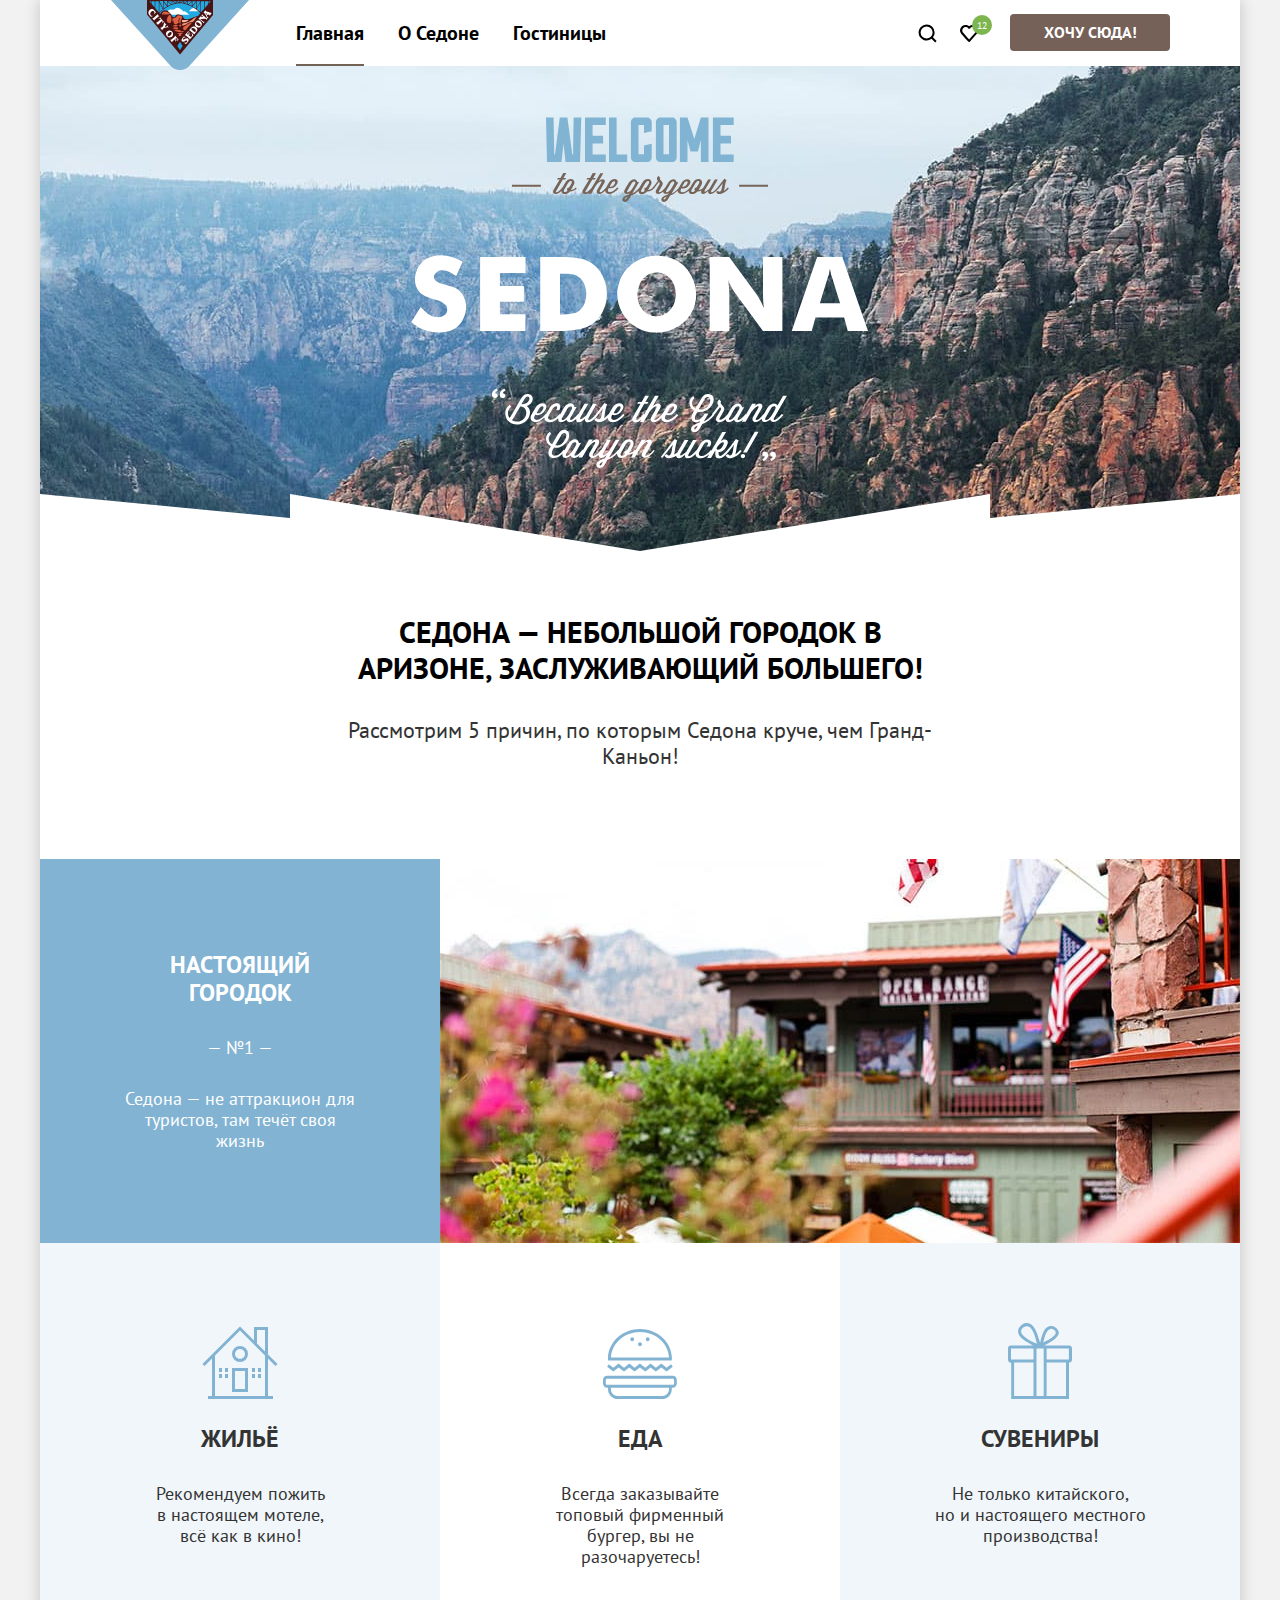
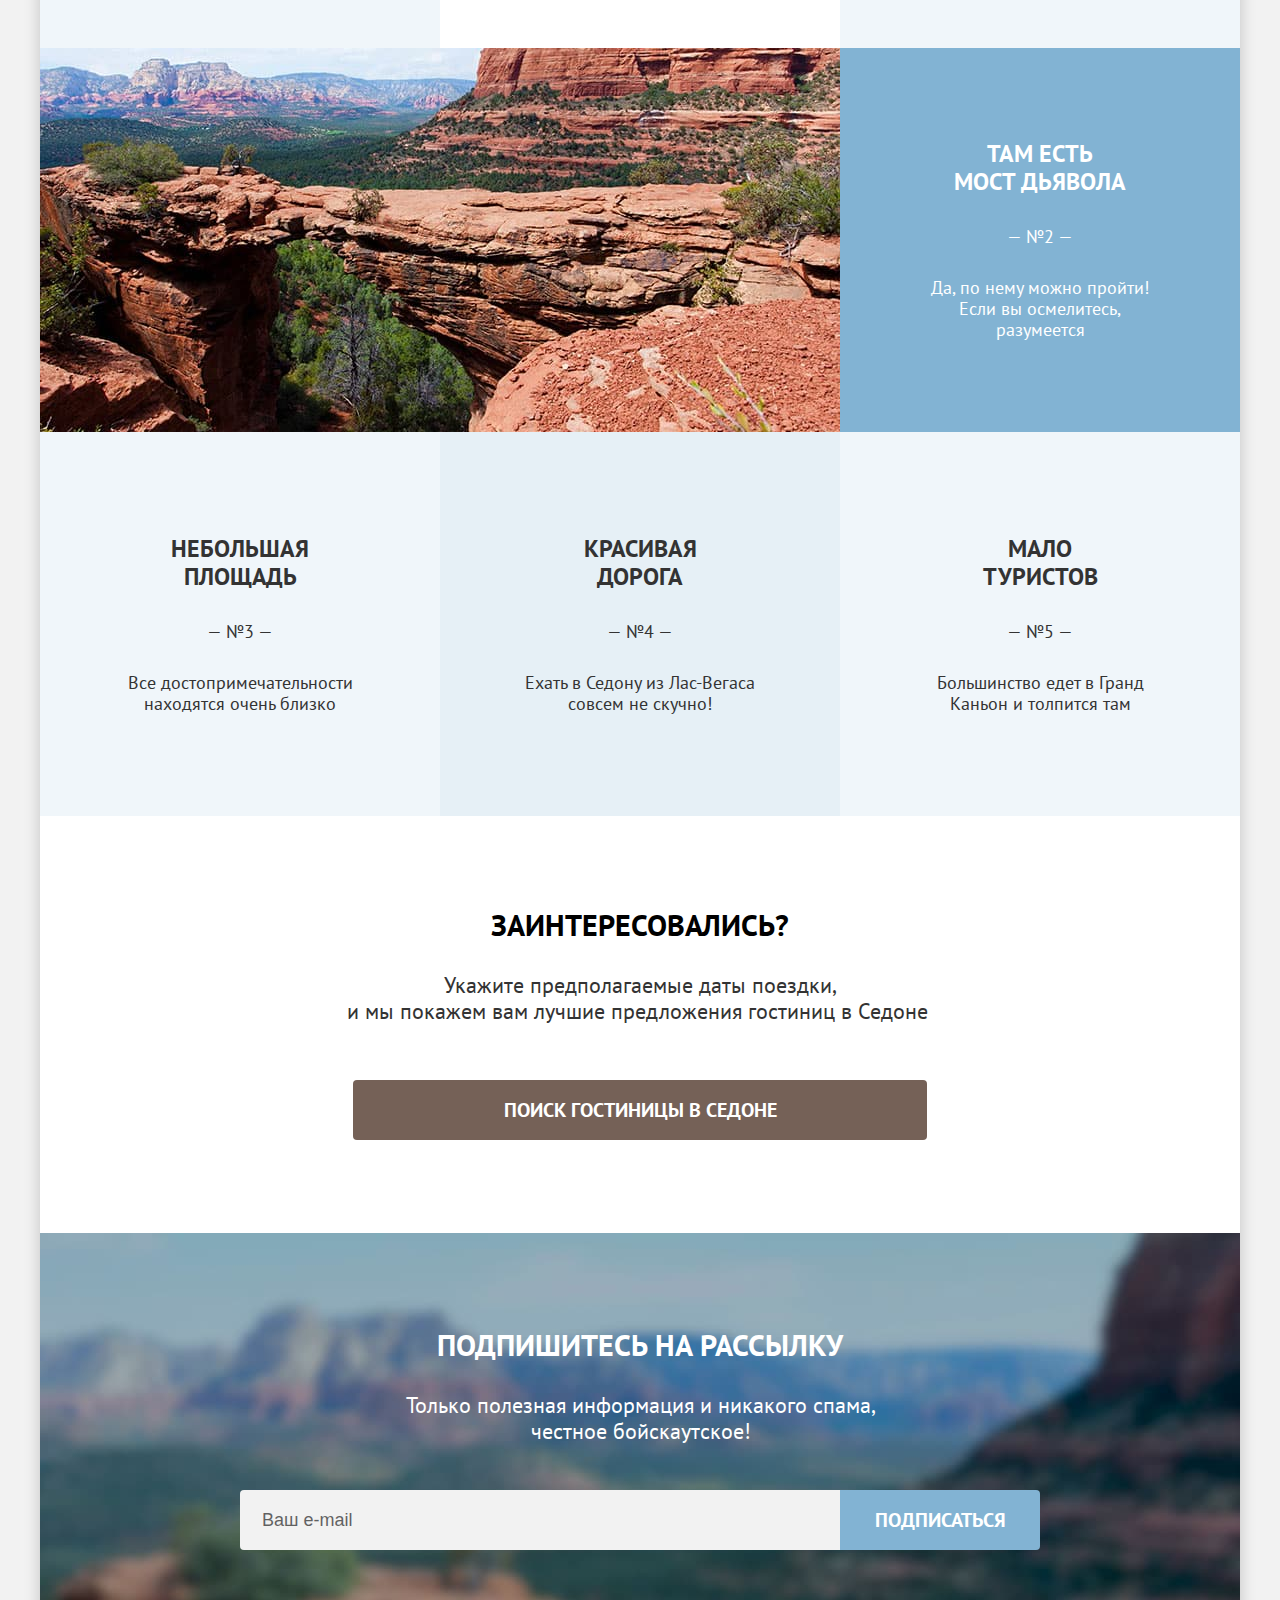
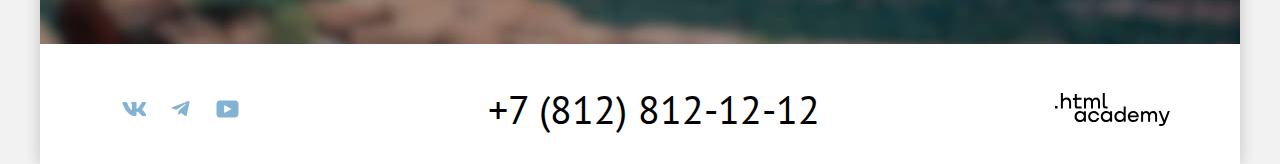
<file: index.html>
<!DOCTYPE html>
<html lang="ru">
  <head>
    <meta charset="utf-8">
    <title>HTML Academy: Седона</title>
    <link rel="icon" type="image/png" sizes="32x32" href="images/favicon.png">
    <link rel="stylesheet" href="styles/styles.css">
  </head>
  <body>
    <div class="container">
    <header class="page-header">
      <a class="logo" href="index.html">
        <img src="images/icons/logo.svg" width="139" height="70" alt="Логотип.">
      </a>
      <nav class="navigation">
        <ul class="navigation-list">
          <li class="navigation-item">
            <a class="navigation-link navigation-link-current" href="#">Главная</a>
          </li>
          <li class="navigation-item">
            <a class="navigation-link" href="#">О Седоне</a>
          </li>
          <li class="navigation-item">
            <a class="navigation-link" href="catalog.html">Гостиницы</a>
          </li>
        </ul>
        <ul class="navigation-list navigation-user">
          <li class="navigation-item">
            <a class="navigation-link" href="#">
              <svg class="navigation-icon" aria-hidden="true" focusable="false" width="21" height="20" viewBox="0 0 21 20" xmlns="http://www.w3.org/2000/svg">
                <path d="m19.61 18-3.7-3.67c1-1.3 1.7-2.98 1.7-4.87a8 8 0 0 0-8-7.96c-4.4 0-8 3.68-8 8.06a8 8 0 0 0 12.9 6.26l3.7 3.68 1.4-1.5Zm-10-2.48a6 6 0 0 1-6-5.96 6 6 0 0 1 12 0 6 6 0 0 1-6 5.96Z"/>
              </svg>
              <span class="visually-hidden">Поиск.</span>
            </a>
          </li>
          <li class="navigation-item">
            <a class="navigation-link" href="#">
              <svg class="navigation-icon" aria-hidden="true" focusable="false" width="21" height="20" viewBox="0 0 21 20" xmlns="http://www.w3.org/2000/svg">
                <path d="M10.01 19c-.3 0-.6-.1-.8-.4-5.4-6.1-6.7-7.5-7-7.9A5.4 5.4 0 0 1 6.61 2c1.3 0 2.5.5 3.5 1.3a5.46 5.46 0 0 1 9 4.1c0 1.3-.5 2.5-1.3 3.4l-7 7.9c-.2.2-.4.3-.8.3Zm-6-9.5c.3.4 3.5 4 6.1 6.9l6.2-7c.5-.5.7-1.2.7-2 0-1.8-1.5-3.3-3.3-3.3-1 0-2 .5-2.7 1.3-.3.3-.6.4-.9.4-.3 0-.6-.2-.8-.4-.7-.8-1.7-1.3-2.7-1.3-1.8 0-3.3 1.5-3.3 3.3-.1.9.3 1.6.7 2.1-.1 0-.1 0 0 0Z"/>
              </svg>
              <span class="visually-hidden">Избранное.</span>
              <span class="number-favorites">12</span>
            </a>
          </li>
          <li class="navigation-item">
            <a class="button navigation-button" href="#">Хочу сюда!</a>
          </li>
        </ul>
      </nav>
    </header>
    <main class="main-inner">
      <h1 class="visually-hidden">Отдых в городе Седона.</h1>
      <section class="greeting">
        <img class="greeting-image" src="images/icons/welcome.svg" width="458" height="352" alt="Добро пожаловать!">
        <h2 class="title welcome-title">Седона — небольшой городок в Аризоне,
заслуживающий большего!</h2>
        <p class="description-title">Рассмотрим 5 причин, по которым Седона круче, чем Гранд-Каньон!</p>
      </section>
      <section class="advantages">
        <h2 class="visually-hidden">Преимущества города Седона.</h2>
        <ol class="advantages-list">
          <li class="advantages-item">
            <div class="advantages-block advantages-blue">
              <h3 class="advantages-title">Настоящий городок</h3>
              <span class="advantages-number">— №1 —</span>
              <p class="advantages-description">Седона — не аттракцион для туристов, там течёт своя жизнь</p>
            </div>
              <img class="advantages-image" src="images/advantage/street.jpg" width="800" height="384" alt="Улица города Седона.">
            <ul class="advantages-sublist">
              <li class="advantages-subitem advantages-housing">
                <h4 class="advantages-subtitle">Жильё</h4>
                <p class="advantages-subdescription">Рекомендуем пожить в&nbsp;настоящем мотеле, всё&nbsp;как&nbsp;в кино!</p>
              </li>
              <li class="advantages-subitem advantages-eating">
                <h4 class="advantages-subtitle">Еда</h4>
                <p class="advantages-subdescription">Всегда заказывайте топовый&nbsp;фирменный бургер, вы не разочаруетесь!</p>
              </li>
              <li class="advantages-subitem advantages-souvenir">
                <h4 class="advantages-subtitle">Сувениры</h4>
                <p class="advantages-subdescription">Не только китайского, но&nbsp;и&nbsp;настоящего местного производства!</p>
              </li>
            </ul>
          </li>
          <li class="advantages-item">
              <img class="advantages-image" src="images/advantage/bridge.jpg" width="800" height="384" alt="Мост дьявола.">
            <div class="advantages-block advantages-blue">
              <h3 class="advantages-title">Там есть<br>мост дьявола</h3>
              <span class="advantages-number">— №2 —</span>
              <p class="advantages-description">Да, по нему можно пройти! Если вы осмелитесь, разумеется</p>
            </div>
            </li>
          <li class="advantages-item advantages-block">
            <h3 class="advantages-title">Небольшая площадь</h3>
            <span class="advantages-number">— №3 —</span>
            <p class="advantages-description">Все достопримечательности находятся очень близко</p>
          </li>
          <li class="advantages-item advantages-block advantages-lightblue">
            <h3 class="advantages-title">Красивая дорога</h3>
            <span class="advantages-number">— №4 —</span>
            <p class="advantages-description">Ехать в Седону из Лас-Вегаса совсем не скучно!</p>
          </li>
          <li class="advantages-item advantages-block">
            <h3 class="advantages-title">Мало туристов</h3>
            <span class="advantages-number">— №5 —</span>
            <p class="advantages-description">Большинство едет в Гранд Каньон и толпится там</p>
          </li>
        </ol>
      </section>
      <section class="search-hotel">
        <h2 class="title search-hotel-title">Заинтересовались?</h2>
        <p class="main-description search-hotel-description">Укажите предполагаемые даты поездки,<br> и мы покажем вам лучшие предложения гостиниц в Седоне&nbsp;</p>
        <a class="button search-button" href="catalog.html">Поиск гостиницы в Седоне</a>
      </section>
      <section class="subscribe">
        <h2 class="title subscribe-title">Подпишитесь на рассылку</h2>
        <p class="subscribe-description">Только полезная информация и никакого спама, честное бойскаутское!</p>
        <form class="subscribe-form" action="https://echo.htmlacademy.ru/" method="post">
          <input class="subscribe-email" type="email" name="email" id="email" placeholder="Ваш e-mail" required aria-label="Ваш e-mail.">
          <button class="button subscribe-button">Подписаться</button>
        </form>
      </section>
    </main>
    <footer class="page-footer">
      <section class="footer-social">
        <h2 class="visually-hidden">Соц. сети.</h2>
        <ul class="footer-social-list">
          <li class="footer-social-item">
            <a class="footer-social-link" href="https://vk.com/htmlacademy" target="_blank">
              <svg class="social-icon" aria-hidden="true" focusable="false" width="24" height="14" viewBox="0 0 24 14" xmlns="http://www.w3.org/2000/svg">
                <path fill-rule="evenodd" clip-rule="evenodd" d="M23.95.95c.17-.55 0-.95-.8-.95h-2.62c-.67 0-.98.35-1.14.73 0 0-1.34 3.2-3.23 5.27-.61.6-.89.8-1.22.8-.17 0-.42-.2-.42-.74V.95c0-.66-.19-.95-.74-.95H9.65c-.42 0-.67.3-.67.6 0 .61.95.76 1.05 2.5v3.8c0 .84-.16.99-.5.99-.88 0-3.05-3.21-4.33-6.89-.25-.71-.5-1-1.17-1H1.4C.65 0 .5.35.5.73c0 .68.89 4.07 4.14 8.55C6.81 12.34 9.87 14 12.65 14c1.67 0 1.88-.37 1.88-1v-2.32c0-.73.16-.88.68-.88.4 0 1.06.2 2.62 1.67C19.61 13.22 19.9 14 20.9 14h2.63c.75 0 1.13-.37.91-1.1-.24-.72-1.09-1.77-2.22-3.02-.6-.7-1.53-1.47-1.8-1.86-.4-.49-.28-.7 0-1.14 0 0 3.2-4.43 3.53-5.93Z"/>
              </svg>
              <span class="visually-hidden">ВКонтакте.</span>
            </a>
          </li>
          <li class="footer-social-item">
            <a class="footer-social-link" href="https://t.me/htmlacademy" target="_blank">
              <svg class="social-icon" aria-hidden="true" focusable="false" width="19" height="16" viewBox="0 0 19 16" xmlns="http://www.w3.org/2000/svg">
                <path d="M17.29.1 1.34 6.25c-1.09.43-1.08 1.04-.2 1.31l4.1 1.28 9.47-5.98c.44-.27.85-.12.52.18L7.55 9.96l-.28 4.22c.41 0 .6-.19.83-.41l1.99-1.93 4.13 3.05c.77.42 1.31.2 1.5-.7l2.72-12.8C18.72.27 18-.23 17.29.09Z"/>
              </svg>
              <span class="visually-hidden">Телеграм.</span>
            </a>
          </li>
          <li class="footer-social-item">
            <a class="footer-social-link" href="https://www.youtube.com/user/htmlacademyru" target="_blank">
              <svg class="social-icon" aria-hidden="true" focusable="false" width="23" height="18" viewBox="0 0 23 18" xmlns="http://www.w3.org/2000/svg">
                <path d="M19.1.5H3.68C1.81.5.5 2.1.5 3.9V14c0 1.9 1.31 3.5 3.17 3.5h15.66c1.64 0 3.17-1.6 3.17-3.4V3.9C22.28 2.1 20.97.5 19.1.5ZM8.17 13.04V4.96L15.5 9l-7.34 4.04Z"/>
              </svg>
              <span class="visually-hidden">Ютуб.</span>
            </a>
          </li>
        </ul>
      </section>
      <section class="footer-contacts">
        <h2 class="visually-hidden">Контактный телефон.</h2>
        <a class="footer-contacts-phone" href="tel:+78128121212">+7 (812) 812-12-12</a>
      </section>
      <section class="footer-logo">
        <h2 class="visually-hidden">HTML Academy.</h2>
        <a class="footer-logo-link" href="https://htmlacademy.ru/" target="_blank">
          <svg class="academy-logo" aria-hidden="true" focusable="false" width="115" height="33" viewBox="0 0 115 33" xmlns="http://www.w3.org/2000/svg"><path fill-rule="evenodd" clip-rule="evenodd" d="M8 6.2c.8-1 2-1.7 3.6-1.7 2.7 0 4.6 1.9 4.5 4.9v6.1h-2V9.8c0-1.8-1.1-3.2-2.9-3.2-2 0-3.3 1.5-3.3 3.6v5.3h-2V0h2v6.2H8Zm-8 9.3v-2.6h2.5v2.6H0ZM26.6 4.8h-4.8V1.1h-2v3.8h-1.9v2h1.9v6c0 1.7 1 2.7 2.7 2.7h4.1v-2h-3.7c-.7 0-1.1-.4-1.1-1.1V6.8h4.8v-2Zm11 1.9c.6-1.3 1.9-2.1 3.5-2.1 2.5 0 4 1.8 3.9 4.3v6.5h-2V9.1c0-1.6-.9-2.6-2.4-2.6-1.2 0-2.6.9-2.6 3.3v5.6h-2V9.1c0-1.6-.9-2.6-2.4-2.6C32 6.5 31 8 31 10v5.4h-2V4.8h1.9v1.6h.1c.6-1 1.7-1.8 3.1-1.8 1.6 0 2.8.9 3.4 2.1h.1Zm10.2 6c0 1.7 1 2.7 2.8 2.7h2v-2h-1.7c-.7 0-1.1-.4-1.1-1.1V0h-2v12.7ZM25 17.9c1.7 0 3 .7 3.9 1.8v-1.5h2v10.6h-2v-1.6h-.1c-.8 1.1-2 1.9-3.8 1.9-3.1 0-5.4-2.3-5.4-5.6s2.3-5.6 5.4-5.6Zm-3.3 5.6c0 2 1.4 3.6 3.6 3.6s3.6-1.7 3.6-3.6c0-2-1.4-3.6-3.6-3.6s-3.6 1.6-3.6 3.6ZM44.2 22c-.5-2.4-2.6-4.1-5.4-4.1a5.4 5.4 0 0 0-5.6 5.6c0 3.1 2.2 5.6 5.6 5.6 2.8 0 4.9-1.8 5.4-4.2h-2.1a3.4 3.4 0 0 1-3.3 2.3c-2.2 0-3.6-1.6-3.6-3.6s1.4-3.6 3.6-3.6c1.6 0 2.8 1 3.3 2.2h2.1V22Zm7-4.1c1.7 0 3 .7 3.9 1.8v-1.5h2v10.6h-2v-1.6H55c-.8 1.1-2 1.9-3.8 1.9-3.1 0-5.4-2.3-5.4-5.6s2.3-5.6 5.4-5.6Zm-3.3 5.6c0 2 1.4 3.6 3.6 3.6 2.1 0 3.6-1.7 3.6-3.6 0-2-1.4-3.6-3.6-3.6s-3.6 1.6-3.6 3.6Zm20.8-3.7c-.9-1.1-2.2-1.9-3.9-1.9-3.1 0-5.4 2.3-5.4 5.6s2.2 5.6 5.4 5.6c1.7 0 3-.8 3.8-1.8h.1v1.5h2V13.4h-2v6.4Zm-3.6 7.3c-2.2 0-3.6-1.6-3.6-3.6s1.4-3.6 3.6-3.6 3.6 1.6 3.6 3.6c-.1 2-1.5 3.6-3.6 3.6Zm7.7-3.6c0-3.1 2.2-5.6 5.5-5.6 3.5 0 5.7 2.7 5.5 6.3H75c.1 1.6 1.5 2.9 3.4 2.9 1.4 0 2.5-.6 3-1.6h2.1c-.7 2.3-2.7 3.6-5.2 3.6-3.4 0-5.5-2.6-5.5-5.6Zm8.8-1.1c-.3-1.6-1.6-2.6-3.3-2.6-1.7 0-2.9 1.1-3.2 2.6h6.5Zm16.6-4.5c-1.6 0-2.9.8-3.6 2h-.1c-.6-1.2-1.8-2-3.4-2-1.4 0-2.5.7-3.1 1.8v-1.5h-1.9v10.6h2v-5.4c0-2 1-3.4 2.6-3.5 1.5 0 2.4 1 2.4 2.6v6.3h2v-5.6c0-2.4 1.4-3.3 2.6-3.3 1.5 0 2.4 1 2.4 2.6v6.3h2v-6.5c.1-2.6-1.4-4.4-3.9-4.4Zm7.6.2 3.6 8.9 3.4-8.9h2.1l-4.7 12.2c-.7 1.8-1.7 2.6-3.5 2.6h-2.5v-2h2.5c1 0 1.4-.3 1.7-1.2l-4.8-11.6h2.2Z"/></svg>
          <span class="visually-hidden">HTML Academy.</span>
        </a>
      </section>
    </footer>

    <!-- Модальное окно -->

      <div class="modal-container modal-container-close">
        <div class="modal modal-auth">
          <button class="modal-close-button">
            <svg class="close-icon" aria-hidden="true" focusable="false" width="21" height="20" viewBox="0 0 21 20" xmlns="http://www.w3.org/2000/svg">
              <path d="M17.11 4.3 15.82 3l-5.7 5.7L4.4 3 3.1 4.3 8.82 10l-5.7 5.7L4.4 17l5.7-5.7 5.71 5.7 1.3-1.3L11.4 10l5.7-5.7Z"/>
            </svg>
            <span class="visually-hidden">Закрыть.</span>
          </button>
          <section class="modal-content">
            <h2 class="modal-title">Поиск гостиницы в седоне</h2>
            <form class="search-form" action="https://echo.htmlacademy.ru/" method="post">
              <div class="field-date-group">
                <label class="search-form-label" for="date-in">Дата Заезда:</label>
                <input class="search-form-field field" type="text" id="date-in" name="date-in" placeholder="27 апреля 2020" required>
                <button class="button-calendar" type="button">
                  <span class="visually-hidden">Выбрать дату.</span>
                </button>
                <p class="search-status error-status">Мы не можем отправить вас в прошлое.</p>
              </div>
              <div class="field-date-group">
                <label class="search-form-label" for="date-out">Дата Выезда:</label>
                <input class="search-form-field field" type="text" id="date-out" name="date-out" placeholder="1 сентября 2021" required>
                <button class="button-calendar" type="button">
                  <span class="visually-hidden">Выбрать дату.</span>
                </button>
                <p class="search-status">На эти даты есть свободные номера. Пока есть.</p>
              </div>
              <div class="field-adult-group">
                <label class="search-form-label" for="adult">Взрослые:</label>
                <button class="button-people button-minus" type="button">
                  <span class="visually-hidden">Уменшить количество.</span>
                </button>
                <input class="field field-people" type="text" id="adult" name="adult" placeholder="2" required>
                <button class="button-people button-plus" type="button">
                  <span class="visually-hidden">Увеличить количество.</span>
                </button>
              </div>
              <div class="field-child-group">
                <label class="search-form-label" for="child">Дети:</label>
                <span class="tooltip">
                  <button class="tooltip-toggle" type="button" aria-labelledby="tooltip-label">
                    <svg class="tooltip-icon" width="1" height="9" viewBox="0 0 1 9" xmlns="http://www.w3.org/2000/svg" aria-label="Информация про детей.">
                      <g clip-path="url(#clip0_39785_729)">
                        <path fill-rule="evenodd" clip-rule="evenodd" d="M0 9H1L1 3H0L0 9Z"/>
                        <path fill-rule="evenodd" clip-rule="evenodd" d="M1 0H0V1H1V0Z"/>
                      </g>
                      <defs>
                        <clipPath id="clip0_39785_729">
                          <rect fill-rule="evenodd" clip-rule="evenodd" width="1" height="9"/>
                        </clipPath>
                      </defs>
                    </svg>
                  </button>
                  <span class="tooltip-text" role="tooltip" id="tooltip-label">
                    Укажите количество детей, которые будут с вами, возраст которых от 6 до 18 лет. Дети до 6 лет размещаются бесплатно.
                  </span>
                </span>
                <button class="button-people button-minus" type="button">
                  <span class="visually-hidden">Уменшить количество.</span>
                </button>
                <input class="field field-people" type="text" id="child" name="child" placeholder="1" required>
                <button class="button-people button-plus" type="button">
                  <span class="visually-hidden">Увеличить количество.</span>
                </button>
              </div>
              <button class="button modal-search-button">Найти</button>
            </form>
          </section>
        </div>
      </div>
    </div>
  </body>
</html>
</file>
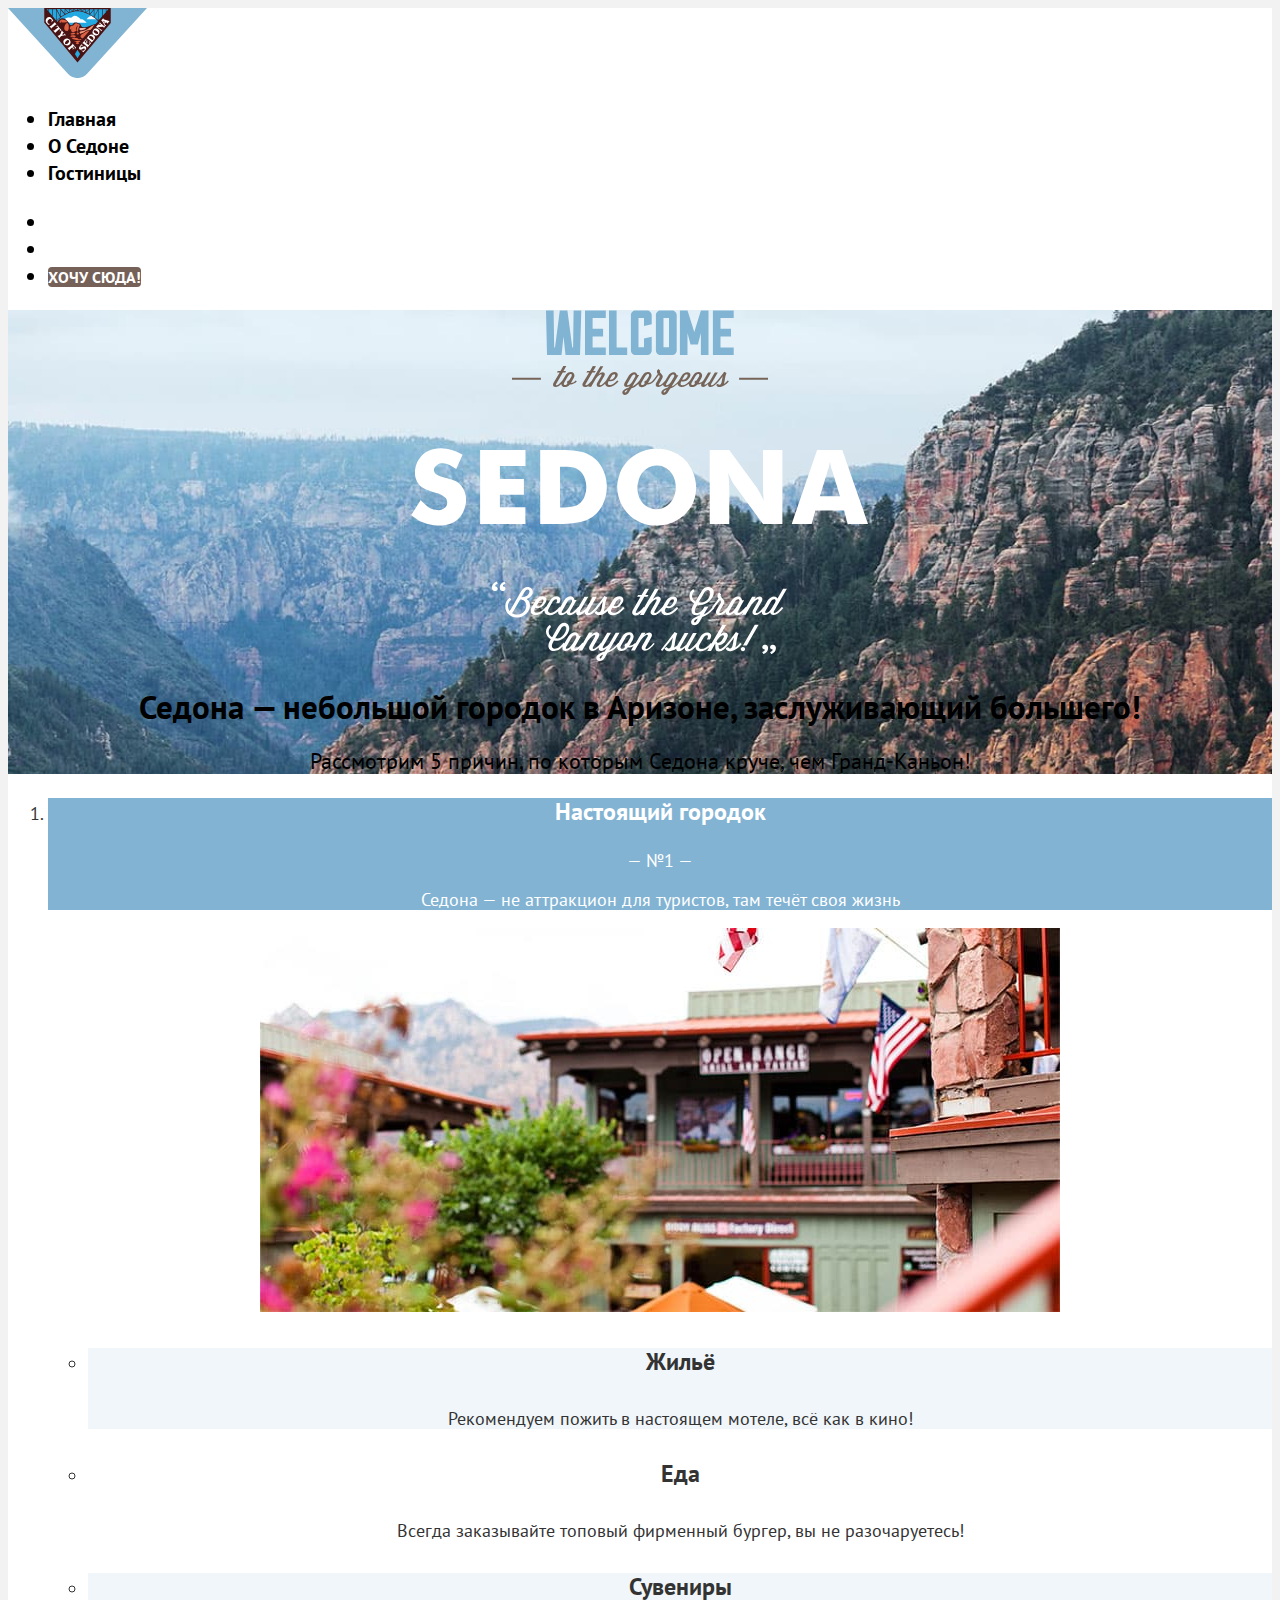
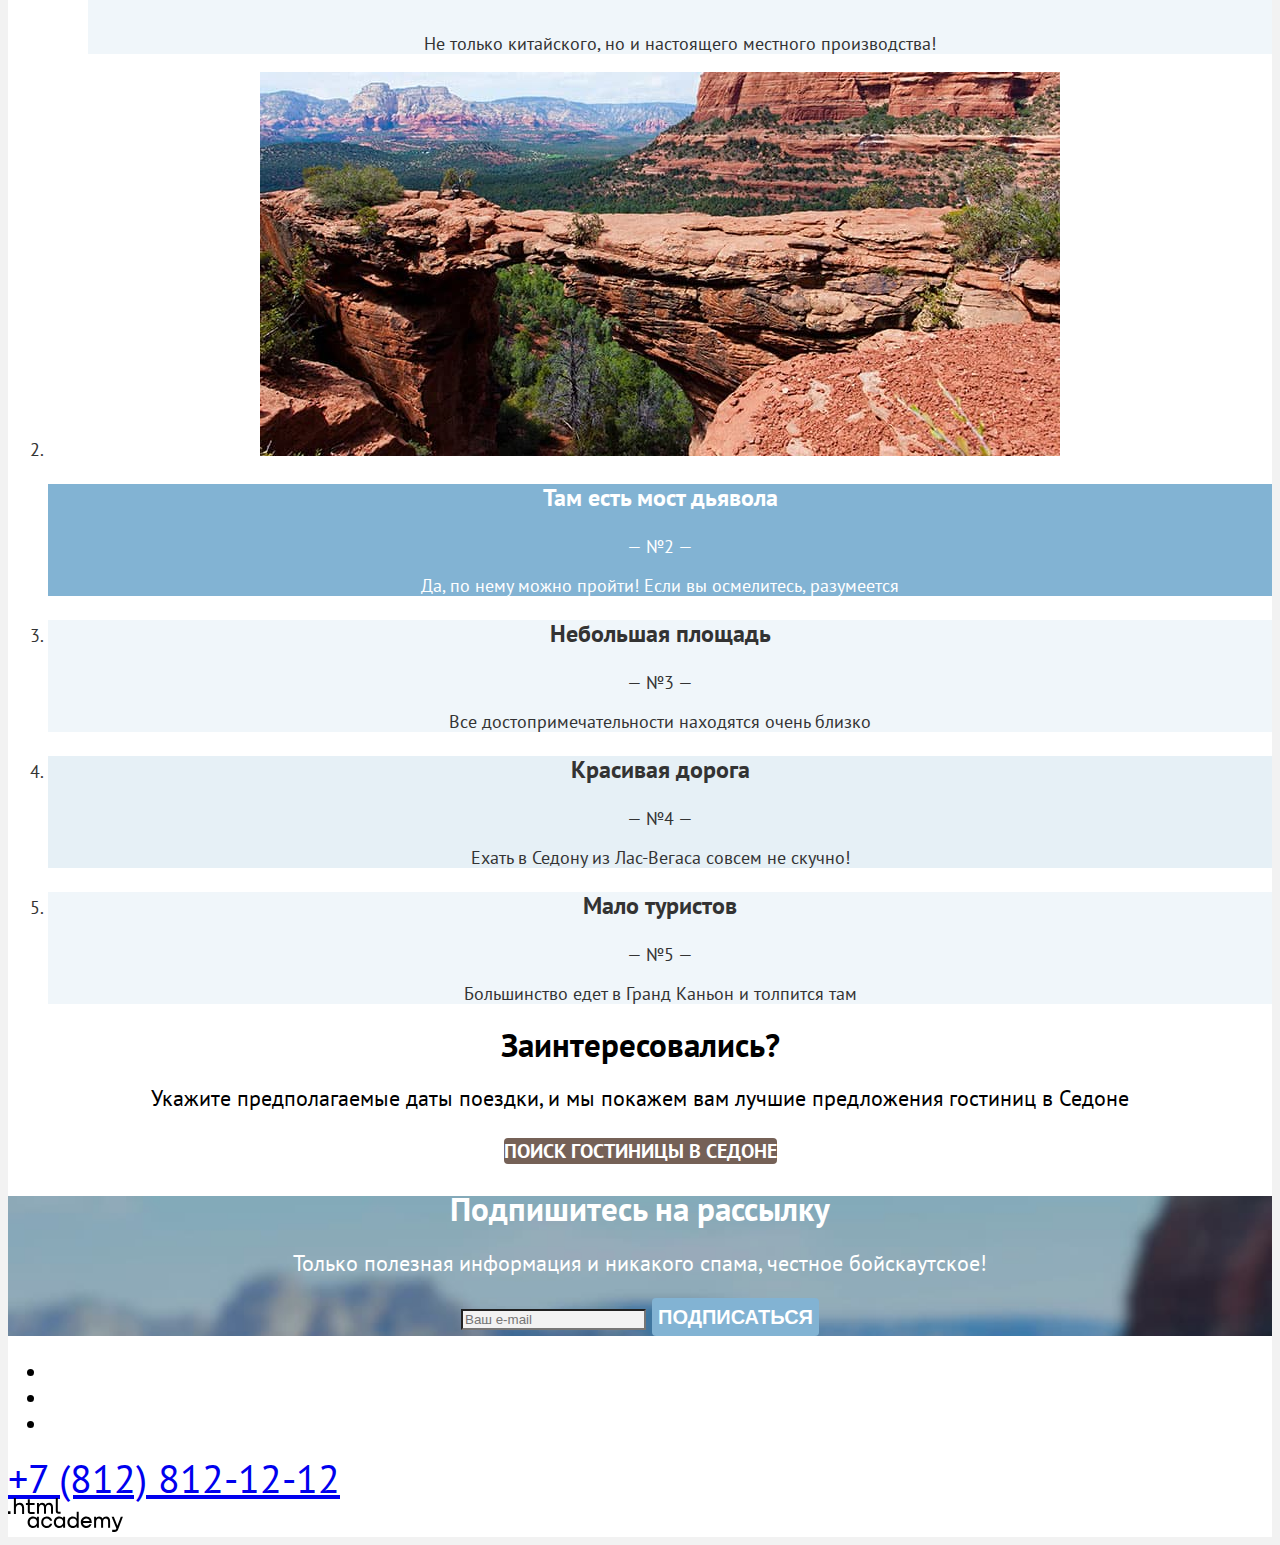
<file: 3/index.html>
<!DOCTYPE html>
<html lang="ru">
  <head>
    <meta charset="utf-8">
    <title>HTML Academy: Седона</title>
    <link rel="stylesheet" href="styles/styles.css">
    <base href="https://htmlacademy-htmlcss.github.io/1996137-sedona-34/3/">
</head>
  <body>
    <div class="container">
    <header class="page-header">
      <a class="logo" href="index.html">
        <img src="images/icons/logo.svg" width="139" height="70" alt="Логотип">
      </a>
      <nav class="navigation">
        <ul class="navigation-list">
          <li class="navigation-item">
            <a class="navigation-link" href="#">Главная</a>
          </li>
          <li class="navigation-item">
            <a class="navigation-link" href="#">О Седоне</a>
          </li>
          <li class="navigation-item">
            <a class="navigation-link" href="catalog.html">Гостиницы</a>
          </li>
        </ul>
        <ul class="navigation-list navigation-user">
          <li class="navigation-item">
            <a class="navigation-link" href="">
              <span class="visually-hidden">Поиск</span>
            </a>
          </li>
          <li class="navigation-item">
            <a class="navigation-link" href="">
              <span class="visually-hidden">Избранное</span>
            </a>
          </li>
          <li class="navigation-item">
            <a class="button navigation-button" href="#">Хочу сюда!</a>
          </li>
        </ul>
      </nav>
    </header>
    <main class="main-inner">
      <h1 class="visually-hidden">Отдых в городе Седона</h1>
      <section class="greeting">
        <img src="images/icons/welcome.svg" width="458" height="352" alt="Добро пожаловать!">
        <h2 class="title welcome-title">Седона — небольшой городок в Аризоне,
заслуживающий большего!</h2>
        <p class="description-title">Рассмотрим 5 причин, по которым Седона круче, чем Гранд-Каньон!</p>
      </section>
      <section class="advantages">
        <h2 class="visually-hidden">Преимущества города Седона</h2>
        <ol class="advantages-list">
          <li class="advantages-item">
            <div class="advantages-block advantages-blue">
              <h3 class="advantages-title">Настоящий городок</h3>
              <span class="advantages-description">— №1 —</span>
              <p class="advantages-description">Седона — не аттракцион для туристов, там течёт своя жизнь</p>
            </div>
            <div class="advantages-image">
              <img src="images/advantage/street.jpg" width="800" height="384" alt="Улица города Седона">
            </div>
            <ul class="advantages-sublist">
              <li class="advantages-subitem">
                <h4 class="advantages-subtitle">Жильё</h4>
                <p class="advantages-subdescription">Рекомендуем пожить в настоящем мотеле, всё как в кино!</p>
              </li>
              <li class="advantages-subitem">
                <h4 class="advantages-subtitle">Еда</h4>
                <p class="advantages-subdescription">Всегда заказывайте топовый фирменный бургер, вы не разочаруетесь!</p>
              </li>
              <li class="advantages-subitem">
                <h4 class="advantages-subtitle">Сувениры</h4>
                <p class="advantages-subdescription">Не только китайского, но и настоящего местного производства!</p>
              </li>
            </ul>
          </li>
          <li class="advantages-item">
            <div class="advantages-image">
              <img src="images/advantage/bridge.jpg" width="800" height="384" alt="Мост дьявола">
            </div>
            <div class="advantages-block advantages-blue">
              <h3 class="advantages-title">Там есть мост дьявола</h3>
              <span class="advantages-description">— №2 —</span>
              <p class="advantages-description">Да, по нему можно пройти! Если вы осмелитесь, разумеется</p>
            </div>
            </li>
          <li class="advantages-item advantages-block">
            <h3 class="advantages-title">Небольшая площадь</h3>
            <span class="advantages-description">— №3 —</span>
            <p class="advantages-description">Все достопримечательности находятся очень близко</p>
          </li>
          <li class="advantages-item advantages-block advantages-lightblue">
            <h3 class="advantages-title">Красивая дорога</h3>
            <span class="advantages-description">— №4 —</span>
            <p class="advantages-description">Ехать в Седону из Лас-Вегаса совсем не скучно!</p>
          </li>
          <li class="advantages-item advantages-block">
            <h3 class="advantages-title">Мало туристов</h3>
            <span class="advantages-description">— №5 —</span>
            <p class="advantages-description">Большинство едет в Гранд Каньон и толпится там</p>
          </li>
        </ol>
      </section>
      <section class="search-hotel">
        <h2 class="main-title search-hotel-title">Заинтересовались?</h2>
        <p class="main-description search-hotel-description">Укажите предполагаемые даты поездки, и мы покажем вам лучшие предложения гостиниц в Седоне</p>
        <a class="button search-button" href="catalog.html">Поиск гостиницы в Седоне</a>
      </section>
      <section class="subscribe">
        <h2 class="main-title subscribe-title">Подпишитесь на рассылку</h2>
        <p class="subscribe-description">Только полезная информация и никакого спама, честное бойскаутское!</p>
        <form class="subscribe-form" action="https://echo.htmlacademy.ru/" method="post">
          <input class="subscribe-email" type="email" name="email" id="email" placeholder="Ваш e-mail" required>
          <button class="button subscribe-button">Подписаться</button>
        </form>
      </section>
    </main>
    <footer class="page-footer">
      <section class="footer-social">
        <h2 class="visually-hidden">Соц. сети</h2>
        <ul class="footer-social-list">
          <li class="footer-social-item">
            <a class="footer-social-link" href="#">
              <span class="visually-hidden">ВКонтакте</span>
            </a>
          </li>
          <li class="footer-social-item">
            <a class="footer-social-link" href="#">
              <span class="visually-hidden">Телеграм</span>
            </a>
          </li>
          <li class="footer-social-item">
            <a class="footer-social-link" href="#">
              <span class="visually-hidden">Ютуб</span>
            </a>
          </li>
        </ul>
      </section>
      <section class="footer-contacts">
        <h2 class="visually-hidden">Контактный телефон</h2>
        <a class="footer-contacts-phone" href="tel:+78128121212">+7 (812) 812-12-12</a>
      </section>
      <section class="footer-logo">
        <h2 class="visually-hidden">HTML Academy</h2>
        <a class="footer-logo-link" href="https://htmlacademy.ru/" target="_blank">
          <img class="footer-logo-img" src="images/icons/htmlacademy.svg" width="115" height="34" alt="Логотип HTML Academy">
        </a>
      </section>
    </footer>
    </div>
  </body>
</html>
</file>
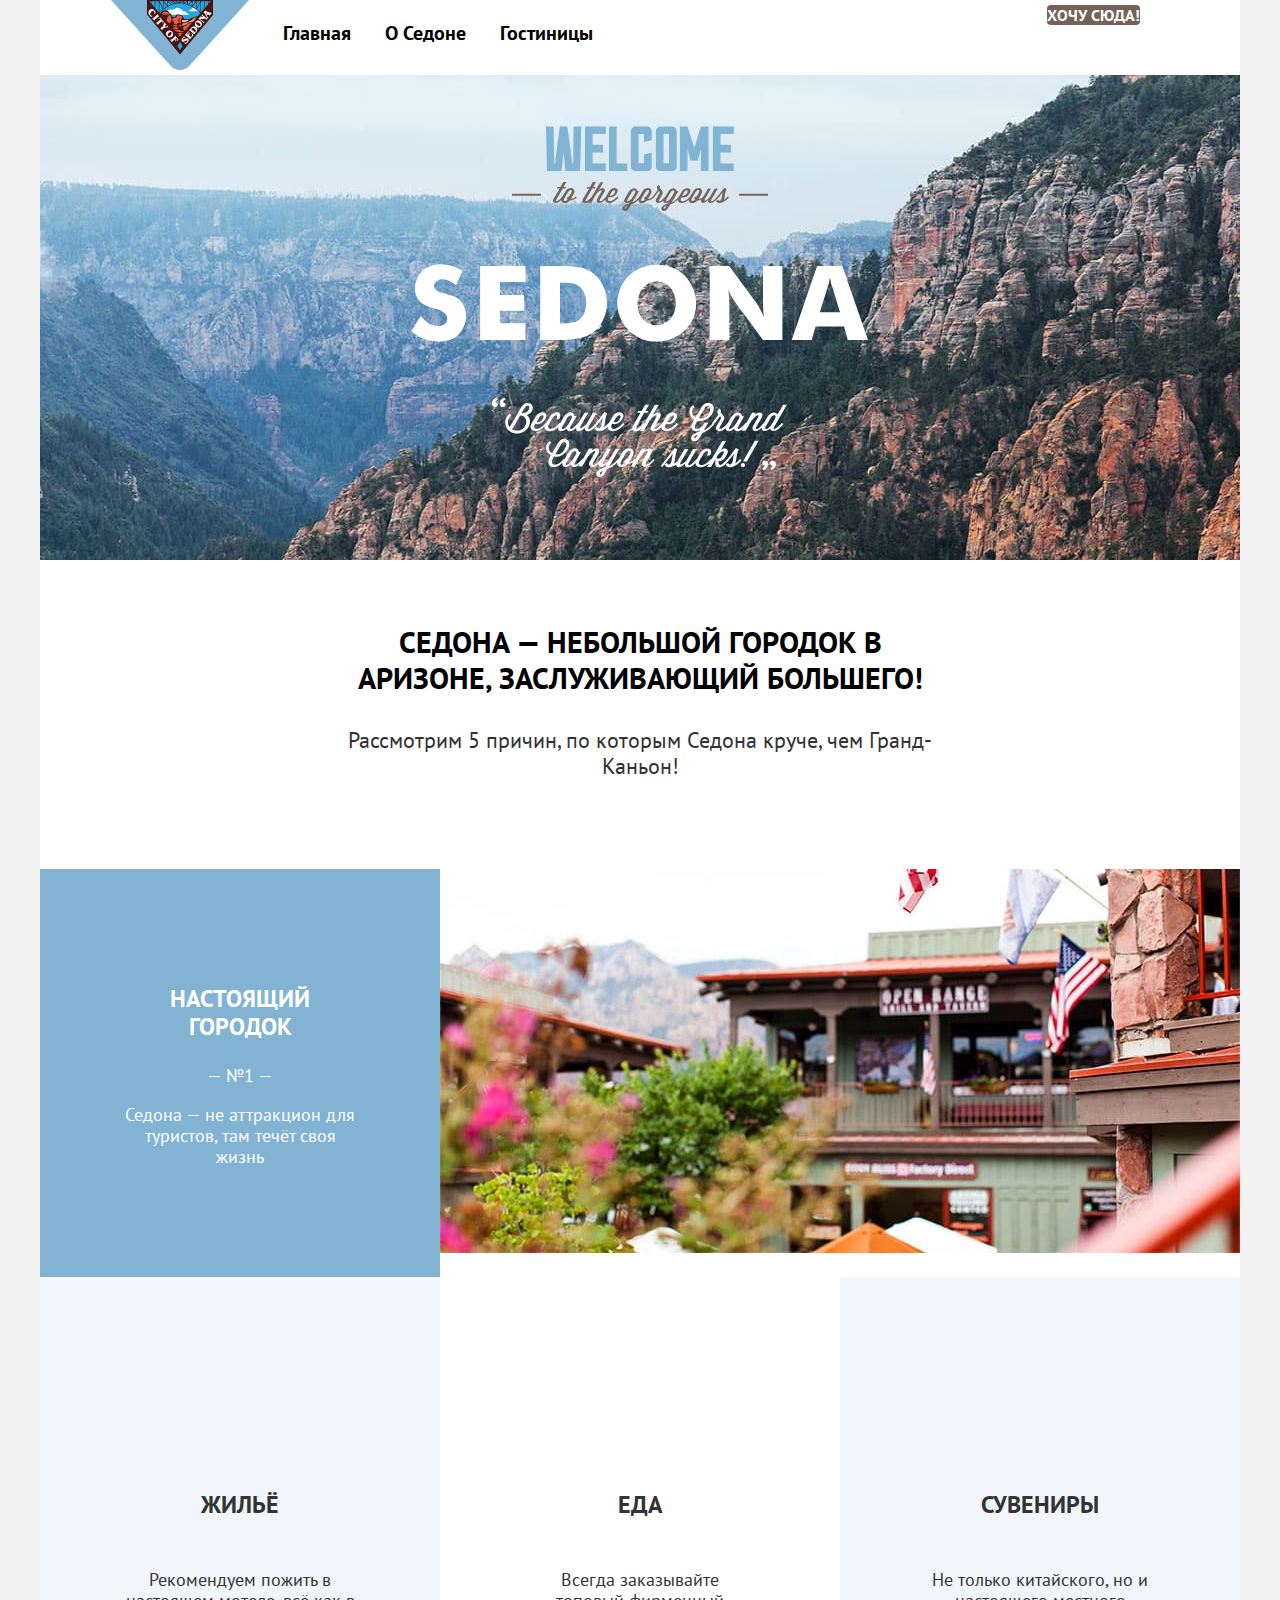
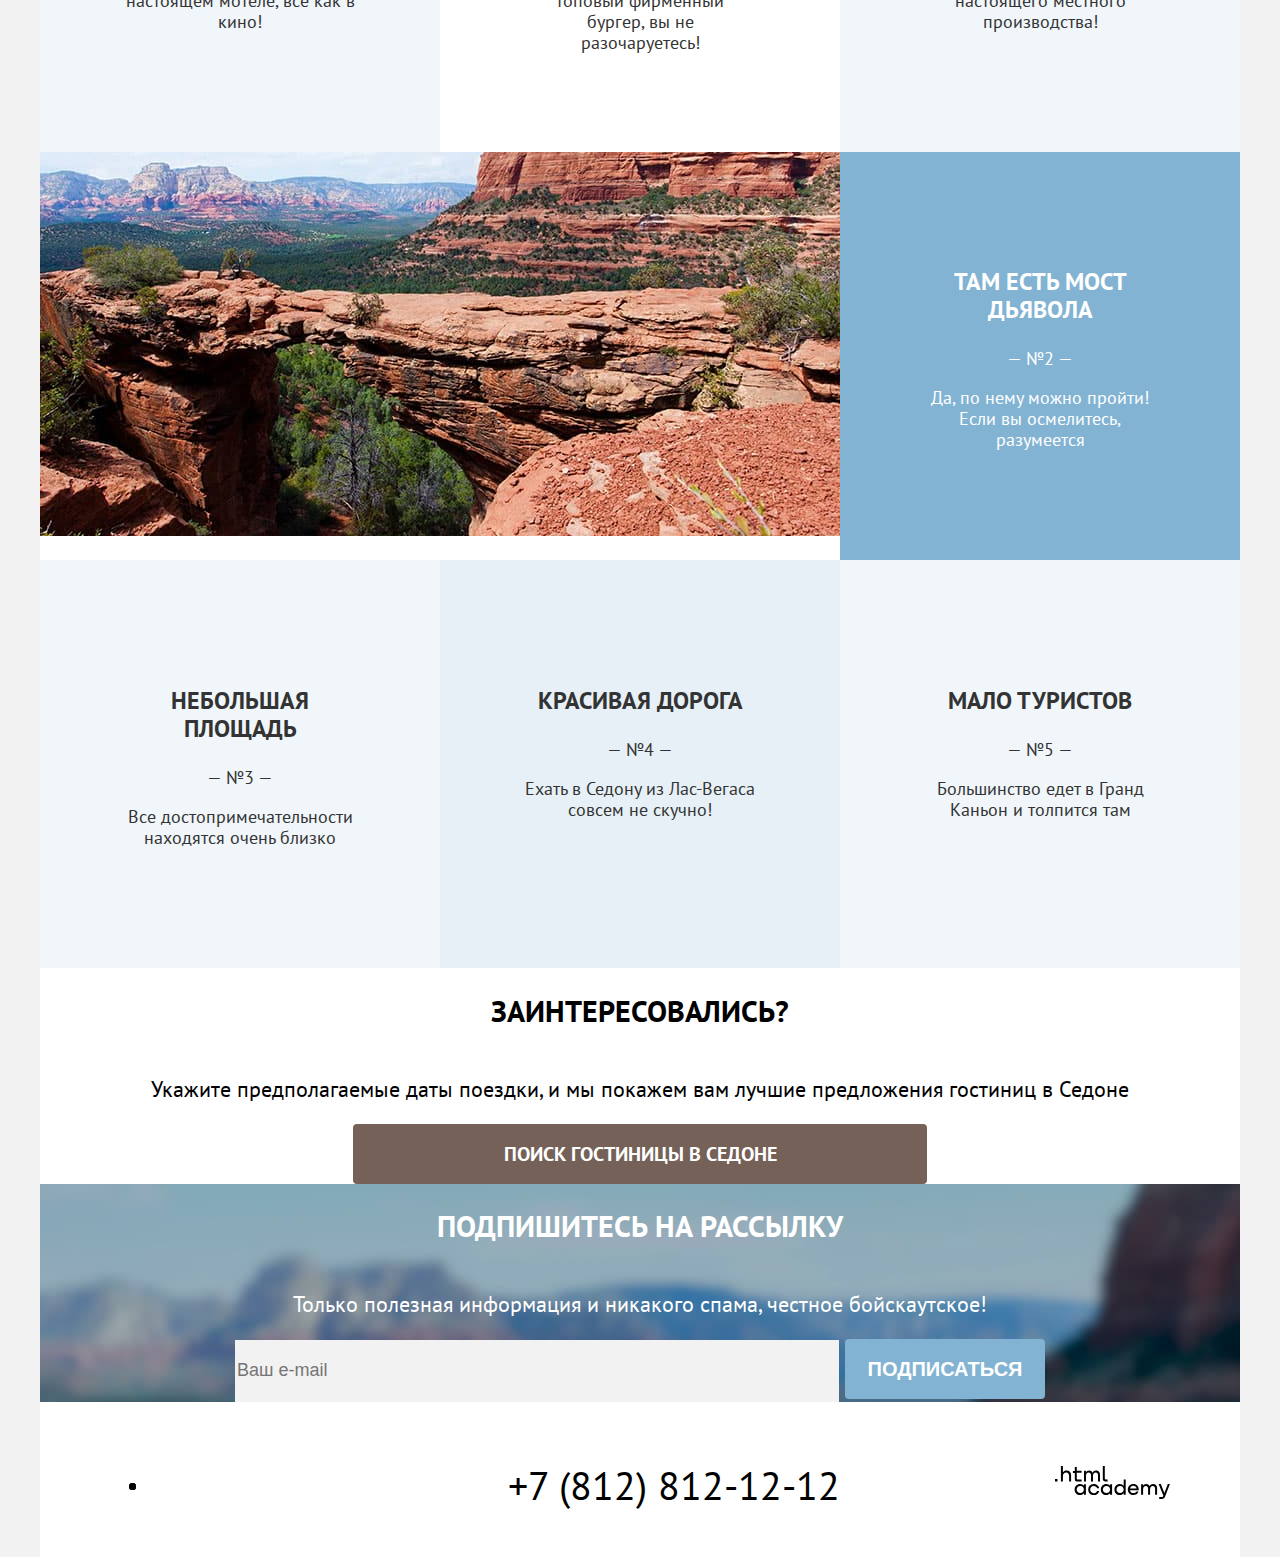
<file: 4/index.html>
<!DOCTYPE html>
<html lang="ru">
  <head>
    <meta charset="utf-8">
    <title>HTML Academy: Седона</title>
    <link rel="stylesheet" href="styles/styles.css">
    <base href="https://htmlacademy-htmlcss.github.io/1996137-sedona-34/4/">
</head>
  <body>
    <div class="container">
    <header class="page-header">
      <a class="logo" href="index.html">
        <img src="images/icons/logo.svg" width="139" height="70" alt="Логотип.">
      </a>
      <nav class="navigation">
        <ul class="navigation-list">
          <li class="navigation-item">
            <a class="navigation-link" href="#">Главная</a>
          </li>
          <li class="navigation-item">
            <a class="navigation-link" href="#">О Седоне</a>
          </li>
          <li class="navigation-item">
            <a class="navigation-link" href="catalog.html">Гостиницы</a>
          </li>
        </ul>
        <ul class="navigation-list navigation-user">
          <li class="navigation-item">
            <a class="navigation-link" href="#">
              <span class="visually-hidden">Поиск.</span>
            </a>
          </li>
          <li class="navigation-item">
            <a class="navigation-link" href="#">
              <span class="visually-hidden">Избранное.</span>
            </a>
          </li>
          <li class="navigation-item">
            <a class="button navigation-button" href="#">Хочу сюда!</a>
          </li>
        </ul>
      </nav>
    </header>
    <main class="main-inner">
      <h1 class="visually-hidden">Отдых в городе Седона.</h1>
      <section class="greeting">
        <img class="greeting-image" src="images/icons/welcome.svg" width="458" height="352" alt="Добро пожаловать!">
        <h2 class="title welcome-title">Седона — небольшой городок в Аризоне,
заслуживающий большего!</h2>
        <p class="description-title">Рассмотрим 5 причин, по которым Седона круче, чем Гранд-Каньон!</p>
      </section>
      <section class="advantages">
        <h2 class="visually-hidden">Преимущества города Седона.</h2>
        <ol class="advantages-list">
          <li class="advantages-item">
            <div class="advantages-block advantages-blue">
              <h3 class="advantages-title">Настоящий городок</h3>
              <span class="advantages-description">— №1 —</span>
              <p class="advantages-description">Седона — не аттракцион для туристов, там течёт своя жизнь</p>
            </div>
              <img class="advantages-image" src="images/advantage/street.jpg" width="800" height="384" alt="Улица города Седона.">
            <ul class="advantages-sublist">
              <li class="advantages-subitem">
                <h4 class="advantages-subtitle">Жильё</h4>
                <p class="advantages-subdescription">Рекомендуем пожить в настоящем мотеле, всё как в кино!</p>
              </li>
              <li class="advantages-subitem">
                <h4 class="advantages-subtitle">Еда</h4>
                <p class="advantages-subdescription">Всегда заказывайте топовый фирменный бургер, вы не разочаруетесь!</p>
              </li>
              <li class="advantages-subitem">
                <h4 class="advantages-subtitle">Сувениры</h4>
                <p class="advantages-subdescription">Не только китайского, но и настоящего местного производства!</p>
              </li>
            </ul>
          </li>
          <li class="advantages-item">
            <div class="advantages-image">
              <img src="images/advantage/bridge.jpg" width="800" height="384" alt="Мост дьявола">
            </div>
            <div class="advantages-block advantages-blue">
              <h3 class="advantages-title">Там есть мост дьявола</h3>
              <span class="advantages-description">— №2 —</span>
              <p class="advantages-description">Да, по нему можно пройти! Если вы осмелитесь, разумеется</p>
            </div>
            </li>
          <li class="advantages-item advantages-block">
            <h3 class="advantages-title">Небольшая площадь</h3>
            <span class="advantages-description">— №3 —</span>
            <p class="advantages-description">Все достопримечательности находятся очень близко</p>
          </li>
          <li class="advantages-item advantages-block advantages-lightblue">
            <h3 class="advantages-title">Красивая дорога</h3>
            <span class="advantages-description">— №4 —</span>
            <p class="advantages-description">Ехать в Седону из Лас-Вегаса совсем не скучно!</p>
          </li>
          <li class="advantages-item advantages-block">
            <h3 class="advantages-title">Мало туристов</h3>
            <span class="advantages-description">— №5 —</span>
            <p class="advantages-description">Большинство едет в Гранд Каньон и толпится там</p>
          </li>
        </ol>
      </section>
      <section class="search-hotel">
        <h2 class="title search-hotel-title">Заинтересовались?</h2>
        <p class="main-description search-hotel-description">Укажите предполагаемые даты поездки, и мы покажем вам лучшие предложения гостиниц в Седоне</p>
        <a class="button search-button" href="catalog.html">Поиск гостиницы в Седоне</a>
      </section>
      <section class="subscribe">
        <h2 class="title subscribe-title">Подпишитесь на рассылку</h2>
        <p class="subscribe-description">Только полезная информация и никакого спама, честное бойскаутское!</p>
        <form class="subscribe-form" action="https://echo.htmlacademy.ru/" method="post">
          <input class="subscribe-email" type="email" name="email" id="email" placeholder="Ваш e-mail" required>
          <button class="button subscribe-button">Подписаться</button>
        </form>
      </section>
    </main>
    <footer class="page-footer">
      <section class="footer-social">
        <h2 class="visually-hidden">Соц. сети.</h2>
        <ul class="footer-social-list">
          <li class="footer-social-item">
            <a class="footer-social-link" href="#">
              <span class="visually-hidden">ВКонтакте.</span>
            </a>
          </li>
          <li class="footer-social-item">
            <a class="footer-social-link" href="#">
              <span class="visually-hidden">Телеграм.</span>
            </a>
          </li>
          <li class="footer-social-item">
            <a class="footer-social-link" href="#">
              <span class="visually-hidden">Ютуб.</span>
            </a>
          </li>
        </ul>
      </section>
      <section class="footer-contacts">
        <h2 class="visually-hidden">Контактный телефон.</h2>
        <a class="footer-contacts-phone" href="tel:+78128121212">+7 (812) 812-12-12</a>
      </section>
      <section class="footer-logo">
        <h2 class="visually-hidden">HTML Academy</h2>
        <a class="footer-logo-link" href="https://htmlacademy.ru/" target="_blank">
          <img class="footer-logo-img" src="images/icons/htmlacademy.svg" width="115" height="34" alt="Логотип HTML Academy">
        </a>
      </section>
    </footer>
    </div>
  </body>
</html>
</file>
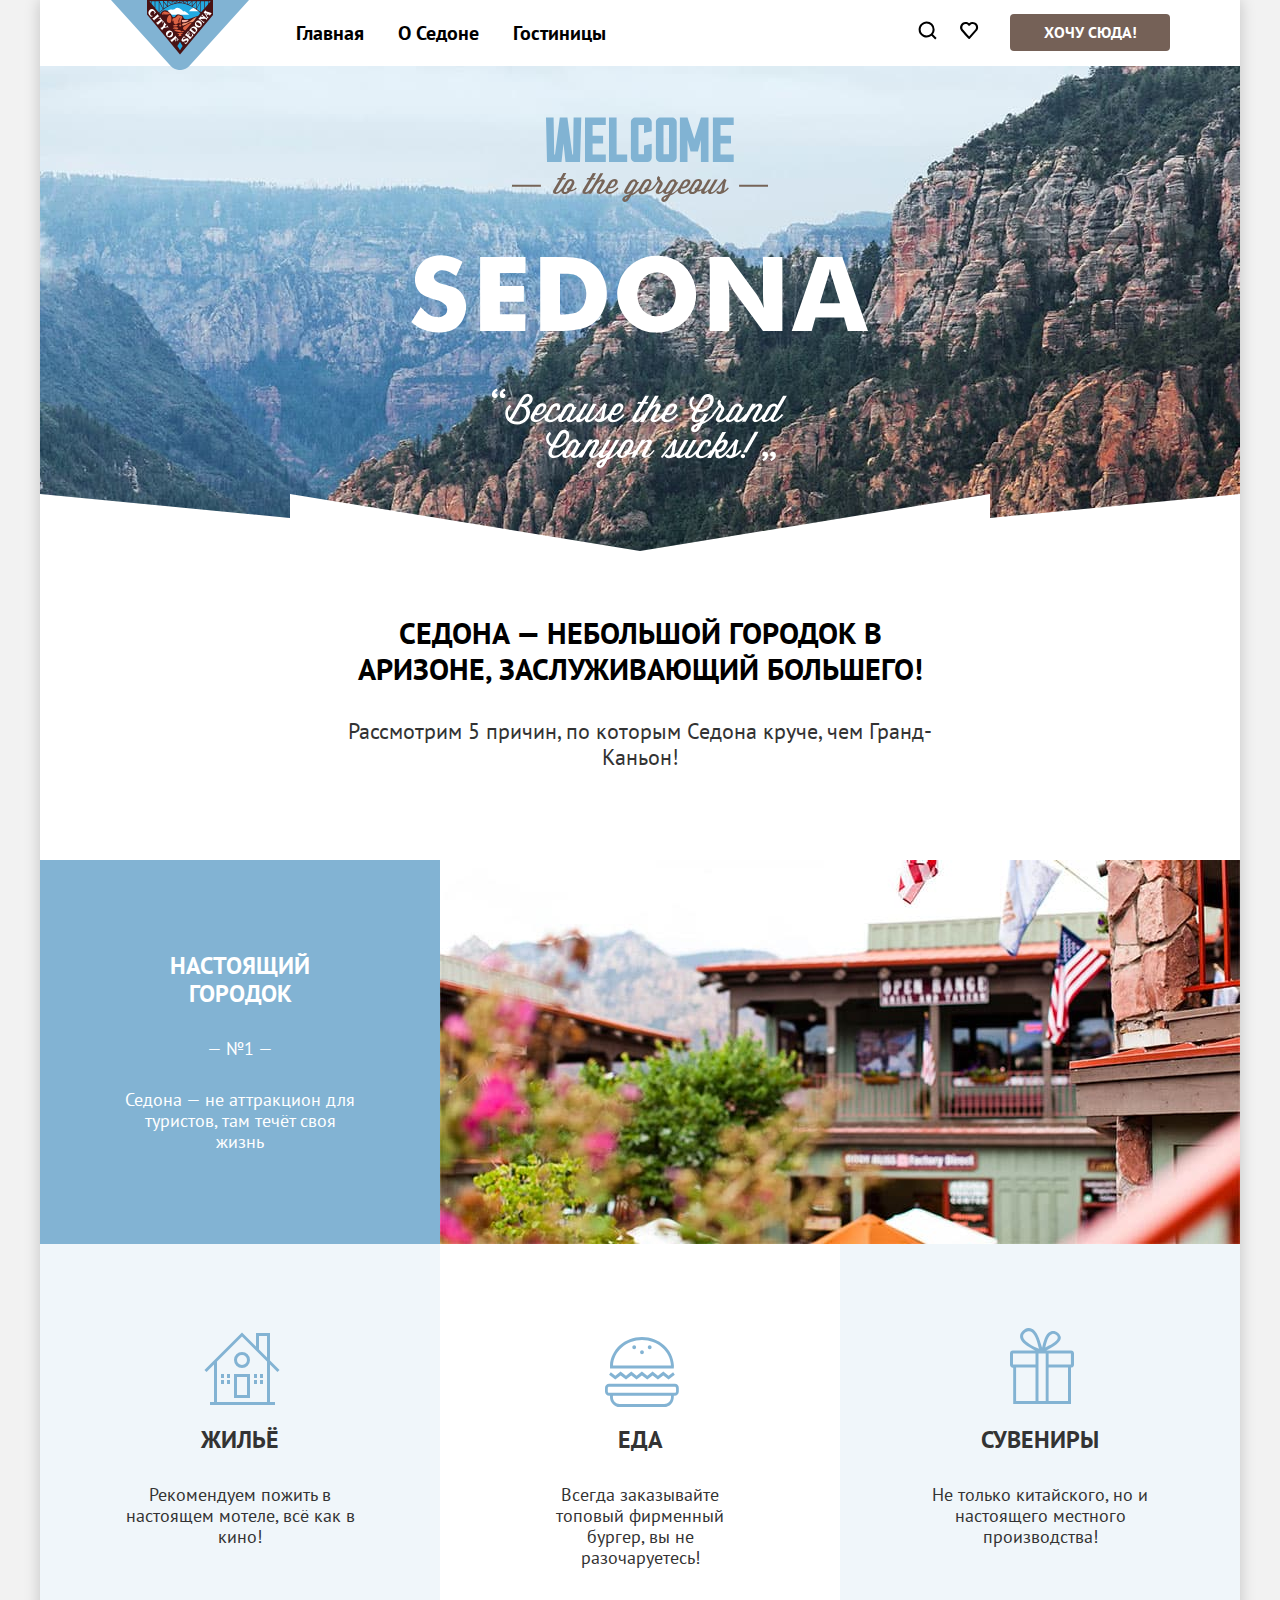
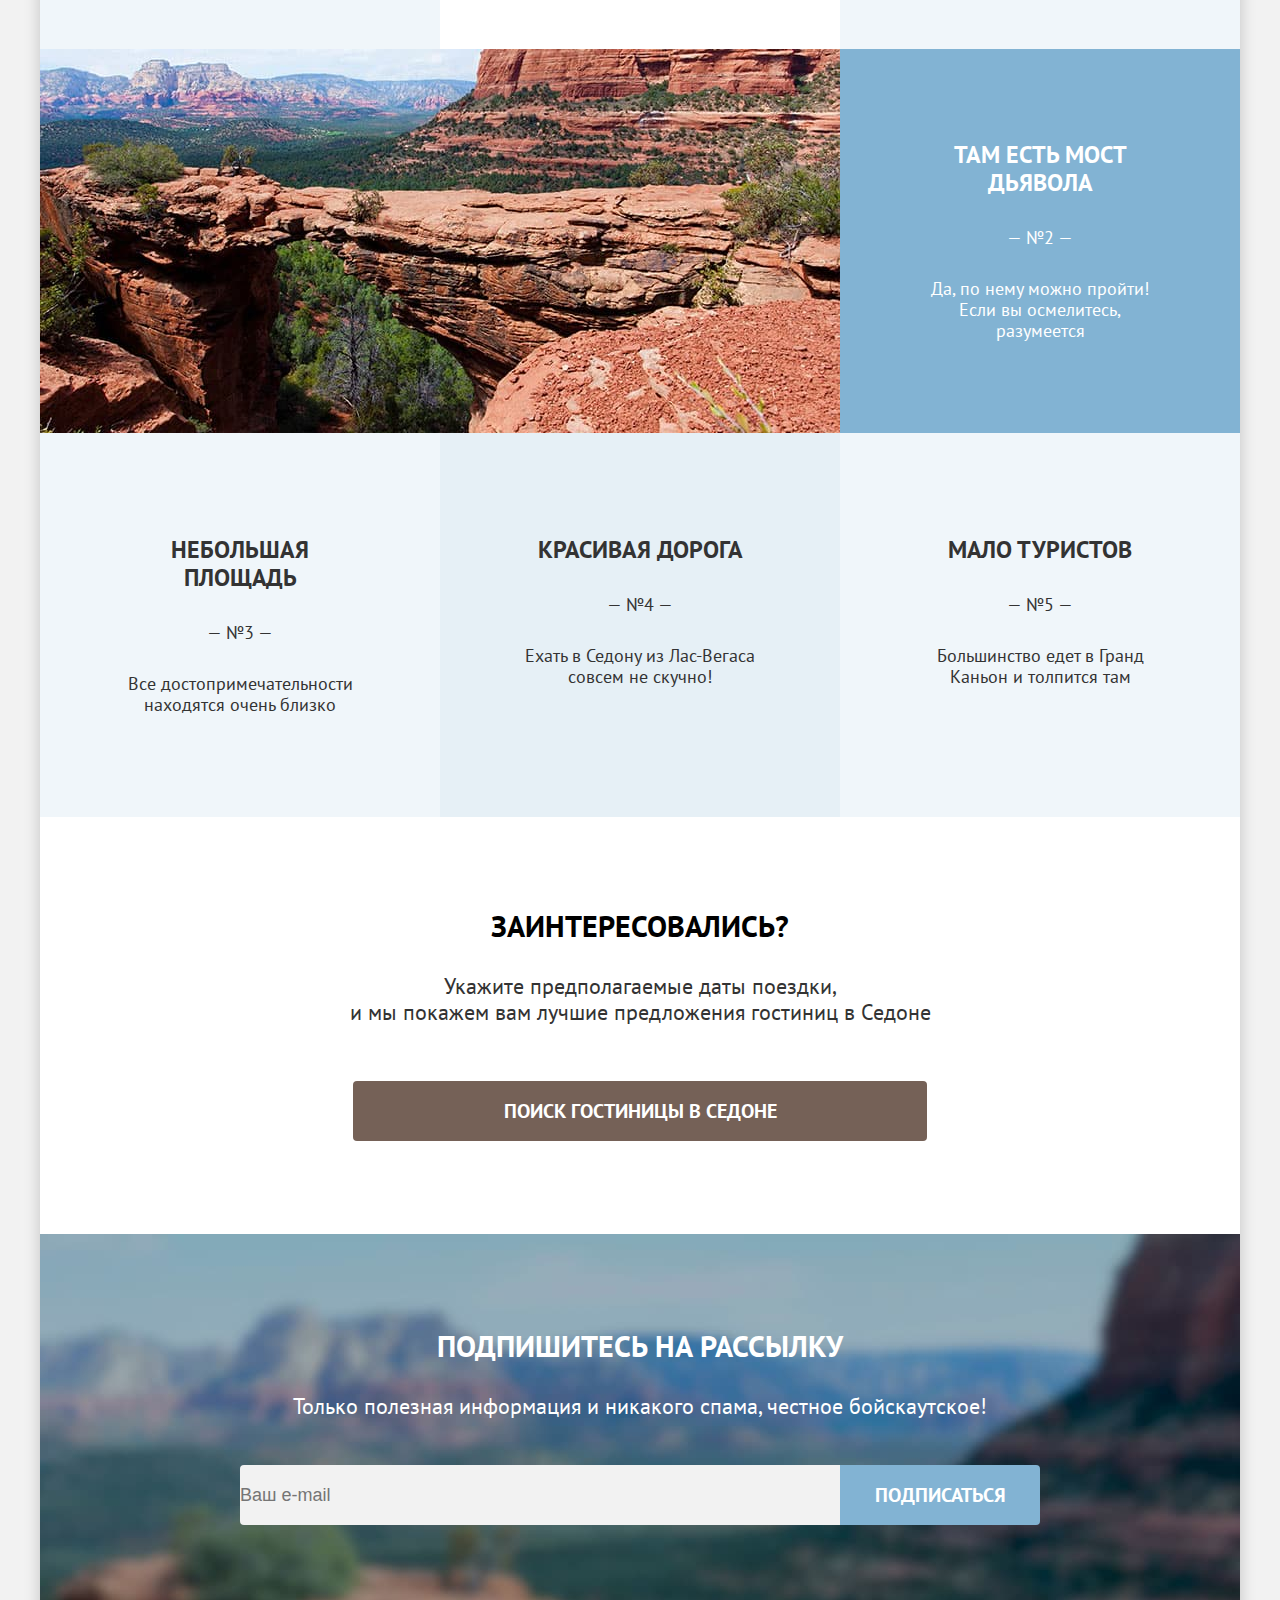
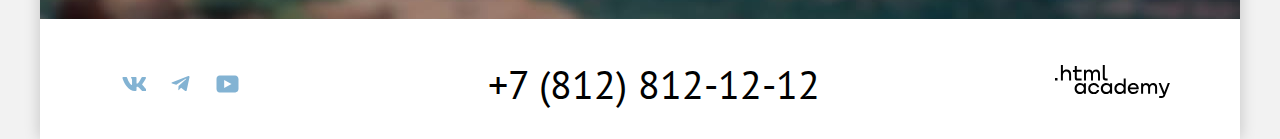
<file: 5/index.html>
<!DOCTYPE html>
<html lang="ru">
  <head>
    <meta charset="utf-8">
    <title>HTML Academy: Седона</title>
    <link rel="stylesheet" href="styles/styles.css">
    <base href="https://htmlacademy-htmlcss.github.io/1996137-sedona-34/5/">
</head>
  <body>
    <div class="container">
    <header class="page-header">
      <a class="logo" href="index.html">
        <img src="images/icons/logo.svg" width="139" height="70" alt="Логотип.">
      </a>
      <nav class="navigation">
        <ul class="navigation-list">
          <li class="navigation-item">
            <a class="navigation-link" href="#">Главная</a>
          </li>
          <li class="navigation-item">
            <a class="navigation-link" href="#">О Седоне</a>
          </li>
          <li class="navigation-item">
            <a class="navigation-link" href="catalog.html">Гостиницы</a>
          </li>
        </ul>
        <ul class="navigation-list navigation-user">
          <li class="navigation-item">
            <a class="navigation-link" href="#">
              <svg aria-hidden="true" focusable="false" width="21" height="20" fill="none" xmlns="http://www.w3.org/2000/svg">
                <path d="m19.61 18-3.7-3.67c1-1.3 1.7-2.98 1.7-4.87a8 8 0 0 0-8-7.96c-4.4 0-8 3.68-8 8.06a8 8 0 0 0 12.9 6.26l3.7 3.68 1.4-1.5Zm-10-2.48a6 6 0 0 1-6-5.96 6 6 0 0 1 12 0 6 6 0 0 1-6 5.96Z" fill="#000"/>
              </svg>
              <span class="visually-hidden">Поиск.</span>
            </a>
          </li>
          <li class="navigation-item">
            <a class="navigation-link" href="#">
              <svg aria-hidden="true" focusable="false" width="21" height="20" fill="none" xmlns="http://www.w3.org/2000/svg">
                <path d="M10.01 19c-.3 0-.6-.1-.8-.4-5.4-6.1-6.7-7.5-7-7.9A5.4 5.4 0 0 1 6.61 2c1.3 0 2.5.5 3.5 1.3a5.46 5.46 0 0 1 9 4.1c0 1.3-.5 2.5-1.3 3.4l-7 7.9c-.2.2-.4.3-.8.3Zm-6-9.5c.3.4 3.5 4 6.1 6.9l6.2-7c.5-.5.7-1.2.7-2 0-1.8-1.5-3.3-3.3-3.3-1 0-2 .5-2.7 1.3-.3.3-.6.4-.9.4-.3 0-.6-.2-.8-.4-.7-.8-1.7-1.3-2.7-1.3-1.8 0-3.3 1.5-3.3 3.3-.1.9.3 1.6.7 2.1-.1 0-.1 0 0 0Z" fill="#000"/>
              </svg>
              <span class="visually-hidden">Избранное.</span>
            </a>
          </li>
          <li class="navigation-item">
            <a class="button navigation-button" href="#">Хочу сюда!</a>
          </li>
        </ul>
      </nav>
    </header>
    <main class="main-inner">
      <h1 class="visually-hidden">Отдых в городе Седона.</h1>
      <section class="greeting">
        <img class="greeting-image" src="images/icons/welcome.svg" width="458" height="352" alt="Добро пожаловать!">
        <h2 class="title welcome-title">Седона — небольшой городок в Аризоне,
заслуживающий большего!</h2>
        <p class="description-title">Рассмотрим 5 причин, по которым Седона круче, чем Гранд-Каньон!</p>
      </section>
      <section class="advantages">
        <h2 class="visually-hidden">Преимущества города Седона.</h2>
        <ol class="advantages-list">
          <li class="advantages-item">
            <div class="advantages-block advantages-blue">
              <h3 class="advantages-title">Настоящий городок</h3>
              <span class="advantages-number">— №1 —</span>
              <p class="advantages-description">Седона — не аттракцион для туристов, там течёт своя жизнь</p>
            </div>
              <img class="advantages-image" src="images/advantage/street.jpg" width="800" height="384" alt="Улица города Седона.">
            <ul class="advantages-sublist">
              <li class="advantages-subitem advantages-housing">
                <h4 class="advantages-subtitle">Жильё</h4>
                <p class="advantages-subdescription">Рекомендуем пожить в настоящем мотеле, всё как в кино!</p>
              </li>
              <li class="advantages-subitem advantages-eating">
                <h4 class="advantages-subtitle">Еда</h4>
                <p class="advantages-subdescription">Всегда заказывайте топовый фирменный бургер, вы не разочаруетесь!</p>
              </li>
              <li class="advantages-subitem advantages-souvenir">
                <h4 class="advantages-subtitle">Сувениры</h4>
                <p class="advantages-subdescription">Не только китайского, но и настоящего местного производства!</p>
              </li>
            </ul>
          </li>
          <li class="advantages-item">
              <img class="advantages-image" src="images/advantage/bridge.jpg" width="800" height="384" alt="Мост дьявола">
            <div class="advantages-block advantages-blue">
              <h3 class="advantages-title">Там есть мост дьявола</h3>
              <span class="advantages-number">— №2 —</span>
              <p class="advantages-description">Да, по нему можно пройти! Если вы осмелитесь, разумеется</p>
            </div>
            </li>
          <li class="advantages-item advantages-block">
            <h3 class="advantages-title">Небольшая площадь</h3>
            <span class="advantages-number">— №3 —</span>
            <p class="advantages-description">Все достопримечательности находятся очень близко</p>
          </li>
          <li class="advantages-item advantages-block advantages-lightblue">
            <h3 class="advantages-title">Красивая дорога</h3>
            <span class="advantages-number">— №4 —</span>
            <p class="advantages-description">Ехать в Седону из Лас-Вегаса совсем не скучно!</p>
          </li>
          <li class="advantages-item advantages-block">
            <h3 class="advantages-title">Мало туристов</h3>
            <span class="advantages-number">— №5 —</span>
            <p class="advantages-description">Большинство едет в Гранд Каньон и толпится там</p>
          </li>
        </ol>
      </section>
      <section class="search-hotel">
        <h2 class="title search-hotel-title">Заинтересовались?</h2>
        <p class="main-description search-hotel-description">Укажите предполагаемые даты поездки,<br>и мы покажем вам лучшие предложения гостиниц в Седоне</p>
        <a class="button search-button" href="catalog.html">Поиск гостиницы в Седоне</a>
      </section>
      <section class="subscribe">
        <h2 class="title subscribe-title">Подпишитесь на рассылку</h2>
        <p class="subscribe-description">Только полезная информация и никакого спама, честное бойскаутское!</p>
        <form class="subscribe-form" action="https://echo.htmlacademy.ru/" method="post">
          <input class="subscribe-email" type="email" name="email" id="email" placeholder="Ваш e-mail" required>
          <button class="button subscribe-button">Подписаться</button>
        </form>
      </section>
    </main>
    <footer class="page-footer">
      <section class="footer-social">
        <h2 class="visually-hidden">Соц. сети.</h2>
        <ul class="footer-social-list">
          <li class="footer-social-item">
            <a class="footer-social-link" href="#" target="_blank">
              <svg aria-hidden="true" focusable="false" width="24" height="14" fill="none" xmlns="http://www.w3.org/2000/svg">
                <path fill-rule="evenodd" clip-rule="evenodd" d="M23.95.95c.17-.55 0-.95-.8-.95h-2.62c-.67 0-.98.35-1.14.73 0 0-1.34 3.2-3.23 5.27-.61.6-.89.8-1.22.8-.17 0-.42-.2-.42-.74V.95c0-.66-.19-.95-.74-.95H9.65c-.42 0-.67.3-.67.6 0 .61.95.76 1.05 2.5v3.8c0 .84-.16.99-.5.99-.88 0-3.05-3.21-4.33-6.89-.25-.71-.5-1-1.17-1H1.4C.65 0 .5.35.5.73c0 .68.89 4.07 4.14 8.55C6.81 12.34 9.87 14 12.65 14c1.67 0 1.88-.37 1.88-1v-2.32c0-.73.16-.88.68-.88.4 0 1.06.2 2.62 1.67C19.61 13.22 19.9 14 20.9 14h2.63c.75 0 1.13-.37.91-1.1-.24-.72-1.09-1.77-2.22-3.02-.6-.7-1.53-1.47-1.8-1.86-.4-.49-.28-.7 0-1.14 0 0 3.2-4.43 3.53-5.93Z" fill="#83B3D3"/>
              </svg>
              <span class="visually-hidden">ВКонтакте.</span>
            </a>
          </li>
          <li class="footer-social-item">
            <a class="footer-social-link" href="#" target="_blank">
              <svg aria-hidden="true" focusable="false" width="19" height="16" fill="none" xmlns="http://www.w3.org/2000/svg">
                <path d="M17.29.1 1.34 6.25c-1.09.43-1.08 1.04-.2 1.31l4.1 1.28 9.47-5.98c.44-.27.85-.12.52.18L7.55 9.96l-.28 4.22c.41 0 .6-.19.83-.41l1.99-1.93 4.13 3.05c.77.42 1.31.2 1.5-.7l2.72-12.8C18.72.27 18-.23 17.29.09Z" fill="#83B3D3"/>
              </svg>
              <span class="visually-hidden">Телеграм.</span>
            </a>
          </li>
          <li class="footer-social-item">
            <a class="footer-social-link" href="#" target="_blank">
              <svg aria-hidden="true" focusable="false" width="23" height="18" fill="none" xmlns="http://www.w3.org/2000/svg">
                <path d="M19.1.5H3.68C1.81.5.5 2.1.5 3.9V14c0 1.9 1.31 3.5 3.17 3.5h15.66c1.64 0 3.17-1.6 3.17-3.4V3.9C22.28 2.1 20.97.5 19.1.5ZM8.17 13.04V4.96L15.5 9l-7.34 4.04Z" fill="#83B3D3"/>
              </svg>
              <span class="visually-hidden">Ютуб.</span>
            </a>
          </li>
        </ul>
      </section>
      <section class="footer-contacts">
        <h2 class="visually-hidden">Контактный телефон.</h2>
        <a class="footer-contacts-phone" href="tel:+78128121212">+7 (812) 812-12-12</a>
      </section>
      <section class="footer-logo">
        <h2 class="visually-hidden">HTML Academy</h2>
        <a class="footer-logo-link" href="https://htmlacademy.ru/" target="_blank">
          <svg aria-hidden="true" focusable="false" width="115" height="33" fill="none" xmlns="http://www.w3.org/2000/svg"><path fill-rule="evenodd" clip-rule="evenodd" d="M8 6.2c.8-1 2-1.7 3.6-1.7 2.7 0 4.6 1.9 4.5 4.9v6.1h-2V9.8c0-1.8-1.1-3.2-2.9-3.2-2 0-3.3 1.5-3.3 3.6v5.3h-2V0h2v6.2H8Zm-8 9.3v-2.6h2.5v2.6H0ZM26.6 4.8h-4.8V1.1h-2v3.8h-1.9v2h1.9v6c0 1.7 1 2.7 2.7 2.7h4.1v-2h-3.7c-.7 0-1.1-.4-1.1-1.1V6.8h4.8v-2Zm11 1.9c.6-1.3 1.9-2.1 3.5-2.1 2.5 0 4 1.8 3.9 4.3v6.5h-2V9.1c0-1.6-.9-2.6-2.4-2.6-1.2 0-2.6.9-2.6 3.3v5.6h-2V9.1c0-1.6-.9-2.6-2.4-2.6C32 6.5 31 8 31 10v5.4h-2V4.8h1.9v1.6h.1c.6-1 1.7-1.8 3.1-1.8 1.6 0 2.8.9 3.4 2.1h.1Zm10.2 6c0 1.7 1 2.7 2.8 2.7h2v-2h-1.7c-.7 0-1.1-.4-1.1-1.1V0h-2v12.7ZM25 17.9c1.7 0 3 .7 3.9 1.8v-1.5h2v10.6h-2v-1.6h-.1c-.8 1.1-2 1.9-3.8 1.9-3.1 0-5.4-2.3-5.4-5.6s2.3-5.6 5.4-5.6Zm-3.3 5.6c0 2 1.4 3.6 3.6 3.6s3.6-1.7 3.6-3.6c0-2-1.4-3.6-3.6-3.6s-3.6 1.6-3.6 3.6ZM44.2 22c-.5-2.4-2.6-4.1-5.4-4.1a5.4 5.4 0 0 0-5.6 5.6c0 3.1 2.2 5.6 5.6 5.6 2.8 0 4.9-1.8 5.4-4.2h-2.1a3.4 3.4 0 0 1-3.3 2.3c-2.2 0-3.6-1.6-3.6-3.6s1.4-3.6 3.6-3.6c1.6 0 2.8 1 3.3 2.2h2.1V22Zm7-4.1c1.7 0 3 .7 3.9 1.8v-1.5h2v10.6h-2v-1.6H55c-.8 1.1-2 1.9-3.8 1.9-3.1 0-5.4-2.3-5.4-5.6s2.3-5.6 5.4-5.6Zm-3.3 5.6c0 2 1.4 3.6 3.6 3.6 2.1 0 3.6-1.7 3.6-3.6 0-2-1.4-3.6-3.6-3.6s-3.6 1.6-3.6 3.6Zm20.8-3.7c-.9-1.1-2.2-1.9-3.9-1.9-3.1 0-5.4 2.3-5.4 5.6s2.2 5.6 5.4 5.6c1.7 0 3-.8 3.8-1.8h.1v1.5h2V13.4h-2v6.4Zm-3.6 7.3c-2.2 0-3.6-1.6-3.6-3.6s1.4-3.6 3.6-3.6 3.6 1.6 3.6 3.6c-.1 2-1.5 3.6-3.6 3.6Zm7.7-3.6c0-3.1 2.2-5.6 5.5-5.6 3.5 0 5.7 2.7 5.5 6.3H75c.1 1.6 1.5 2.9 3.4 2.9 1.4 0 2.5-.6 3-1.6h2.1c-.7 2.3-2.7 3.6-5.2 3.6-3.4 0-5.5-2.6-5.5-5.6Zm8.8-1.1c-.3-1.6-1.6-2.6-3.3-2.6-1.7 0-2.9 1.1-3.2 2.6h6.5Zm16.6-4.5c-1.6 0-2.9.8-3.6 2h-.1c-.6-1.2-1.8-2-3.4-2-1.4 0-2.5.7-3.1 1.8v-1.5h-1.9v10.6h2v-5.4c0-2 1-3.4 2.6-3.5 1.5 0 2.4 1 2.4 2.6v6.3h2v-5.6c0-2.4 1.4-3.3 2.6-3.3 1.5 0 2.4 1 2.4 2.6v6.3h2v-6.5c.1-2.6-1.4-4.4-3.9-4.4Zm7.6.2 3.6 8.9 3.4-8.9h2.1l-4.7 12.2c-.7 1.8-1.7 2.6-3.5 2.6h-2.5v-2h2.5c1 0 1.4-.3 1.7-1.2l-4.8-11.6h2.2Z" fill="#000"/></svg>
          <span class="visually-hidden">HTML Academy</span>
        </a>
      </section>
    </footer>
    </div>
  </body>
</html>
</file>
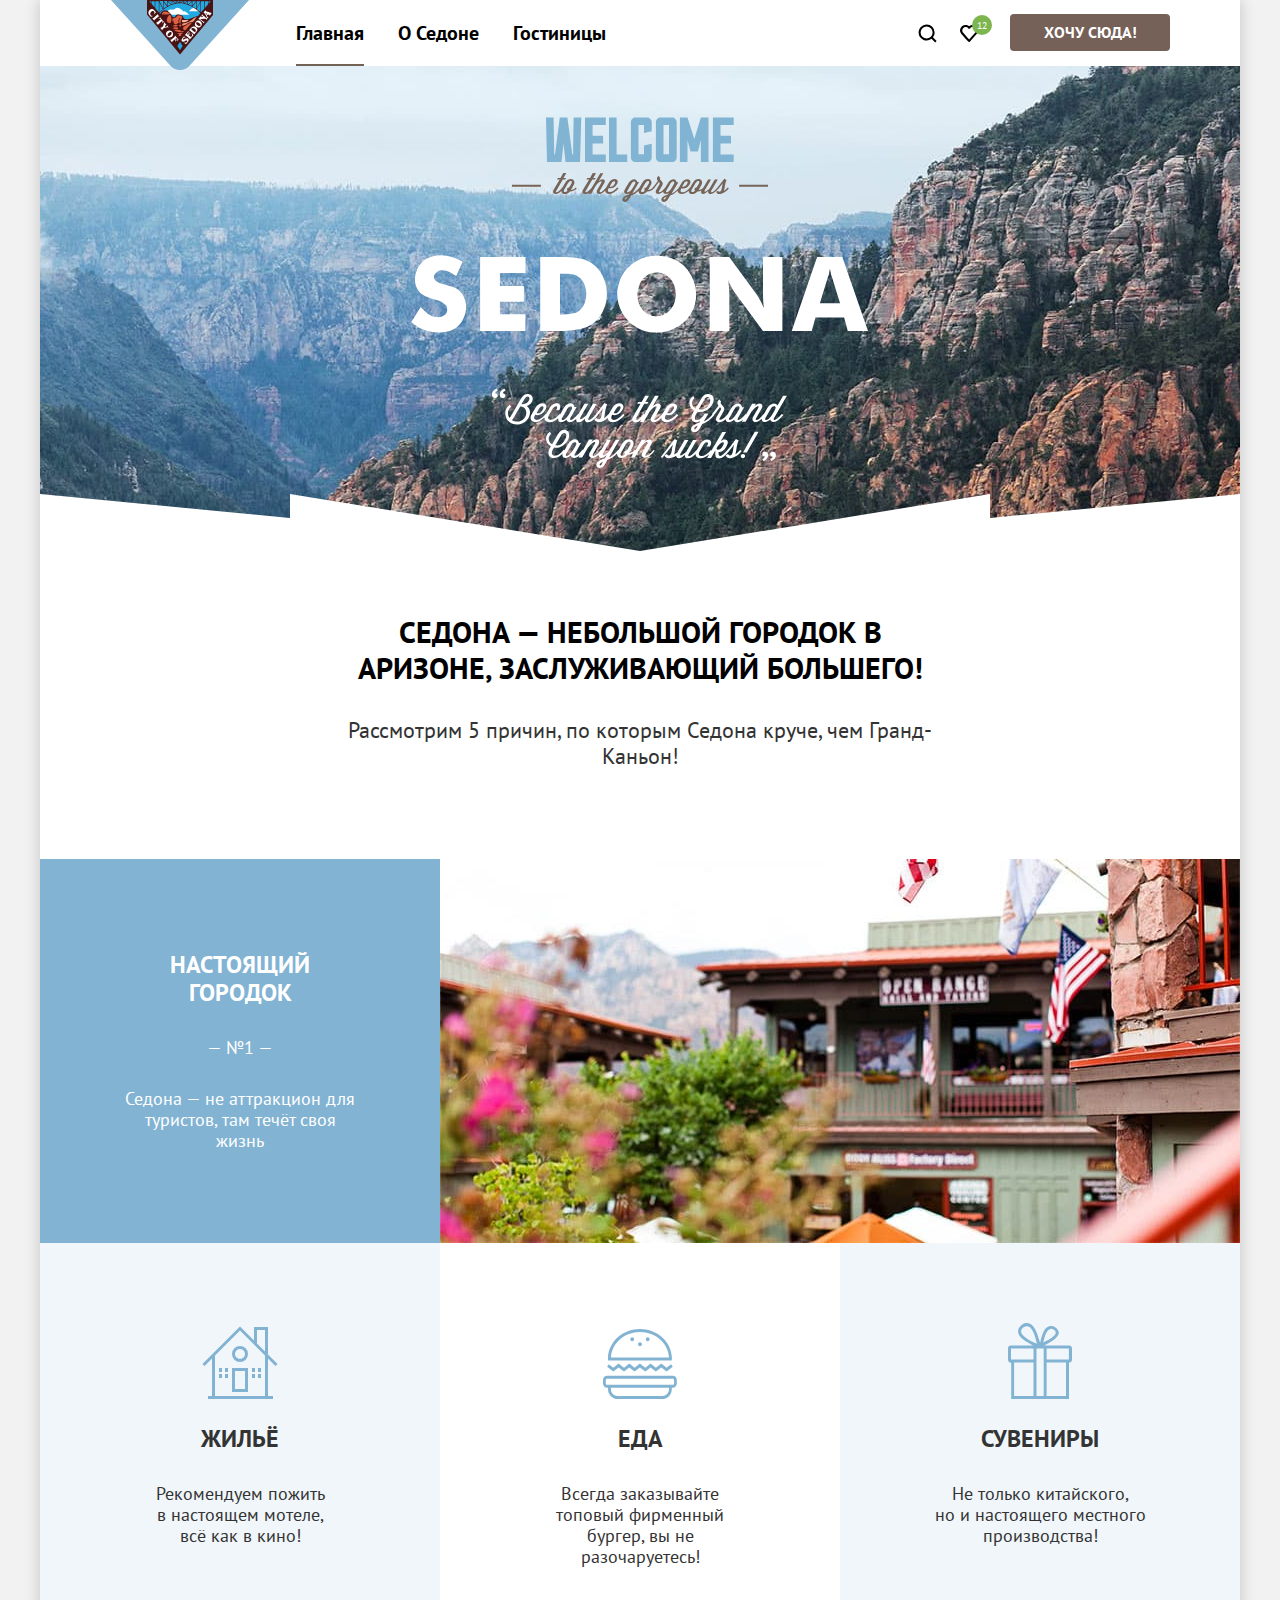
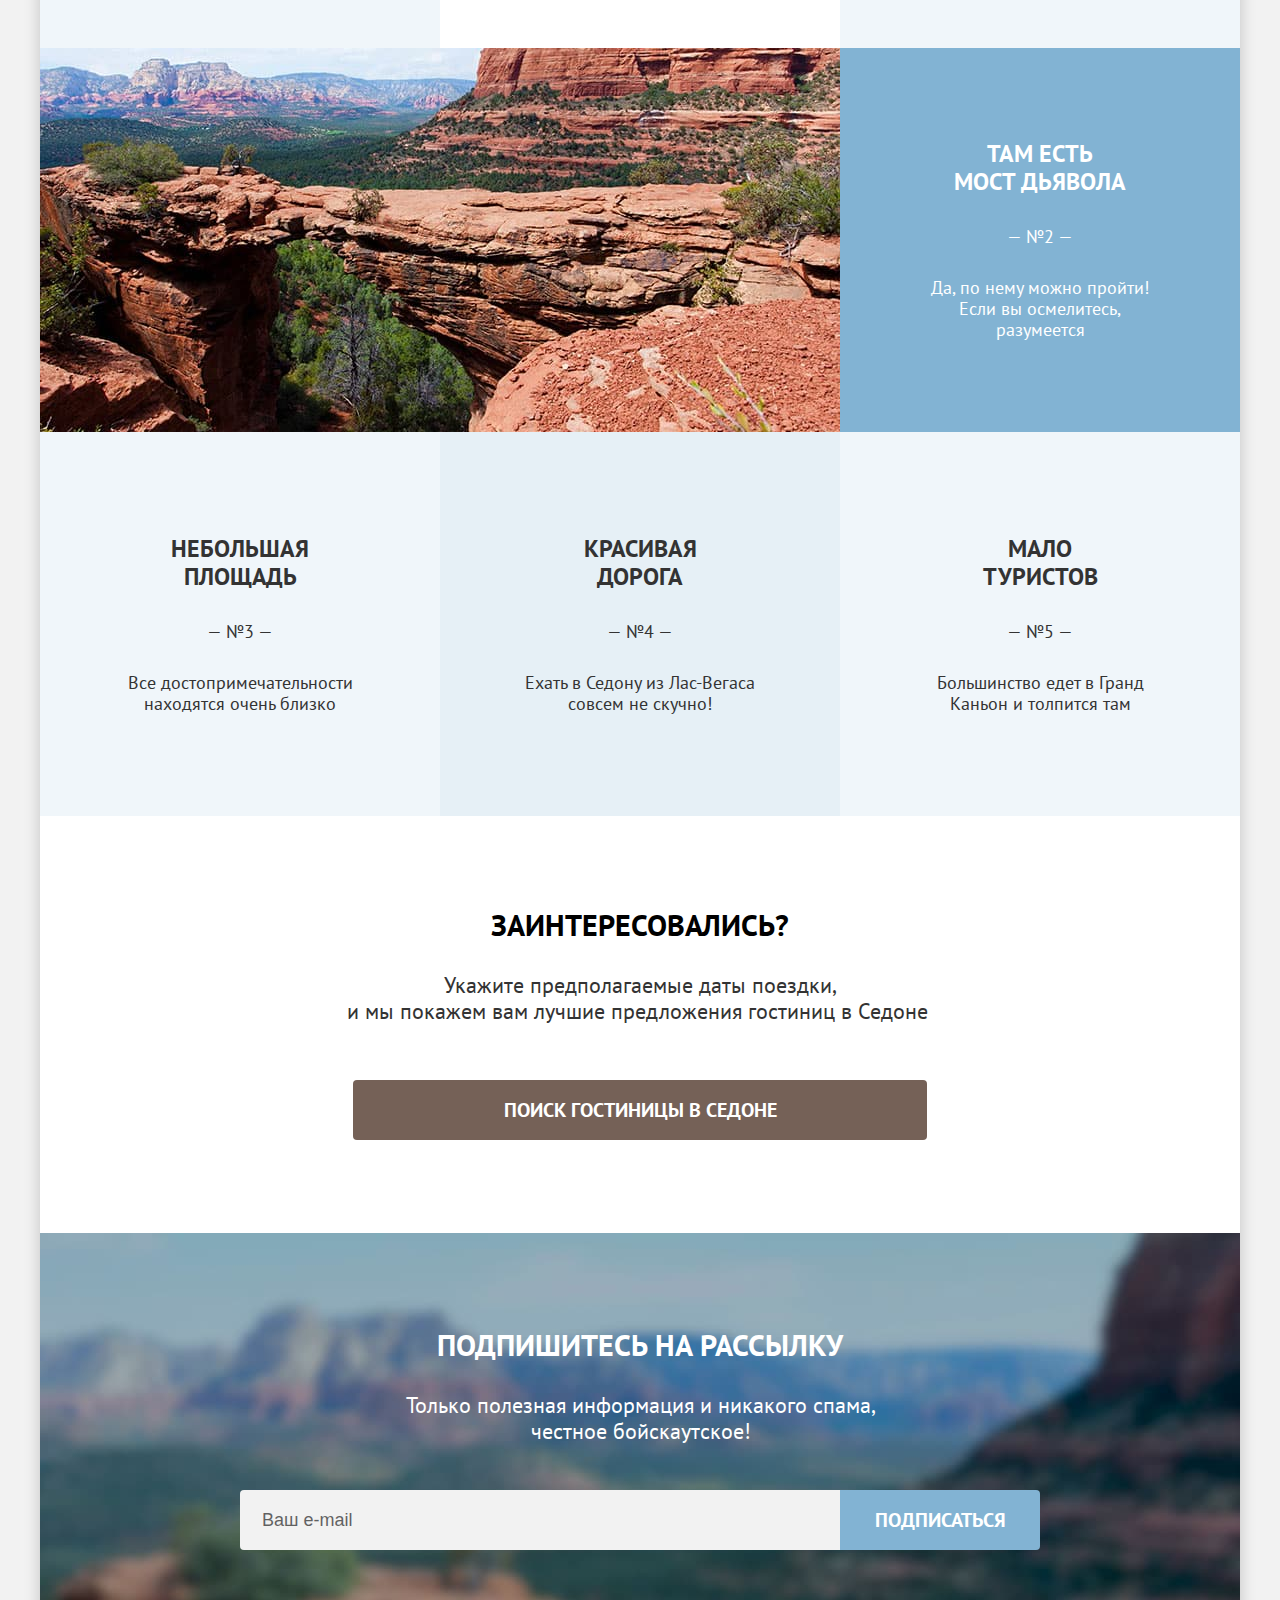
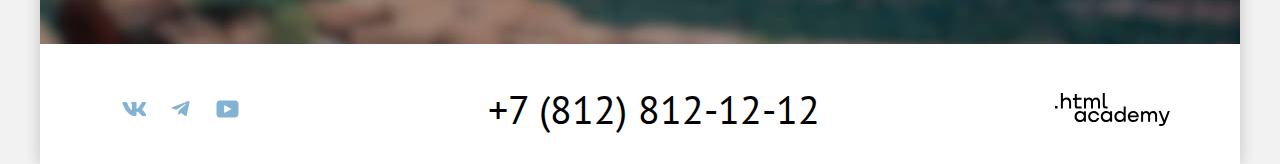
<file: 6/index.html>
<!DOCTYPE html>
<html lang="ru">
  <head>
    <meta charset="utf-8">
    <title>HTML Academy: Седона</title>
    <link rel="icon" type="image/x-icon" sizes="32x32" href="favicon.ico">
    <link rel="stylesheet" href="styles/styles.css">
    <base href="https://htmlacademy-htmlcss.github.io/1996137-sedona-34/6/">
</head>
  <body>
    <div class="container">
    <header class="page-header">
      <a class="logo" href="index.html">
        <img src="images/icons/logo.svg" width="139" height="70" alt="Логотип.">
      </a>
      <nav class="navigation">
        <ul class="navigation-list">
          <li class="navigation-item">
            <a class="navigation-link navigation-link-current" href="#">Главная</a>
          </li>
          <li class="navigation-item">
            <a class="navigation-link" href="#">О Седоне</a>
          </li>
          <li class="navigation-item">
            <a class="navigation-link" href="catalog.html">Гостиницы</a>
          </li>
        </ul>
        <ul class="navigation-list navigation-user">
          <li class="navigation-item">
            <a class="navigation-link" href="#">
              <svg class="navigation-icon" aria-hidden="true" focusable="false" width="21" height="20" viewBox="0 0 21 20" xmlns="http://www.w3.org/2000/svg">
                <path d="m19.61 18-3.7-3.67c1-1.3 1.7-2.98 1.7-4.87a8 8 0 0 0-8-7.96c-4.4 0-8 3.68-8 8.06a8 8 0 0 0 12.9 6.26l3.7 3.68 1.4-1.5Zm-10-2.48a6 6 0 0 1-6-5.96 6 6 0 0 1 12 0 6 6 0 0 1-6 5.96Z"/>
              </svg>
              <span class="visually-hidden">Поиск.</span>
            </a>
          </li>
          <li class="navigation-item">
            <a class="navigation-link" href="#">
              <svg class="navigation-icon" aria-hidden="true" focusable="false" width="21" height="20" viewBox="0 0 21 20" xmlns="http://www.w3.org/2000/svg">
                <path d="M10.01 19c-.3 0-.6-.1-.8-.4-5.4-6.1-6.7-7.5-7-7.9A5.4 5.4 0 0 1 6.61 2c1.3 0 2.5.5 3.5 1.3a5.46 5.46 0 0 1 9 4.1c0 1.3-.5 2.5-1.3 3.4l-7 7.9c-.2.2-.4.3-.8.3Zm-6-9.5c.3.4 3.5 4 6.1 6.9l6.2-7c.5-.5.7-1.2.7-2 0-1.8-1.5-3.3-3.3-3.3-1 0-2 .5-2.7 1.3-.3.3-.6.4-.9.4-.3 0-.6-.2-.8-.4-.7-.8-1.7-1.3-2.7-1.3-1.8 0-3.3 1.5-3.3 3.3-.1.9.3 1.6.7 2.1-.1 0-.1 0 0 0Z"/>
              </svg>
              <span class="visually-hidden">Избранное.</span>
              <span class="number-favorites">12</span>
            </a>
          </li>
          <li class="navigation-item">
            <a class="button navigation-button" href="#">Хочу сюда!</a>
          </li>
        </ul>
      </nav>
    </header>
    <main class="main-inner">
      <h1 class="visually-hidden">Отдых в городе Седона.</h1>
      <section class="greeting">
        <img class="greeting-image" src="images/icons/welcome.svg" width="458" height="352" alt="Добро пожаловать!">
        <h2 class="title welcome-title">Седона — небольшой городок в Аризоне,
заслуживающий большего!</h2>
        <p class="description-title">Рассмотрим 5 причин, по которым Седона круче, чем Гранд-Каньон!</p>
      </section>
      <section class="advantages">
        <h2 class="visually-hidden">Преимущества города Седона.</h2>
        <ol class="advantages-list">
          <li class="advantages-item">
            <div class="advantages-block advantages-blue">
              <h3 class="advantages-title">Настоящий городок</h3>
              <span class="advantages-number">— №1 —</span>
              <p class="advantages-description">Седона — не аттракцион для туристов, там течёт своя жизнь</p>
            </div>
              <img class="advantages-image" src="images/advantage/street.jpg" width="800" height="384" alt="Улица города Седона.">
            <ul class="advantages-sublist">
              <li class="advantages-subitem advantages-housing">
                <h4 class="advantages-subtitle">Жильё</h4>
                <p class="advantages-subdescription">Рекомендуем пожить в&nbsp;настоящем мотеле, всё&nbsp;как&nbsp;в кино!</p>
              </li>
              <li class="advantages-subitem advantages-eating">
                <h4 class="advantages-subtitle">Еда</h4>
                <p class="advantages-subdescription">Всегда заказывайте топовый&nbsp;фирменный бургер, вы не разочаруетесь!</p>
              </li>
              <li class="advantages-subitem advantages-souvenir">
                <h4 class="advantages-subtitle">Сувениры</h4>
                <p class="advantages-subdescription">Не только китайского, но&nbsp;и&nbsp;настоящего местного производства!</p>
              </li>
            </ul>
          </li>
          <li class="advantages-item">
              <img class="advantages-image" src="images/advantage/bridge.jpg" width="800" height="384" alt="Мост дьявола">
            <div class="advantages-block advantages-blue">
              <h3 class="advantages-title">Там есть<br>мост дьявола</h3>
              <span class="advantages-number">— №2 —</span>
              <p class="advantages-description">Да, по нему можно пройти! Если вы осмелитесь, разумеется</p>
            </div>
            </li>
          <li class="advantages-item advantages-block">
            <h3 class="advantages-title">Небольшая площадь</h3>
            <span class="advantages-number">— №3 —</span>
            <p class="advantages-description">Все достопримечательности находятся очень близко</p>
          </li>
          <li class="advantages-item advantages-block advantages-lightblue">
            <h3 class="advantages-title">Красивая дорога</h3>
            <span class="advantages-number">— №4 —</span>
            <p class="advantages-description">Ехать в Седону из Лас-Вегаса совсем не скучно!</p>
          </li>
          <li class="advantages-item advantages-block">
            <h3 class="advantages-title">Мало туристов</h3>
            <span class="advantages-number">— №5 —</span>
            <p class="advantages-description">Большинство едет в Гранд Каньон и толпится там</p>
          </li>
        </ol>
      </section>
      <section class="search-hotel">
        <h2 class="title search-hotel-title">Заинтересовались?</h2>
        <p class="main-description search-hotel-description">Укажите предполагаемые даты поездки,<br> и мы покажем вам лучшие предложения гостиниц в Седоне&nbsp;</p>
        <a class="button search-button" href="catalog.html">Поиск гостиницы в Седоне</a>
      </section>
      <section class="subscribe">
        <h2 class="title subscribe-title">Подпишитесь на рассылку</h2>
        <p class="subscribe-description">Только полезная информация и никакого спама, честное бойскаутское!</p>
        <form class="subscribe-form" action="https://echo.htmlacademy.ru/" method="post">
          <input class="subscribe-email" type="email" name="email" id="email" placeholder="Ваш e-mail" required>
          <button class="button subscribe-button">Подписаться</button>
        </form>
      </section>
    </main>
    <footer class="page-footer">
      <section class="footer-social">
        <h2 class="visually-hidden">Соц. сети.</h2>
        <ul class="footer-social-list">
          <li class="footer-social-item">
            <a class="footer-social-link" href="#" target="_blank">
              <svg class="social-icon" aria-hidden="true" focusable="false" width="24" height="14" viewBox="0 0 24 14" xmlns="http://www.w3.org/2000/svg">
                <path fill-rule="evenodd" clip-rule="evenodd" d="M23.95.95c.17-.55 0-.95-.8-.95h-2.62c-.67 0-.98.35-1.14.73 0 0-1.34 3.2-3.23 5.27-.61.6-.89.8-1.22.8-.17 0-.42-.2-.42-.74V.95c0-.66-.19-.95-.74-.95H9.65c-.42 0-.67.3-.67.6 0 .61.95.76 1.05 2.5v3.8c0 .84-.16.99-.5.99-.88 0-3.05-3.21-4.33-6.89-.25-.71-.5-1-1.17-1H1.4C.65 0 .5.35.5.73c0 .68.89 4.07 4.14 8.55C6.81 12.34 9.87 14 12.65 14c1.67 0 1.88-.37 1.88-1v-2.32c0-.73.16-.88.68-.88.4 0 1.06.2 2.62 1.67C19.61 13.22 19.9 14 20.9 14h2.63c.75 0 1.13-.37.91-1.1-.24-.72-1.09-1.77-2.22-3.02-.6-.7-1.53-1.47-1.8-1.86-.4-.49-.28-.7 0-1.14 0 0 3.2-4.43 3.53-5.93Z"/>
              </svg>
              <span class="visually-hidden">ВКонтакте.</span>
            </a>
          </li>
          <li class="footer-social-item">
            <a class="footer-social-link" href="#" target="_blank">
              <svg class="social-icon" aria-hidden="true" focusable="false" width="19" height="16" viewBox="0 0 19 16" xmlns="http://www.w3.org/2000/svg">
                <path d="M17.29.1 1.34 6.25c-1.09.43-1.08 1.04-.2 1.31l4.1 1.28 9.47-5.98c.44-.27.85-.12.52.18L7.55 9.96l-.28 4.22c.41 0 .6-.19.83-.41l1.99-1.93 4.13 3.05c.77.42 1.31.2 1.5-.7l2.72-12.8C18.72.27 18-.23 17.29.09Z"/>
              </svg>
              <span class="visually-hidden">Телеграм.</span>
            </a>
          </li>
          <li class="footer-social-item">
            <a class="footer-social-link" href="#" target="_blank">
              <svg class="social-icon" aria-hidden="true" focusable="false" width="23" height="18" viewBox="0 0 23 18" xmlns="http://www.w3.org/2000/svg">
                <path d="M19.1.5H3.68C1.81.5.5 2.1.5 3.9V14c0 1.9 1.31 3.5 3.17 3.5h15.66c1.64 0 3.17-1.6 3.17-3.4V3.9C22.28 2.1 20.97.5 19.1.5ZM8.17 13.04V4.96L15.5 9l-7.34 4.04Z"/>
              </svg>
              <span class="visually-hidden">Ютуб.</span>
            </a>
          </li>
        </ul>
      </section>
      <section class="footer-contacts">
        <h2 class="visually-hidden">Контактный телефон.</h2>
        <a class="footer-contacts-phone" href="tel:+78128121212">+7 (812) 812-12-12</a>
      </section>
      <section class="footer-logo">
        <h2 class="visually-hidden">HTML Academy</h2>
        <a class="footer-logo-link" href="https://htmlacademy.ru/" target="_blank">
          <svg class="academy-logo" aria-hidden="true" focusable="false" width="115" height="33" viewBox="0 0 115 33" xmlns="http://www.w3.org/2000/svg"><path fill-rule="evenodd" clip-rule="evenodd" d="M8 6.2c.8-1 2-1.7 3.6-1.7 2.7 0 4.6 1.9 4.5 4.9v6.1h-2V9.8c0-1.8-1.1-3.2-2.9-3.2-2 0-3.3 1.5-3.3 3.6v5.3h-2V0h2v6.2H8Zm-8 9.3v-2.6h2.5v2.6H0ZM26.6 4.8h-4.8V1.1h-2v3.8h-1.9v2h1.9v6c0 1.7 1 2.7 2.7 2.7h4.1v-2h-3.7c-.7 0-1.1-.4-1.1-1.1V6.8h4.8v-2Zm11 1.9c.6-1.3 1.9-2.1 3.5-2.1 2.5 0 4 1.8 3.9 4.3v6.5h-2V9.1c0-1.6-.9-2.6-2.4-2.6-1.2 0-2.6.9-2.6 3.3v5.6h-2V9.1c0-1.6-.9-2.6-2.4-2.6C32 6.5 31 8 31 10v5.4h-2V4.8h1.9v1.6h.1c.6-1 1.7-1.8 3.1-1.8 1.6 0 2.8.9 3.4 2.1h.1Zm10.2 6c0 1.7 1 2.7 2.8 2.7h2v-2h-1.7c-.7 0-1.1-.4-1.1-1.1V0h-2v12.7ZM25 17.9c1.7 0 3 .7 3.9 1.8v-1.5h2v10.6h-2v-1.6h-.1c-.8 1.1-2 1.9-3.8 1.9-3.1 0-5.4-2.3-5.4-5.6s2.3-5.6 5.4-5.6Zm-3.3 5.6c0 2 1.4 3.6 3.6 3.6s3.6-1.7 3.6-3.6c0-2-1.4-3.6-3.6-3.6s-3.6 1.6-3.6 3.6ZM44.2 22c-.5-2.4-2.6-4.1-5.4-4.1a5.4 5.4 0 0 0-5.6 5.6c0 3.1 2.2 5.6 5.6 5.6 2.8 0 4.9-1.8 5.4-4.2h-2.1a3.4 3.4 0 0 1-3.3 2.3c-2.2 0-3.6-1.6-3.6-3.6s1.4-3.6 3.6-3.6c1.6 0 2.8 1 3.3 2.2h2.1V22Zm7-4.1c1.7 0 3 .7 3.9 1.8v-1.5h2v10.6h-2v-1.6H55c-.8 1.1-2 1.9-3.8 1.9-3.1 0-5.4-2.3-5.4-5.6s2.3-5.6 5.4-5.6Zm-3.3 5.6c0 2 1.4 3.6 3.6 3.6 2.1 0 3.6-1.7 3.6-3.6 0-2-1.4-3.6-3.6-3.6s-3.6 1.6-3.6 3.6Zm20.8-3.7c-.9-1.1-2.2-1.9-3.9-1.9-3.1 0-5.4 2.3-5.4 5.6s2.2 5.6 5.4 5.6c1.7 0 3-.8 3.8-1.8h.1v1.5h2V13.4h-2v6.4Zm-3.6 7.3c-2.2 0-3.6-1.6-3.6-3.6s1.4-3.6 3.6-3.6 3.6 1.6 3.6 3.6c-.1 2-1.5 3.6-3.6 3.6Zm7.7-3.6c0-3.1 2.2-5.6 5.5-5.6 3.5 0 5.7 2.7 5.5 6.3H75c.1 1.6 1.5 2.9 3.4 2.9 1.4 0 2.5-.6 3-1.6h2.1c-.7 2.3-2.7 3.6-5.2 3.6-3.4 0-5.5-2.6-5.5-5.6Zm8.8-1.1c-.3-1.6-1.6-2.6-3.3-2.6-1.7 0-2.9 1.1-3.2 2.6h6.5Zm16.6-4.5c-1.6 0-2.9.8-3.6 2h-.1c-.6-1.2-1.8-2-3.4-2-1.4 0-2.5.7-3.1 1.8v-1.5h-1.9v10.6h2v-5.4c0-2 1-3.4 2.6-3.5 1.5 0 2.4 1 2.4 2.6v6.3h2v-5.6c0-2.4 1.4-3.3 2.6-3.3 1.5 0 2.4 1 2.4 2.6v6.3h2v-6.5c.1-2.6-1.4-4.4-3.9-4.4Zm7.6.2 3.6 8.9 3.4-8.9h2.1l-4.7 12.2c-.7 1.8-1.7 2.6-3.5 2.6h-2.5v-2h2.5c1 0 1.4-.3 1.7-1.2l-4.8-11.6h2.2Z"/></svg>
          <span class="visually-hidden">HTML Academy</span>
        </a>
      </section>
    </footer>

    <!-- Модальное окно -->

      <div class="modal-container modal-container-close">
        <div class="modal modal-auth">
          <button class="modal-close-button">
            <svg class="close-icon" aria-hidden="true" focusable="false" width="21" height="20" viewBox="0 0 21 20" xmlns="http://www.w3.org/2000/svg">
              <path d="M17.11 4.3 15.82 3l-5.7 5.7L4.4 3 3.1 4.3 8.82 10l-5.7 5.7L4.4 17l5.7-5.7 5.71 5.7 1.3-1.3L11.4 10l5.7-5.7Z"/>
            </svg>
            <span class="visually-hidden">Закрыть</span>
          </button>
          <section class="modal-content">
            <h2 class="modal-title">Поиск гостиницы в седоне</h2>
            <form class="search-form" action="https://echo.htmlacademy.ru/" method="post">
              <div class="field-date-group">
                <label class="search-form-label" for="date-in">Дата Заезда:</label>
                <input class="search-form-field field" type="text" id="date-in" name="date-in" placeholder="27 апреля 2020" required>
                <button class="button-calendar" type="button">
                  <span class="visually-hidden">Выбрать дату.</span>
                </button>
                <p class="search-status error-status">Мы не можем отправить вас в прошлое.</p>
              </div>
              <div class="field-date-group">
                <label class="search-form-label" for="date-out">Дата Выезда:</label>
                <input class="search-form-field field" type="text" id="date-out" name="date-out" placeholder="1 сентября 2021" required>
                <button class="button-calendar" type="button">
                  <span class="visually-hidden">Выбрать дату.</span>
                </button>
                <p class="search-status">На эти даты есть свободные номера. Пока есть.</p>
              </div>
              <div class="field-adult-group">
                <label class="search-form-label" for="adult">Взрослые:</label>
                <button class="button-people button-minus" type="button">
                  <span class="visually-hidden">Уменшить количество.</span>
                </button>
                <input class="field field-people" type="text" id="adult" name="adult" placeholder="2" required>
                <button class="button-people button-plus" type="button">
                  <span class="visually-hidden">Увеличить количество.</span>
                </button>
              </div>
              <div class="field-child-group">
                <label class="search-form-label" for="child">Дети:</label>
                <span class="tooltip">
                  <button class="tooltip-toggle" type="button" aria-labelledby="tooltip-label">
                    <svg class="tooltip-icon" width="1" height="9" viewBox="0 0 1 9" xmlns="http://www.w3.org/2000/svg" aria-label="Информация про детей.">
                      <g clip-path="url(#clip0_39785_729)">
                        <path fill-rule="evenodd" clip-rule="evenodd" d="M0 9H1L1 3H0L0 9Z"/>
                        <path fill-rule="evenodd" clip-rule="evenodd" d="M1 0H0V1H1V0Z"/>
                      </g>
                      <defs>
                        <clipPath id="clip0_39785_729">
                          <rect fill-rule="evenodd" clip-rule="evenodd" width="1" height="9"/>
                        </clipPath>
                      </defs>
                    </svg>
                  </button>
                  <span class="tooltip-text" role="tooltip" id="tooltip-label">
                    Укажите количество детей, которые будут с вами, возраст которых от 6 до 18 лет. Дети до 6 лет размещаются бесплатно.
                  </span>
                </span>
                <button class="button-people button-minus" type="button">
                  <span class="visually-hidden">Уменшить количество.</span>
                </button>
                <input class="field field-people" type="text" id="child" name="child" placeholder="1" required>
                <button class="button-people button-plus" type="button">
                  <span class="visually-hidden">Увеличить количество.</span>
                </button>
              </div>
              <button class="button modal-search-button">Найти</button>
            </form>
          </section>
        </div>
      </div>
    </div>
  </body>
</html>
</file>
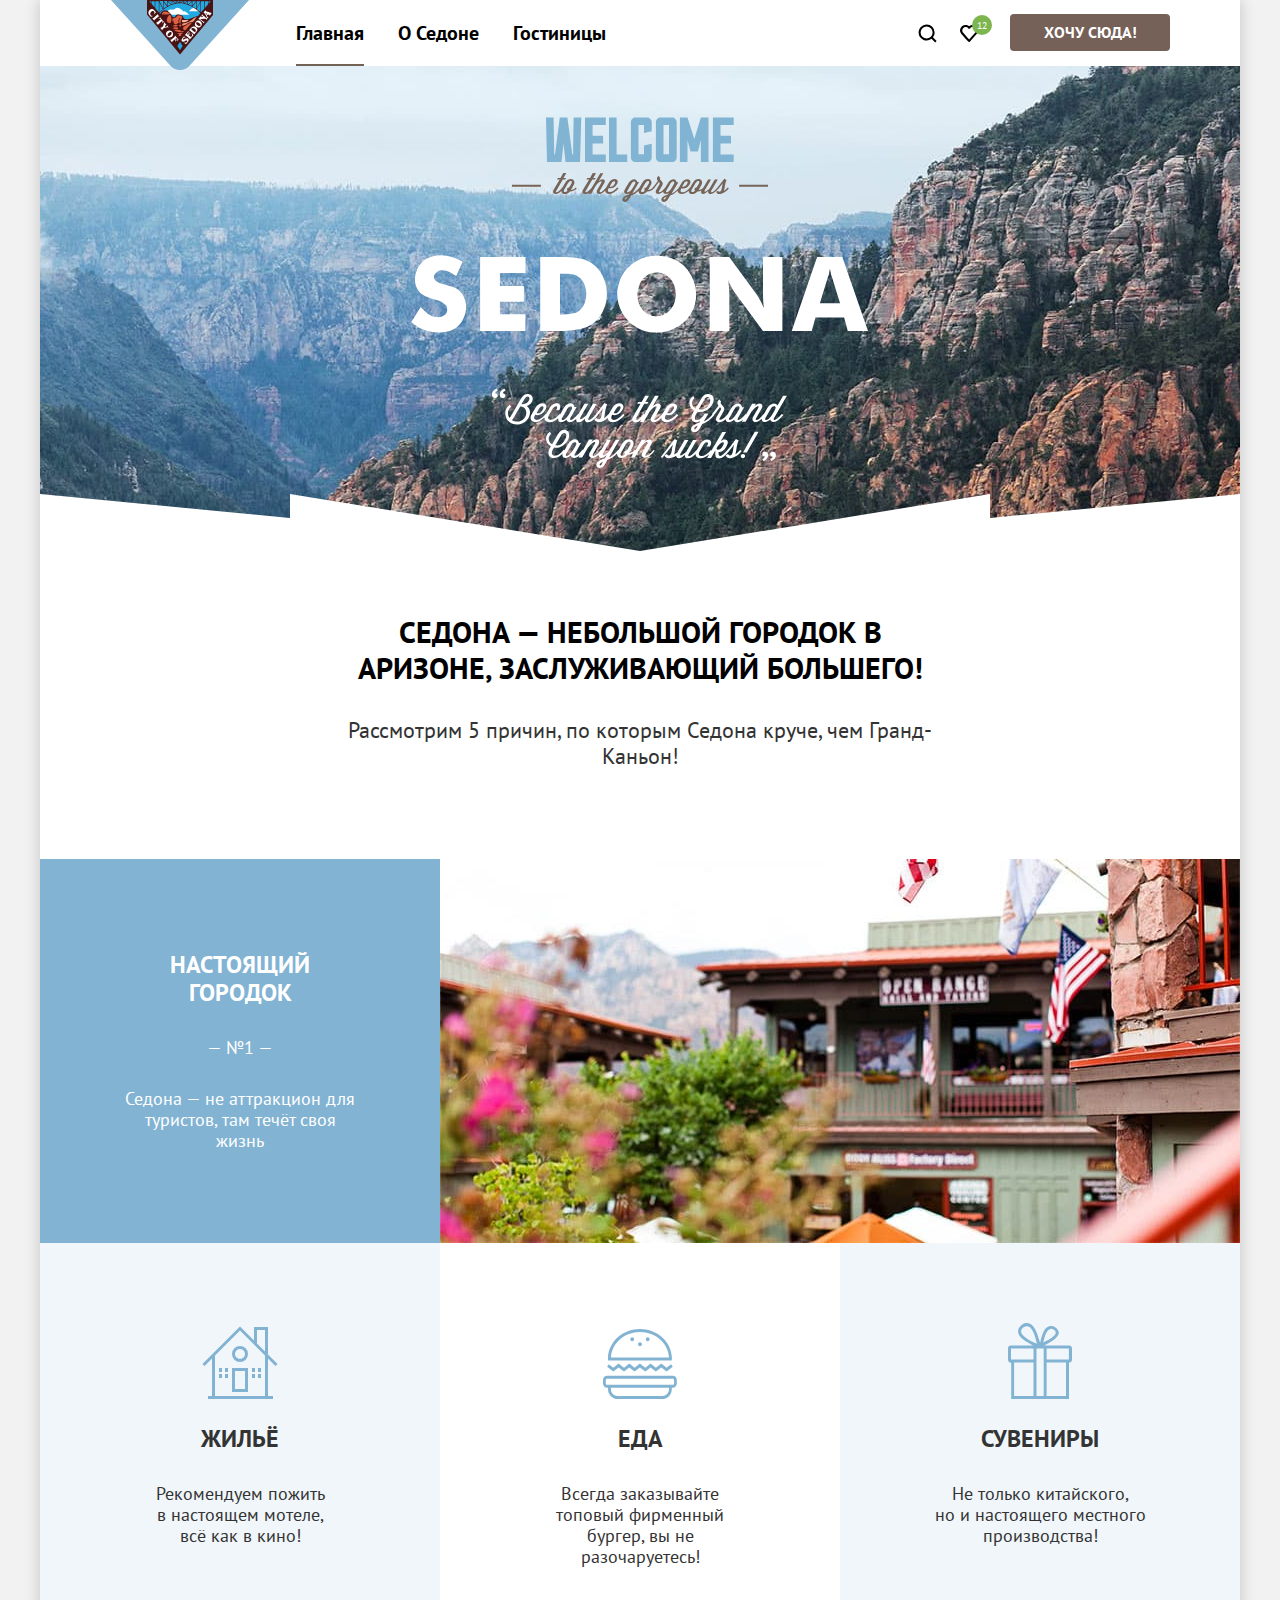
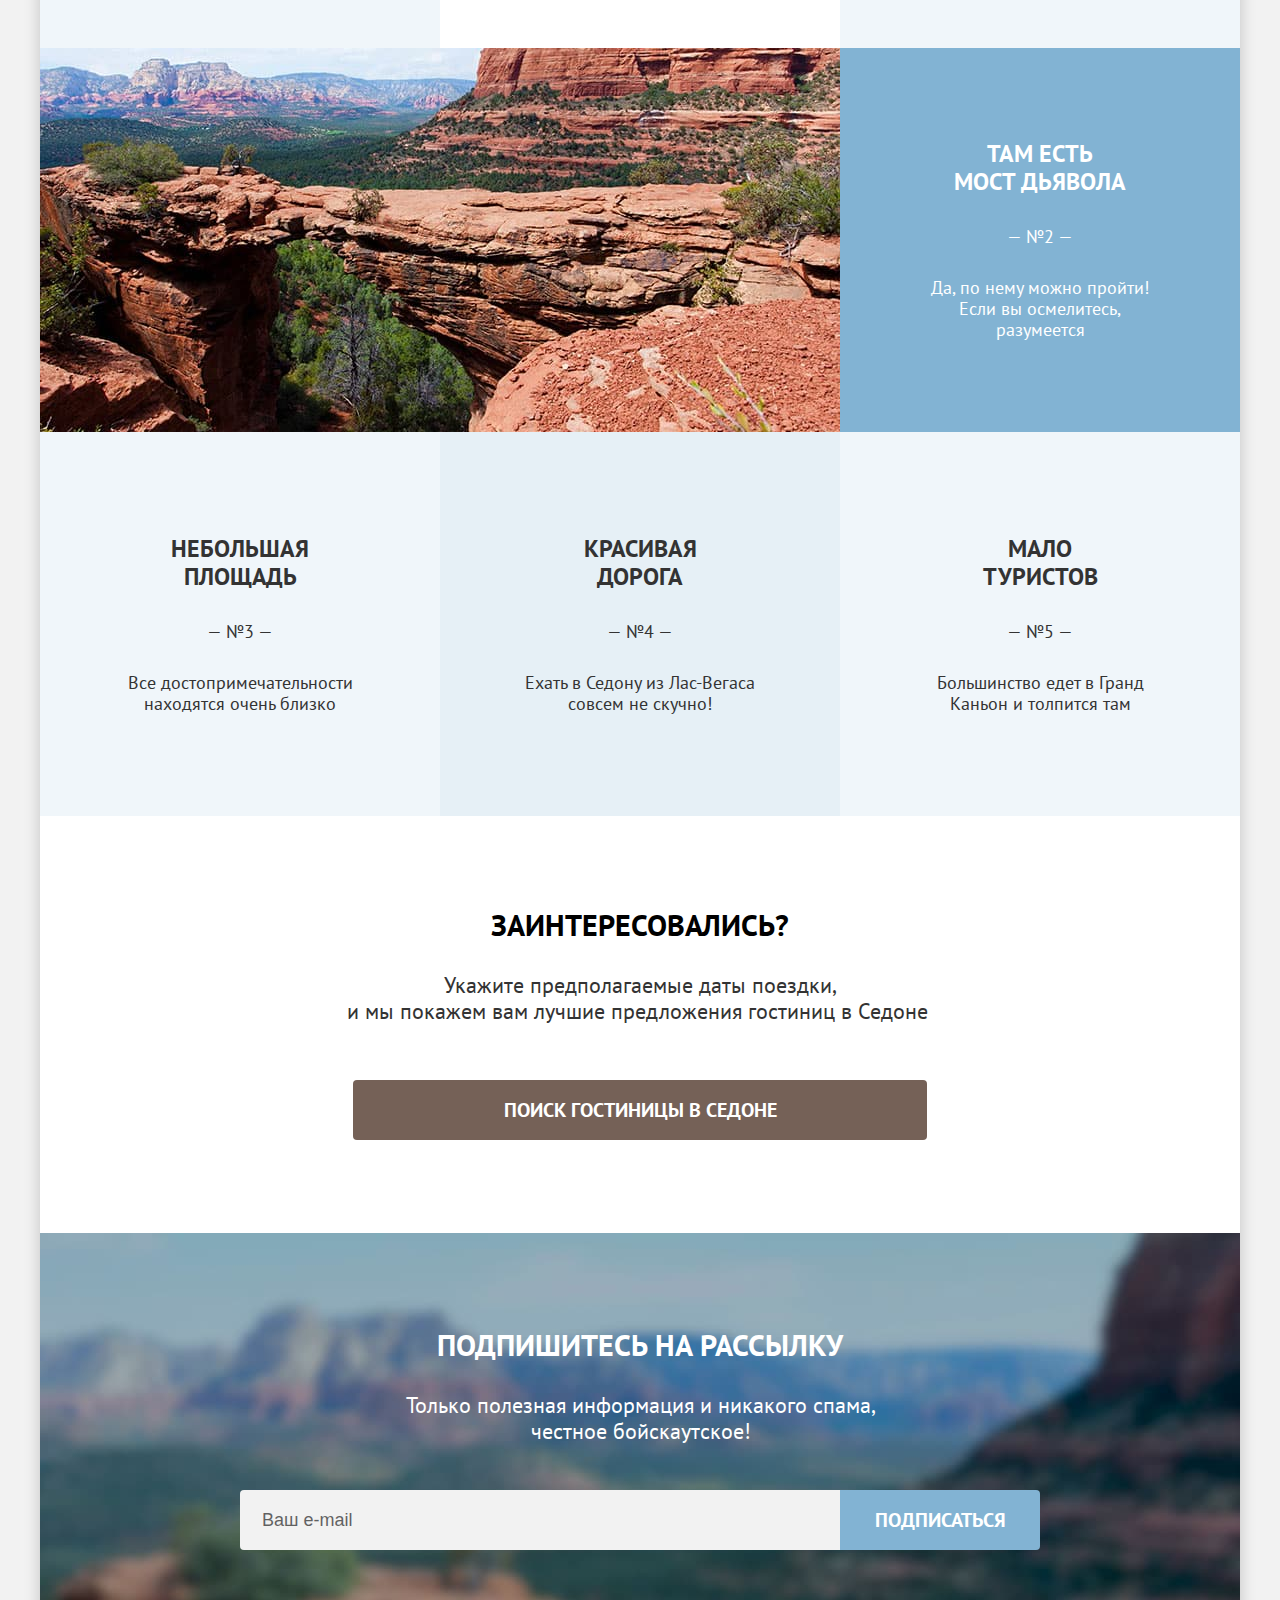
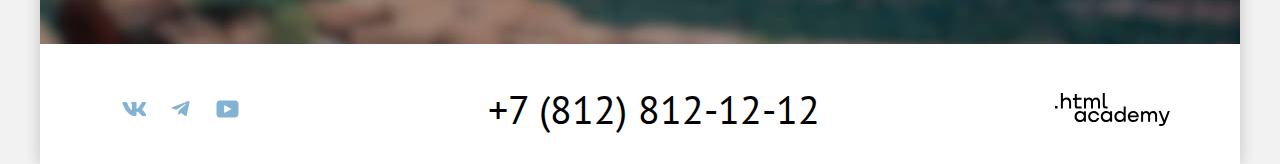
<file: 7/index.html>
<!DOCTYPE html>
<html lang="ru">
  <head>
    <meta charset="utf-8">
    <title>HTML Academy: Седона</title>
    <link rel="icon" type="image/x-icon" sizes="32x32" href="favicon.ico">
    <link rel="stylesheet" href="styles/styles.css">
    <base href="https://htmlacademy-htmlcss.github.io/1996137-sedona-34/7/">
</head>
  <body>
    <div class="container">
    <header class="page-header">
      <a class="logo" href="index.html">
        <img src="images/icons/logo.svg" width="139" height="70" alt="Логотип.">
      </a>
      <nav class="navigation">
        <ul class="navigation-list">
          <li class="navigation-item">
            <a class="navigation-link navigation-link-current" href="#">Главная</a>
          </li>
          <li class="navigation-item">
            <a class="navigation-link" href="#">О Седоне</a>
          </li>
          <li class="navigation-item">
            <a class="navigation-link" href="catalog.html">Гостиницы</a>
          </li>
        </ul>
        <ul class="navigation-list navigation-user">
          <li class="navigation-item">
            <a class="navigation-link" href="#">
              <svg class="navigation-icon" aria-hidden="true" focusable="false" width="21" height="20" viewBox="0 0 21 20" xmlns="http://www.w3.org/2000/svg">
                <path d="m19.61 18-3.7-3.67c1-1.3 1.7-2.98 1.7-4.87a8 8 0 0 0-8-7.96c-4.4 0-8 3.68-8 8.06a8 8 0 0 0 12.9 6.26l3.7 3.68 1.4-1.5Zm-10-2.48a6 6 0 0 1-6-5.96 6 6 0 0 1 12 0 6 6 0 0 1-6 5.96Z"/>
              </svg>
              <span class="visually-hidden">Поиск.</span>
            </a>
          </li>
          <li class="navigation-item">
            <a class="navigation-link" href="#">
              <svg class="navigation-icon" aria-hidden="true" focusable="false" width="21" height="20" viewBox="0 0 21 20" xmlns="http://www.w3.org/2000/svg">
                <path d="M10.01 19c-.3 0-.6-.1-.8-.4-5.4-6.1-6.7-7.5-7-7.9A5.4 5.4 0 0 1 6.61 2c1.3 0 2.5.5 3.5 1.3a5.46 5.46 0 0 1 9 4.1c0 1.3-.5 2.5-1.3 3.4l-7 7.9c-.2.2-.4.3-.8.3Zm-6-9.5c.3.4 3.5 4 6.1 6.9l6.2-7c.5-.5.7-1.2.7-2 0-1.8-1.5-3.3-3.3-3.3-1 0-2 .5-2.7 1.3-.3.3-.6.4-.9.4-.3 0-.6-.2-.8-.4-.7-.8-1.7-1.3-2.7-1.3-1.8 0-3.3 1.5-3.3 3.3-.1.9.3 1.6.7 2.1-.1 0-.1 0 0 0Z"/>
              </svg>
              <span class="visually-hidden">Избранное.</span>
              <span class="number-favorites">12</span>
            </a>
          </li>
          <li class="navigation-item">
            <a class="button navigation-button" href="#">Хочу сюда!</a>
          </li>
        </ul>
      </nav>
    </header>
    <main class="main-inner">
      <h1 class="visually-hidden">Отдых в городе Седона.</h1>
      <section class="greeting">
        <img class="greeting-image" src="images/icons/welcome.svg" width="458" height="352" alt="Добро пожаловать!">
        <h2 class="title welcome-title">Седона — небольшой городок в Аризоне,
заслуживающий большего!</h2>
        <p class="description-title">Рассмотрим 5 причин, по которым Седона круче, чем Гранд-Каньон!</p>
      </section>
      <section class="advantages">
        <h2 class="visually-hidden">Преимущества города Седона.</h2>
        <ol class="advantages-list">
          <li class="advantages-item">
            <div class="advantages-block advantages-blue">
              <h3 class="advantages-title">Настоящий городок</h3>
              <span class="advantages-number">— №1 —</span>
              <p class="advantages-description">Седона — не аттракцион для туристов, там течёт своя жизнь</p>
            </div>
              <img class="advantages-image" src="images/advantage/street.jpg" width="800" height="384" alt="Улица города Седона.">
            <ul class="advantages-sublist">
              <li class="advantages-subitem advantages-housing">
                <h4 class="advantages-subtitle">Жильё</h4>
                <p class="advantages-subdescription">Рекомендуем пожить в&nbsp;настоящем мотеле, всё&nbsp;как&nbsp;в кино!</p>
              </li>
              <li class="advantages-subitem advantages-eating">
                <h4 class="advantages-subtitle">Еда</h4>
                <p class="advantages-subdescription">Всегда заказывайте топовый&nbsp;фирменный бургер, вы не разочаруетесь!</p>
              </li>
              <li class="advantages-subitem advantages-souvenir">
                <h4 class="advantages-subtitle">Сувениры</h4>
                <p class="advantages-subdescription">Не только китайского, но&nbsp;и&nbsp;настоящего местного производства!</p>
              </li>
            </ul>
          </li>
          <li class="advantages-item">
              <img class="advantages-image" src="images/advantage/bridge.jpg" width="800" height="384" alt="Мост дьявола.">
            <div class="advantages-block advantages-blue">
              <h3 class="advantages-title">Там есть<br>мост дьявола</h3>
              <span class="advantages-number">— №2 —</span>
              <p class="advantages-description">Да, по нему можно пройти! Если вы осмелитесь, разумеется</p>
            </div>
            </li>
          <li class="advantages-item advantages-block">
            <h3 class="advantages-title">Небольшая площадь</h3>
            <span class="advantages-number">— №3 —</span>
            <p class="advantages-description">Все достопримечательности находятся очень близко</p>
          </li>
          <li class="advantages-item advantages-block advantages-lightblue">
            <h3 class="advantages-title">Красивая дорога</h3>
            <span class="advantages-number">— №4 —</span>
            <p class="advantages-description">Ехать в Седону из Лас-Вегаса совсем не скучно!</p>
          </li>
          <li class="advantages-item advantages-block">
            <h3 class="advantages-title">Мало туристов</h3>
            <span class="advantages-number">— №5 —</span>
            <p class="advantages-description">Большинство едет в Гранд Каньон и толпится там</p>
          </li>
        </ol>
      </section>
      <section class="search-hotel">
        <h2 class="title search-hotel-title">Заинтересовались?</h2>
        <p class="main-description search-hotel-description">Укажите предполагаемые даты поездки,<br> и мы покажем вам лучшие предложения гостиниц в Седоне&nbsp;</p>
        <a class="button search-button" href="catalog.html">Поиск гостиницы в Седоне</a>
      </section>
      <section class="subscribe">
        <h2 class="title subscribe-title">Подпишитесь на рассылку</h2>
        <p class="subscribe-description">Только полезная информация и никакого спама, честное бойскаутское!</p>
        <form class="subscribe-form" action="https://echo.htmlacademy.ru/" method="post">
          <input class="subscribe-email" type="email" name="email" id="email" placeholder="Ваш e-mail" required>
          <button class="button subscribe-button">Подписаться</button>
        </form>
      </section>
    </main>
    <footer class="page-footer">
      <section class="footer-social">
        <h2 class="visually-hidden">Соц. сети.</h2>
        <ul class="footer-social-list">
          <li class="footer-social-item">
            <a class="footer-social-link" href="#" target="_blank">
              <svg class="social-icon" aria-hidden="true" focusable="false" width="24" height="14" viewBox="0 0 24 14" xmlns="http://www.w3.org/2000/svg">
                <path fill-rule="evenodd" clip-rule="evenodd" d="M23.95.95c.17-.55 0-.95-.8-.95h-2.62c-.67 0-.98.35-1.14.73 0 0-1.34 3.2-3.23 5.27-.61.6-.89.8-1.22.8-.17 0-.42-.2-.42-.74V.95c0-.66-.19-.95-.74-.95H9.65c-.42 0-.67.3-.67.6 0 .61.95.76 1.05 2.5v3.8c0 .84-.16.99-.5.99-.88 0-3.05-3.21-4.33-6.89-.25-.71-.5-1-1.17-1H1.4C.65 0 .5.35.5.73c0 .68.89 4.07 4.14 8.55C6.81 12.34 9.87 14 12.65 14c1.67 0 1.88-.37 1.88-1v-2.32c0-.73.16-.88.68-.88.4 0 1.06.2 2.62 1.67C19.61 13.22 19.9 14 20.9 14h2.63c.75 0 1.13-.37.91-1.1-.24-.72-1.09-1.77-2.22-3.02-.6-.7-1.53-1.47-1.8-1.86-.4-.49-.28-.7 0-1.14 0 0 3.2-4.43 3.53-5.93Z"/>
              </svg>
              <span class="visually-hidden">ВКонтакте.</span>
            </a>
          </li>
          <li class="footer-social-item">
            <a class="footer-social-link" href="#" target="_blank">
              <svg class="social-icon" aria-hidden="true" focusable="false" width="19" height="16" viewBox="0 0 19 16" xmlns="http://www.w3.org/2000/svg">
                <path d="M17.29.1 1.34 6.25c-1.09.43-1.08 1.04-.2 1.31l4.1 1.28 9.47-5.98c.44-.27.85-.12.52.18L7.55 9.96l-.28 4.22c.41 0 .6-.19.83-.41l1.99-1.93 4.13 3.05c.77.42 1.31.2 1.5-.7l2.72-12.8C18.72.27 18-.23 17.29.09Z"/>
              </svg>
              <span class="visually-hidden">Телеграм.</span>
            </a>
          </li>
          <li class="footer-social-item">
            <a class="footer-social-link" href="#" target="_blank">
              <svg class="social-icon" aria-hidden="true" focusable="false" width="23" height="18" viewBox="0 0 23 18" xmlns="http://www.w3.org/2000/svg">
                <path d="M19.1.5H3.68C1.81.5.5 2.1.5 3.9V14c0 1.9 1.31 3.5 3.17 3.5h15.66c1.64 0 3.17-1.6 3.17-3.4V3.9C22.28 2.1 20.97.5 19.1.5ZM8.17 13.04V4.96L15.5 9l-7.34 4.04Z"/>
              </svg>
              <span class="visually-hidden">Ютуб.</span>
            </a>
          </li>
        </ul>
      </section>
      <section class="footer-contacts">
        <h2 class="visually-hidden">Контактный телефон.</h2>
        <a class="footer-contacts-phone" href="tel:+78128121212">+7 (812) 812-12-12</a>
      </section>
      <section class="footer-logo">
        <h2 class="visually-hidden">HTML Academy.</h2>
        <a class="footer-logo-link" href="https://htmlacademy.ru/" target="_blank">
          <svg class="academy-logo" aria-hidden="true" focusable="false" width="115" height="33" viewBox="0 0 115 33" xmlns="http://www.w3.org/2000/svg"><path fill-rule="evenodd" clip-rule="evenodd" d="M8 6.2c.8-1 2-1.7 3.6-1.7 2.7 0 4.6 1.9 4.5 4.9v6.1h-2V9.8c0-1.8-1.1-3.2-2.9-3.2-2 0-3.3 1.5-3.3 3.6v5.3h-2V0h2v6.2H8Zm-8 9.3v-2.6h2.5v2.6H0ZM26.6 4.8h-4.8V1.1h-2v3.8h-1.9v2h1.9v6c0 1.7 1 2.7 2.7 2.7h4.1v-2h-3.7c-.7 0-1.1-.4-1.1-1.1V6.8h4.8v-2Zm11 1.9c.6-1.3 1.9-2.1 3.5-2.1 2.5 0 4 1.8 3.9 4.3v6.5h-2V9.1c0-1.6-.9-2.6-2.4-2.6-1.2 0-2.6.9-2.6 3.3v5.6h-2V9.1c0-1.6-.9-2.6-2.4-2.6C32 6.5 31 8 31 10v5.4h-2V4.8h1.9v1.6h.1c.6-1 1.7-1.8 3.1-1.8 1.6 0 2.8.9 3.4 2.1h.1Zm10.2 6c0 1.7 1 2.7 2.8 2.7h2v-2h-1.7c-.7 0-1.1-.4-1.1-1.1V0h-2v12.7ZM25 17.9c1.7 0 3 .7 3.9 1.8v-1.5h2v10.6h-2v-1.6h-.1c-.8 1.1-2 1.9-3.8 1.9-3.1 0-5.4-2.3-5.4-5.6s2.3-5.6 5.4-5.6Zm-3.3 5.6c0 2 1.4 3.6 3.6 3.6s3.6-1.7 3.6-3.6c0-2-1.4-3.6-3.6-3.6s-3.6 1.6-3.6 3.6ZM44.2 22c-.5-2.4-2.6-4.1-5.4-4.1a5.4 5.4 0 0 0-5.6 5.6c0 3.1 2.2 5.6 5.6 5.6 2.8 0 4.9-1.8 5.4-4.2h-2.1a3.4 3.4 0 0 1-3.3 2.3c-2.2 0-3.6-1.6-3.6-3.6s1.4-3.6 3.6-3.6c1.6 0 2.8 1 3.3 2.2h2.1V22Zm7-4.1c1.7 0 3 .7 3.9 1.8v-1.5h2v10.6h-2v-1.6H55c-.8 1.1-2 1.9-3.8 1.9-3.1 0-5.4-2.3-5.4-5.6s2.3-5.6 5.4-5.6Zm-3.3 5.6c0 2 1.4 3.6 3.6 3.6 2.1 0 3.6-1.7 3.6-3.6 0-2-1.4-3.6-3.6-3.6s-3.6 1.6-3.6 3.6Zm20.8-3.7c-.9-1.1-2.2-1.9-3.9-1.9-3.1 0-5.4 2.3-5.4 5.6s2.2 5.6 5.4 5.6c1.7 0 3-.8 3.8-1.8h.1v1.5h2V13.4h-2v6.4Zm-3.6 7.3c-2.2 0-3.6-1.6-3.6-3.6s1.4-3.6 3.6-3.6 3.6 1.6 3.6 3.6c-.1 2-1.5 3.6-3.6 3.6Zm7.7-3.6c0-3.1 2.2-5.6 5.5-5.6 3.5 0 5.7 2.7 5.5 6.3H75c.1 1.6 1.5 2.9 3.4 2.9 1.4 0 2.5-.6 3-1.6h2.1c-.7 2.3-2.7 3.6-5.2 3.6-3.4 0-5.5-2.6-5.5-5.6Zm8.8-1.1c-.3-1.6-1.6-2.6-3.3-2.6-1.7 0-2.9 1.1-3.2 2.6h6.5Zm16.6-4.5c-1.6 0-2.9.8-3.6 2h-.1c-.6-1.2-1.8-2-3.4-2-1.4 0-2.5.7-3.1 1.8v-1.5h-1.9v10.6h2v-5.4c0-2 1-3.4 2.6-3.5 1.5 0 2.4 1 2.4 2.6v6.3h2v-5.6c0-2.4 1.4-3.3 2.6-3.3 1.5 0 2.4 1 2.4 2.6v6.3h2v-6.5c.1-2.6-1.4-4.4-3.9-4.4Zm7.6.2 3.6 8.9 3.4-8.9h2.1l-4.7 12.2c-.7 1.8-1.7 2.6-3.5 2.6h-2.5v-2h2.5c1 0 1.4-.3 1.7-1.2l-4.8-11.6h2.2Z"/></svg>
          <span class="visually-hidden">HTML Academy.</span>
        </a>
      </section>
    </footer>

    <!-- Модальное окно -->

      <div class="modal-container modal-container-close">
        <div class="modal modal-auth">
          <button class="modal-close-button">
            <svg class="close-icon" aria-hidden="true" focusable="false" width="21" height="20" viewBox="0 0 21 20" xmlns="http://www.w3.org/2000/svg">
              <path d="M17.11 4.3 15.82 3l-5.7 5.7L4.4 3 3.1 4.3 8.82 10l-5.7 5.7L4.4 17l5.7-5.7 5.71 5.7 1.3-1.3L11.4 10l5.7-5.7Z"/>
            </svg>
            <span class="visually-hidden">Закрыть.</span>
          </button>
          <section class="modal-content">
            <h2 class="modal-title">Поиск гостиницы в седоне</h2>
            <form class="search-form" action="https://echo.htmlacademy.ru/" method="post">
              <div class="field-date-group">
                <label class="search-form-label" for="date-in">Дата Заезда:</label>
                <input class="search-form-field field" type="text" id="date-in" name="date-in" placeholder="27 апреля 2020" required>
                <button class="button-calendar" type="button">
                  <span class="visually-hidden">Выбрать дату.</span>
                </button>
                <p class="search-status error-status">Мы не можем отправить вас в прошлое.</p>
              </div>
              <div class="field-date-group">
                <label class="search-form-label" for="date-out">Дата Выезда:</label>
                <input class="search-form-field field" type="text" id="date-out" name="date-out" placeholder="1 сентября 2021" required>
                <button class="button-calendar" type="button">
                  <span class="visually-hidden">Выбрать дату.</span>
                </button>
                <p class="search-status">На эти даты есть свободные номера. Пока есть.</p>
              </div>
              <div class="field-adult-group">
                <label class="search-form-label" for="adult">Взрослые:</label>
                <button class="button-people button-minus" type="button">
                  <span class="visually-hidden">Уменшить количество.</span>
                </button>
                <input class="field field-people" type="text" id="adult" name="adult" placeholder="2" required>
                <button class="button-people button-plus" type="button">
                  <span class="visually-hidden">Увеличить количество.</span>
                </button>
              </div>
              <div class="field-child-group">
                <label class="search-form-label" for="child">Дети:</label>
                <span class="tooltip">
                  <button class="tooltip-toggle" type="button" aria-labelledby="tooltip-label">
                    <svg class="tooltip-icon" width="1" height="9" viewBox="0 0 1 9" xmlns="http://www.w3.org/2000/svg" aria-label="Информация про детей.">
                      <g clip-path="url(#clip0_39785_729)">
                        <path fill-rule="evenodd" clip-rule="evenodd" d="M0 9H1L1 3H0L0 9Z"/>
                        <path fill-rule="evenodd" clip-rule="evenodd" d="M1 0H0V1H1V0Z"/>
                      </g>
                      <defs>
                        <clipPath id="clip0_39785_729">
                          <rect fill-rule="evenodd" clip-rule="evenodd" width="1" height="9"/>
                        </clipPath>
                      </defs>
                    </svg>
                  </button>
                  <span class="tooltip-text" role="tooltip" id="tooltip-label">
                    Укажите количество детей, которые будут с вами, возраст которых от 6 до 18 лет. Дети до 6 лет размещаются бесплатно.
                  </span>
                </span>
                <button class="button-people button-minus" type="button">
                  <span class="visually-hidden">Уменшить количество.</span>
                </button>
                <input class="field field-people" type="text" id="child" name="child" placeholder="1" required>
                <button class="button-people button-plus" type="button">
                  <span class="visually-hidden">Увеличить количество.</span>
                </button>
              </div>
              <button class="button modal-search-button">Найти</button>
            </form>
          </section>
        </div>
      </div>
    </div>
  </body>
</html>
</file>
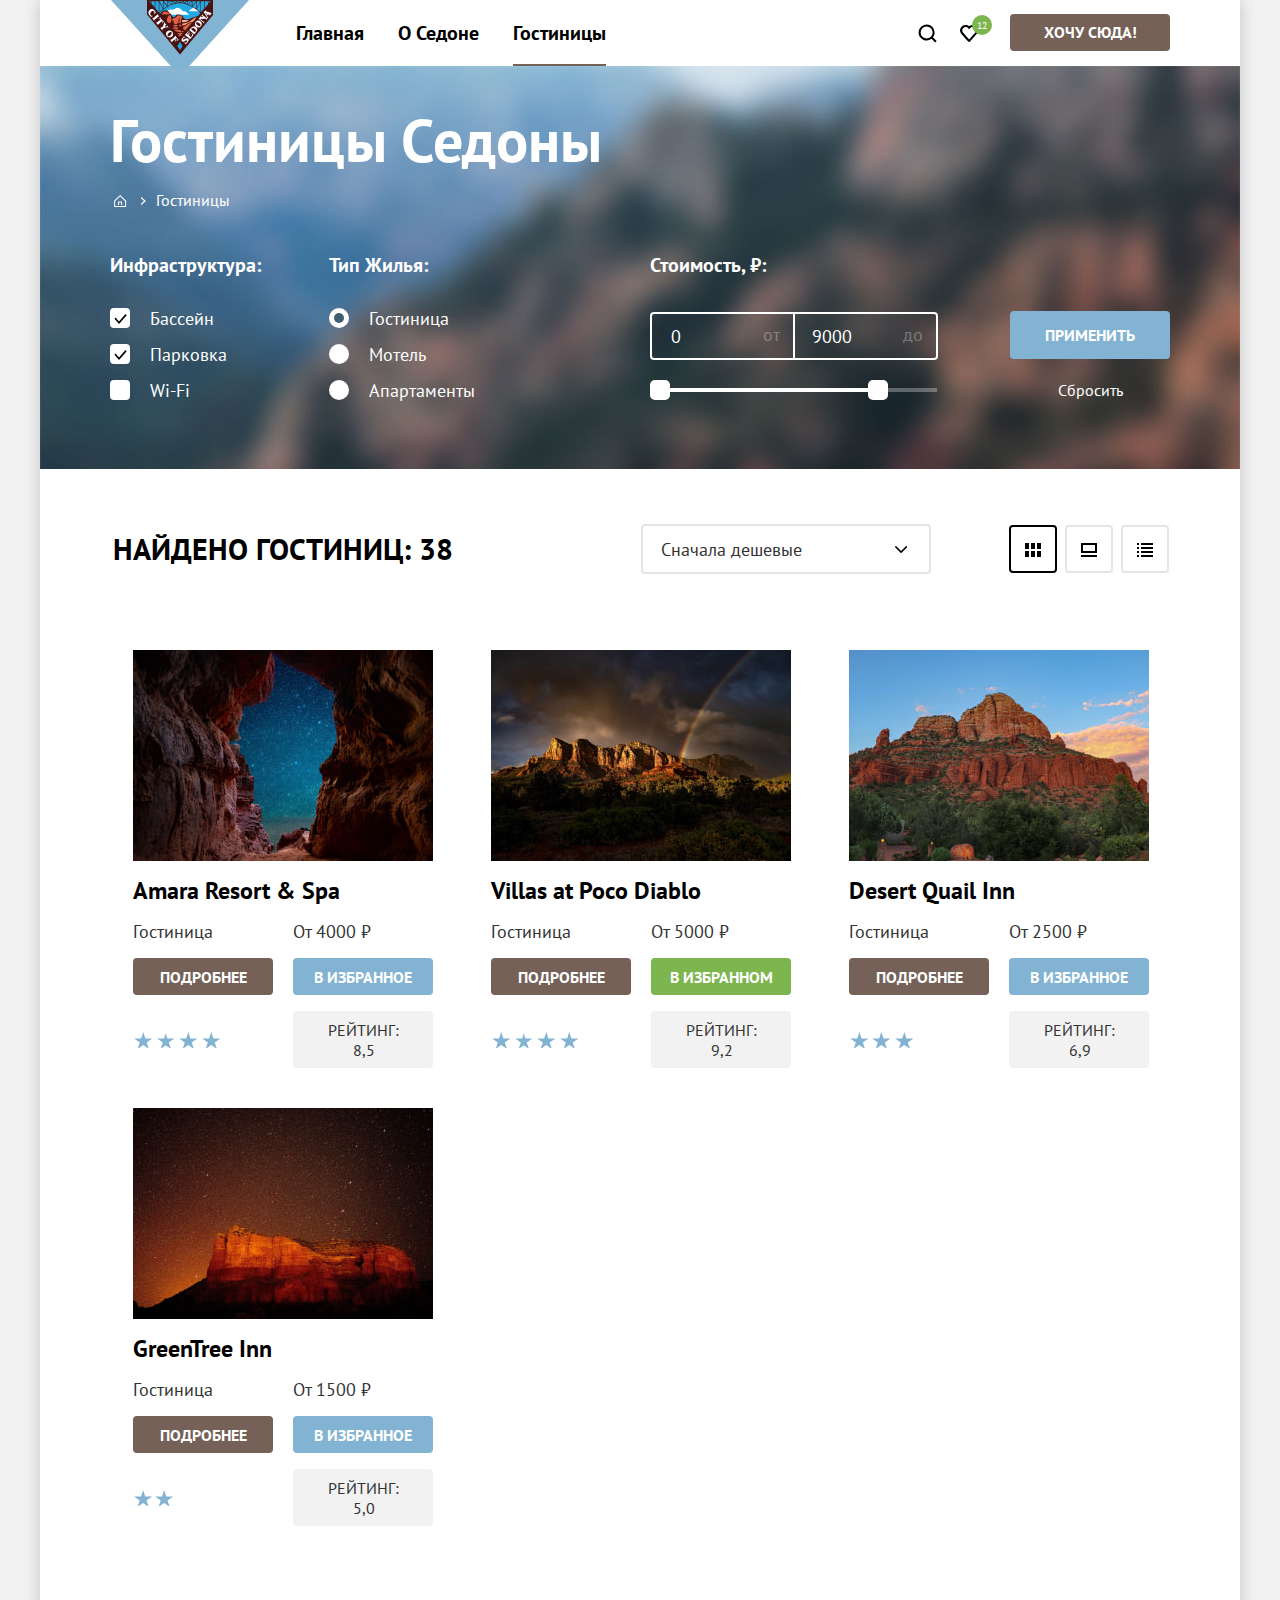
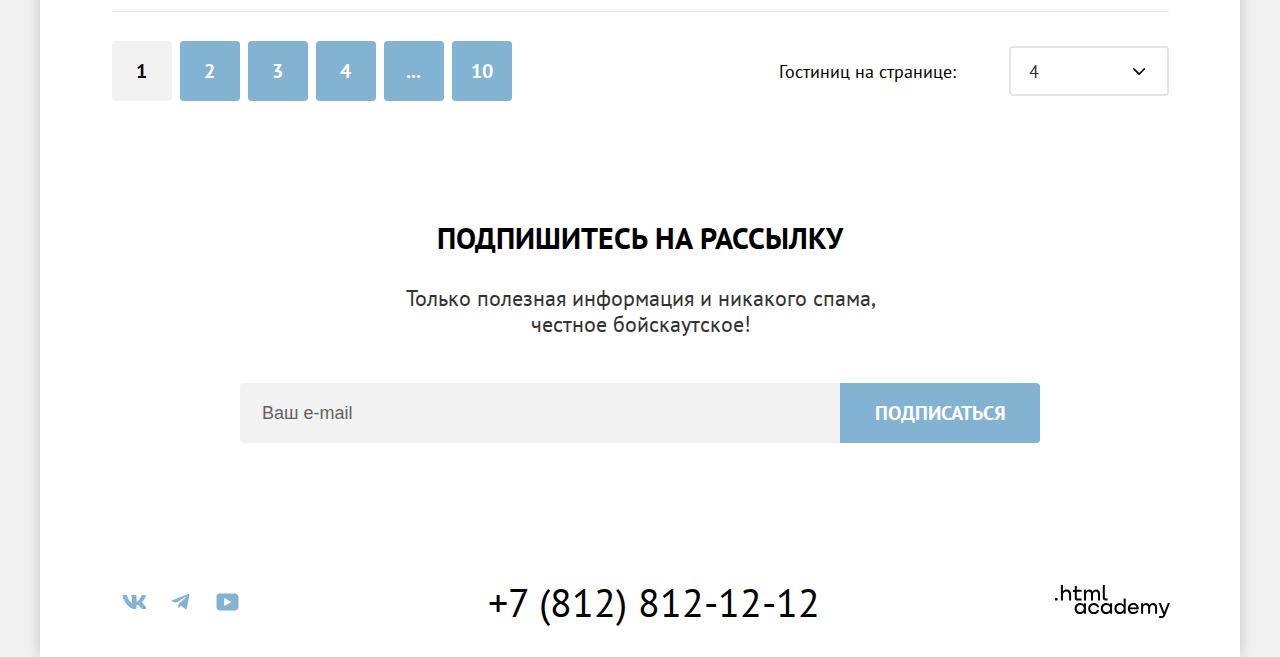
<file: catalog.html>
<!DOCTYPE html>
<html lang="ru">
  <head>
    <meta charset="utf-8">
    <title>HTML Academy: Седона</title>
    <link rel="icon" type="image/png" sizes="32x32" href="images/favicon.png">
    <link rel="stylesheet" href="styles/styles.css">
  </head>
  <body>
    <div class="container">
    <header class="page-header">
      <a class="logo" href="index.html">
        <img src="images/icons/logo.svg" width="139" height="70" alt="Логотип.">
      </a>
      <nav class="navigation">
        <ul class="navigation-list">
          <li class="navigation-item">
            <a class="navigation-link" href="index.html">Главная</a>
          </li>
          <li class="navigation-item">
            <a class="navigation-link" href="#">О Седоне</a>
          </li>
          <li class="navigation-item">
            <a class="navigation-link navigation-link-current" href="catalog.html">Гостиницы</a>
          </li>
        </ul>
        <ul class="navigation-list navigation-user">
          <li class="navigation-item">
            <a class="navigation-link" href="#">
              <svg class="navigation-icon" aria-hidden="true" focusable="false" width="21" height="20" viewBox="0 0 21 20" xmlns="http://www.w3.org/2000/svg">
                <path d="m19.61 18-3.7-3.67c1-1.3 1.7-2.98 1.7-4.87a8 8 0 0 0-8-7.96c-4.4 0-8 3.68-8 8.06a8 8 0 0 0 12.9 6.26l3.7 3.68 1.4-1.5Zm-10-2.48a6 6 0 0 1-6-5.96 6 6 0 0 1 12 0 6 6 0 0 1-6 5.96Z"/>
              </svg>
              <span class="visually-hidden">Поиск.</span>
            </a>
          </li>
          <li class="navigation-item">
            <a class="navigation-link" href="#">
              <svg class="navigation-icon" aria-hidden="true" focusable="false" width="21" height="20" viewBox="0 0 21 20" xmlns="http://www.w3.org/2000/svg">
                <path d="M10.01 19c-.3 0-.6-.1-.8-.4-5.4-6.1-6.7-7.5-7-7.9A5.4 5.4 0 0 1 6.61 2c1.3 0 2.5.5 3.5 1.3a5.46 5.46 0 0 1 9 4.1c0 1.3-.5 2.5-1.3 3.4l-7 7.9c-.2.2-.4.3-.8.3Zm-6-9.5c.3.4 3.5 4 6.1 6.9l6.2-7c.5-.5.7-1.2.7-2 0-1.8-1.5-3.3-3.3-3.3-1 0-2 .5-2.7 1.3-.3.3-.6.4-.9.4-.3 0-.6-.2-.8-.4-.7-.8-1.7-1.3-2.7-1.3-1.8 0-3.3 1.5-3.3 3.3-.1.9.3 1.6.7 2.1-.1 0-.1 0 0 0Z"/>
              </svg>
              <span class="visually-hidden">Избранное.</span>
              <span class="number-favorites">12</span>
            </a>
          </li>
          <li class="navigation-item">
            <a class="button navigation-button" href="#">Хочу сюда!</a>
          </li>
        </ul>
      </nav>
    </header>
    <main class="main-inner">
      <div class="filter-conteiner">
        <header class="inner-header">
          <h1 class="inner-header-title">Гостиницы Седоны</h1>
          <ul class="breadcrumbs">
            <li class="breadcrumbs-item">
              <a class="breadcrumbs-link" href="index.html">
                <svg class="breadcrumbs-icon" aria-hidden="true" focusable="false" width="21" height="20" xmlns="http://www.w3.org/2000/svg">
                  <path d="m10.11 3-6 5.8V15h12V8.8l-6-5.8Zm5 11h-10V9.2l5-4.8 5 4.8V14Z"/><path d="M8.11 13h1v-2.5h2V13h1V9.5h-4V13Z"/>
                </svg>
              <span class="visually-hidden">Главная.</span></a>
            </li>
            <li class="breadcrumbs-item">
              <a class="breadcrumbs-link" href="#">Гостиницы</a>
            </li>
          </ul>
        </header>
        <section class="catalog-filters">
          <h2 class="visually-hidden">Фильтры.</h2>
          <form class="catalog-filters-form" action="https://echo.htmlacademy.ru/" method="post">
            <div class="catalog-filter-left-column">
              <fieldset class="catalog-filters-group">
                <legend class="catalog-filters-title">Инфраструктура:</legend>
                <ul class="catalog-filters-list">
                  <li class="catalog-filters-item">
                    <label class="control">
                      <input class="visually-hidden control-input" type="checkbox" name="pool" checked>
                      <span class="control-mark"></span>
                      Бассейн
                    </label>
                  </li>
                  <li class="catalog-filters-item">
                    <label class="control">
                      <input class="visually-hidden control-input" type="checkbox" name="parking" checked>
                      <span class="control-mark"></span>
                      Парковка
                    </label>
                  </li>
                  <li class="catalog-filters-item">
                    <label class="control">
                      <input class="visually-hidden control-input" type="checkbox" name="wifi">
                      <span class="control-mark"></span>
                      Wi-Fi
                    </label>
                  </li>
                </ul>
              </fieldset>

              <fieldset class="catalog-filters-group">
                <legend class="catalog-filters-title">Тип Жилья:</legend>
                <ul class="catalog-filters-list">
                  <li class="catalog-filters-item">
                    <label class="control">
                      <input class="visually-hidden control-input" type="radio" name="accommodation-group" value="hotel" checked>
                      <span class="control-mark"></span>
                      Гостиница
                    </label>
                  </li>
                  <li class="catalog-filters-item">
                    <label class="control">
                      <input class="visually-hidden control-input" type="radio" name="accommodation-group" value="motel">
                      <span class="control-mark"></span>
                      Мотель
                    </label>
                  </li>
                  <li class="catalog-filters-item">
                    <label class="control">
                      <input class="visually-hidden control-input" type="radio" name="accommodation-group" value="apart">
                      <span class="control-mark"></span>
                      Апартаменты
                    </label>
                  </li>
                </ul>
              </fieldset>
            </div>
            <div class="catalog-filter-right-column">
              <fieldset class="catalog-filters-group catalog-filters-group-price">
                <legend class="catalog-filters-title catalog-filters-title-price">Стоимость, ₽:</legend>
                  <div class="range">
                    <div class="range-wrapper-inputs">
                      <div class="range-input-container">
                        <label class="catalog-filter-label" for="min-price">от</label>
                        <input class="range-input" type="number" name="min-price" id="min-price" value="0">
                      </div>
                      <div class="range-input-container">
                        <label class="catalog-filter-label" for="max-price">до</label>
                        <input class="range-input" type="number" name="max-price" id="max-price" value="9000">
                      </div>
                    </div>
                    <div class="range-scale">
                      <div class="range-bar">
                        <button class="range-toggle toggle-min" type="button">
                          <span class="visually-hidden">Изменить минимальную цену.</span>
                        </button>
                        <button class="range-toggle toggle-max" type="button">
                          <span class="visually-hidden">Изменить максимальную цену.</span>
                        </button>
                      </div>
                    </div>
                </div>
              </fieldset>
              <div class="catalog-filter-button">
                <button class="button apply-button" type="submit">Применить</button>
                <button class="button reset-button" type="reset">Сбросить</button>
              </div>
            </div>
          </form>
        </section>
      </div>
      <section class="catalog-display">
        <h2 class="visually-hidden">Каталог гостиниц.</h2>
        <div class="display-group">
          <p class="title catalog-display-found">Найдено гостиниц: 38</p>
          <select class="select-control" aria-label="Сортировка.">
            <option value="cheap">Сначала дешевые</option>
            <option value="expensive">Сначала дорогие</option>
            <option value="popular">Сначала популярные</option>
          </select>
          <div class="button-display-group">
            <a href="#" class="button-display current">
              <span class="visually-hidden">Показать карточки.</span>
            </a>
            <a href="#" class="button-display">
              <span class="visually-hidden">Показать cлайдшоу.</span>
            </a>
            <a href="#" class="button-display">
              <span class="visually-hidden">Показать список.</span>
            </a>
          </div>
        </div>
        <ul class="hotel-card-list">
          <li class="hotel-card-item">
            <a class="hotel-card-link" href="#">
              <img class="hotel-image" src="images/hotels/hotel-1.jpg" width="300" height="211" alt="Гостиница Amara Resort & Spa.">
              <h3 class="hotel-card-title">Amara Resort & Spa</h3>
            </a>
            <div class="hotel-info-container">
            <span class="hotel-card-discription">Гостиница</span>
            <span class="hotel-card-discription">От 4000 ₽</span>
            <a class="button detail-button" href="#">Подробнее</a>
            <a class="button favorite-button" href="#">В избранное</a>
            <span class="hotel-star hotel-star-four"></span>
            <span class="hotel-card-rating">Рейтинг: 8,5</span>
            </div>
          </li>
          <li class="hotel-card-item">
            <a class="hotel-card-link" href="#">
              <img class="hotel-image" src="images/hotels/hotel-2.jpg" width="300" height="211" alt="Гостиница Villas at Poco Diablo.">
              <h3 class="hotel-card-title">Villas at Poco Diablo</h3>
            </a>
            <div class="hotel-info-container">
              <span class="hotel-card-discription">Гостиница</span>
              <span class="hotel-card-discription">От 5000 ₽</span>
              <a class="button detail-button" href="#">Подробнее</a>
              <a class="button favorite-button-check" href="#">В избранном</a>
              <span class="hotel-star hotel-star-four"></span>
              <span class="hotel-card-rating">Рейтинг: 9,2</span>
            </div>
          </li>
          <li class="hotel-card-item">
            <a class="hotel-card-link" href="#">
              <img class="hotel-image" src="images/hotels/hotel-3.jpg" width="300" height="211" alt="Гостиница Desert Quail Inn.">
              <h3 class="hotel-card-title">Desert Quail Inn</h3>
            </a>
            <div class="hotel-info-container">
              <span class="hotel-card-discription">Гостиница</span>
              <span class="hotel-card-discription">От 2500 ₽</span>
              <a class="button detail-button" href="#">Подробнее</a>
              <a class="button favorite-button" href="#">В избранное</a>
              <span class="hotel-star hotel-star-three"></span>
              <span class="hotel-card-rating">Рейтинг: 6,9</span>
            </div>
          </li>
          <li class="hotel-card-item">
            <a class="hotel-card-link" href="#">
              <img class="hotel-image" src="images/hotels/hotel-4.jpg" width="300" height="211" alt="Гостиница GreenTree Inn.">
              <h3 class="hotel-card-title">GreenTree Inn</h3>
            </a>
            <div class="hotel-info-container">
              <span class="hotel-card-discription">Гостиница</span>
              <span class="hotel-card-discription">От 1500 ₽</span>
              <a class="button detail-button" href="#">Подробнее</a>
              <a class="button favorite-button" href="#">В избранное</a>
              <span class="hotel-star hotel-star-two"></span>
              <span class="hotel-card-rating">Рейтинг: 5,0</span>
            </div>
          </li>
        </ul>
        <div class="pagination-group">
          <ul class="pagination-list">
            <li class="pagination-item-current">
              <a href="#" class="pagination-link current">1</a>
            </li>
            <li class="pagination-item">
              <a href="#" class="pagination-link">2</a>
            </li>
            <li class="pagination-item">
              <a href="#" class="pagination-link">3</a>
            </li>
            <li class="pagination-item">
              <a href="#" class="pagination-link">4</a>
            </li>
            <li class="pagination-item">
              <a href="#" class="pagination-link other">...
                <span class="visually-hidden">Остальные страницы.</span>
              </a>
            </li>
            <li class="pagination-item">
              <a href="#" class="pagination-link">10</a>
            </li>
          </ul>
          <label class="select-title">
            Гостиниц на странице:
            <select class="select-control select-number-cards">
              <option value="1">1</option>
              <option value="4" selected>4</option>
              <option value="8">8</option>
            </select>
          </label>
        </div>
      </section>
      <section class="subscribe catalog-subscribe">
        <h2 class="title catalog-subscribe-title">Подпишитесь на рассылку</h2>
        <p class="subscribe-description catalog-subscribe-description">Только полезная информация и никакого спама, честное бойскаутское!</p>
        <form class="subscribe-form" action="https://echo.htmlacademy.ru/" method="post">
          <input class="subscribe-email" type="email" name="email" id="email" placeholder="Ваш e-mail" required aria-label="Ваш e-mail.">
          <button class="button subscribe-button">Подписаться</button>
        </form>
      </section>
    </main>
    <footer class="page-footer">
      <section class="footer-social">
        <h2 class="visually-hidden">Соц. сети.</h2>
        <ul class="footer-social-list">
          <li class="footer-social-item">
            <a class="footer-social-link" href="https://vk.com/htmlacademy" target="_blank">
              <svg class="social-icon" aria-hidden="true" focusable="false" width="24" height="14" viewBox="0 0 24 14" xmlns="http://www.w3.org/2000/svg">
                <path fill-rule="evenodd" clip-rule="evenodd" d="M23.95.95c.17-.55 0-.95-.8-.95h-2.62c-.67 0-.98.35-1.14.73 0 0-1.34 3.2-3.23 5.27-.61.6-.89.8-1.22.8-.17 0-.42-.2-.42-.74V.95c0-.66-.19-.95-.74-.95H9.65c-.42 0-.67.3-.67.6 0 .61.95.76 1.05 2.5v3.8c0 .84-.16.99-.5.99-.88 0-3.05-3.21-4.33-6.89-.25-.71-.5-1-1.17-1H1.4C.65 0 .5.35.5.73c0 .68.89 4.07 4.14 8.55C6.81 12.34 9.87 14 12.65 14c1.67 0 1.88-.37 1.88-1v-2.32c0-.73.16-.88.68-.88.4 0 1.06.2 2.62 1.67C19.61 13.22 19.9 14 20.9 14h2.63c.75 0 1.13-.37.91-1.1-.24-.72-1.09-1.77-2.22-3.02-.6-.7-1.53-1.47-1.8-1.86-.4-.49-.28-.7 0-1.14 0 0 3.2-4.43 3.53-5.93Z"/>
              </svg>
              <span class="visually-hidden">ВКонтакте.</span>
            </a>
          </li>
          <li class="footer-social-item">
            <a class="footer-social-link" href="https://t.me/htmlacademy" target="_blank">
              <svg class="social-icon" aria-hidden="true" focusable="false" width="19" height="16" viewBox="0 0 19 16" xmlns="http://www.w3.org/2000/svg">
                <path d="M17.29.1 1.34 6.25c-1.09.43-1.08 1.04-.2 1.31l4.1 1.28 9.47-5.98c.44-.27.85-.12.52.18L7.55 9.96l-.28 4.22c.41 0 .6-.19.83-.41l1.99-1.93 4.13 3.05c.77.42 1.31.2 1.5-.7l2.72-12.8C18.72.27 18-.23 17.29.09Z"/>
              </svg>
              <span class="visually-hidden">Телеграм.</span>
            </a>
          </li>
          <li class="footer-social-item">
            <a class="footer-social-link" href="https://www.youtube.com/user/htmlacademyru" target="_blank">
              <svg class="social-icon" aria-hidden="true" focusable="false" width="23" height="18" viewBox="0 0 23 18" xmlns="http://www.w3.org/2000/svg">
                <path d="M19.1.5H3.68C1.81.5.5 2.1.5 3.9V14c0 1.9 1.31 3.5 3.17 3.5h15.66c1.64 0 3.17-1.6 3.17-3.4V3.9C22.28 2.1 20.97.5 19.1.5ZM8.17 13.04V4.96L15.5 9l-7.34 4.04Z"/>
              </svg>
              <span class="visually-hidden">Ютуб.</span>
            </a>
          </li>
        </ul>
      </section>
      <section class="footer-contacts">
        <h2 class="visually-hidden">Контактный телефон.</h2>
        <a class="footer-contacts-phone" href="tel:+78128121212">+7 (812) 812-12-12</a>
      </section>
      <section class="footer-logo">
        <h2 class="visually-hidden">HTML Academy.</h2>
        <a class="footer-logo-link" href="https://htmlacademy.ru/" target="_blank">
          <svg class="academy-logo" aria-hidden="true" focusable="false" width="115" height="33" viewBox="0 0 115 33" xmlns="http://www.w3.org/2000/svg"><path fill-rule="evenodd" clip-rule="evenodd" d="M8 6.2c.8-1 2-1.7 3.6-1.7 2.7 0 4.6 1.9 4.5 4.9v6.1h-2V9.8c0-1.8-1.1-3.2-2.9-3.2-2 0-3.3 1.5-3.3 3.6v5.3h-2V0h2v6.2H8Zm-8 9.3v-2.6h2.5v2.6H0ZM26.6 4.8h-4.8V1.1h-2v3.8h-1.9v2h1.9v6c0 1.7 1 2.7 2.7 2.7h4.1v-2h-3.7c-.7 0-1.1-.4-1.1-1.1V6.8h4.8v-2Zm11 1.9c.6-1.3 1.9-2.1 3.5-2.1 2.5 0 4 1.8 3.9 4.3v6.5h-2V9.1c0-1.6-.9-2.6-2.4-2.6-1.2 0-2.6.9-2.6 3.3v5.6h-2V9.1c0-1.6-.9-2.6-2.4-2.6C32 6.5 31 8 31 10v5.4h-2V4.8h1.9v1.6h.1c.6-1 1.7-1.8 3.1-1.8 1.6 0 2.8.9 3.4 2.1h.1Zm10.2 6c0 1.7 1 2.7 2.8 2.7h2v-2h-1.7c-.7 0-1.1-.4-1.1-1.1V0h-2v12.7ZM25 17.9c1.7 0 3 .7 3.9 1.8v-1.5h2v10.6h-2v-1.6h-.1c-.8 1.1-2 1.9-3.8 1.9-3.1 0-5.4-2.3-5.4-5.6s2.3-5.6 5.4-5.6Zm-3.3 5.6c0 2 1.4 3.6 3.6 3.6s3.6-1.7 3.6-3.6c0-2-1.4-3.6-3.6-3.6s-3.6 1.6-3.6 3.6ZM44.2 22c-.5-2.4-2.6-4.1-5.4-4.1a5.4 5.4 0 0 0-5.6 5.6c0 3.1 2.2 5.6 5.6 5.6 2.8 0 4.9-1.8 5.4-4.2h-2.1a3.4 3.4 0 0 1-3.3 2.3c-2.2 0-3.6-1.6-3.6-3.6s1.4-3.6 3.6-3.6c1.6 0 2.8 1 3.3 2.2h2.1V22Zm7-4.1c1.7 0 3 .7 3.9 1.8v-1.5h2v10.6h-2v-1.6H55c-.8 1.1-2 1.9-3.8 1.9-3.1 0-5.4-2.3-5.4-5.6s2.3-5.6 5.4-5.6Zm-3.3 5.6c0 2 1.4 3.6 3.6 3.6 2.1 0 3.6-1.7 3.6-3.6 0-2-1.4-3.6-3.6-3.6s-3.6 1.6-3.6 3.6Zm20.8-3.7c-.9-1.1-2.2-1.9-3.9-1.9-3.1 0-5.4 2.3-5.4 5.6s2.2 5.6 5.4 5.6c1.7 0 3-.8 3.8-1.8h.1v1.5h2V13.4h-2v6.4Zm-3.6 7.3c-2.2 0-3.6-1.6-3.6-3.6s1.4-3.6 3.6-3.6 3.6 1.6 3.6 3.6c-.1 2-1.5 3.6-3.6 3.6Zm7.7-3.6c0-3.1 2.2-5.6 5.5-5.6 3.5 0 5.7 2.7 5.5 6.3H75c.1 1.6 1.5 2.9 3.4 2.9 1.4 0 2.5-.6 3-1.6h2.1c-.7 2.3-2.7 3.6-5.2 3.6-3.4 0-5.5-2.6-5.5-5.6Zm8.8-1.1c-.3-1.6-1.6-2.6-3.3-2.6-1.7 0-2.9 1.1-3.2 2.6h6.5Zm16.6-4.5c-1.6 0-2.9.8-3.6 2h-.1c-.6-1.2-1.8-2-3.4-2-1.4 0-2.5.7-3.1 1.8v-1.5h-1.9v10.6h2v-5.4c0-2 1-3.4 2.6-3.5 1.5 0 2.4 1 2.4 2.6v6.3h2v-5.6c0-2.4 1.4-3.3 2.6-3.3 1.5 0 2.4 1 2.4 2.6v6.3h2v-6.5c.1-2.6-1.4-4.4-3.9-4.4Zm7.6.2 3.6 8.9 3.4-8.9h2.1l-4.7 12.2c-.7 1.8-1.7 2.6-3.5 2.6h-2.5v-2h2.5c1 0 1.4-.3 1.7-1.2l-4.8-11.6h2.2Z"/></svg>
          <span class="visually-hidden">HTML Academy.</span>
        </a>
      </section>
    </footer>
    </div>
  </body>
</html>
</file>
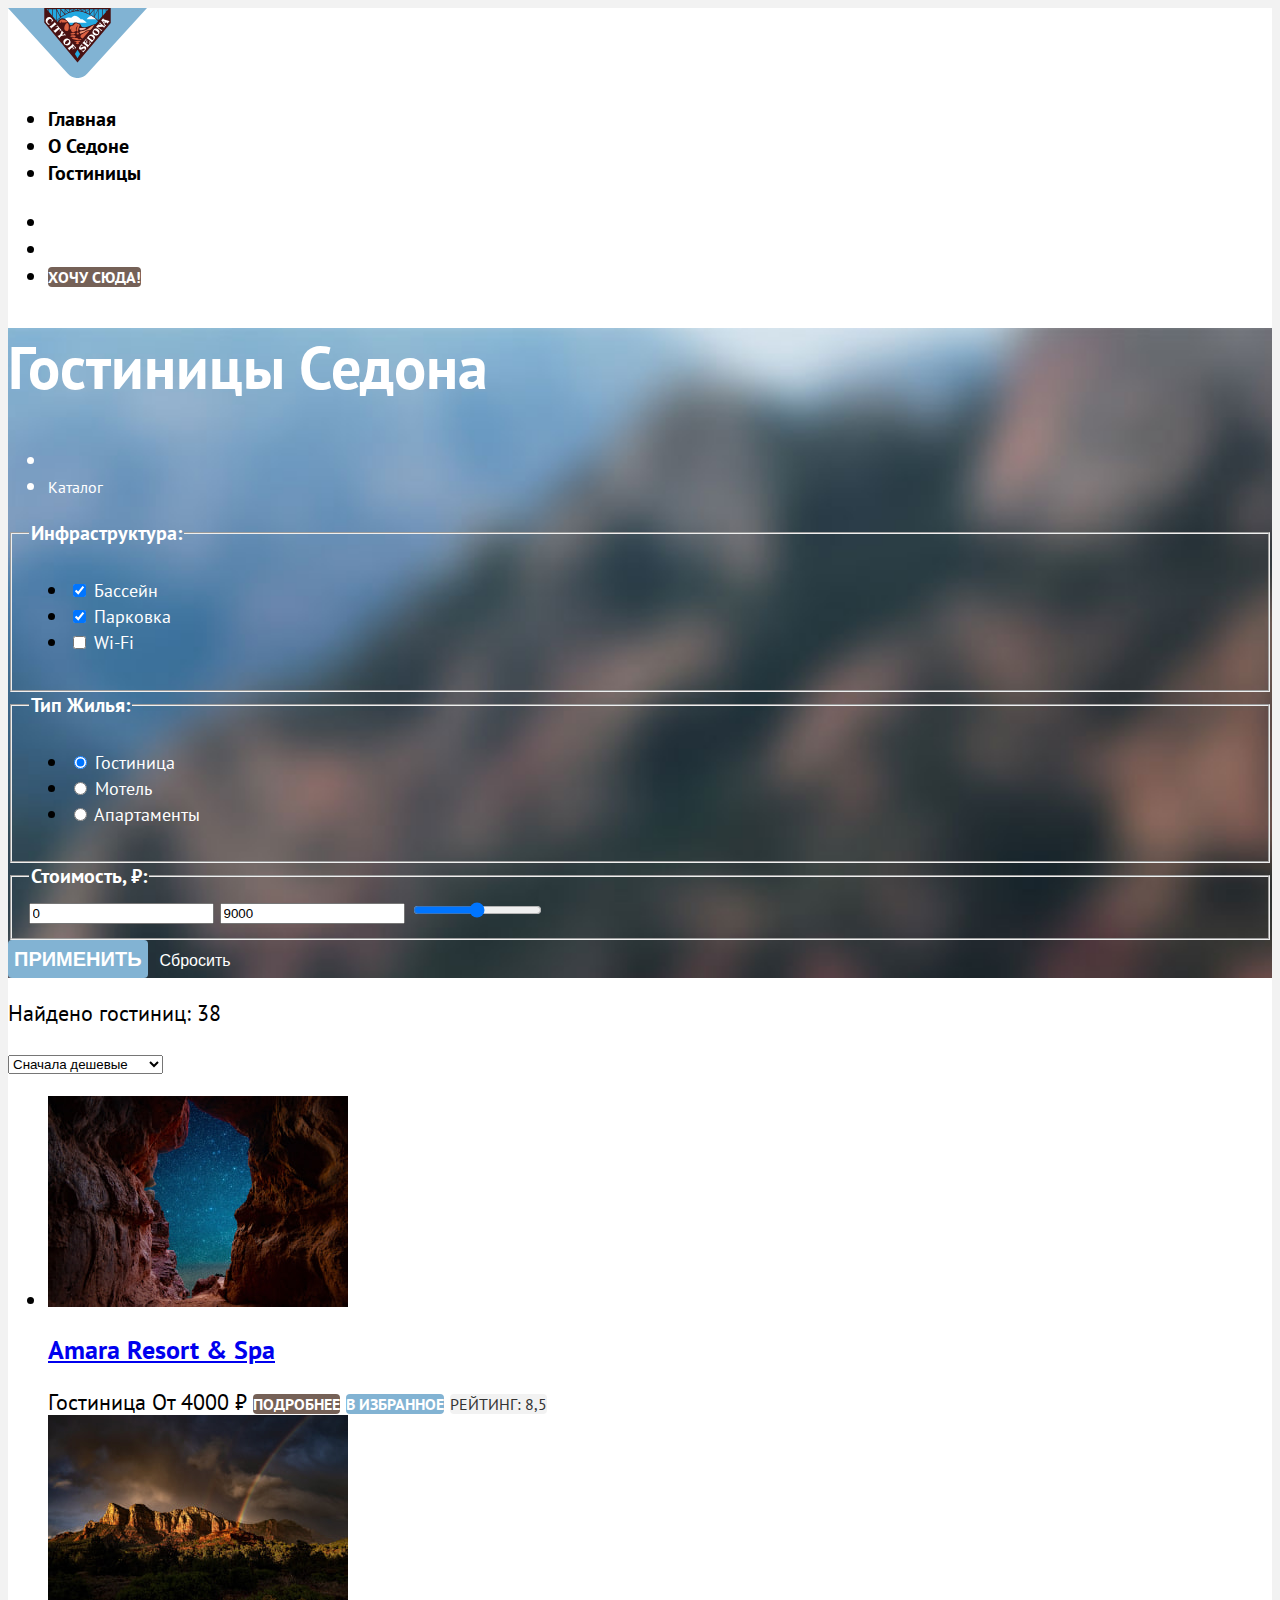
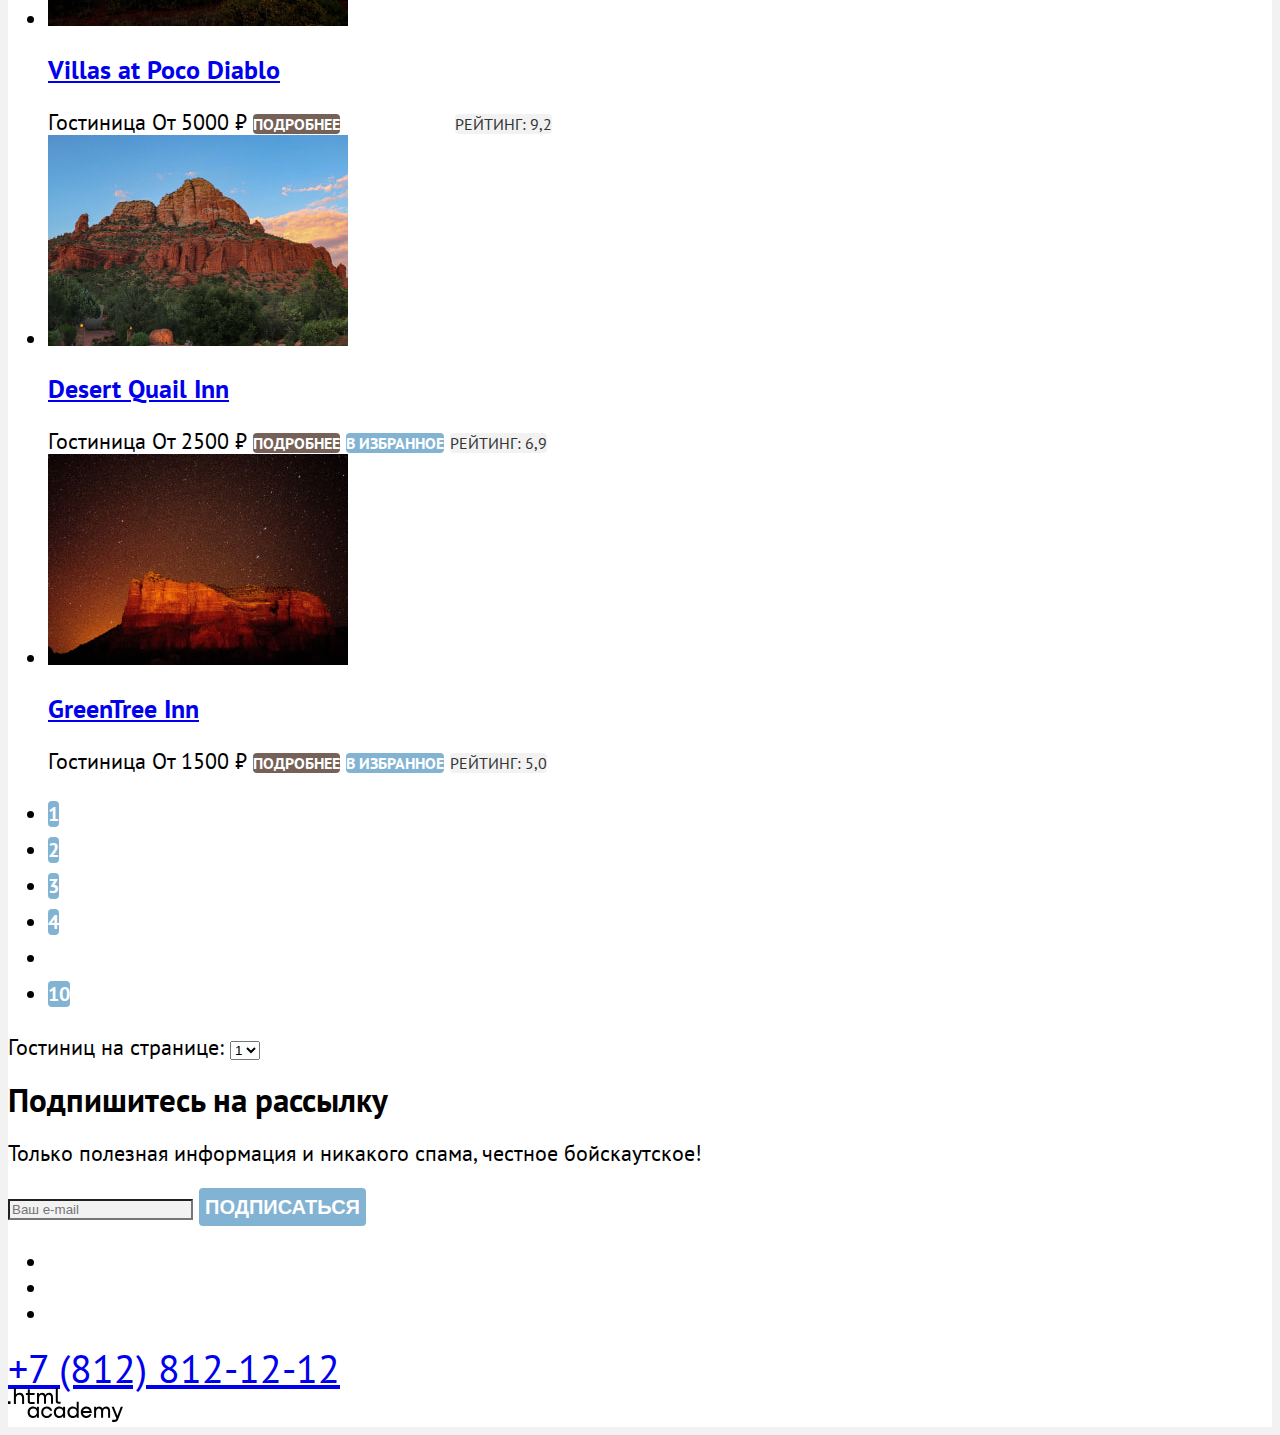
<file: 3/catalog.html>
<!DOCTYPE html>
<html lang="ru">
  <head>
    <meta charset="utf-8">
    <title>HTML Academy: Седона</title>
    <link rel="stylesheet" href="styles/styles.css">
    <base href="https://htmlacademy-htmlcss.github.io/1996137-sedona-34/3/">
</head>
  <body>
    <div class="container">
    <header class="page-header">
      <a class="logo" href="index.html">
        <img src="images/icons/logo.svg" width="139" height="70" alt="Логотип">
      </a>
      <nav class="navigation">
        <ul class="navigation-list">
          <li class="navigation-item">
            <a class="navigation-link" href="index.html">Главная</a>
          </li>
          <li class="navigation-item">
            <a class="navigation-link" href="#">О Седоне</a>
          </li>
          <li class="navigation-item">
            <a class="navigation-link" href="catalog.html">Гостиницы</a>
          </li>
        </ul>
        <ul class="navigation-list navigation-user">
          <li class="navigation-item">
            <a class="navigation-link" href="">
              <span class="visually-hidden">Поиск</span>
            </a>
          </li>
          <li class="navigation-item">
            <a class="navigation-link" href="">
              <span class="visually-hidden">Избранное</span>
            </a>
          </li>
          <li class="navigation-item">
            <a class="button navigation-button" href="#">Хочу сюда!</a>
          </li>
        </ul>
      </nav>
    </header>
    <main class="main-inner">
      <div class="filter-conteiner">
        <header class="inner-header">
          <h1 class="inner-header-title">Гостиницы Седона</h1>
          <ul class="breadcrumbs">
            <li class="breadcrumbs-item">
              <a class="breadcrumbs-link" href="index.html">
              <span class="visually-hidden">Главная</span></a>
            </li>
            <li class="breadcrumbs-item">
              <a class="breadcrumbs-link">Каталог</a>
            </li>
          </ul>
        </header>
        <section class="catalog-filters">
          <h2 class="visually-hidden">Фильтры</h2>
          <form class="catalog-filters-form" action="https://echo.htmlacademy.ru/" method="post">
            <fieldset class="catalog-filters-group">
              <legend class="catalog-filters-title">Инфраструктура:</legend>
              <ul class="catalog-filters-list">
                <li class="catalog-filters-item">
                  <label class="control">
                    <input class="control-input" type="checkbox" name="pool" checked>
                    Бассейн
                  </label>
                </li>
                <li class="catalog-filters-item">
                  <label class="control">
                    <input class="control-input" type="checkbox" name="parking" checked>
                    Парковка
                  </label>
                </li>
                <li class="catalog-filters-item">
                  <label class="control">
                    <input class="control-input" type="checkbox" name="wifi">
                    Wi-Fi
                  </label>
                </li>
              </ul>
            </fieldset>

            <fieldset class="catalog-filters-group">
            <legend class="catalog-filters-title">Тип Жилья:</legend>
            <ul class="catalog-filters-list">
              <li class="catalog-filters-item">
                <label class="control">
                  <input class="control-input" type="radio" name="accommodation-group" value="hotel" checked>
                  Гостиница
                </label>
              </li>
              <li class="catalog-filters-item">
                <label class="control">
                  <input class="control-input" type="radio" name="accommodation-group" value="motel">
                  Мотель
                </label>
              </li>
              <li class="catalog-filters-item">
                <label class="control">
                  <input class="control-input" type="radio" name="accommodation-group" value="apart">
                  Апартаменты
                </label>
              </li>
            </ul>
            </fieldset>
            <fieldset class="catalog-filters-group">
              <legend class="catalog-filters-title">Стоимость, ₽:</legend>
              <input class="min-price" type="text" name="min-price" value="0">
              <input class="max-price" type="text" name="max-price" value="9000">
              <input class="slider" type="range" id="price" min="0" max="10000" step="500">
            </fieldset>
            <button class="button apply-button" type="submit">Применить</button>
            <button class="button reset-button" type="reset">Сбросить</button>
          </form>
        </section>
      </div>
      <section class="catalog-display">
        <h2 class="visually-hidden">Каталог гостиниц</h2>
        <p class="catalog-display-found">Найдено гостиниц: 38</p>
        <select class="select-control" aria-label="Сортировка">
          <option value="cheap">Сначала дешевые</option>
          <option value="expensive">Сначала дорогие</option>
          <option value="popular">Сначала популярные</option>
        </select>
        <a href="#" class="button-display current">
          <span class="visually-hidden">Показать карточки</span>
        </a>
        <a href="#" class="button-display">
          <span class="visually-hidden">Показать cлайдшоу</span>
        </a>
        <a href="#" class="button-display">
          <span class="visually-hidden">Показать список</span>
        </a>
        <ul class="hotel-card-list">
          <li class="hotel-card-item">
            <a class="hotel-card-link" href="#">
              <img src="images/hotels/hotel-1.jpg" width="300" height="211" alt="Гостиница Amara Resort & Spa">
              <h3 class="hotel-card-title">Amara Resort & Spa</h3>
            </a>
            <span class="hotel-card-discription">Гостиница</span>
            <span class="hotel-card-discription">От 4000 ₽</span>
            <a class="button detail-button" href="#">Подробнее</a>
            <a class="button favorite-button" href="#">В избранное</a>
            <span class="visually-hidden">Количество звезд</span>
            <span class="hotel-card-rating">Рейтинг: 8,5</span>
          </li>
          <li class="hotel-card-item">
            <a class="hotel-card-link" href="#">
              <img src="images/hotels/hotel-2.jpg" width="300" height="211" alt="Гостиница Villas at Poco Diablo">
              <h3 class="hotel-card-title">Villas at Poco Diablo</h3>
            </a>
            <span class="hotel-card-discription">Гостиница</span>
            <span class="hotel-card-discription">От 5000 ₽</span>
            <a class="button detail-button" href="#">Подробнее</a>
            <a class="button favorite-button-check" href="#">В избранном</a>
            <span class="visually-hidden">Количество звезд</span>
            <span class="hotel-card-rating">Рейтинг: 9,2</span>

          </li>
          <li class="hotel-card-item">
            <a class="hotel-card-link" href="#">
              <img src="images/hotels/hotel-3.jpg" width="300" height="211" alt="Гостиница Desert Quail Inn">
              <h3 class="hotel-card-title">Desert Quail Inn</h3>
            </a>
            <span class="hotel-card-discription">Гостиница</span>
            <span class="hotel-card-discription">От 2500 ₽</span>
            <a class="button detail-button" href="#">Подробнее</a>
            <a class="button favorite-button" href="#">В избранное</a>
            <span class="visually-hidden">Количество звезд</span>
            <span class="hotel-card-rating">Рейтинг: 6,9</span>

          </li>
          <li class="hotel-card-item">
            <a class="hotel-card-link" href="#">
              <img src="images/hotels/hotel-4.jpg" width="300" height="211" alt="Гостиница GreenTree Inn">
              <h3 class="hotel-card-title">GreenTree Inn</h3>
            </a>
            <span class="hotel-card-discription">Гостиница</span>
            <span class="hotel-card-discription">От 1500 ₽</span>
            <a class="button detail-button" href="#">Подробнее</a>
            <a class="button favorite-button" href="#">В избранное</a>
            <span class="visually-hidden">Количество звезд</span>
            <span class="hotel-card-rating">Рейтинг: 5,0</span>
          </li>
        </ul>
        <ul class="pagination-list">
          <li class="pagination-item-current">
            <a href="#" class="pagination-link current">1</a>
          </li>
          <li class="pagination-item">
            <a href="#" class="pagination-link">2</a>
          </li>
          <li class="pagination-item">
            <a href="#" class="pagination-link">3</a>
          </li>
          <li class="pagination-item">
            <a href="#" class="pagination-link">4</a>
          </li>
          <li class="pagination-item">
            <a href="#" class="pagination-link other">
              <span class="visually-hidden">Остальные страницы</span>
            </a>
          </li>
          <li class="pagination-item">
            <a href="#" class="pagination-link">10</a>
          </li>
        </ul>
        <label class="select-title">
          Гостиниц на странице:
          <select class="select-control">
            <option value="1">1</option>
            <option value="4">4</option>
            <option value="8">8</option>
          </select>
        </label>
      </section>
      </section>
      <section class="catalog-subscribe">
        <h2 class="title catalog-subscribe-title">Подпишитесь на рассылку</h2>
        <p class="catalog-subscribe-description">Только полезная информация и никакого спама, честное бойскаутское!</p>
        <form class="catalog-subscribe-form" action="https://echo.htmlacademy.ru/" method="post">
          <input class="subscribe-email" type="email" name="email" id="email" placeholder="Ваш e-mail" required>
          <button class="button subscribe-button">Подписаться</button>
        </form>
      </section>
    </main>
    <footer class="page-footer">
      <section class="footer-social">
        <h2 class="visually-hidden">Соц. сети</h2>
        <ul class="footer-social-list">
          <li class="footer-social-item">
            <a class="footer-social-link" href="#">
              <span class="visually-hidden">ВКонтакте</span>
            </a>
          </li>
          <li class="footer-social-item">
            <a class="footer-social-link" href="#">
              <span class="visually-hidden">Телеграм</span>
            </a>
          </li>
          <li class="footer-social-item">
            <a class="footer-social-link" href="#">
              <span class="visually-hidden">Ютуб</span>
            </a>
          </li>
        </ul>
      </section>
      <section class="footer-contacts">
        <h2 class="visually-hidden">Контактный телефон</h2>
        <a class="footer-contacts-phone" href="tel:+78128121212">+7 (812) 812-12-12</a>
      </section>
      <section class="footer-logo">
        <h2 class="visually-hidden">HTML Academy</h2>
        <a class="footer-logo-link" href="https://htmlacademy.ru/" target="_blank">
          <img class="footer-logo-img" src="images/icons/htmlacademy.svg" width="115" height="34" alt="Логотип HTML Academy">
        </a>
      </section>
    </footer>
    </div>
  </body>
</html>
</file>
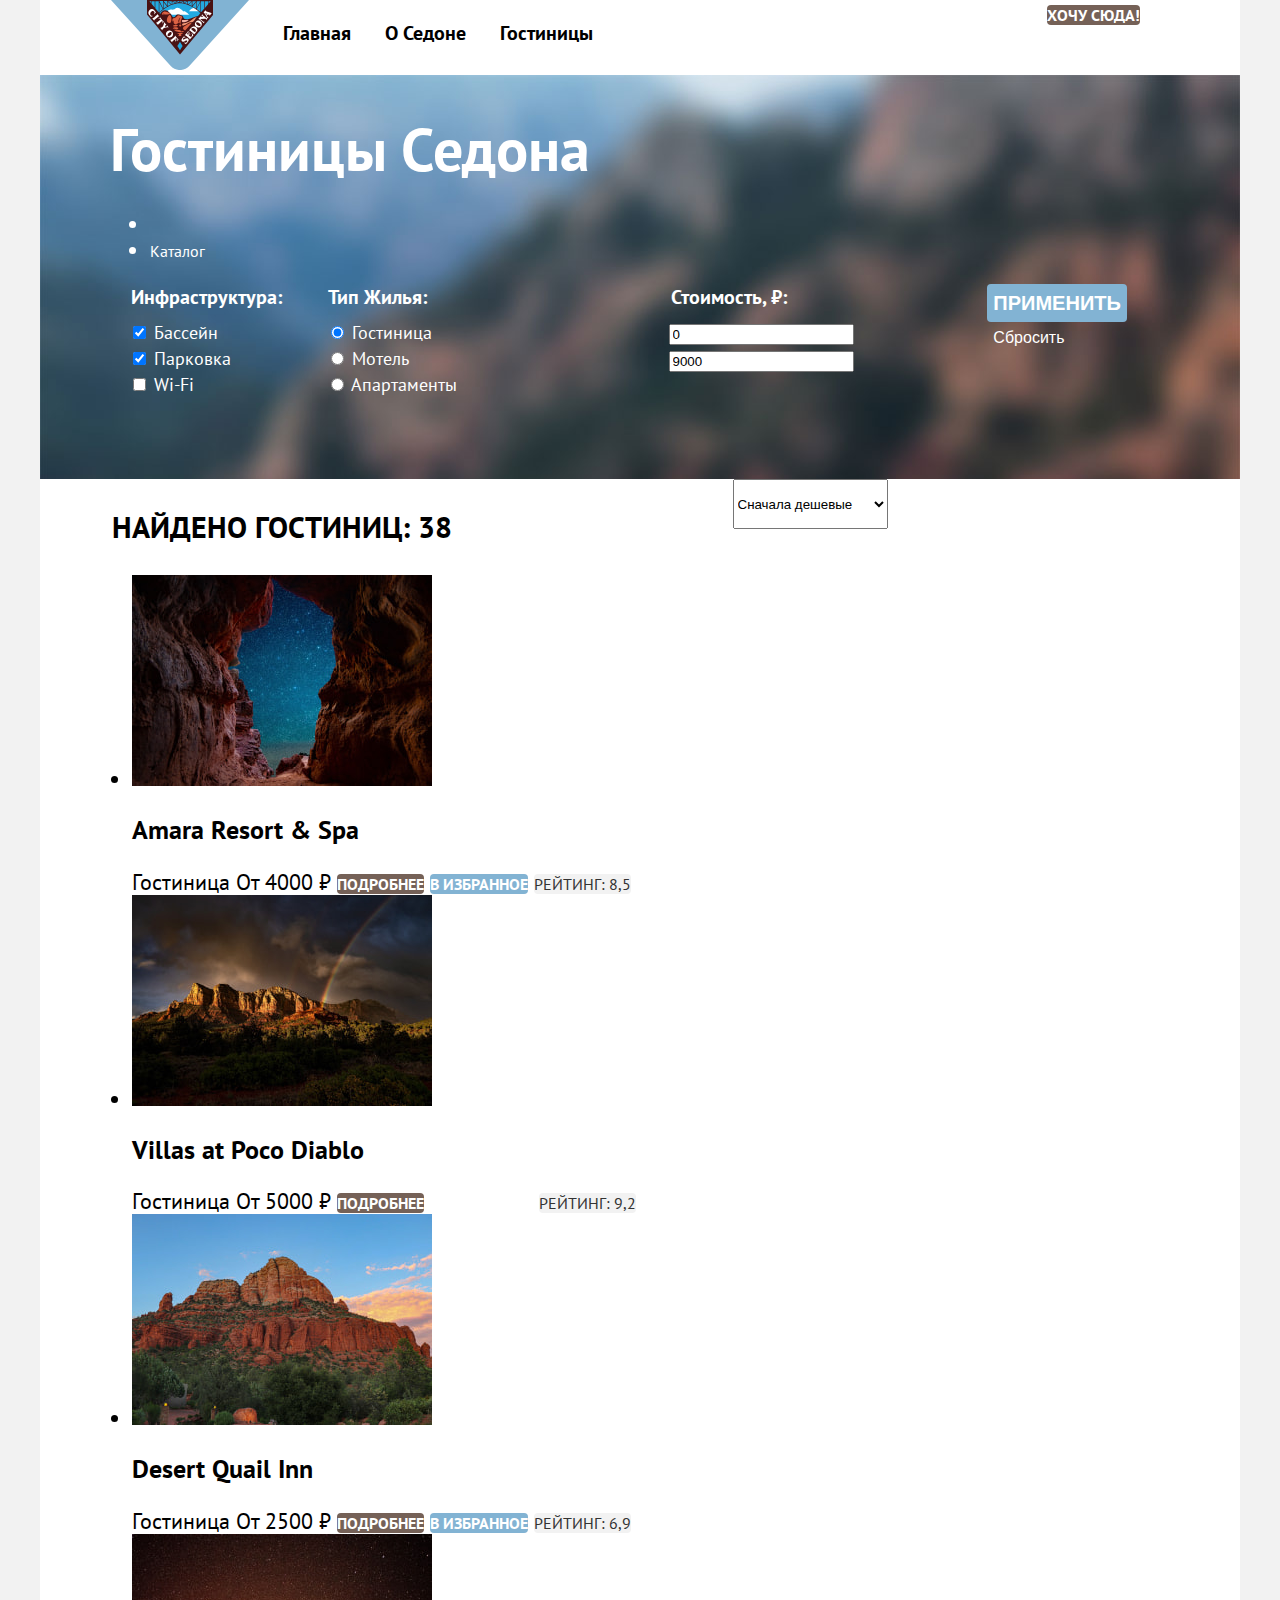
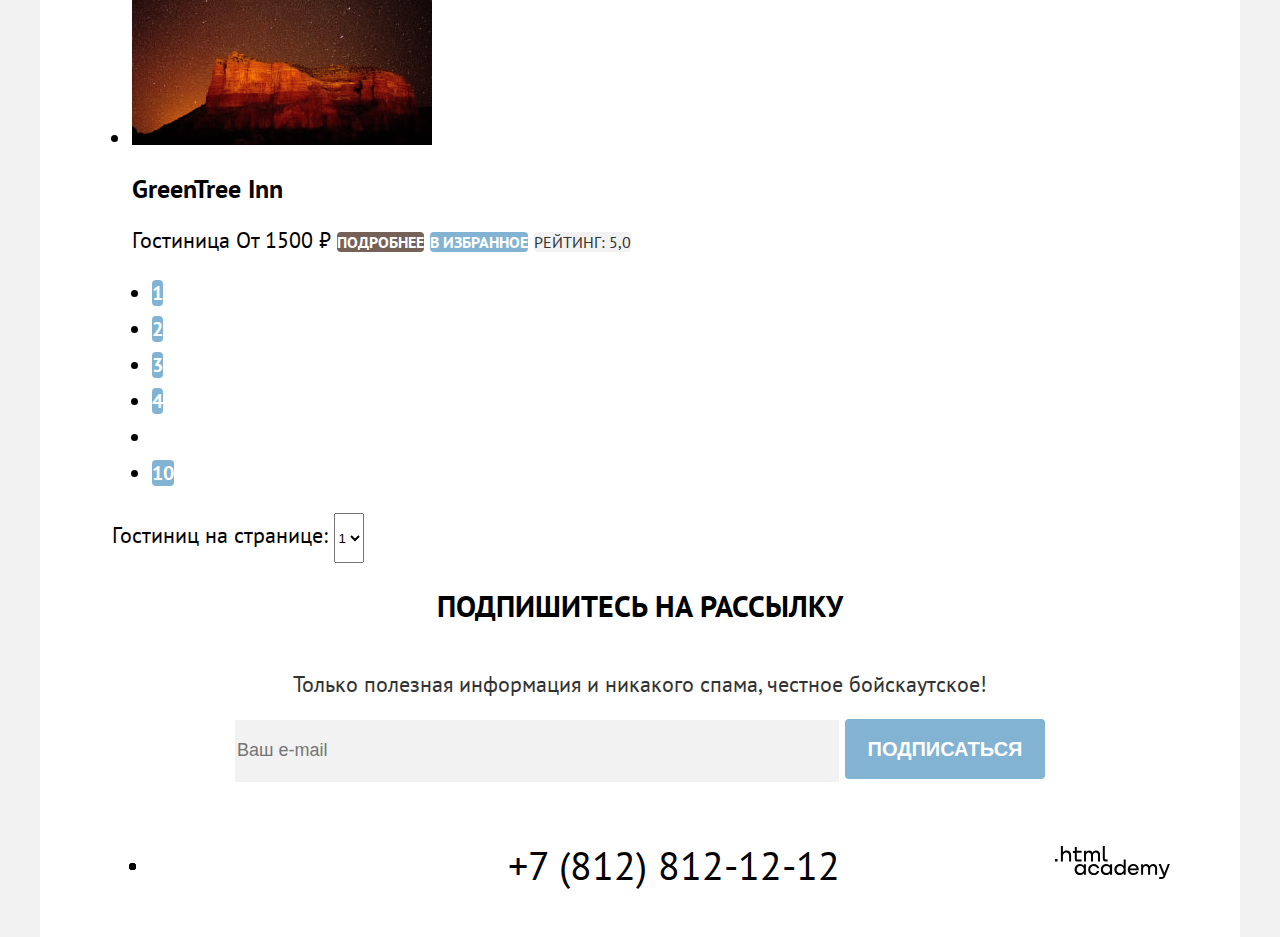
<file: 4/catalog.html>
<!DOCTYPE html>
<html lang="ru">
  <head>
    <meta charset="utf-8">
    <title>HTML Academy: Седона</title>
    <link rel="stylesheet" href="styles/styles.css">
    <base href="https://htmlacademy-htmlcss.github.io/1996137-sedona-34/4/">
</head>
  <body>
    <div class="container">
    <header class="page-header">
      <a class="logo" href="index.html">
        <img src="images/icons/logo.svg" width="139" height="70" alt="Логотип">
      </a>
      <nav class="navigation">
        <ul class="navigation-list">
          <li class="navigation-item">
            <a class="navigation-link" href="index.html">Главная</a>
          </li>
          <li class="navigation-item">
            <a class="navigation-link" href="#">О Седоне</a>
          </li>
          <li class="navigation-item">
            <a class="navigation-link" href="catalog.html">Гостиницы</a>
          </li>
        </ul>
        <ul class="navigation-list navigation-user">
          <li class="navigation-item">
            <a class="navigation-link" href="">
              <span class="visually-hidden">Поиск.</span>
            </a>
          </li>
          <li class="navigation-item">
            <a class="navigation-link" href="">
              <span class="visually-hidden">Избранное.</span>
            </a>
          </li>
          <li class="navigation-item">
            <a class="button navigation-button" href="#">Хочу сюда!</a>
          </li>
        </ul>
      </nav>
    </header>
    <main class="main-inner">
      <div class="filter-conteiner">
        <header class="inner-header">
          <h1 class="inner-header-title">Гостиницы Седона</h1>
          <ul class="breadcrumbs">
            <li class="breadcrumbs-item">
              <a class="breadcrumbs-link" href="index.html">
              <span class="visually-hidden">Главная.</span></a>
            </li>
            <li class="breadcrumbs-item">
              <a class="breadcrumbs-link">Каталог</a>
            </li>
          </ul>
        </header>
        <section class="catalog-filters">
          <h2 class="visually-hidden">Фильтры.</h2>
          <form class="catalog-filters-form" action="https://echo.htmlacademy.ru/" method="post">
            <div class="catalog-filter-left-column">
              <fieldset class="catalog-filters-group">
                <legend class="catalog-filters-title">Инфраструктура:</legend>
                <ul class="catalog-filters-list">
                  <li class="catalog-filters-item">
                    <label class="control">
                      <input class="control-input" type="checkbox" name="pool" checked>
                      Бассейн
                    </label>
                  </li>
                  <li class="catalog-filters-item">
                    <label class="control">
                      <input class="control-input" type="checkbox" name="parking" checked>
                      Парковка
                    </label>
                  </li>
                  <li class="catalog-filters-item">
                    <label class="control">
                      <input class="control-input" type="checkbox" name="wifi">
                      Wi-Fi
                    </label>
                  </li>
                </ul>
              </fieldset>

              <fieldset class="catalog-filters-group">
                <legend class="catalog-filters-title">Тип Жилья:</legend>
                <ul class="catalog-filters-list">
                  <li class="catalog-filters-item">
                    <label class="control">
                      <input class="control-input" type="radio" name="accommodation-group" value="hotel" checked>
                      Гостиница
                    </label>
                  </li>
                  <li class="catalog-filters-item">
                    <label class="control">
                      <input class="control-input" type="radio" name="accommodation-group" value="motel">
                      Мотель
                    </label>
                  </li>
                  <li class="catalog-filters-item">
                    <label class="control">
                      <input class="control-input" type="radio" name="accommodation-group" value="apart">
                      Апартаменты
                    </label>
                  </li>
                </ul>
              </fieldset>
            </div>
            <div class="catalog-filter-right-column">
              <fieldset class="catalog-filters-group">
                <legend class="catalog-filters-title">Стоимость, ₽:</legend>
                <input class="min-price" type="text" name="min-price" value="0">
                <input class="max-price" type="text" name="max-price" value="9000">
              </fieldset>
              <div class="catalog-filter-button">
                <button class="button apply-button" type="submit">Применить</button>
                <button class="button reset-button" type="reset">Сбросить</button>
              </div>
            </div>
          </form>
        </section>
      </div>
      <section class="catalog-display">
        <h2 class="visually-hidden">Каталог гостиниц.</h2>
        <div class="display-group">
          <p class="title catalog-display-found">Найдено гостиниц: 38</p>
          <select class="select-control" aria-label="Сортировка.">
            <option value="cheap">Сначала дешевые</option>
            <option value="expensive">Сначала дорогие</option>
            <option value="popular">Сначала популярные</option>
          </select>
          <div class="button-display-group">
            <a href="#" class="button-display current">
              <span class="visually-hidden">Показать карточки.</span>
            </a>
            <a href="#" class="button-display">
              <span class="visually-hidden">Показать cлайдшоу.</span>
            </a>
            <a href="#" class="button-display">
              <span class="visually-hidden">Показать список.</span>
            </a>
          </div>
        </div>
        <ul class="hotel-card-list">
          <li class="hotel-card-item">
            <a class="hotel-card-link" href="#">
              <img src="images/hotels/hotel-1.jpg" width="300" height="211" alt="Гостиница Amara Resort & Spa.">
              <h3 class="hotel-card-title">Amara Resort & Spa</h3>
            </a>
            <span class="hotel-card-discription">Гостиница</span>
            <span class="hotel-card-discription">От 4000 ₽</span>
            <a class="button detail-button" href="#">Подробнее</a>
            <a class="button favorite-button" href="#">В избранное</a>
            <span class="visually-hidden">Количество звезд.</span>
            <span class="hotel-card-rating">Рейтинг: 8,5</span>
          </li>
          <li class="hotel-card-item">
            <a class="hotel-card-link" href="#">
              <img src="images/hotels/hotel-2.jpg" width="300" height="211" alt="Гостиница Villas at Poco Diablo.">
              <h3 class="hotel-card-title">Villas at Poco Diablo</h3>
            </a>
            <span class="hotel-card-discription">Гостиница</span>
            <span class="hotel-card-discription">От 5000 ₽</span>
            <a class="button detail-button" href="#">Подробнее</a>
            <a class="button favorite-button-check" href="#">В избранном</a>
            <span class="visually-hidden">Количество звезд.</span>
            <span class="hotel-card-rating">Рейтинг: 9,2</span>

          </li>
          <li class="hotel-card-item">
            <a class="hotel-card-link" href="#">
              <img src="images/hotels/hotel-3.jpg" width="300" height="211" alt="Гостиница Desert Quail Inn.">
              <h3 class="hotel-card-title">Desert Quail Inn</h3>
            </a>
            <span class="hotel-card-discription">Гостиница</span>
            <span class="hotel-card-discription">От 2500 ₽</span>
            <a class="button detail-button" href="#">Подробнее</a>
            <a class="button favorite-button" href="#">В избранное</a>
            <span class="visually-hidden">Количество звезд.</span>
            <span class="hotel-card-rating">Рейтинг: 6,9</span>

          </li>
          <li class="hotel-card-item">
            <a class="hotel-card-link" href="#">
              <img src="images/hotels/hotel-4.jpg" width="300" height="211" alt="Гостиница GreenTree Inn.">
              <h3 class="hotel-card-title">GreenTree Inn</h3>
            </a>
            <span class="hotel-card-discription">Гостиница</span>
            <span class="hotel-card-discription">От 1500 ₽</span>
            <a class="button detail-button" href="#">Подробнее</a>
            <a class="button favorite-button" href="#">В избранное</a>
            <span class="visually-hidden">Количество звезд.</span>
            <span class="hotel-card-rating">Рейтинг: 5,0</span>
          </li>
        </ul>
        <div class="pagination-group">
          <ul class="pagination-list">
            <li class="pagination-item-current">
              <a href="#" class="pagination-link current">1</a>
            </li>
            <li class="pagination-item">
              <a href="#" class="pagination-link">2</a>
            </li>
            <li class="pagination-item">
              <a href="#" class="pagination-link">3</a>
            </li>
            <li class="pagination-item">
              <a href="#" class="pagination-link">4</a>
            </li>
            <li class="pagination-item">
              <a href="#" class="pagination-link other">
                <span class="visually-hidden">Остальные страницы.</span>
              </a>
            </li>
            <li class="pagination-item">
              <a href="#" class="pagination-link">10</a>
            </li>
          </ul>
          <label class="select-title">
            Гостиниц на странице:
            <select class="select-control">
              <option value="1">1</option>
              <option value="4">4</option>
              <option value="8">8</option>
            </select>
          </label>
        </div>
      </section>
      </section>
      <section class="catalog-subscribe">
        <h2 class="title catalog-subscribe-title">Подпишитесь на рассылку</h2>
        <p class="catalog-subscribe-description">Только полезная информация и никакого спама, честное бойскаутское!</p>
        <form class="catalog-subscribe-form" action="https://echo.htmlacademy.ru/" method="post">
          <input class="subscribe-email" type="email" name="email" id="email" placeholder="Ваш e-mail" required>
          <button class="button subscribe-button">Подписаться</button>
        </form>
      </section>
    </main>
    <footer class="page-footer">
      <section class="footer-social">
        <h2 class="visually-hidden">Соц. сети.</h2>
        <ul class="footer-social-list">
          <li class="footer-social-item">
            <a class="footer-social-link" href="#">
              <span class="visually-hidden">ВКонтакте.</span>
            </a>
          </li>
          <li class="footer-social-item">
            <a class="footer-social-link" href="#">
              <span class="visually-hidden">Телеграм.</span>
            </a>
          </li>
          <li class="footer-social-item">
            <a class="footer-social-link" href="#">
              <span class="visually-hidden">Ютуб.</span>
            </a>
          </li>
        </ul>
      </section>
      <section class="footer-contacts">
        <h2 class="visually-hidden">Контактный телефон</h2>
        <a class="footer-contacts-phone" href="tel:+78128121212">+7 (812) 812-12-12</a>
      </section>
      <section class="footer-logo">
        <h2 class="visually-hidden">HTML Academy</h2>
        <a class="footer-logo-link" href="https://htmlacademy.ru/" target="_blank">
          <img class="footer-logo-img" src="images/icons/htmlacademy.svg" width="115" height="34" alt="Логотип HTML Academy">
        </a>
      </section>
    </footer>
    </div>
  </body>
</html>
</file>
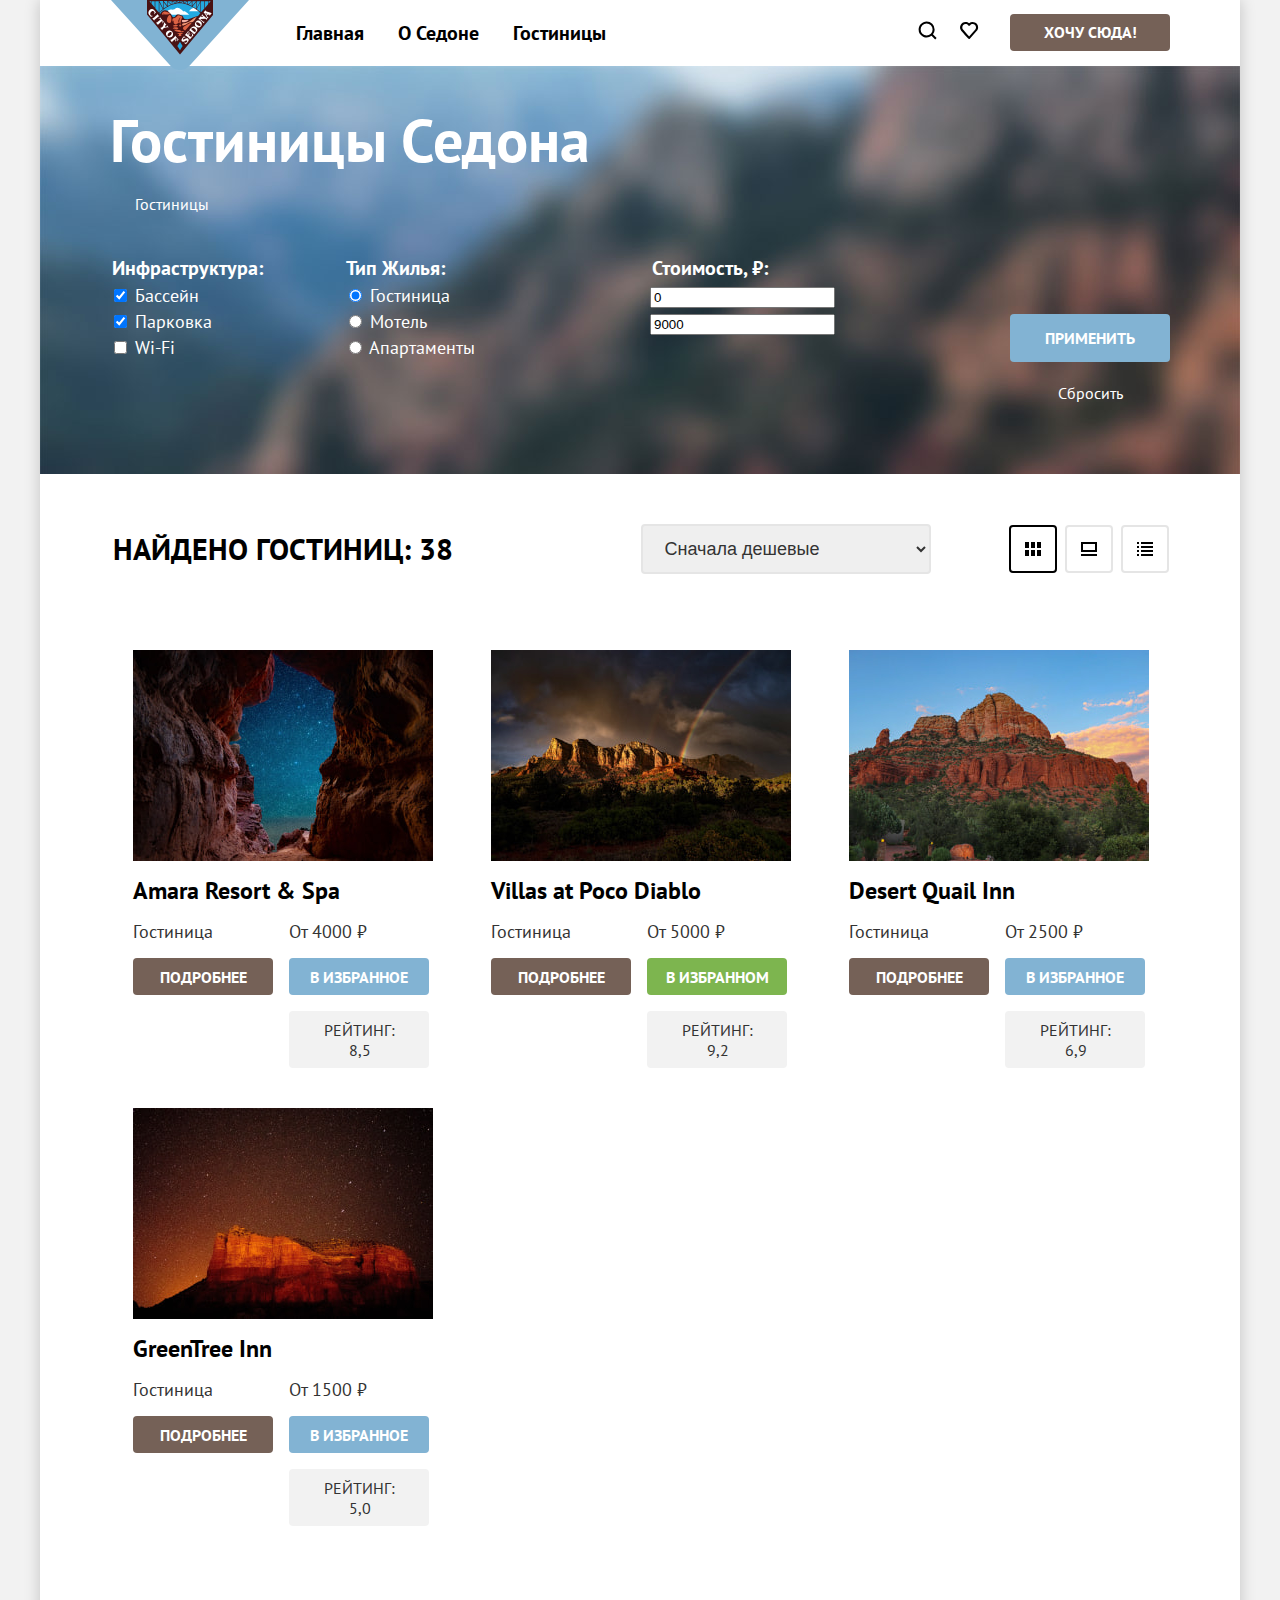
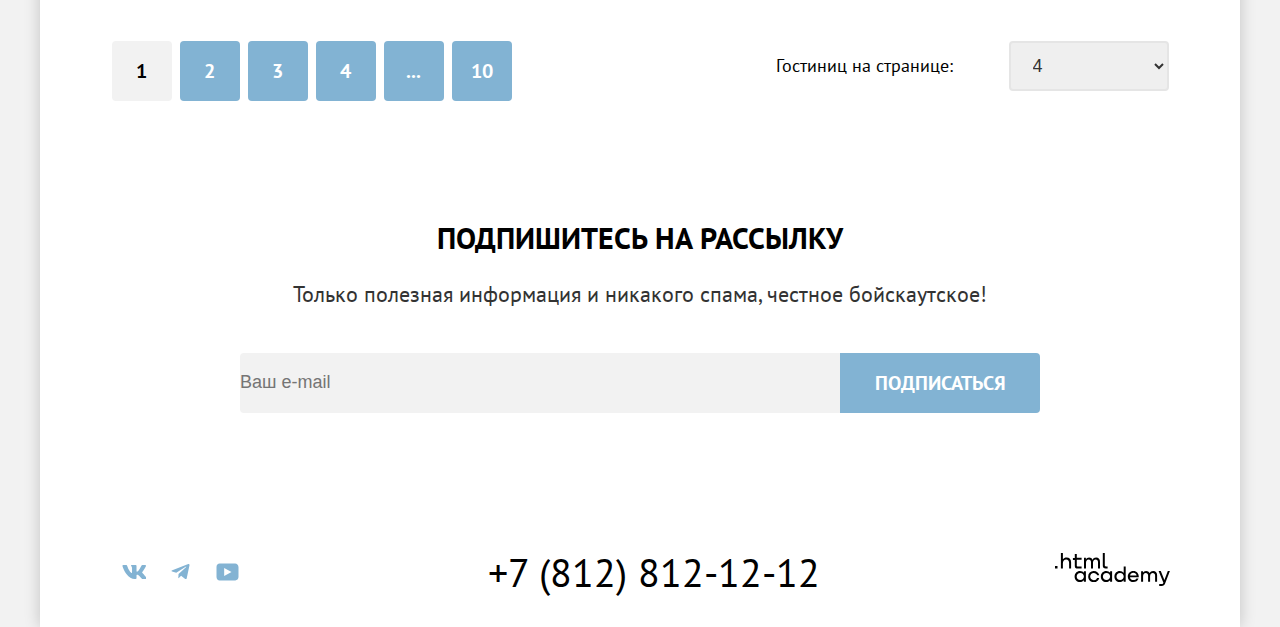
<file: 5/catalog.html>
<!DOCTYPE html>
<html lang="ru">
  <head>
    <meta charset="utf-8">
    <title>HTML Academy: Седона</title>
    <link rel="stylesheet" href="styles/styles.css">
    <base href="https://htmlacademy-htmlcss.github.io/1996137-sedona-34/5/">
</head>
  <body>
    <div class="container">
    <header class="page-header">
      <a class="logo" href="index.html">
        <img src="images/icons/logo.svg" width="139" height="70" alt="Логотип">
      </a>
      <nav class="navigation">
        <ul class="navigation-list">
          <li class="navigation-item">
            <a class="navigation-link" href="index.html">Главная</a>
          </li>
          <li class="navigation-item">
            <a class="navigation-link" href="#">О Седоне</a>
          </li>
          <li class="navigation-item">
            <a class="navigation-link" href="catalog.html">Гостиницы</a>
          </li>
        </ul>
        <ul class="navigation-list navigation-user">
          <li class="navigation-item">
            <a class="navigation-link" href="#">
              <svg aria-hidden="true" focusable="false" width="21" height="20" fill="none" xmlns="http://www.w3.org/2000/svg">
                <path d="m19.61 18-3.7-3.67c1-1.3 1.7-2.98 1.7-4.87a8 8 0 0 0-8-7.96c-4.4 0-8 3.68-8 8.06a8 8 0 0 0 12.9 6.26l3.7 3.68 1.4-1.5Zm-10-2.48a6 6 0 0 1-6-5.96 6 6 0 0 1 12 0 6 6 0 0 1-6 5.96Z" fill="#000"/>
              </svg>
              <span class="visually-hidden">Поиск.</span>
            </a>
          </li>
          <li class="navigation-item">
            <a class="navigation-link" href="#">
              <svg aria-hidden="true" focusable="false" width="21" height="20" fill="none" xmlns="http://www.w3.org/2000/svg">
                <path d="M10.01 19c-.3 0-.6-.1-.8-.4-5.4-6.1-6.7-7.5-7-7.9A5.4 5.4 0 0 1 6.61 2c1.3 0 2.5.5 3.5 1.3a5.46 5.46 0 0 1 9 4.1c0 1.3-.5 2.5-1.3 3.4l-7 7.9c-.2.2-.4.3-.8.3Zm-6-9.5c.3.4 3.5 4 6.1 6.9l6.2-7c.5-.5.7-1.2.7-2 0-1.8-1.5-3.3-3.3-3.3-1 0-2 .5-2.7 1.3-.3.3-.6.4-.9.4-.3 0-.6-.2-.8-.4-.7-.8-1.7-1.3-2.7-1.3-1.8 0-3.3 1.5-3.3 3.3-.1.9.3 1.6.7 2.1-.1 0-.1 0 0 0Z" fill="#000"/>
              </svg>
              <span class="visually-hidden">Избранное.</span>
            </a>
          </li>
          <li class="navigation-item">
            <a class="button navigation-button" href="#">Хочу сюда!</a>
          </li>
        </ul>
      </nav>
    </header>
    <main class="main-inner">
      <div class="filter-conteiner">
        <header class="inner-header">
          <h1 class="inner-header-title">Гостиницы Седона</h1>
          <ul class="breadcrumbs">
            <li class="breadcrumbs-item">
              <a class="breadcrumbs-link" href="index.html">
              <span class="visually-hidden">Главная.</span></a>
            </li>
            <li class="breadcrumbs-item">
              <a class="breadcrumbs-link">Гостиницы</a>
            </li>
          </ul>
        </header>
        <section class="catalog-filters">
          <h2 class="visually-hidden">Фильтры.</h2>
          <form class="catalog-filters-form" action="https://echo.htmlacademy.ru/" method="post">
            <div class="catalog-filter-left-column">
              <fieldset class="catalog-filters-group">
                <legend class="catalog-filters-title">Инфраструктура:</legend>
                <ul class="catalog-filters-list">
                  <li class="catalog-filters-item">
                    <label class="control">
                      <input class="control-input" type="checkbox" name="pool" checked>
                      Бассейн
                    </label>
                  </li>
                  <li class="catalog-filters-item">
                    <label class="control">
                      <input class="control-input" type="checkbox" name="parking" checked>
                      Парковка
                    </label>
                  </li>
                  <li class="catalog-filters-item">
                    <label class="control">
                      <input class="control-input" type="checkbox" name="wifi">
                      Wi-Fi
                    </label>
                  </li>
                </ul>
              </fieldset>

              <fieldset class="catalog-filters-group">
                <legend class="catalog-filters-title">Тип Жилья:</legend>
                <ul class="catalog-filters-list">
                  <li class="catalog-filters-item">
                    <label class="control">
                      <input class="control-input" type="radio" name="accommodation-group" value="hotel" checked>
                      Гостиница
                    </label>
                  </li>
                  <li class="catalog-filters-item">
                    <label class="control">
                      <input class="control-input" type="radio" name="accommodation-group" value="motel">
                      Мотель
                    </label>
                  </li>
                  <li class="catalog-filters-item">
                    <label class="control">
                      <input class="control-input" type="radio" name="accommodation-group" value="apart">
                      Апартаменты
                    </label>
                  </li>
                </ul>
              </fieldset>
            </div>
            <div class="catalog-filter-right-column">
              <fieldset class="catalog-filters-group">
                <legend class="catalog-filters-title">Стоимость, ₽:</legend>
                <input class="min-price" type="text" name="min-price" value="0">
                <input class="max-price" type="text" name="max-price" value="9000">
              </fieldset>
              <div class="catalog-filter-button">
                <button class="button apply-button" type="submit">Применить</button>
                <button class="button reset-button" type="reset">Сбросить</button>
              </div>
            </div>
          </form>
        </section>
      </div>
      <section class="catalog-display">
        <h2 class="visually-hidden">Каталог гостиниц.</h2>
        <div class="display-group">
          <p class="title catalog-display-found">Найдено гостиниц: 38</p>
          <select class="select-control" aria-label="Сортировка.">
            <option value="cheap">Сначала дешевые</option>
            <option value="expensive">Сначала дорогие</option>
            <option value="popular">Сначала популярные</option>
          </select>
          <div class="button-display-group">
            <a href="#" class="button-display current">
              <svg aria-hidden="true" focusable="false" width="20" height="20" fill="none" xmlns="http://www.w3.org/2000/svg">
                <path d="M6 3H2v6h4V3ZM18 3h-4v6h4V3ZM12 3H8v6h4V3ZM6 11H2v6h4v-6ZM18 11h-4v6h4v-6ZM12 11H8v6h4v-6Z" fill="#000"/>
              </svg>
              <span class="visually-hidden">Показать карточки.</span>
            </a>
            <a href="#" class="button-display">
              <svg aria-hidden="true" focusable="false"  width="20" height="20" fill="none" xmlns="http://www.w3.org/2000/svg">
                <path d="M18 15H2v2h16v-2ZM16 5v6H4V5h12Zm2-2H2v10h16V3Z" fill="#000"/>
              </svg>
              <span class="visually-hidden">Показать cлайдшоу.</span>
            </a>
            <a href="#" class="button-display">
              <svg aria-hidden="true" focusable="false" width="20" height="20" fill="none" xmlns="http://www.w3.org/2000/svg">
                <path d="M4 3H2v2h2V3ZM18 3H6v2h12V3ZM4 7H2v2h2V7ZM18 7H6v2h12V7ZM4 11H2v2h2v-2ZM18 11H6v2h12v-2ZM4 15H2v2h2v-2ZM18 15H6v2h12v-2Z" fill="#000"/>
              </svg>
              <span class="visually-hidden">Показать список.</span>
            </a>
          </div>
        </div>
        <ul class="hotel-card-list">
          <li class="hotel-card-item">
            <a class="hotel-card-link" href="#">
              <img class="hotel-image" src="images/hotels/hotel-1.jpg" width="300" height="211" alt="Гостиница Amara Resort & Spa.">
              <h3 class="hotel-card-title">Amara Resort & Spa</h3>
            </a>
            <div class="hotel-info-container">
            <span class="hotel-card-discription">Гостиница</span>
            <span class="hotel-card-discription">От 4000 ₽</span>
            <a class="button detail-button" href="#">Подробнее</a>
            <a class="button favorite-button" href="#">В избранное</a>
            <span class="hotel-star"></span>
            <span class="hotel-card-rating">Рейтинг: 8,5</span>
            </div>
          </li>
          <li class="hotel-card-item">
            <a class="hotel-card-link" href="#">
              <img class="hotel-image" src="images/hotels/hotel-2.jpg" width="300" height="211" alt="Гостиница Villas at Poco Diablo.">
              <h3 class="hotel-card-title">Villas at Poco Diablo</h3>
            </a>
            <div class="hotel-info-container">
              <span class="hotel-card-discription">Гостиница</span>
              <span class="hotel-card-discription">От 5000 ₽</span>
              <a class="button detail-button" href="#">Подробнее</a>
              <a class="button favorite-button-check" href="#">В избранном</a>
              <span class="hotel-star"></span>
              <span class="hotel-card-rating">Рейтинг: 9,2</span>
            </div>
          </li>
          <li class="hotel-card-item">
            <a class="hotel-card-link" href="#">
              <img class="hotel-image" src="images/hotels/hotel-3.jpg" width="300" height="211" alt="Гостиница Desert Quail Inn.">
              <h3 class="hotel-card-title">Desert Quail Inn</h3>
            </a>
            <div class="hotel-info-container">
              <span class="hotel-card-discription">Гостиница</span>
              <span class="hotel-card-discription">От 2500 ₽</span>
              <a class="button detail-button" href="#">Подробнее</a>
              <a class="button favorite-button" href="#">В избранное</a>
              <span class="hotel-star"></span>
              <span class="hotel-card-rating">Рейтинг: 6,9</span>
            </div>
          </li>
          <li class="hotel-card-item">
            <a class="hotel-card-link" href="#">
              <img class="hotel-image" src="images/hotels/hotel-4.jpg" width="300" height="211" alt="Гостиница GreenTree Inn.">
              <h3 class="hotel-card-title">GreenTree Inn</h3>
            </a>
            <div class="hotel-info-container">
              <span class="hotel-card-discription">Гостиница</span>
              <span class="hotel-card-discription">От 1500 ₽</span>
              <a class="button detail-button" href="#">Подробнее</a>
              <a class="button favorite-button" href="#">В избранное</a>
              <span class="hotel-star"></span>
              <span class="hotel-card-rating">Рейтинг: 5,0</span>
            </div>
          </li>
        </ul>
        <div class="pagination-group">
          <ul class="pagination-list">
            <li class="pagination-item-current">
              <a href="#" class="pagination-link current">1</a>
            </li>
            <li class="pagination-item">
              <a href="#" class="pagination-link">2</a>
            </li>
            <li class="pagination-item">
              <a href="#" class="pagination-link">3</a>
            </li>
            <li class="pagination-item">
              <a href="#" class="pagination-link">4</a>
            </li>
            <li class="pagination-item">
              <a href="#" class="pagination-link other">...
                <span class="visually-hidden">Остальные страницы.</span>
              </a>
            </li>
            <li class="pagination-item">
              <a href="#" class="pagination-link">10</a>
            </li>
          </ul>
          <label class="select-title">
            Гостиниц на странице:
            <select class="select-control select-number-cards">
              <option value="1">1</option>
              <option value="4" selected>4</option>
              <option value="8">8</option>
            </select>
          </label>
        </div>
      </section>
      <section class="subscribe catalog-subscribe">
        <h2 class="title catalog-subscribe-title">Подпишитесь на рассылку</h2>
        <p class="subscribe-description catalog-subscribe-description">Только полезная информация и никакого спама, честное бойскаутское!</p>
        <form class="subscribe-form" action="https://echo.htmlacademy.ru/" method="post">
          <input class="subscribe-email" type="email" name="email" id="email" placeholder="Ваш e-mail" required>
          <button class="button subscribe-button">Подписаться</button>
        </form>
      </section>
    </main>
    <footer class="page-footer">
      <section class="footer-social">
        <h2 class="visually-hidden">Соц. сети.</h2>
        <ul class="footer-social-list">
          <li class="footer-social-item">
            <a class="footer-social-link" href="#" target="_blank">
              <svg aria-hidden="true" focusable="false" width="24" height="14" fill="none" xmlns="http://www.w3.org/2000/svg">
                <path fill-rule="evenodd" clip-rule="evenodd" d="M23.95.95c.17-.55 0-.95-.8-.95h-2.62c-.67 0-.98.35-1.14.73 0 0-1.34 3.2-3.23 5.27-.61.6-.89.8-1.22.8-.17 0-.42-.2-.42-.74V.95c0-.66-.19-.95-.74-.95H9.65c-.42 0-.67.3-.67.6 0 .61.95.76 1.05 2.5v3.8c0 .84-.16.99-.5.99-.88 0-3.05-3.21-4.33-6.89-.25-.71-.5-1-1.17-1H1.4C.65 0 .5.35.5.73c0 .68.89 4.07 4.14 8.55C6.81 12.34 9.87 14 12.65 14c1.67 0 1.88-.37 1.88-1v-2.32c0-.73.16-.88.68-.88.4 0 1.06.2 2.62 1.67C19.61 13.22 19.9 14 20.9 14h2.63c.75 0 1.13-.37.91-1.1-.24-.72-1.09-1.77-2.22-3.02-.6-.7-1.53-1.47-1.8-1.86-.4-.49-.28-.7 0-1.14 0 0 3.2-4.43 3.53-5.93Z" fill="#83B3D3"/>
              </svg>
              <span class="visually-hidden">ВКонтакте.</span>
            </a>
          </li>
          <li class="footer-social-item">
            <a class="footer-social-link" href="#" target="_blank">
              <svg aria-hidden="true" focusable="false" width="19" height="16" fill="none" xmlns="http://www.w3.org/2000/svg">
                <path d="M17.29.1 1.34 6.25c-1.09.43-1.08 1.04-.2 1.31l4.1 1.28 9.47-5.98c.44-.27.85-.12.52.18L7.55 9.96l-.28 4.22c.41 0 .6-.19.83-.41l1.99-1.93 4.13 3.05c.77.42 1.31.2 1.5-.7l2.72-12.8C18.72.27 18-.23 17.29.09Z" fill="#83B3D3"/>
              </svg>
              <span class="visually-hidden">Телеграм.</span>
            </a>
          </li>
          <li class="footer-social-item">
            <a class="footer-social-link" href="#" target="_blank">
              <svg aria-hidden="true" focusable="false" width="23" height="18" fill="none" xmlns="http://www.w3.org/2000/svg">
                <path d="M19.1.5H3.68C1.81.5.5 2.1.5 3.9V14c0 1.9 1.31 3.5 3.17 3.5h15.66c1.64 0 3.17-1.6 3.17-3.4V3.9C22.28 2.1 20.97.5 19.1.5ZM8.17 13.04V4.96L15.5 9l-7.34 4.04Z" fill="#83B3D3"/>
              </svg>
              <span class="visually-hidden">Ютуб.</span>
            </a>
          </li>
        </ul>
      </section>
      <section class="footer-contacts">
        <h2 class="visually-hidden">Контактный телефон</h2>
        <a class="footer-contacts-phone" href="tel:+78128121212">+7 (812) 812-12-12</a>
      </section>
      <section class="footer-logo">
        <h2 class="visually-hidden">HTML Academy</h2>
        <a class="footer-logo-link" href="https://htmlacademy.ru/" target="_blank">
          <svg aria-hidden="true" focusable="false" width="115" height="33" fill="none" xmlns="http://www.w3.org/2000/svg"><path fill-rule="evenodd" clip-rule="evenodd" d="M8 6.2c.8-1 2-1.7 3.6-1.7 2.7 0 4.6 1.9 4.5 4.9v6.1h-2V9.8c0-1.8-1.1-3.2-2.9-3.2-2 0-3.3 1.5-3.3 3.6v5.3h-2V0h2v6.2H8Zm-8 9.3v-2.6h2.5v2.6H0ZM26.6 4.8h-4.8V1.1h-2v3.8h-1.9v2h1.9v6c0 1.7 1 2.7 2.7 2.7h4.1v-2h-3.7c-.7 0-1.1-.4-1.1-1.1V6.8h4.8v-2Zm11 1.9c.6-1.3 1.9-2.1 3.5-2.1 2.5 0 4 1.8 3.9 4.3v6.5h-2V9.1c0-1.6-.9-2.6-2.4-2.6-1.2 0-2.6.9-2.6 3.3v5.6h-2V9.1c0-1.6-.9-2.6-2.4-2.6C32 6.5 31 8 31 10v5.4h-2V4.8h1.9v1.6h.1c.6-1 1.7-1.8 3.1-1.8 1.6 0 2.8.9 3.4 2.1h.1Zm10.2 6c0 1.7 1 2.7 2.8 2.7h2v-2h-1.7c-.7 0-1.1-.4-1.1-1.1V0h-2v12.7ZM25 17.9c1.7 0 3 .7 3.9 1.8v-1.5h2v10.6h-2v-1.6h-.1c-.8 1.1-2 1.9-3.8 1.9-3.1 0-5.4-2.3-5.4-5.6s2.3-5.6 5.4-5.6Zm-3.3 5.6c0 2 1.4 3.6 3.6 3.6s3.6-1.7 3.6-3.6c0-2-1.4-3.6-3.6-3.6s-3.6 1.6-3.6 3.6ZM44.2 22c-.5-2.4-2.6-4.1-5.4-4.1a5.4 5.4 0 0 0-5.6 5.6c0 3.1 2.2 5.6 5.6 5.6 2.8 0 4.9-1.8 5.4-4.2h-2.1a3.4 3.4 0 0 1-3.3 2.3c-2.2 0-3.6-1.6-3.6-3.6s1.4-3.6 3.6-3.6c1.6 0 2.8 1 3.3 2.2h2.1V22Zm7-4.1c1.7 0 3 .7 3.9 1.8v-1.5h2v10.6h-2v-1.6H55c-.8 1.1-2 1.9-3.8 1.9-3.1 0-5.4-2.3-5.4-5.6s2.3-5.6 5.4-5.6Zm-3.3 5.6c0 2 1.4 3.6 3.6 3.6 2.1 0 3.6-1.7 3.6-3.6 0-2-1.4-3.6-3.6-3.6s-3.6 1.6-3.6 3.6Zm20.8-3.7c-.9-1.1-2.2-1.9-3.9-1.9-3.1 0-5.4 2.3-5.4 5.6s2.2 5.6 5.4 5.6c1.7 0 3-.8 3.8-1.8h.1v1.5h2V13.4h-2v6.4Zm-3.6 7.3c-2.2 0-3.6-1.6-3.6-3.6s1.4-3.6 3.6-3.6 3.6 1.6 3.6 3.6c-.1 2-1.5 3.6-3.6 3.6Zm7.7-3.6c0-3.1 2.2-5.6 5.5-5.6 3.5 0 5.7 2.7 5.5 6.3H75c.1 1.6 1.5 2.9 3.4 2.9 1.4 0 2.5-.6 3-1.6h2.1c-.7 2.3-2.7 3.6-5.2 3.6-3.4 0-5.5-2.6-5.5-5.6Zm8.8-1.1c-.3-1.6-1.6-2.6-3.3-2.6-1.7 0-2.9 1.1-3.2 2.6h6.5Zm16.6-4.5c-1.6 0-2.9.8-3.6 2h-.1c-.6-1.2-1.8-2-3.4-2-1.4 0-2.5.7-3.1 1.8v-1.5h-1.9v10.6h2v-5.4c0-2 1-3.4 2.6-3.5 1.5 0 2.4 1 2.4 2.6v6.3h2v-5.6c0-2.4 1.4-3.3 2.6-3.3 1.5 0 2.4 1 2.4 2.6v6.3h2v-6.5c.1-2.6-1.4-4.4-3.9-4.4Zm7.6.2 3.6 8.9 3.4-8.9h2.1l-4.7 12.2c-.7 1.8-1.7 2.6-3.5 2.6h-2.5v-2h2.5c1 0 1.4-.3 1.7-1.2l-4.8-11.6h2.2Z" fill="#000"/></svg>
          <span class="visually-hidden">HTML Academy</span>
        </a>
      </section>
    </footer>
    </div>
  </body>
</html>
</file>
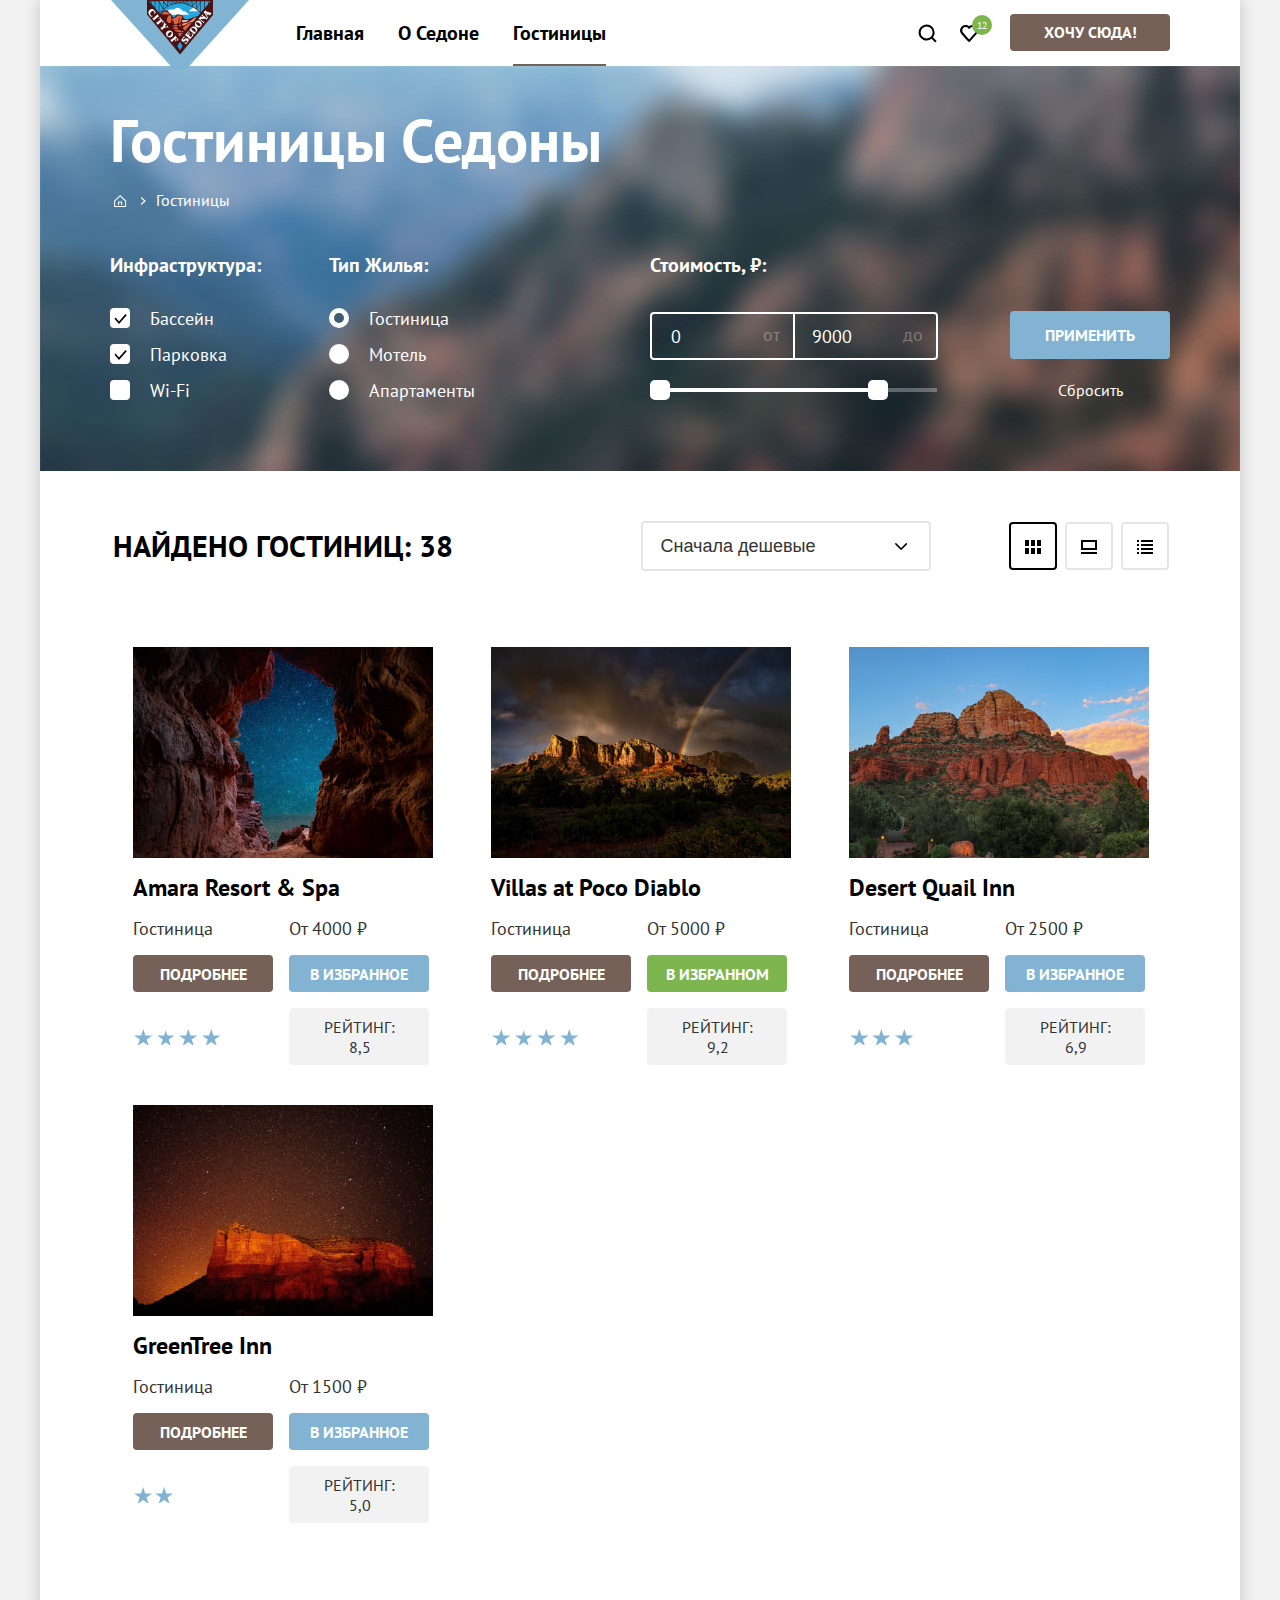
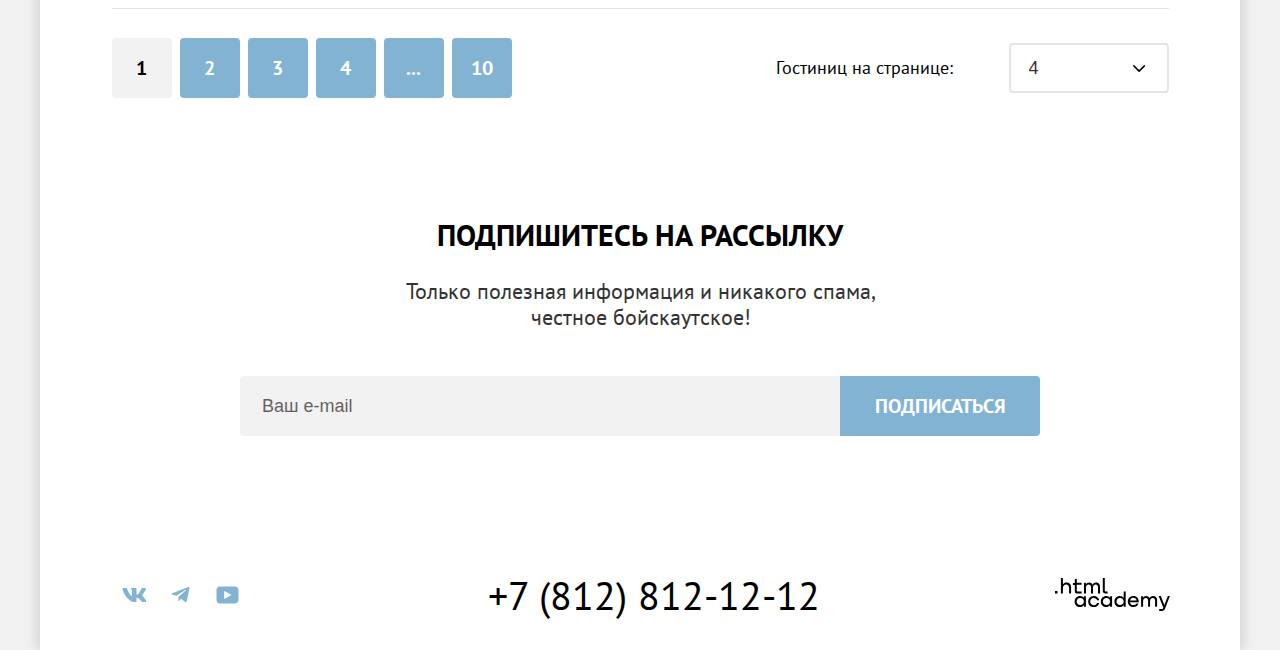
<file: 6/catalog.html>
<!DOCTYPE html>
<html lang="ru">
  <head>
    <meta charset="utf-8">
    <title>HTML Academy: Седона</title>
    <link rel="icon" type="image/x-icon" sizes="32x32" href="favicon.ico">
    <link rel="stylesheet" href="styles/styles.css">
    <base href="https://htmlacademy-htmlcss.github.io/1996137-sedona-34/6/">
</head>
  <body>
    <div class="container">
    <header class="page-header">
      <a class="logo" href="index.html">
        <img src="images/icons/logo.svg" width="139" height="70" alt="Логотип">
      </a>
      <nav class="navigation">
        <ul class="navigation-list">
          <li class="navigation-item">
            <a class="navigation-link" href="index.html">Главная</a>
          </li>
          <li class="navigation-item">
            <a class="navigation-link" href="#">О Седоне</a>
          </li>
          <li class="navigation-item">
            <a class="navigation-link navigation-link-current" href="catalog.html">Гостиницы</a>
          </li>
        </ul>
        <ul class="navigation-list navigation-user">
          <li class="navigation-item">
            <a class="navigation-link" href="#">
              <svg class="navigation-icon" aria-hidden="true" focusable="false" width="21" height="20" viewBox="0 0 21 20" xmlns="http://www.w3.org/2000/svg">
                <path d="m19.61 18-3.7-3.67c1-1.3 1.7-2.98 1.7-4.87a8 8 0 0 0-8-7.96c-4.4 0-8 3.68-8 8.06a8 8 0 0 0 12.9 6.26l3.7 3.68 1.4-1.5Zm-10-2.48a6 6 0 0 1-6-5.96 6 6 0 0 1 12 0 6 6 0 0 1-6 5.96Z"/>
              </svg>
              <span class="visually-hidden">Поиск.</span>
            </a>
          </li>
          <li class="navigation-item">
            <a class="navigation-link" href="#">
              <svg class="navigation-icon" aria-hidden="true" focusable="false" width="21" height="20" viewBox="0 0 21 20" xmlns="http://www.w3.org/2000/svg">
                <path d="M10.01 19c-.3 0-.6-.1-.8-.4-5.4-6.1-6.7-7.5-7-7.9A5.4 5.4 0 0 1 6.61 2c1.3 0 2.5.5 3.5 1.3a5.46 5.46 0 0 1 9 4.1c0 1.3-.5 2.5-1.3 3.4l-7 7.9c-.2.2-.4.3-.8.3Zm-6-9.5c.3.4 3.5 4 6.1 6.9l6.2-7c.5-.5.7-1.2.7-2 0-1.8-1.5-3.3-3.3-3.3-1 0-2 .5-2.7 1.3-.3.3-.6.4-.9.4-.3 0-.6-.2-.8-.4-.7-.8-1.7-1.3-2.7-1.3-1.8 0-3.3 1.5-3.3 3.3-.1.9.3 1.6.7 2.1-.1 0-.1 0 0 0Z"/>
              </svg>
              <span class="visually-hidden">Избранное.</span>
              <span class="number-favorites">12</span>
            </a>
          </li>
          <li class="navigation-item">
            <a class="button navigation-button" href="#">Хочу сюда!</a>
          </li>
        </ul>
      </nav>
    </header>
    <main class="main-inner">
      <div class="filter-conteiner">
        <header class="inner-header">
          <h1 class="inner-header-title">Гостиницы Седоны</h1>
          <ul class="breadcrumbs">
            <li class="breadcrumbs-item">
              <a class="breadcrumbs-link" href="index.html">
                <svg class="breadcrumbs-icon" aria-hidden="true" focusable="false" width="21" height="20" xmlns="http://www.w3.org/2000/svg">
                  <path d="m10.11 3-6 5.8V15h12V8.8l-6-5.8Zm5 11h-10V9.2l5-4.8 5 4.8V14Z"/><path d="M8.11 13h1v-2.5h2V13h1V9.5h-4V13Z"/>
                </svg>
              <span class="visually-hidden">Главная.</span></a>
            </li>
            <li class="breadcrumbs-item">
              <a class="breadcrumbs-link" href="#">Гостиницы</a>
            </li>
          </ul>
        </header>
        <section class="catalog-filters">
          <h2 class="visually-hidden">Фильтры.</h2>
          <form class="catalog-filters-form" action="https://echo.htmlacademy.ru/" method="post">
            <div class="catalog-filter-left-column">
              <fieldset class="catalog-filters-group">
                <legend class="catalog-filters-title">Инфраструктура:</legend>
                <ul class="catalog-filters-list">
                  <li class="catalog-filters-item">
                    <label class="control">
                      <input class="visually-hidden control-input" type="checkbox" name="pool" checked>
                      <span class="control-mark"></span>
                      Бассейн
                    </label>
                  </li>
                  <li class="catalog-filters-item">
                    <label class="control">
                      <input class="visually-hidden control-input" type="checkbox" name="parking" checked>
                      <span class="control-mark"></span>
                      Парковка
                    </label>
                  </li>
                  <li class="catalog-filters-item">
                    <label class="control">
                      <input class="visually-hidden control-input" type="checkbox" name="wifi">
                      <span class="control-mark"></span>
                      Wi-Fi
                    </label>
                  </li>
                </ul>
              </fieldset>

              <fieldset class="catalog-filters-group">
                <legend class="catalog-filters-title">Тип Жилья:</legend>
                <ul class="catalog-filters-list">
                  <li class="catalog-filters-item">
                    <label class="control">
                      <input class="visually-hidden control-input" type="radio" name="accommodation-group" value="hotel" checked>
                      <span class="control-mark"></span>
                      Гостиница
                    </label>
                  </li>
                  <li class="catalog-filters-item">
                    <label class="control">
                      <input class="visually-hidden control-input" type="radio" name="accommodation-group" value="motel">
                      <span class="control-mark"></span>
                      Мотель
                    </label>
                  </li>
                  <li class="catalog-filters-item">
                    <label class="control">
                      <input class="visually-hidden control-input" type="radio" name="accommodation-group" value="apart">
                      <span class="control-mark"></span>
                      Апартаменты
                    </label>
                  </li>
                </ul>
              </fieldset>
            </div>
            <div class="catalog-filter-right-column">
              <fieldset class="catalog-filters-group catalog-filters-group-price">
                <legend class="catalog-filters-title catalog-filters-title-price">Стоимость, ₽:</legend>
                  <div class="range">
                    <div class="range-wrapper-inputs">
                      <div class="range-input-container">
                        <label class="catalog-filter-label" for="min-price">от</label>
                        <input class="range-input" type="number" name="min-price" id="min-price" value="0">
                      </div>
                      <div class="range-input-container">
                        <label class="catalog-filter-label" for="max-price">до</label>
                        <input class="range-input" type="number" name="max-price" id="max-price" value="9000">
                      </div>
                    </div>
                    <div class="range-scale">
                      <div class="range-bar">
                        <button class="range-toggle toggle-min" type="button">
                          <span class="visually-hidden">Изменить минимальную цену</span>
                        </button>
                        <button class="range-toggle toggle-max" type="button">
                          <span class="visually-hidden">Изменить максимальную цену</span>
                        </button>
                      </div>
                    </div>
                </div>
              </fieldset>
              <div class="catalog-filter-button">
                <button class="button apply-button" type="submit">Применить</button>
                <button class="button reset-button" type="reset">Сбросить</button>
              </div>
            </div>
          </form>
        </section>
      </div>
      <section class="catalog-display">
        <h2 class="visually-hidden">Каталог гостиниц.</h2>
        <div class="display-group">
          <p class="title catalog-display-found">Найдено гостиниц: 38</p>
          <select class="select-control" aria-label="Сортировка.">
            <option value="cheap">Сначала дешевые</option>
            <option value="expensive">Сначала дорогие</option>
            <option value="popular">Сначала популярные</option>
          </select>
          <div class="button-display-group">
            <a href="#" class="button-display current">
              <span class="visually-hidden">Показать карточки.</span>
            </a>
            <a href="#" class="button-display">
              <span class="visually-hidden">Показать cлайдшоу.</span>
            </a>
            <a href="#" class="button-display">
              <span class="visually-hidden">Показать список.</span>
            </a>
          </div>
        </div>
        <ul class="hotel-card-list">
          <li class="hotel-card-item">
            <a class="hotel-card-link" href="#">
              <img class="hotel-image" src="images/hotels/hotel-1.jpg" width="300" height="211" alt="Гостиница Amara Resort & Spa.">
              <h3 class="hotel-card-title">Amara Resort & Spa</h3>
            </a>
            <div class="hotel-info-container">
            <span class="hotel-card-discription">Гостиница</span>
            <span class="hotel-card-discription">От 4000 ₽</span>
            <a class="button detail-button" href="#">Подробнее</a>
            <a class="button favorite-button" href="#">В избранное</a>
            <span class="hotel-star hotel-star-four"></span>
            <span class="hotel-card-rating">Рейтинг: 8,5</span>
            </div>
          </li>
          <li class="hotel-card-item">
            <a class="hotel-card-link" href="#">
              <img class="hotel-image" src="images/hotels/hotel-2.jpg" width="300" height="211" alt="Гостиница Villas at Poco Diablo.">
              <h3 class="hotel-card-title">Villas at Poco Diablo</h3>
            </a>
            <div class="hotel-info-container">
              <span class="hotel-card-discription">Гостиница</span>
              <span class="hotel-card-discription">От 5000 ₽</span>
              <a class="button detail-button" href="#">Подробнее</a>
              <a class="button favorite-button-check" href="#">В избранном</a>
              <span class="hotel-star hotel-star-four"></span>
              <span class="hotel-card-rating">Рейтинг: 9,2</span>
            </div>
          </li>
          <li class="hotel-card-item">
            <a class="hotel-card-link" href="#">
              <img class="hotel-image" src="images/hotels/hotel-3.jpg" width="300" height="211" alt="Гостиница Desert Quail Inn.">
              <h3 class="hotel-card-title">Desert Quail Inn</h3>
            </a>
            <div class="hotel-info-container">
              <span class="hotel-card-discription">Гостиница</span>
              <span class="hotel-card-discription">От 2500 ₽</span>
              <a class="button detail-button" href="#">Подробнее</a>
              <a class="button favorite-button" href="#">В избранное</a>
              <span class="hotel-star hotel-star-three"></span>
              <span class="hotel-card-rating">Рейтинг: 6,9</span>
            </div>
          </li>
          <li class="hotel-card-item">
            <a class="hotel-card-link" href="#">
              <img class="hotel-image" src="images/hotels/hotel-4.jpg" width="300" height="211" alt="Гостиница GreenTree Inn.">
              <h3 class="hotel-card-title">GreenTree Inn</h3>
            </a>
            <div class="hotel-info-container">
              <span class="hotel-card-discription">Гостиница</span>
              <span class="hotel-card-discription">От 1500 ₽</span>
              <a class="button detail-button" href="#">Подробнее</a>
              <a class="button favorite-button" href="#">В избранное</a>
              <span class="hotel-star hotel-star-two"></span>
              <span class="hotel-card-rating">Рейтинг: 5,0</span>
            </div>
          </li>
        </ul>
        <div class="pagination-group">
          <ul class="pagination-list">
            <li class="pagination-item-current">
              <a href="#" class="pagination-link current">1</a>
            </li>
            <li class="pagination-item">
              <a href="#" class="pagination-link">2</a>
            </li>
            <li class="pagination-item">
              <a href="#" class="pagination-link">3</a>
            </li>
            <li class="pagination-item">
              <a href="#" class="pagination-link">4</a>
            </li>
            <li class="pagination-item">
              <a href="#" class="pagination-link other">...
                <span class="visually-hidden">Остальные страницы.</span>
              </a>
            </li>
            <li class="pagination-item">
              <a href="#" class="pagination-link">10</a>
            </li>
          </ul>
          <label class="select-title">
            Гостиниц на странице:
            <select class="select-control select-number-cards">
              <option value="1">1</option>
              <option value="4" selected>4</option>
              <option value="8">8</option>
            </select>
          </label>
        </div>
      </section>
      <section class="subscribe catalog-subscribe">
        <h2 class="title catalog-subscribe-title">Подпишитесь на рассылку</h2>
        <p class="subscribe-description catalog-subscribe-description">Только полезная информация и никакого спама, честное бойскаутское!</p>
        <form class="subscribe-form" action="https://echo.htmlacademy.ru/" method="post">
          <input class="subscribe-email" type="email" name="email" id="email" placeholder="Ваш e-mail" required>
          <button class="button subscribe-button">Подписаться</button>
        </form>
      </section>
    </main>
    <footer class="page-footer">
      <section class="footer-social">
        <h2 class="visually-hidden">Соц. сети.</h2>
        <ul class="footer-social-list">
          <li class="footer-social-item">
            <a class="footer-social-link" href="#" target="_blank">
              <svg class="social-icon" aria-hidden="true" focusable="false" width="24" height="14" viewBox="0 0 24 14" xmlns="http://www.w3.org/2000/svg">
                <path fill-rule="evenodd" clip-rule="evenodd" d="M23.95.95c.17-.55 0-.95-.8-.95h-2.62c-.67 0-.98.35-1.14.73 0 0-1.34 3.2-3.23 5.27-.61.6-.89.8-1.22.8-.17 0-.42-.2-.42-.74V.95c0-.66-.19-.95-.74-.95H9.65c-.42 0-.67.3-.67.6 0 .61.95.76 1.05 2.5v3.8c0 .84-.16.99-.5.99-.88 0-3.05-3.21-4.33-6.89-.25-.71-.5-1-1.17-1H1.4C.65 0 .5.35.5.73c0 .68.89 4.07 4.14 8.55C6.81 12.34 9.87 14 12.65 14c1.67 0 1.88-.37 1.88-1v-2.32c0-.73.16-.88.68-.88.4 0 1.06.2 2.62 1.67C19.61 13.22 19.9 14 20.9 14h2.63c.75 0 1.13-.37.91-1.1-.24-.72-1.09-1.77-2.22-3.02-.6-.7-1.53-1.47-1.8-1.86-.4-.49-.28-.7 0-1.14 0 0 3.2-4.43 3.53-5.93Z"/>
              </svg>
              <span class="visually-hidden">ВКонтакте.</span>
            </a>
          </li>
          <li class="footer-social-item">
            <a class="footer-social-link" href="#" target="_blank">
              <svg class="social-icon" aria-hidden="true" focusable="false" width="19" height="16" viewBox="0 0 19 16" xmlns="http://www.w3.org/2000/svg">
                <path d="M17.29.1 1.34 6.25c-1.09.43-1.08 1.04-.2 1.31l4.1 1.28 9.47-5.98c.44-.27.85-.12.52.18L7.55 9.96l-.28 4.22c.41 0 .6-.19.83-.41l1.99-1.93 4.13 3.05c.77.42 1.31.2 1.5-.7l2.72-12.8C18.72.27 18-.23 17.29.09Z"/>
              </svg>
              <span class="visually-hidden">Телеграм.</span>
            </a>
          </li>
          <li class="footer-social-item">
            <a class="footer-social-link" href="#" target="_blank">
              <svg class="social-icon" aria-hidden="true" focusable="false" width="23" height="18" viewBox="0 0 23 18" xmlns="http://www.w3.org/2000/svg">
                <path d="M19.1.5H3.68C1.81.5.5 2.1.5 3.9V14c0 1.9 1.31 3.5 3.17 3.5h15.66c1.64 0 3.17-1.6 3.17-3.4V3.9C22.28 2.1 20.97.5 19.1.5ZM8.17 13.04V4.96L15.5 9l-7.34 4.04Z"/>
              </svg>
              <span class="visually-hidden">Ютуб.</span>
            </a>
          </li>
        </ul>
      </section>
      <section class="footer-contacts">
        <h2 class="visually-hidden">Контактный телефон</h2>
        <a class="footer-contacts-phone" href="tel:+78128121212">+7 (812) 812-12-12</a>
      </section>
      <section class="footer-logo">
        <h2 class="visually-hidden">HTML Academy</h2>
        <a class="footer-logo-link" href="https://htmlacademy.ru/" target="_blank">
          <svg class="academy-logo" aria-hidden="true" focusable="false" width="115" height="33" viewBox="0 0 115 33" xmlns="http://www.w3.org/2000/svg"><path fill-rule="evenodd" clip-rule="evenodd" d="M8 6.2c.8-1 2-1.7 3.6-1.7 2.7 0 4.6 1.9 4.5 4.9v6.1h-2V9.8c0-1.8-1.1-3.2-2.9-3.2-2 0-3.3 1.5-3.3 3.6v5.3h-2V0h2v6.2H8Zm-8 9.3v-2.6h2.5v2.6H0ZM26.6 4.8h-4.8V1.1h-2v3.8h-1.9v2h1.9v6c0 1.7 1 2.7 2.7 2.7h4.1v-2h-3.7c-.7 0-1.1-.4-1.1-1.1V6.8h4.8v-2Zm11 1.9c.6-1.3 1.9-2.1 3.5-2.1 2.5 0 4 1.8 3.9 4.3v6.5h-2V9.1c0-1.6-.9-2.6-2.4-2.6-1.2 0-2.6.9-2.6 3.3v5.6h-2V9.1c0-1.6-.9-2.6-2.4-2.6C32 6.5 31 8 31 10v5.4h-2V4.8h1.9v1.6h.1c.6-1 1.7-1.8 3.1-1.8 1.6 0 2.8.9 3.4 2.1h.1Zm10.2 6c0 1.7 1 2.7 2.8 2.7h2v-2h-1.7c-.7 0-1.1-.4-1.1-1.1V0h-2v12.7ZM25 17.9c1.7 0 3 .7 3.9 1.8v-1.5h2v10.6h-2v-1.6h-.1c-.8 1.1-2 1.9-3.8 1.9-3.1 0-5.4-2.3-5.4-5.6s2.3-5.6 5.4-5.6Zm-3.3 5.6c0 2 1.4 3.6 3.6 3.6s3.6-1.7 3.6-3.6c0-2-1.4-3.6-3.6-3.6s-3.6 1.6-3.6 3.6ZM44.2 22c-.5-2.4-2.6-4.1-5.4-4.1a5.4 5.4 0 0 0-5.6 5.6c0 3.1 2.2 5.6 5.6 5.6 2.8 0 4.9-1.8 5.4-4.2h-2.1a3.4 3.4 0 0 1-3.3 2.3c-2.2 0-3.6-1.6-3.6-3.6s1.4-3.6 3.6-3.6c1.6 0 2.8 1 3.3 2.2h2.1V22Zm7-4.1c1.7 0 3 .7 3.9 1.8v-1.5h2v10.6h-2v-1.6H55c-.8 1.1-2 1.9-3.8 1.9-3.1 0-5.4-2.3-5.4-5.6s2.3-5.6 5.4-5.6Zm-3.3 5.6c0 2 1.4 3.6 3.6 3.6 2.1 0 3.6-1.7 3.6-3.6 0-2-1.4-3.6-3.6-3.6s-3.6 1.6-3.6 3.6Zm20.8-3.7c-.9-1.1-2.2-1.9-3.9-1.9-3.1 0-5.4 2.3-5.4 5.6s2.2 5.6 5.4 5.6c1.7 0 3-.8 3.8-1.8h.1v1.5h2V13.4h-2v6.4Zm-3.6 7.3c-2.2 0-3.6-1.6-3.6-3.6s1.4-3.6 3.6-3.6 3.6 1.6 3.6 3.6c-.1 2-1.5 3.6-3.6 3.6Zm7.7-3.6c0-3.1 2.2-5.6 5.5-5.6 3.5 0 5.7 2.7 5.5 6.3H75c.1 1.6 1.5 2.9 3.4 2.9 1.4 0 2.5-.6 3-1.6h2.1c-.7 2.3-2.7 3.6-5.2 3.6-3.4 0-5.5-2.6-5.5-5.6Zm8.8-1.1c-.3-1.6-1.6-2.6-3.3-2.6-1.7 0-2.9 1.1-3.2 2.6h6.5Zm16.6-4.5c-1.6 0-2.9.8-3.6 2h-.1c-.6-1.2-1.8-2-3.4-2-1.4 0-2.5.7-3.1 1.8v-1.5h-1.9v10.6h2v-5.4c0-2 1-3.4 2.6-3.5 1.5 0 2.4 1 2.4 2.6v6.3h2v-5.6c0-2.4 1.4-3.3 2.6-3.3 1.5 0 2.4 1 2.4 2.6v6.3h2v-6.5c.1-2.6-1.4-4.4-3.9-4.4Zm7.6.2 3.6 8.9 3.4-8.9h2.1l-4.7 12.2c-.7 1.8-1.7 2.6-3.5 2.6h-2.5v-2h2.5c1 0 1.4-.3 1.7-1.2l-4.8-11.6h2.2Z"/></svg>
          <span class="visually-hidden">HTML Academy</span>
        </a>
      </section>
    </footer>
    </div>
  </body>
</html>
</file>
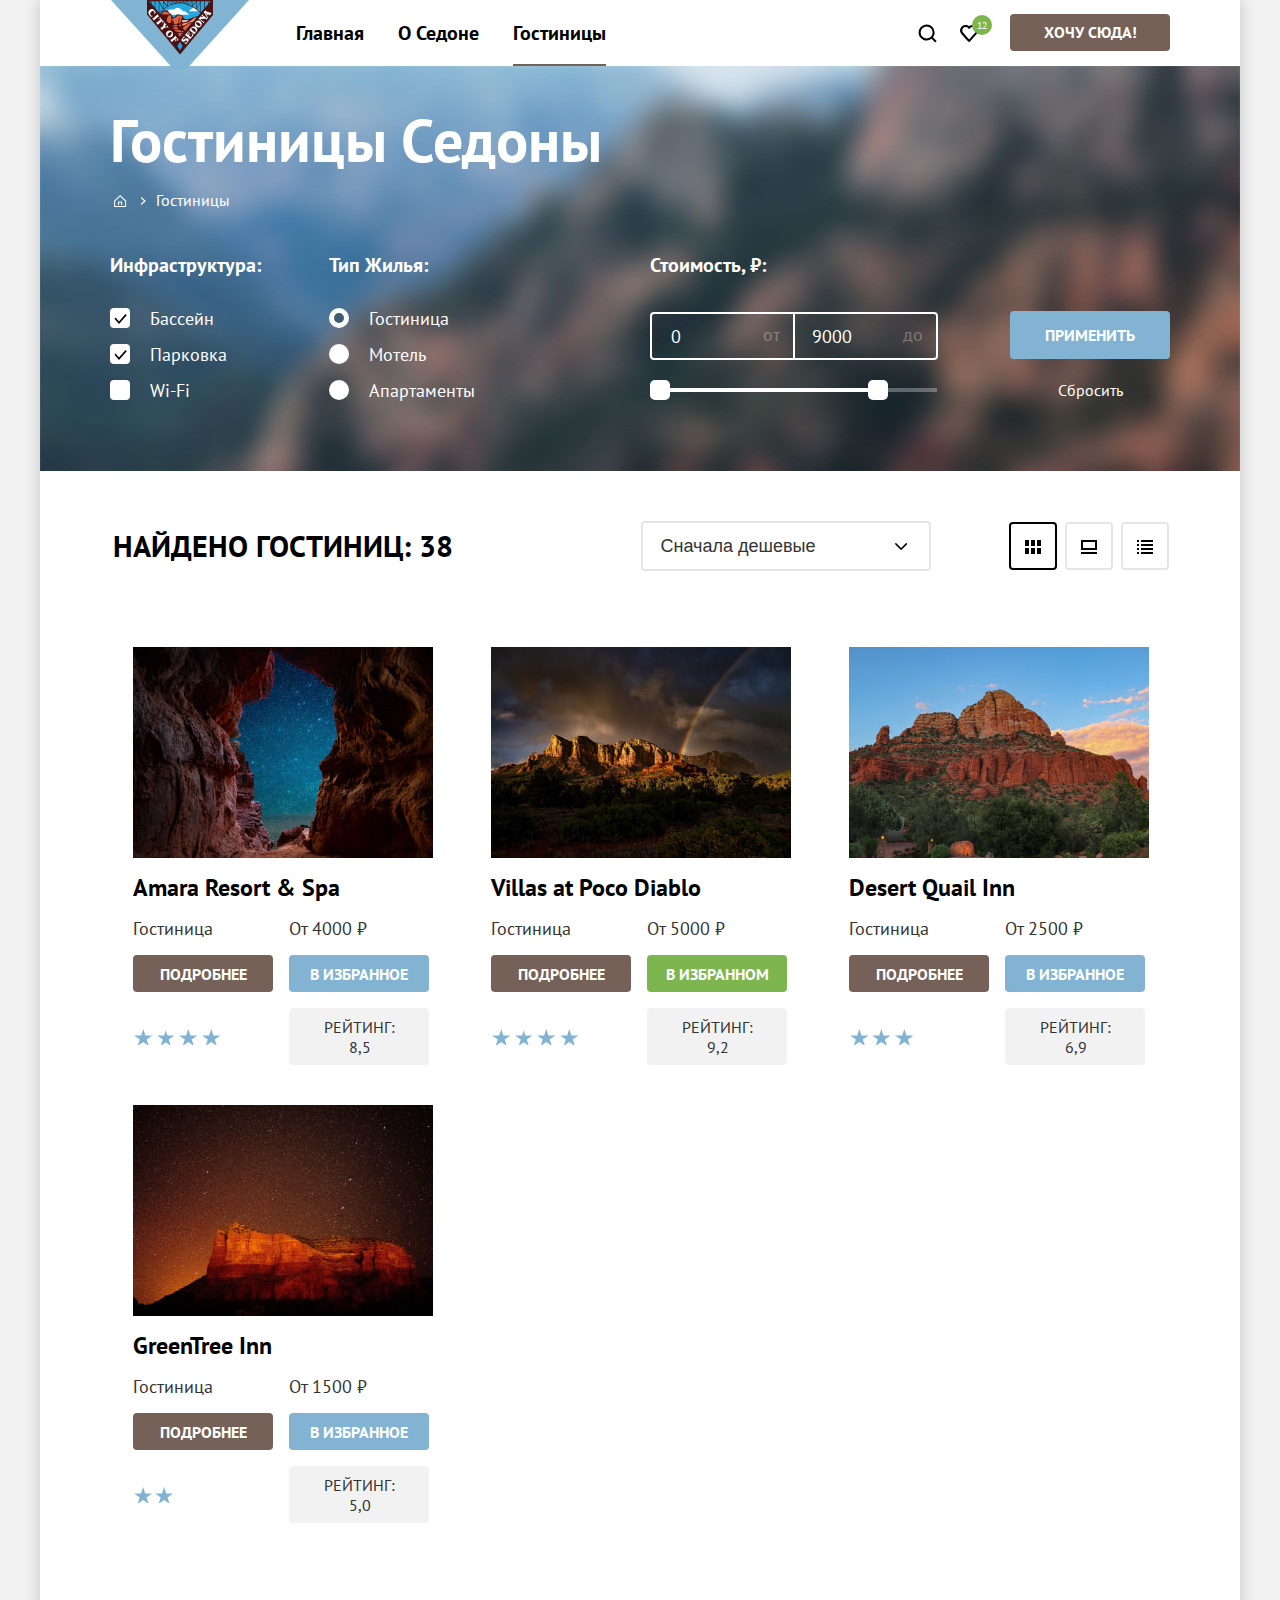
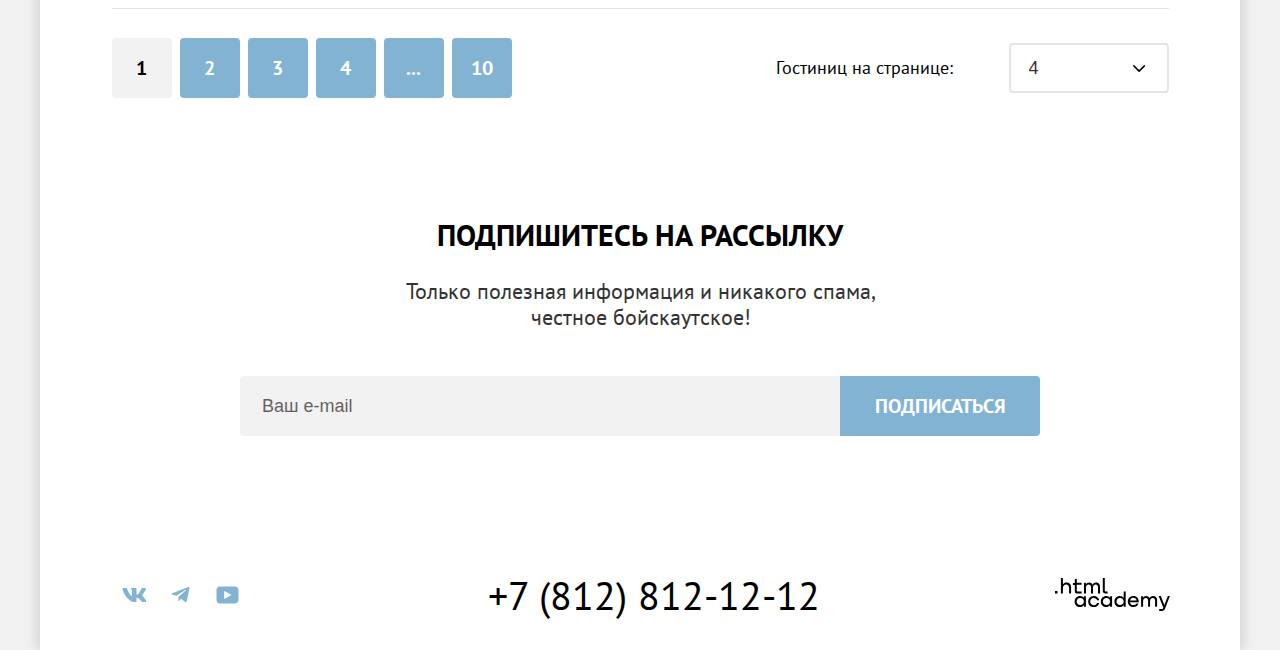
<file: 7/catalog.html>
<!DOCTYPE html>
<html lang="ru">
  <head>
    <meta charset="utf-8">
    <title>HTML Academy: Седона</title>
    <link rel="icon" type="image/x-icon" sizes="32x32" href="favicon.ico">
    <link rel="stylesheet" href="styles/styles.css">
    <base href="https://htmlacademy-htmlcss.github.io/1996137-sedona-34/7/">
</head>
  <body>
    <div class="container">
    <header class="page-header">
      <a class="logo" href="index.html">
        <img src="images/icons/logo.svg" width="139" height="70" alt="Логотип.">
      </a>
      <nav class="navigation">
        <ul class="navigation-list">
          <li class="navigation-item">
            <a class="navigation-link" href="index.html">Главная</a>
          </li>
          <li class="navigation-item">
            <a class="navigation-link" href="#">О Седоне</a>
          </li>
          <li class="navigation-item">
            <a class="navigation-link navigation-link-current" href="catalog.html">Гостиницы</a>
          </li>
        </ul>
        <ul class="navigation-list navigation-user">
          <li class="navigation-item">
            <a class="navigation-link" href="#">
              <svg class="navigation-icon" aria-hidden="true" focusable="false" width="21" height="20" viewBox="0 0 21 20" xmlns="http://www.w3.org/2000/svg">
                <path d="m19.61 18-3.7-3.67c1-1.3 1.7-2.98 1.7-4.87a8 8 0 0 0-8-7.96c-4.4 0-8 3.68-8 8.06a8 8 0 0 0 12.9 6.26l3.7 3.68 1.4-1.5Zm-10-2.48a6 6 0 0 1-6-5.96 6 6 0 0 1 12 0 6 6 0 0 1-6 5.96Z"/>
              </svg>
              <span class="visually-hidden">Поиск.</span>
            </a>
          </li>
          <li class="navigation-item">
            <a class="navigation-link" href="#">
              <svg class="navigation-icon" aria-hidden="true" focusable="false" width="21" height="20" viewBox="0 0 21 20" xmlns="http://www.w3.org/2000/svg">
                <path d="M10.01 19c-.3 0-.6-.1-.8-.4-5.4-6.1-6.7-7.5-7-7.9A5.4 5.4 0 0 1 6.61 2c1.3 0 2.5.5 3.5 1.3a5.46 5.46 0 0 1 9 4.1c0 1.3-.5 2.5-1.3 3.4l-7 7.9c-.2.2-.4.3-.8.3Zm-6-9.5c.3.4 3.5 4 6.1 6.9l6.2-7c.5-.5.7-1.2.7-2 0-1.8-1.5-3.3-3.3-3.3-1 0-2 .5-2.7 1.3-.3.3-.6.4-.9.4-.3 0-.6-.2-.8-.4-.7-.8-1.7-1.3-2.7-1.3-1.8 0-3.3 1.5-3.3 3.3-.1.9.3 1.6.7 2.1-.1 0-.1 0 0 0Z"/>
              </svg>
              <span class="visually-hidden">Избранное.</span>
              <span class="number-favorites">12</span>
            </a>
          </li>
          <li class="navigation-item">
            <a class="button navigation-button" href="#">Хочу сюда!</a>
          </li>
        </ul>
      </nav>
    </header>
    <main class="main-inner">
      <div class="filter-conteiner">
        <header class="inner-header">
          <h1 class="inner-header-title">Гостиницы Седоны</h1>
          <ul class="breadcrumbs">
            <li class="breadcrumbs-item">
              <a class="breadcrumbs-link" href="index.html">
                <svg class="breadcrumbs-icon" aria-hidden="true" focusable="false" width="21" height="20" xmlns="http://www.w3.org/2000/svg">
                  <path d="m10.11 3-6 5.8V15h12V8.8l-6-5.8Zm5 11h-10V9.2l5-4.8 5 4.8V14Z"/><path d="M8.11 13h1v-2.5h2V13h1V9.5h-4V13Z"/>
                </svg>
              <span class="visually-hidden">Главная.</span></a>
            </li>
            <li class="breadcrumbs-item">
              <a class="breadcrumbs-link" href="#">Гостиницы</a>
            </li>
          </ul>
        </header>
        <section class="catalog-filters">
          <h2 class="visually-hidden">Фильтры.</h2>
          <form class="catalog-filters-form" action="https://echo.htmlacademy.ru/" method="post">
            <div class="catalog-filter-left-column">
              <fieldset class="catalog-filters-group">
                <legend class="catalog-filters-title">Инфраструктура:</legend>
                <ul class="catalog-filters-list">
                  <li class="catalog-filters-item">
                    <label class="control">
                      <input class="visually-hidden control-input" type="checkbox" name="pool" checked>
                      <span class="control-mark"></span>
                      Бассейн
                    </label>
                  </li>
                  <li class="catalog-filters-item">
                    <label class="control">
                      <input class="visually-hidden control-input" type="checkbox" name="parking" checked>
                      <span class="control-mark"></span>
                      Парковка
                    </label>
                  </li>
                  <li class="catalog-filters-item">
                    <label class="control">
                      <input class="visually-hidden control-input" type="checkbox" name="wifi">
                      <span class="control-mark"></span>
                      Wi-Fi
                    </label>
                  </li>
                </ul>
              </fieldset>

              <fieldset class="catalog-filters-group">
                <legend class="catalog-filters-title">Тип Жилья:</legend>
                <ul class="catalog-filters-list">
                  <li class="catalog-filters-item">
                    <label class="control">
                      <input class="visually-hidden control-input" type="radio" name="accommodation-group" value="hotel" checked>
                      <span class="control-mark"></span>
                      Гостиница
                    </label>
                  </li>
                  <li class="catalog-filters-item">
                    <label class="control">
                      <input class="visually-hidden control-input" type="radio" name="accommodation-group" value="motel">
                      <span class="control-mark"></span>
                      Мотель
                    </label>
                  </li>
                  <li class="catalog-filters-item">
                    <label class="control">
                      <input class="visually-hidden control-input" type="radio" name="accommodation-group" value="apart">
                      <span class="control-mark"></span>
                      Апартаменты
                    </label>
                  </li>
                </ul>
              </fieldset>
            </div>
            <div class="catalog-filter-right-column">
              <fieldset class="catalog-filters-group catalog-filters-group-price">
                <legend class="catalog-filters-title catalog-filters-title-price">Стоимость, ₽:</legend>
                  <div class="range">
                    <div class="range-wrapper-inputs">
                      <div class="range-input-container">
                        <label class="catalog-filter-label" for="min-price">от</label>
                        <input class="range-input" type="number" name="min-price" id="min-price" value="0">
                      </div>
                      <div class="range-input-container">
                        <label class="catalog-filter-label" for="max-price">до</label>
                        <input class="range-input" type="number" name="max-price" id="max-price" value="9000">
                      </div>
                    </div>
                    <div class="range-scale">
                      <div class="range-bar">
                        <button class="range-toggle toggle-min" type="button">
                          <span class="visually-hidden">Изменить минимальную цену</span>
                        </button>
                        <button class="range-toggle toggle-max" type="button">
                          <span class="visually-hidden">Изменить максимальную цену</span>
                        </button>
                      </div>
                    </div>
                </div>
              </fieldset>
              <div class="catalog-filter-button">
                <button class="button apply-button" type="submit">Применить</button>
                <button class="button reset-button" type="reset">Сбросить</button>
              </div>
            </div>
          </form>
        </section>
      </div>
      <section class="catalog-display">
        <h2 class="visually-hidden">Каталог гостиниц.</h2>
        <div class="display-group">
          <p class="title catalog-display-found">Найдено гостиниц: 38</p>
          <select class="select-control" aria-label="Сортировка.">
            <option value="cheap">Сначала дешевые</option>
            <option value="expensive">Сначала дорогие</option>
            <option value="popular">Сначала популярные</option>
          </select>
          <div class="button-display-group">
            <a href="#" class="button-display current">
              <span class="visually-hidden">Показать карточки.</span>
            </a>
            <a href="#" class="button-display">
              <span class="visually-hidden">Показать cлайдшоу.</span>
            </a>
            <a href="#" class="button-display">
              <span class="visually-hidden">Показать список.</span>
            </a>
          </div>
        </div>
        <ul class="hotel-card-list">
          <li class="hotel-card-item">
            <a class="hotel-card-link" href="#">
              <img class="hotel-image" src="images/hotels/hotel-1.jpg" width="300" height="211" alt="Гостиница Amara Resort & Spa.">
              <h3 class="hotel-card-title">Amara Resort & Spa</h3>
            </a>
            <div class="hotel-info-container">
            <span class="hotel-card-discription">Гостиница</span>
            <span class="hotel-card-discription">От 4000 ₽</span>
            <a class="button detail-button" href="#">Подробнее</a>
            <a class="button favorite-button" href="#">В избранное</a>
            <span class="hotel-star hotel-star-four"></span>
            <span class="hotel-card-rating">Рейтинг: 8,5</span>
            </div>
          </li>
          <li class="hotel-card-item">
            <a class="hotel-card-link" href="#">
              <img class="hotel-image" src="images/hotels/hotel-2.jpg" width="300" height="211" alt="Гостиница Villas at Poco Diablo.">
              <h3 class="hotel-card-title">Villas at Poco Diablo</h3>
            </a>
            <div class="hotel-info-container">
              <span class="hotel-card-discription">Гостиница</span>
              <span class="hotel-card-discription">От 5000 ₽</span>
              <a class="button detail-button" href="#">Подробнее</a>
              <a class="button favorite-button-check" href="#">В избранном</a>
              <span class="hotel-star hotel-star-four"></span>
              <span class="hotel-card-rating">Рейтинг: 9,2</span>
            </div>
          </li>
          <li class="hotel-card-item">
            <a class="hotel-card-link" href="#">
              <img class="hotel-image" src="images/hotels/hotel-3.jpg" width="300" height="211" alt="Гостиница Desert Quail Inn.">
              <h3 class="hotel-card-title">Desert Quail Inn</h3>
            </a>
            <div class="hotel-info-container">
              <span class="hotel-card-discription">Гостиница</span>
              <span class="hotel-card-discription">От 2500 ₽</span>
              <a class="button detail-button" href="#">Подробнее</a>
              <a class="button favorite-button" href="#">В избранное</a>
              <span class="hotel-star hotel-star-three"></span>
              <span class="hotel-card-rating">Рейтинг: 6,9</span>
            </div>
          </li>
          <li class="hotel-card-item">
            <a class="hotel-card-link" href="#">
              <img class="hotel-image" src="images/hotels/hotel-4.jpg" width="300" height="211" alt="Гостиница GreenTree Inn.">
              <h3 class="hotel-card-title">GreenTree Inn</h3>
            </a>
            <div class="hotel-info-container">
              <span class="hotel-card-discription">Гостиница</span>
              <span class="hotel-card-discription">От 1500 ₽</span>
              <a class="button detail-button" href="#">Подробнее</a>
              <a class="button favorite-button" href="#">В избранное</a>
              <span class="hotel-star hotel-star-two"></span>
              <span class="hotel-card-rating">Рейтинг: 5,0</span>
            </div>
          </li>
        </ul>
        <div class="pagination-group">
          <ul class="pagination-list">
            <li class="pagination-item-current">
              <a href="#" class="pagination-link current">1</a>
            </li>
            <li class="pagination-item">
              <a href="#" class="pagination-link">2</a>
            </li>
            <li class="pagination-item">
              <a href="#" class="pagination-link">3</a>
            </li>
            <li class="pagination-item">
              <a href="#" class="pagination-link">4</a>
            </li>
            <li class="pagination-item">
              <a href="#" class="pagination-link other">...
                <span class="visually-hidden">Остальные страницы.</span>
              </a>
            </li>
            <li class="pagination-item">
              <a href="#" class="pagination-link">10</a>
            </li>
          </ul>
          <label class="select-title">
            Гостиниц на странице:
            <select class="select-control select-number-cards">
              <option value="1">1</option>
              <option value="4" selected>4</option>
              <option value="8">8</option>
            </select>
          </label>
        </div>
      </section>
      <section class="subscribe catalog-subscribe">
        <h2 class="title catalog-subscribe-title">Подпишитесь на рассылку</h2>
        <p class="subscribe-description catalog-subscribe-description">Только полезная информация и никакого спама, честное бойскаутское!</p>
        <form class="subscribe-form" action="https://echo.htmlacademy.ru/" method="post">
          <input class="subscribe-email" type="email" name="email" id="email" placeholder="Ваш e-mail" required>
          <button class="button subscribe-button">Подписаться</button>
        </form>
      </section>
    </main>
    <footer class="page-footer">
      <section class="footer-social">
        <h2 class="visually-hidden">Соц. сети.</h2>
        <ul class="footer-social-list">
          <li class="footer-social-item">
            <a class="footer-social-link" href="#" target="_blank">
              <svg class="social-icon" aria-hidden="true" focusable="false" width="24" height="14" viewBox="0 0 24 14" xmlns="http://www.w3.org/2000/svg">
                <path fill-rule="evenodd" clip-rule="evenodd" d="M23.95.95c.17-.55 0-.95-.8-.95h-2.62c-.67 0-.98.35-1.14.73 0 0-1.34 3.2-3.23 5.27-.61.6-.89.8-1.22.8-.17 0-.42-.2-.42-.74V.95c0-.66-.19-.95-.74-.95H9.65c-.42 0-.67.3-.67.6 0 .61.95.76 1.05 2.5v3.8c0 .84-.16.99-.5.99-.88 0-3.05-3.21-4.33-6.89-.25-.71-.5-1-1.17-1H1.4C.65 0 .5.35.5.73c0 .68.89 4.07 4.14 8.55C6.81 12.34 9.87 14 12.65 14c1.67 0 1.88-.37 1.88-1v-2.32c0-.73.16-.88.68-.88.4 0 1.06.2 2.62 1.67C19.61 13.22 19.9 14 20.9 14h2.63c.75 0 1.13-.37.91-1.1-.24-.72-1.09-1.77-2.22-3.02-.6-.7-1.53-1.47-1.8-1.86-.4-.49-.28-.7 0-1.14 0 0 3.2-4.43 3.53-5.93Z"/>
              </svg>
              <span class="visually-hidden">ВКонтакте.</span>
            </a>
          </li>
          <li class="footer-social-item">
            <a class="footer-social-link" href="#" target="_blank">
              <svg class="social-icon" aria-hidden="true" focusable="false" width="19" height="16" viewBox="0 0 19 16" xmlns="http://www.w3.org/2000/svg">
                <path d="M17.29.1 1.34 6.25c-1.09.43-1.08 1.04-.2 1.31l4.1 1.28 9.47-5.98c.44-.27.85-.12.52.18L7.55 9.96l-.28 4.22c.41 0 .6-.19.83-.41l1.99-1.93 4.13 3.05c.77.42 1.31.2 1.5-.7l2.72-12.8C18.72.27 18-.23 17.29.09Z"/>
              </svg>
              <span class="visually-hidden">Телеграм.</span>
            </a>
          </li>
          <li class="footer-social-item">
            <a class="footer-social-link" href="#" target="_blank">
              <svg class="social-icon" aria-hidden="true" focusable="false" width="23" height="18" viewBox="0 0 23 18" xmlns="http://www.w3.org/2000/svg">
                <path d="M19.1.5H3.68C1.81.5.5 2.1.5 3.9V14c0 1.9 1.31 3.5 3.17 3.5h15.66c1.64 0 3.17-1.6 3.17-3.4V3.9C22.28 2.1 20.97.5 19.1.5ZM8.17 13.04V4.96L15.5 9l-7.34 4.04Z"/>
              </svg>
              <span class="visually-hidden">Ютуб.</span>
            </a>
          </li>
        </ul>
      </section>
      <section class="footer-contacts">
        <h2 class="visually-hidden">Контактный телефон.</h2>
        <a class="footer-contacts-phone" href="tel:+78128121212">+7 (812) 812-12-12</a>
      </section>
      <section class="footer-logo">
        <h2 class="visually-hidden">HTML Academy.</h2>
        <a class="footer-logo-link" href="https://htmlacademy.ru/" target="_blank">
          <svg class="academy-logo" aria-hidden="true" focusable="false" width="115" height="33" viewBox="0 0 115 33" xmlns="http://www.w3.org/2000/svg"><path fill-rule="evenodd" clip-rule="evenodd" d="M8 6.2c.8-1 2-1.7 3.6-1.7 2.7 0 4.6 1.9 4.5 4.9v6.1h-2V9.8c0-1.8-1.1-3.2-2.9-3.2-2 0-3.3 1.5-3.3 3.6v5.3h-2V0h2v6.2H8Zm-8 9.3v-2.6h2.5v2.6H0ZM26.6 4.8h-4.8V1.1h-2v3.8h-1.9v2h1.9v6c0 1.7 1 2.7 2.7 2.7h4.1v-2h-3.7c-.7 0-1.1-.4-1.1-1.1V6.8h4.8v-2Zm11 1.9c.6-1.3 1.9-2.1 3.5-2.1 2.5 0 4 1.8 3.9 4.3v6.5h-2V9.1c0-1.6-.9-2.6-2.4-2.6-1.2 0-2.6.9-2.6 3.3v5.6h-2V9.1c0-1.6-.9-2.6-2.4-2.6C32 6.5 31 8 31 10v5.4h-2V4.8h1.9v1.6h.1c.6-1 1.7-1.8 3.1-1.8 1.6 0 2.8.9 3.4 2.1h.1Zm10.2 6c0 1.7 1 2.7 2.8 2.7h2v-2h-1.7c-.7 0-1.1-.4-1.1-1.1V0h-2v12.7ZM25 17.9c1.7 0 3 .7 3.9 1.8v-1.5h2v10.6h-2v-1.6h-.1c-.8 1.1-2 1.9-3.8 1.9-3.1 0-5.4-2.3-5.4-5.6s2.3-5.6 5.4-5.6Zm-3.3 5.6c0 2 1.4 3.6 3.6 3.6s3.6-1.7 3.6-3.6c0-2-1.4-3.6-3.6-3.6s-3.6 1.6-3.6 3.6ZM44.2 22c-.5-2.4-2.6-4.1-5.4-4.1a5.4 5.4 0 0 0-5.6 5.6c0 3.1 2.2 5.6 5.6 5.6 2.8 0 4.9-1.8 5.4-4.2h-2.1a3.4 3.4 0 0 1-3.3 2.3c-2.2 0-3.6-1.6-3.6-3.6s1.4-3.6 3.6-3.6c1.6 0 2.8 1 3.3 2.2h2.1V22Zm7-4.1c1.7 0 3 .7 3.9 1.8v-1.5h2v10.6h-2v-1.6H55c-.8 1.1-2 1.9-3.8 1.9-3.1 0-5.4-2.3-5.4-5.6s2.3-5.6 5.4-5.6Zm-3.3 5.6c0 2 1.4 3.6 3.6 3.6 2.1 0 3.6-1.7 3.6-3.6 0-2-1.4-3.6-3.6-3.6s-3.6 1.6-3.6 3.6Zm20.8-3.7c-.9-1.1-2.2-1.9-3.9-1.9-3.1 0-5.4 2.3-5.4 5.6s2.2 5.6 5.4 5.6c1.7 0 3-.8 3.8-1.8h.1v1.5h2V13.4h-2v6.4Zm-3.6 7.3c-2.2 0-3.6-1.6-3.6-3.6s1.4-3.6 3.6-3.6 3.6 1.6 3.6 3.6c-.1 2-1.5 3.6-3.6 3.6Zm7.7-3.6c0-3.1 2.2-5.6 5.5-5.6 3.5 0 5.7 2.7 5.5 6.3H75c.1 1.6 1.5 2.9 3.4 2.9 1.4 0 2.5-.6 3-1.6h2.1c-.7 2.3-2.7 3.6-5.2 3.6-3.4 0-5.5-2.6-5.5-5.6Zm8.8-1.1c-.3-1.6-1.6-2.6-3.3-2.6-1.7 0-2.9 1.1-3.2 2.6h6.5Zm16.6-4.5c-1.6 0-2.9.8-3.6 2h-.1c-.6-1.2-1.8-2-3.4-2-1.4 0-2.5.7-3.1 1.8v-1.5h-1.9v10.6h2v-5.4c0-2 1-3.4 2.6-3.5 1.5 0 2.4 1 2.4 2.6v6.3h2v-5.6c0-2.4 1.4-3.3 2.6-3.3 1.5 0 2.4 1 2.4 2.6v6.3h2v-6.5c.1-2.6-1.4-4.4-3.9-4.4Zm7.6.2 3.6 8.9 3.4-8.9h2.1l-4.7 12.2c-.7 1.8-1.7 2.6-3.5 2.6h-2.5v-2h2.5c1 0 1.4-.3 1.7-1.2l-4.8-11.6h2.2Z"/></svg>
          <span class="visually-hidden">HTML Academy.</span>
        </a>
      </section>
    </footer>
    </div>
  </body>
</html>
</file>
<file: styles/styles.css>
@font-face {
  font-family: "PT Sans";
  font-style: normal;
  font-weight: 400;
  src: url("../fonts/ptsans-400.woff2") format("woff2");
  font-display: swap;
}

@font-face {
  font-family: "PT Sans";
  font-style: normal;
  font-weight: 700;
  src: url("../fonts/ptsans-700.woff2") format("woff2");
  font-display: swap;
}

html {
  height: 100%;
}

body {
  font-family: "PT Sans", "Arial", sans-serif;
  font-size: 22px;
  line-height: 26px;
  color: #000000;
  background-color: #f2f2f2;
  margin: 0;
  padding: 0;
  height: 100%;
  min-width: 1200px;
}

.visually-hidden {
  position: absolute;
  width: 1px;
  height: 1px;
  margin: -1px;
  padding: 0;
  border: 0;
  clip: rect(0 0 0 0);
  overflow: hidden;
}

.container {
  background-color: #fff;
  width: 1200px;
  min-height: 100%;
  display: flex;
  flex-direction: column;
  margin: 0 auto;
  box-shadow: 0px 0px 15px rgba(0, 0, 0, 0.2);
}

img {
  max-width: 100%;
  object-fit: contain;
}

/* Навигация */

.page-header {
  display: flex;
  margin: 0 70px;
}

.logo {
  display: block;
  width: 139px;
  margin-bottom: -10px;
  position: relative;
  z-index: 1;
}

.navigation {
  width: 891px;
  display: flex;
  justify-content: space-between;
  margin-left: auto;
}

.navigation-list {
  display: flex;
  flex-wrap: wrap;
  width: 390px;
  margin: 0;
  padding: 0;
  list-style-type: none;
}

.navigation-user .navigation-item {
  margin: 0;
  padding: 0;
}

.navigation-link {
  display: block;
  font-style: normal;
  font-weight: 700;
  font-size: 20px;
  color: #000;
  text-decoration: none;
  text-align: center;
  padding: 20px 17px;
}

.navigation-link:hover {
  color: #756157;
}

.navigation-link:active {
  color: rgba(117, 97, 87, 0.3);
}

.navigation-icon {
  fill: #000;
}

.navigation-link:hover .navigation-icon {
  fill: #756157;
}

.navigation-link:active .navigation-icon {
  fill: rgba(117, 97, 87, 0.3);
}

.navigation-link-current {
  position: relative;
}

.navigation-link-current::after {
  position: absolute;
  right: 17px;
  bottom: 0;
  left: 17px;
  height: 2px;
  background-color: #756257;
  content: "";
}
.navigation-user {
  max-width: 400px;
  display: flex;
  justify-content: flex-end;
  padding: 0;
}

.navigation-user .navigation-link {
  position: relative;
  display: block;
  min-width: 42px;
  min-height: 65px;
  padding: 23px 0 17px;
  text-decoration: none;
  color: #000000;
  box-sizing: border-box;
}

.button {
  font-family: inherit;
  font-weight: 700;
  font-size: 16px;
  line-height: 20px;
  text-transform: uppercase;
  text-decoration: none;
  color: #fff;
  border-radius: 4px;
  border: 0;
}

.navigation-button {
  display: block;
  text-align: center;
  background-color: #756157;
  min-width: 160px;
  height: 37px;
  padding: 8px 15px 9px;
  box-sizing: border-box;
  margin: 14px 0 14px 20px;
}

.number-favorites {
  position: absolute;
  top: 15px;
  left: 24px;
  display: flex;
  align-items: center;
  justify-content: center;
  min-height: 20px;
  min-width: 20px;
  background-color: #7db54f;
  color: #ffffff;
  border-radius: 50%;
  font-size: 10px;
  line-height: 13px;
  font-weight: 400;
  content: "";
}

/* Главная страница */

.main-inner {
  display: flex;
  flex-grow: 1;
  flex-direction: column;
  background-color: #fff;
}

.greeting {
  background: url(../images/background/hero-background.jpg) no-repeat 50% 0/100% auto, linear-gradient(to bottom, #a5c7e2 450px, #ffffff 450px);
  text-align: center;
  display: flex;
  flex-direction: column;
  padding: 51px 0 0;
}

.greeting-image {
  display: block;
  margin: 0 auto 145px;
}

.title {
  font-weight: 700;
  font-size: 30px;
  line-height: 36px;
  text-transform: uppercase;
}

.welcome-title {
  margin: 0 290px 31px;
}

.greeting::after {
  position: absolute;
  content: "";
  background: url("../images/icons/divider.svg") no-repeat;
  width: 1200px;
  height: 58px;
  top: 494px;
}


.description-title {
  font-size: 22px;
  line-height: 26px;
  color: #333;
  margin: 0 270px 90px;
}

.advantages-list {
  font-weight: 400;
  font-size: 18px;
  line-height: 21px;
  text-align: center;
  color: #333;
  display: flex;
  flex-wrap: wrap;
  margin: 0;
  padding: 0;
  list-style-type: 0;
}

.advantages-item {
  display: flex;
  flex-wrap: wrap;
  min-height: 384px;
}

.advantages-sublist {
  display: flex;
  flex-wrap: wrap;
  width: 1200px;
  margin: 0;
  padding: 0;
  list-style-type: none;
}

.advantages-subitem {
  width: 400px;
  min-height: 384px;
  display: flex;
  flex-direction: column;
  padding: 182px 85px 81px;
  box-sizing: border-box;
}

.advantages-title, .advantages-subtitle, .advantages-number {
  margin: 0 0 30px;
}

.advantages-subdescription, .advantages-description {
  display: flex;
  flex-grow: 1;
  margin: 0;
}

.advantages-block {
  width: 400px;
  display: flex;
  flex-direction: column;
  padding: 103px 84px 102px;
  box-sizing: border-box;
}

.advantages-image {
  width: 800px;
}

.advantages-block,
.advantages-subitem:not(:nth-child(2)) {
  background-color: rgba(131, 179, 211, 0.12);
}

.advantages-block-blue {
  background-color: #82b3d3;
  color: #ffffff;
  padding: 92px 85px;
}

.advantages-blue {
  background-color: #82b3d3;
  color: #fff;
  padding: 92px 85px;
}

.advantages-lightblue {
  background-color: rgba(131, 179, 211, 0.2);
}

.advantages-title, .advantages-subtitle {
  font-weight: 700;
  font-size: 24px;
  line-height: 28px;
  text-transform: uppercase;
}

.advantages-item:nth-child(4) .advantages-title,
.advantages-item:nth-child(5) .advantages-title {
  margin: 0 30px 30px;
}

.advantages-blue .advantages-description {
  color: #fff;
}

.advantages-housing {
  background: url("../images/icons/advantage-housing.svg") no-repeat 50% 75px;
}

.advantages-eating {
  background: url("../images/icons/advantage-eating.svg") no-repeat 50% 75px;
}

.advantages-souvenir {
  background: url("../images/icons/advantages-souvenir.svg") no-repeat 50% 75px;
}

.search-hotel {
  text-align: center;
  display: flex;
  flex-direction: column;
  padding: 91px 0 93px;
}

.search-hotel-title {
  margin: 0 0 29px;
}

.search-hotel-description {
  color: #333;
  display: block;
  margin: 0 304px 56px;
}

.search-button {
  display: block;
  background-color: #756157;
  font-size: 20px;
  line-height: 36px;
  height: 60px;
  min-width: 574px;
  margin: 0 auto;
  box-sizing: border-box;
  padding: 12px 17px;
}

.subscribe {
  text-align: center;
  background:#70a1ac url("../images/background/subscribe-background.jpg") no-repeat 50% 0/cover;
  display: flex;
  flex-direction: column;
  justify-content: center;
  padding: 94px 200px;
}

.subscribe-title {
  margin: 0 0 29px;
  color: #fff;
}

.subscribe-description {
  color: #fff;
  margin: 0 152px 46px 153px;
}

.subscribe-form {
  display: flex;
}

.subscribe-email {
  background-color: #f2f2f2;
  min-width: 600px;
  height: 60px;
  font-size: 18px;
  line-height: 21px;
  border: 0;
  border-radius: 4px 0 0 4px;
  padding: 20px 0 19px 22px;
  box-sizing: border-box;
}

.subscribe-email:hover {
  background-color: #e6e6e6;
}

.subscribe-email:focus {
  background-color: #e6e6e6;
  outline: 3px solid #83b3d3;
}

.subscribe-email:not(:placeholder-shown) {
  background-color: #ffffff;
  outline: 2px solid #000000;
}

.subscribe-email::placeholder {
  color: #000000;
  opacity: 0.6;
}

.subscribe-button {
  background-color: #82B3D3;
  font-size: 20px;
  line-height: 36px;
  height: 60px;
  min-width: 200px;
  border-radius: 0 4px 4px 0;
}

/* Подвал */

.page-footer {
  display: flex;
  padding: 45px 70px 35px;
}

.footer-social {
  display: flex;
  margin-right: auto;
}

.footer-contacts {
  display: flex;
  flex-direction: column;
  justify-content: center;
}

.footer-social-list {
  display: flex;
  flex-wrap: wrap;
  align-items: center;
  width: 142px;
  height: 40px;
  list-style-type: none;
  padding: 0;
  margin: 0;
}

.footer-social-item {
  display: block;
}

.footer-social-link {
  display: flex;
  justify-content: center;
  align-items: center;
  width: 47px;
  height: 40px;
}

.social-icon {
  fill: #83b3d3;
}

.footer-social-link:hover .social-icon {
  fill: #68a2ca;
}

.footer-social-link:active .social-icon {
  fill: rgba(104, 162, 202, 0.3);
}

.footer-social-link:focus-visible .social-icon {
  fill: #68a2ca;
}

.footer-contacts-phone {
  font-weight: 400;
  font-size: 40px;
  line-height: 40px;
  color: #000;
  text-transform: uppercase;
  text-align: center;
  text-decoration: none;
}

.footer-contacts-phone:hover {
  color: #756157;
}

.footer-contacts-phone:active {
  color: rgba(117, 97, 87, 0.3);
}

.footer-logo {
  display: flex;
  flex-direction: column;
  justify-content: center;
  align-items: center;
  margin-left: auto;
}

.footer-logo-link {
  display: block;
}

.academy-logo {
  display: block;
  fill: #000;
}

.footer-logo-link:hover .academy-logo {
  fill: #756157;
}

.footer-logo-link:active .academy-logo {
  fill: rgba(117, 97, 87, 0.3);
}

/* Каталог */

.filter-conteiner {
  background: #81B3D3 url('../images/background/catalog-background.jpg') no-repeat 50% 0/cover;
  padding: 35px 70px 68px;
}

.inner-header {
  color: #fff;
  margin: 0 0 40px;
}

.inner-header-title {
  font-weight: 700;
  font-size: 60px;
  line-height: 78px;
  margin: 0 0 10px;
}

.breadcrumbs {
  color: #fff;
  display: flex;
  align-items: center;
  flex-wrap: wrap;
  list-style-type: none;
  margin: 0;
  padding: 0;
}

.breadcrumbs-item {
  position: relative;
  margin-right: 25px;
}

.breadcrumbs-item:last-child {
  margin-right: 0;
}

.breadcrumbs-link {
  display: block;
  color: inherit;
  font-size: 16px;
  line-height: 21px;
  text-decoration: none;
}

.breadcrumbs-link:hover {
  color: rgba(255, 255, 255, 0.6);
}

.breadcrumbs-link:active {
  color: rgba(255, 255, 255, 0.3);
}

.breadcrumbs-icon {
  display: block;
  margin-top: 3px;
  fill: #fff;
}

.breadcrumbs-link:hover .breadcrumbs-icon {
  fill: rgba(255, 255, 255, 0.6);
}

.breadcrumbs-link:active .breadcrumbs-icon {
  fill: rgba(255, 255, 255, 0.3);
}

.breadcrumbs-item:not(:last-child)::after {
  position: absolute;
  content: "";
  display: block;
  width: 5px;
  height: 8px;
  background: url("../images/icons/breadcrumbs-arrow.svg") no-repeat 50% 50%;
  top: 8px;
  right: -15px;
}

.catalog-filters-form {
  display: flex;
  justify-content: space-between;
}

.catalog-filters-list {
  margin: 0;
  padding: 0;
  list-style-type: none;
}

.catalog-filters-group {
  font-size: 18px;
  line-height: 21px;
  color: #fff;
  border: 0;
  margin: 0;
  padding: 0;
}

.catalog-filter-left-column {
  width: 365px;
  display: flex;
  justify-content: space-between;
}

.catalog-filter-right-column {
  width: 520px;
  display: flex;
  justify-content: space-between;
}


.catalog-filters-title {
  font-family: inherit;
  font-weight: 700;
  font-size: 20px;
  line-height: 26px;
  color: #fff;
  padding: 0;
  margin-bottom: 30px;
}

.catalog-filters-title-price {
  margin-bottom: 34px;
}

.catalog-filters-item:not(:last-child) {
  margin-bottom: 15px;
}

.control {
  position: relative;
  display: block;
  padding-left: 40px;
}

.control-mark {
  position: absolute;
  left: 0;
  width: 20px;
  height: 20px;
  background-color: #ffffff;
  border-radius: 4px;
}

.control:hover .control-mark {
  background: rgba(255, 255, 255, 0.6);
}

.control:active .control-mark {
  background: rgba(255, 255, 255, 0.3);
}

.control-input:focus + .control-mark {
  background: rgba(255, 255, 255, 0.6);
  outline: 3px solid #83b3d3;
}

.control-input[type="checkbox"]:checked + .control-mark::before {
  position: absolute;
  content: "";
  background: url("../images/icons/checkbox.svg") no-repeat;
  background-position: center;
  width: 13px;
  height: 10px;
  top: 6px;
  left: 4px;
}

.control-input[type="radio"] + .control-mark {
  border-radius: 50%;
}

.control-input[type="radio"]:checked + .control-mark::before {
  position: absolute;
  content: "";
  width: 10px;
  height: 10px;
  background-color: #3f5e72;
  border-radius: 50%;
  top: 5px;
  left: 5px;
}

.range-scale {
  position: relative;
  height: 4px;
  background-color: rgba(255, 255, 255, 0.3);
}

.range-bar {
  position: absolute;
  height: 4px;
  background-color: #ffffff;
  width: 228px;
}

.range-toggle {
  position: absolute;
  width: 20px;
  height: 20px;
  background-color: #ffffff;
  border-radius: 5px;
  border: none;
}

.range-toggle:hover {
  box-shadow: 0 4px 10px rgba(0, 0, 0, 0.25);
  cursor: pointer;
}

.range-toggle:focus {
  outline: none;
  border: 3px solid #83b3d3;
  box-shadow: 0 4px 10px rgba(0, 0, 0, 0.25);
}

.range-toggle:active {
  border: 2px solid #83b3d3;
  box-shadow: 0 7px 15px rgba(0, 0, 0, 0.4);
}

.toggle-min {
  top: -8px;
  left: 0;
}

.toggle-max {
  top: -8px;
  right: -10px;
}

.range-wrapper-inputs {
  display: flex;
  width: 287px;
}

.range-input-container {

  display: flex;
  position: relative;
  margin-bottom: 28px;
}

.range-input {
  display: flex;
  justify-content: center;
  position: relative;
  width: 145px;
  box-sizing: border-box;
  border: 2px solid #ffffff;
  padding: 12px 0 11px 19px;
  border-radius: 4px 0 0 4px;
  font: inherit;
  color: #ffffff;
  text-align: left;
  background-color: transparent;
  appearance: none;
  -moz-appearance: textfield;
}

.range-input::-webkit-outer-spin-button,
.range-input::-webkit-inner-spin-button {
  appearance: none;
  margin: 0;
}

.range-input-container:nth-child(2) .range-input {
  border-radius: 0 4px 4px 0;
  padding: 12px 0 11px 17px;
  margin-left: -2px;
}

.range-input:hover {
  border: 2px solid rgba(255, 255, 255, 0.6);
}

.range-input:focus {
  outline: none;
  box-shadow: 0 0 0 3px #81b3d2;
}

.range-input:active {
  background-color: #756257;
  box-shadow: none;
}

.catalog-filter-label {
  position: absolute;
  top: 12px;
  right: 15px;
  font-weight: 400;
  color: rgba(255, 255, 255, 0.3);
  z-index: 1;
}

.apply-button {
  font-weight: 700;
  font-size: 16px;
  line-height: 20px;
  background-color: #82B3D3;
  min-width: 160px;
  padding: 14px 15px;
  margin: 59px 0 20px auto;
}

.reset-button {
  background-color: rgba(131, 179, 211, 0);
  text-transform: none;
  font-weight: 400;
  margin: 0 auto;
  display: block;
}

.reset-button:hover {
  opacity: 0.6;
}

.reset-button:focus-visible {
  color: #ffffff;
  outline: 3px solid #83b3d3;
  border-radius: 4px;
}

.reset-button:active {
  opacity: 0.3;
}

.catalog-display {
  padding-top: 55px;
}

.display-group {
  width: 1057px;
  margin: 0 auto;
  display: flex;
  align-items: center;
}

.catalog-display-found {
  padding: 0;
  margin: auto 0 auto 1px;
}

.select-control {
  margin-left: auto;
  width: 290px;
  height: 50px;
  border: 2px solid #e5e5e5;
  border-radius: 4px;
  font-family: inherit;
  font-size: 18px;
  line-height: 21px;
  color: #333333;
  padding: 12px 50px 12px 18px;
  box-sizing: border-box;
  background: url("../images/icons/arrow.svg") no-repeat;
  background-color: #ffffff;
  background-position: right 17px center;
  appearance: none;
}

.select-control:hover {
  border: 2px solid #68a2ca;
}

.select-control:active {
  border: 2px solid #3f5e72;
}

.select-control:focus {
  outline: none;
  border-color: #68a2ca;
}

.select-control:disabled {
  color: #000000;
  border: 2px solid #000000;
  opacity: 0.3;
}

.button-display-group {
  width: 160px;
  margin-left: 78px;
  display: flex;
  justify-content: space-between;
}

.button-display {
  display: block;
  width: 48px;
  height: 48px;
  border: 2px solid #e5e5e5;
  border-radius: 4px;
  box-sizing: border-box;
}

.button-display.current {
  border-color: #000;
}


.button-display:hover {
  border-color: #000;
  cursor: pointer;
}

.button-display:focus {
  outline: none;
  border: 2px solid #68a2ca;
}

.button-display:active {
  border: 2px solid #000;
}

.button-display:first-child {
  background: url("../images/icons/display-tile.svg") no-repeat 12px 13px;
}

.button-display:nth-child(2) {
  background: url("../images/icons/display-slideshow.svg") no-repeat 12px 13px;
}

.button-display:last-child {
  background: url("../images/icons/display-list.svg") no-repeat 12px 13px;
}


.hotel-card-list {
  width: 1057px;
  padding: 0;
  display: grid;
  grid-template-columns: repeat(3, 340px);
  gap: 0 18px;
  margin: 56px 73px 95px;
}

.hotel-card-item {
  display: block;
  width: 340px;
  padding: 20px;
  box-sizing: border-box;
}

.hotel-image {
  display: block;
}

.hotel-card-title {
  font-weight: 700;
  font-size: 24px;
  line-height: 28px;
  margin: 16px 0 16px;
}

.hotel-info-container {
  display: grid;
  grid-template-columns: repeat(2, 140px);
  gap: 16px 20px;
}

.hotel-card-discription {
  font-weight: 400;
  font-size: 18px;
  line-height: 21px;
  color: #333;
}

.hotel-card-link {
  color: #000;
  text-decoration: none;
}

.detail-button {
  display: block;
  background-color: #756157;
  text-align: center;
  width: 140px;
  height: 37px;
  padding: 9px 15px 8px;
  box-sizing: border-box;
}

.favorite-button {
  display: block;
  background-color: #82B3D3;
  text-align: center;
  width: 140px;
  height: 37px;
  padding: 9px 15px 8px;
  box-sizing: border-box;
}

.favorite-button-check {
  display: block;
  background-color: #7DB54F;
  text-align: center;
  width: 140px;
  padding: 9px 15px 8px;
  box-sizing: border-box;
}

.hotel-star {
  background: url("../images/icons/star.svg");
  align-self: center;
  height: 17px;
  background-repeat: space;
}

.hotel-star-four {
  width: 89px;
}

.hotel-star-three {
  width: 66px;
}

.hotel-star-two {
  width: 42px;
}

.hotel-card-rating {
  width: 140px;
  font-weight: 400;
  font-size: 16px;
  line-height: 20px;
  text-align: center;
  text-transform: uppercase;
  color: #333333;
  background-color: #f2f2f2;
  border: 0;
  border-radius: 4px;
  padding: 9px 22px 8px 23px;
  box-sizing: border-box;
}


.pagination-group {
  width: 1057px;
  margin: 0 auto;
  display: flex;
  justify-content: space-between;
  align-items: center;
  position: relative;
}

.pagination-group::before {
  position: absolute;
  content: "";
  border-bottom: 1px solid #e6e6e6;
  width: 100%;
  top:-30px;
}

.pagination-list {
  width: 400px;
  display: flex;
  justify-content: space-between;
  list-style-type: none;
  margin: 0;
  padding: 0;
}

.pagination-link {
  font-family: inherit;
  font-size: 20px;
  line-height: 36px;
  font-weight: 700;
  text-align: center;
  text-transform: uppercase;
  text-decoration: none;
  color: #ffffff;
  background-color: #82b3d3;
  border-radius: 4px;
  width: 60px;
  height: 60px;
  display: flex;
  justify-content: center;
  align-items: center;
}

.pagination-link.current {
  background-color: #f2f2f2;
  color: #000;
}

.pagination-link:not(.pagination-link.current):hover {
  background-color: #68a2ca;
}

.pagination-link:not(.pagination-link.current):active {
  background-color: #82b3d3;
  color: rgba(255, 255, 255, 0.3);
}

.select-title {
  font-weight: 400;
  font-size: 18px;
  line-height: 21px;
}

.select-number-cards {
  width: 160px;
  margin-left: 48px;
}

.catalog-subscribe {
  background-color: #fff;
  background-image: none;
}

.catalog-subscribe-title {
  color: #000;
  margin-bottom: 29px;
}

.catalog-subscribe-description {
  color: #333;
}

.navigation-button:hover,
.search-button:hover,
.detail-button:hover {
  background-color: #615048;
  cursor: pointer;
}

.navigation-button:focus,
.search-button:focus,
.detail-button:focus {
  background-color: #615048;
}

.navigation-button:active,
.search-button:active,
.detail-button:active {
  color: rgba(255, 255, 255, 0.3);
}

.subscribe-button:hover,
.apply-button:hover,
.favorite-button:hover {
  background-color: #68A2CA;
  cursor: pointer;
}

.subscribe-button:focus,
.apply-button:focus,
.favorite-button:focus {
  background-color: #68A2CA;
}

.subscribe-button:active,
.apply-button:active,
.favorite-button:active {
  color: rgba(255, 255, 255, 0.3);
}

.favorite-button-check:hover {
  background-color: #6C9E42;
  cursor: pointer;
}

.favorite-button-check:focus {
  background-color: #6C9E42;
}

.favorite-button-check:active {
  color: rgba(255, 255, 255, 0.3);
}

.navigation-button:disabled,
.search-button:disabled,
.detail-button:disabled,
.subscribe-button:disabled,
.favorite-button:disabled,
.favorite-button-check:disabled
.apply-button:disabled {
  background-color: #e5e5e5;
}

.modal-container {
  position: fixed;
  z-index: 2;
  top: 0;
  left: 0;
  display: flex;
  width: 100%;
  height: 100%;
  background-color: rgba(242, 242, 242, 0.8);
}

.modal-container-close {
  display: none;
}

.modal {
  position: relative;
  width: 715px;
  box-sizing: border-box;
  margin: auto;
  padding: 54px 70px 70px 68px;
  background-color: #ffffff;
  box-shadow: 0 25px 50px rgba(0, 0, 0, 0.15);
  border-radius: 30px;
}

.modal-close-button {
  position: absolute;
  padding: 0;
  top: 54px;
  right: 70px;
  width: 53px;
  height: 53px;
  background-color: #f2f2f2;
  border: none;
  border-radius: 50%;
  cursor: pointer;
}

.modal-close-button:hover {
  background-color: #e6e6e6;
}

.modal-close-button:active {
  background-color: #e6e6e6;
}

.modal-close-button:active .close-button-icon {
  opacity: 0.3;
}

.modal-close-button:focus-visible {
  background-color: #e6e6e6;
  outline: 3px solid #83b3d3;
}

.close-icon {
  position: relative;
  fill: #000000;
  display: block;
  margin: auto;
}

.modal-title {
  font-weight: 700;
  font-size: 30px;
  line-height: 36px;
  text-transform: uppercase;
  margin-top: 8px;
  margin-bottom: 63px;
}

.search-form {
  display: grid;
  grid-template-columns: repeat(2, 1fr);
  grid-template-rows: repeat(3, 50px) 60px;
  row-gap: 40px;
  margin-left: 4px;
}

.field-date-group {
  grid-column: 1/-1;
  display: grid;
  grid-template-columns: 155px 420px;
  position: relative;
}

.field-adult-group {
  grid-column: 288px;
  display: grid;
  grid-template-columns: 155px 133px;
  position: relative;
}

.field-child-group {
  grid-column: 230px;
  display: grid;
  grid-template-columns: 1fr 133px;
  position: relative;
  padding-left: 56px;
  box-sizing: border-box;
}

.search-form-label {
  font-weight: 700;
  font-size: 20px;
  line-height: 26px;
  align-self: center;
}

.search-status {
  position: absolute;
  margin: 0;
  top: 58px;
  left: 155px;
  font-size: 16px;
  line-height: 21px;
}

.error-status {
  color: #FF5757;
}

.field {
  margin: 0;
  font-family: inherit;
  font-size: 18px;
  line-height: 21px;
  color: #000000;
  background-color: #f2f2f2;
  border-radius: 4px;
  border: none;
}

.search-form-field {
  padding: 14px 35px 15px 19px;;
}

.field-people {
  padding: 15px 41px 14px 39px;
  text-align: center;
}

.field:hover {
  background-color: #e6e6e6;
}

.field:focus {
  background-color: #e6e6e6;
  outline: 3px solid #83b3d3;
}

.field:not(:placeholder-shown) {
  background-color: #ffffff;
  outline: 2px solid #000000;
}

.field::placeholder {
  color: #000000;
  opacity: 0.6;
}

.button-calendar {
  position: absolute;
  margin: 0;
  padding: 0;
  width: 21px;
  height: 20px;
  top: 15px;
  right: 19px;
  background: url("../images/icons/date.svg") no-repeat;
  border: none;
  opacity: 0.3;
  cursor: pointer;
}

.button-people {
  position: absolute;
  box-sizing: border-box;
  margin: 0;
  padding: 0;
  width: 25px;
  height: 25px;
  border: none;
  opacity: 0.3;
  cursor: pointer;
  top: 12px;
}

.button-minus {
  right: 95px;
  background: url("../images/icons/minus.svg") no-repeat;
  background-position: center;
}

.button-plus {
  right: 13px;
  background: url("../images/icons/plus.svg") no-repeat;
  background-position: center;
}

.button-people:hover {
  opacity: 1;
}

.button-people:active {
  opacity: 0.2;
}

.button-people:focus-visible {
  opacity: 1;
  border: 3px solid #83b3d3;
  border-radius: 4px;
  outline: none;
}

.tooltip {
  position: absolute;
  margin-top: 14px;
  margin-left: 110px;
  width: 25px;
  height: 25px;
}

.tooltip-toggle {
  display: block;
  border: none;
  background-color:  #83B3D3;
  padding: 0;
  margin: 0;
  width: 25px;
  height: 25px;
  border-radius: 50%;
}

.tooltip-icon {
  fill: #fff;
}

.tooltip-toggle:hover,
.tooltip-toggle:focus {
  background-color: #68a2ca;
}

.modal-search-button {
  grid-column: 1/-1;;
  font-size: 20px;
  line-height: 36px;
  padding: 12px 26px;
  background-color: #83b3d3;
  border: none;
  border-radius: 10px;
}

.modal-search-button:hover {
  background-color: #68a2ca;
}

.modal-search-button:active {
  background-color: #82b3d3;
}

.modal-search-button:disabled {
  background-color: #e5e5e5;
}

.modal-search-button:focus-visible {
  background-color: #68a2ca;
  outline: 3px solid #756257;
}

.tooltip-text {
  box-sizing: border-box;
  width: 256px;
  background-color: #333333;
  color: #ffffff;
  font-size: 16px;
  line-height: 21px;
  font-weight: 400;
  text-transform: none;
  padding: 15px 18px 23px 22px;
  border-radius: 10px;
  position: absolute;
  top: 100%;
  margin-top: 15px;
  left: 50%;
  transform: translateX(-50%);
  display: none;
  box-shadow: 0px 15px 30px rgba(0, 0, 0, 0.3);
}

.tooltip-text::after {
  content: "";
  background-color: #333;
  width: 20px;
  height: 20px;
  position: absolute;
  top:-4px;
  left: 0;
  right: 0;
  margin-left: auto;
  margin-right: auto;
  transform: rotate(45deg);
}

.tooltip-toggle:hover + .tooltip-text,
.tooltip-toggle:focus-visible + .tooltip-text {
  display: block;
}
</file>
<file: 3/styles/styles.css>
@font-face {
  font-family: "PT Sans";
  font-style: normal;
  font-weight: 400;
  src: url("../fonts/ptsans-400.woff2") format("woff2");
  font-display: swap;
}

@font-face {
  font-family: "PT Sans";
  font-style: normal;
  font-weight: 700;
  src: url("../fonts/ptsans-700.woff2") format("woff2");
  font-display: swap;
}

body {
  font-family: "PT Sans", "Arial", sans-serif;
  font-size: 22px;
  line-height: 26px;
  color: #000000;
  background-color: #f2f2f2;
}

.visually-hidden {
  position: absolute;
  width: 1px;
  height: 1px;
  margin: -1px;
  padding: 0;
  border: 0;
  clip: rect(0 0 0 0);
  overflow: hidden;
}

.container {
  background-color: #fff;

}

/* Навигация */

.navigation-link {
  font-style: normal;
  font-weight: 700;
  font-size: 20px;
  color: #000;
  text-decoration: none;
}

.button {
  font-weight: 700;
  font-size: 16px;
  line-height: 20px;
  text-transform: uppercase;
  text-decoration: none;
  color: #fff;
  border-radius: 4px;
  border: 0;
}

.navigation-button {
  background-color: #756157;
}

/* Главная страница */

.greeting {
  background:#a5c7e2 url(../images/background/hero-background.jpg) no-repeat 50% 0/100% auto;
  text-align: center;
}

title {
  font-weight: 700;
  font-size: 30px;
  line-height: 36px;
  text-transform: uppercase;
}

.description-title {
  font-size: 22px;
  line-height: 26px;
}

.advantages-list {
  font-weight: 400;
  font-size: 18px;
  line-height: 21px;
  text-align: center;
  color: #333;
}

.advantages-block,
.advantages-subitem:not(:nth-child(2)) {
  background-color: rgba(131, 179, 211, 0.12);
}

.advantages-blue {
  background-color: #82b3d3;
  color: #fff;
}

.advantages-lightblue {
  background-color: rgba(131, 179, 211, 0.2);
}

.advantages-title, .advantages-subtitle {
  font-weight: 700;
  font-size: 24px;
  line-height: 28px;
}

.advantages-blue .advantages-description {
  color: #fff;
}

.search-hotel {
  text-align: center;
}

.search-button {
  background-color: #756157;
  font-size: 20px;
  line-height: 36px;
}

.subscribe {
  text-align: center;
  background:#70a1ac url("../images/background/subscribe-background.jpg") no-repeat 50% 0/cover;
}

.subscribe-title {
  color: #fff;
}

.subscribe-description {
  color: #fff;
}

.subscribe-email {
  background-color: #f2f2f2;
}

.subscribe-button {
  background-color: #82B3D3;
  font-size: 20px;
  line-height: 36px;
}

/* Подвал */


.footer-contacts-phone {
  font-weight: 400;
  font-size: 40px;
  line-height: 40px;
  text-transform: uppercase;
}

/* Каталог */

.filter-conteiner {
  background: #81B3D3 url('../images/background/catalog-background.jpg') no-repeat 50% 0/cover;
}

.inner-header {
  color: #fff;
}

.inner-header-title {
  font-weight: 700;
  font-size: 60px;
  line-height: 78px;
}

.breadcrumbs {
  color: #fff;
}

.breadcrumbs-link {
  color: inherit;
  font-size: 16px;
  line-height: 21px;
}

.catalog-filters-title {
  font-weight: 700;
  font-size: 20px;
  line-height: 26px;
  color: #fff;
}

.control {
  font-weight: 400;
  font-size: 18px;
  line-height: 21px;
  color: #fff;
}

.apply-button {
  font-size: 20px;
  line-height: 36px;
  background-color: #82B3D3;
}

.reset-button {
  background-color: rgba(131, 179, 211, 0);
  text-transform: none;
  font-weight: 400;
}

.detail-button {
  background-color: #756157;
}

.favorite-button {
  background-color: #82B3D3;
}

.hotel-card-rating {
  font-weight: 400;
  font-size: 16px;
  line-height: 20px;
  text-align: center;
  text-transform: uppercase;
  color: #333333;
  background-color: #f2f2f2;
  border: 0;
  border-radius: 4px;
}

.pagination-link {
  font-family: inherit;
  font-size: 20px;
  line-height: 36px;
  font-weight: 700;
  text-align: center;
  text-transform: uppercase;
  text-decoration: none;
  color: #ffffff;
  background-color: #82b3d3;
  border-radius: 4px;
}

.catalog-subscribe-title {
  color: #000;
}
</file>
<file: 4/styles/styles.css>
@font-face {
  font-family: "PT Sans";
  font-style: normal;
  font-weight: 400;
  src: url("../fonts/ptsans-400.woff2") format("woff2");
  font-display: swap;
}

@font-face {
  font-family: "PT Sans";
  font-style: normal;
  font-weight: 700;
  src: url("../fonts/ptsans-700.woff2") format("woff2");
  font-display: swap;
}

html {
  height: 100%;
}

body {
  font-family: "PT Sans", "Arial", sans-serif;
  font-size: 22px;
  line-height: 26px;
  color: #000000;
  background-color: #f2f2f2;
  margin: 0;
  padding: 0;
  height: 100%;
  min-width: 1200px;
}

.visually-hidden {
  position: absolute;
  width: 1px;
  height: 1px;
  margin: -1px;
  padding: 0;
  border: 0;
  clip: rect(0 0 0 0);
  overflow: hidden;
}

.container {
  background-color: #fff;
  width: 1200px;
  min-height: 100%;
  display: flex;
  flex-direction: column;
  margin: 0 auto;
}

img {
  max-width: 100%;
  object-fit: contain;
}

/* Навигация */

.page-header {
  display: flex;
  margin: 0 70px;
}

.navigation {
  width: 891px;
  display: flex;
  justify-content: space-between;
}

.navigation-list {
  display: flex;
  flex-wrap: wrap;
  width: 390px;
  margin: 0;
  padding: 0 17px;
  list-style-type: none;
}

.navigation-link {
  display: block;
  font-style: normal;
  font-weight: 700;
  font-size: 20px;
  color: #000;
  text-decoration: none;
  text-align: center;
  padding: 20px 17px;
}

.navigation-user {
  max-width: 400px;
  display: flex;
  justify-content: flex-end;
  padding: 0;
}

.button {
  font-weight: 700;
  font-size: 16px;
  line-height: 20px;
  text-transform: uppercase;
  text-decoration: none;
  color: #fff;
  border-radius: 4px;
  border: 0;
}

.navigation-button {
  background-color: #756157;
}

/* Главная страница */

.main-inner {
  display: flex;
  flex-grow: 1;
  flex-direction: column;
  background-color: #fff;
}

.greeting {
  background: url(../images/background/hero-background.jpg) no-repeat 50% 0/100% auto, linear-gradient(to bottom, #a5c7e2 450px, #ffffff 450px);
  text-align: center;
  display: flex;
  flex-direction: column;
  padding: 51px 0 0;
}

.greeting-image {
  display: block;
  margin: 0 auto 146px;
}

.title {
  font-weight: 700;
  font-size: 30px;
  line-height: 36px;
  text-transform: uppercase;
}

.welcome-title {
  margin: 0 290px 31px;
}

.description-title {
  font-size: 22px;
  line-height: 26px;
  color: #333;
  margin: 0 270px 90px;
}

.advantages-list {
  font-weight: 400;
  font-size: 18px;
  line-height: 21px;
  text-align: center;
  color: #333;
  display: flex;
  flex-wrap: wrap;
  margin: 0;
  padding: 0;
  list-style-type: 0;
}

.advantages-item {
  display: flex;
  flex-wrap: wrap;
  min-height: 384px;
}

.advantages-sublist {
  display: flex;
  flex-wrap: wrap;
  width: 1200px;
  margin: 0;
  padding: 0;
  list-style-type: none;
}

.advantages-subitem {
  width: 400px;
  min-height: 384px;
  display: flex;
  flex-direction: column;
  padding: 182px 85px 81px;
  box-sizing: border-box;
}

.advantages-block {
  width: 400px;
  display: flex;
  flex-direction: column;
  padding: 103px 84px 102px;
  box-sizing: border-box;
}

.advantages-image {
  width: 800px;
}

.advantages-block,
.advantages-subitem:not(:nth-child(2)) {
  background-color: rgba(131, 179, 211, 0.12);
}

.advantages-block-blue {
  background-color: #82b3d3;
  color: #ffffff;
  padding: 92px 85px;
}

.advantages-blue {
  background-color: #82b3d3;
  color: #fff;
  padding: 92px 85px;
}

.advantages-lightblue {
  background-color: rgba(131, 179, 211, 0.2);
}

.advantages-title, .advantages-subtitle {
  font-weight: 700;
  font-size: 24px;
  line-height: 28px;
  text-transform: uppercase;
}

.advantages-blue .advantages-description {
  color: #fff;
}


.search-hotel {
  text-align: center;
  display: flex;
  flex-direction: column;
}

.search-button {
  display: block;
  background-color: #756157;
  font-size: 20px;
  line-height: 36px;
  height: 60px;
  min-width: 574px;
  margin: 0 auto;
  box-sizing: border-box;
  padding: 12px 17px;
}

.subscribe {
  text-align: center;
  background:#70a1ac url("../images/background/subscribe-background.jpg") no-repeat 50% 0/cover;
  display: flex;
  flex-direction: column;
  justify-content: center;
}

.subscribe-title {
  color: #fff;
}

.subscribe-description {
  color: #fff;
}

.subscribe-email {
  background-color: #f2f2f2;
  min-width: 600px;
  height: 60px;
  font-size: 18px;
  line-height: 21px;
  border: 0;
}

.subscribe-button {
  background-color: #82B3D3;
  font-size: 20px;
  line-height: 36px;
  height: 60px;
  min-width: 200px;
}

/* Подвал */

.page-footer {
  display: flex;
  padding: 41px 70px 30px;
}

.footer-social {
  display: flex;
  margin-right: auto;
}

.footer-contacts {
  display: flex;
  flex-direction: column;
  justify-content: center;
}

.footer-social-list {
  display: flex;
  flex-wrap: wrap;
  align-items: center;
  width: 142px;
  height: 40px;
}

.footer-contacts-phone {
  font-weight: 400;
  font-size: 40px;
  line-height: 40px;
  color: #000;
  text-transform: uppercase;
  text-align: center;
  text-decoration: none;
}

.footer-logo {
  display: flex;
  flex-direction: column;
  justify-content: center;
  margin-left: auto;
}

/* Каталог */

.filter-conteiner {
  background: #81B3D3 url('../images/background/catalog-background.jpg') no-repeat 50% 0/cover;
  padding: 35px 70px 70px;
}

.catalog-filters-form {
  display: flex;
  justify-content: space-between;
}

.catalog-filters-list {
  margin: 0;
  padding: 0;
  list-style-type: none;
}

.catalog-filters-group {
  border: 0;
}

.catalog-filter-left-column {
  width: 365px;
  display: flex;
  justify-content: space-between;
}

.catalog-filter-right-column {
  width: 520px;
  display: flex;
  justify-content: space-between;
}

.inner-header {
  color: #fff;
}

.inner-header-title {
  font-weight: 700;
  font-size: 60px;
  line-height: 78px;
  margin: 0 0 10px;
}

.breadcrumbs {
  color: #fff;
}

.breadcrumbs-link {
  color: inherit;
  font-size: 16px;
  line-height: 21px;
}

.catalog-filters-title {
  font-weight: 700;
  font-size: 20px;
  line-height: 26px;
  color: #fff;
}

.control {
  font-weight: 400;
  font-size: 18px;
  line-height: 21px;
  color: #fff;
}

.apply-button {
  font-size: 20px;
  line-height: 36px;
  background-color: #82B3D3;
}

.reset-button {
  background-color: rgba(131, 179, 211, 0);
  text-transform: none;
  font-weight: 400;
}

.display-group {
  width: 1057px;
  margin: 0 auto;
  display: flex;
  justify-content: space-between;
}

.select-control {
  height: 50px;
}

.hotel-card-list {
  width: 1057px;
  margin: 0 auto;
}

.hotel-card-link {
  color: #000;
  text-decoration: none;
}

.detail-button {
  background-color: #756157;
}

.favorite-button {
  background-color: #82B3D3;
}

.hotel-card-rating {
  font-weight: 400;
  font-size: 16px;
  line-height: 20px;
  text-align: center;
  text-transform: uppercase;
  color: #333333;
  background-color: #f2f2f2;
  border: 0;
  border-radius: 4px;
}

.pagination-group {
  width: 1057px;
  margin: 0 auto;
}

.pagination-link {
  font-family: inherit;
  font-size: 20px;
  line-height: 36px;
  font-weight: 700;
  text-align: center;
  text-transform: uppercase;
  text-decoration: none;
  color: #ffffff;
  background-color: #82b3d3;
  border-radius: 4px;
}

.catalog-subscribe {
  text-align: center;
  display: flex;
  flex-direction: column;
  justify-content: center;
}

.catalog-subscribe-title {
  color: #000;
}

.catalog-subscribe-description {
  color: #333;
}
</file>
<file: 5/styles/styles.css>
@font-face {
  font-family: "PT Sans";
  font-style: normal;
  font-weight: 400;
  src: url("../fonts/ptsans-400.woff2") format("woff2");
  font-display: swap;
}

@font-face {
  font-family: "PT Sans";
  font-style: normal;
  font-weight: 700;
  src: url("../fonts/ptsans-700.woff2") format("woff2");
  font-display: swap;
}

html {
  height: 100%;
}

body {
  font-family: "PT Sans", "Arial", sans-serif;
  font-size: 22px;
  line-height: 26px;
  color: #000000;
  background-color: #f2f2f2;
  margin: 0;
  padding: 0;
  height: 100%;
  min-width: 1200px;
}

.visually-hidden {
  position: absolute;
  width: 1px;
  height: 1px;
  margin: -1px;
  padding: 0;
  border: 0;
  clip: rect(0 0 0 0);
  overflow: hidden;
}

.container {
  background-color: #fff;
  width: 1200px;
  min-height: 100%;
  display: flex;
  flex-direction: column;
  margin: 0 auto;
  box-shadow: 0px 0px 15px rgba(0, 0, 0, 0.2);
}

img {
  max-width: 100%;
  object-fit: contain;
}

/* Навигация */

.page-header {
  display: flex;
  margin: 0 70px;
}

.logo {
  display: block;
  width: 139px;
  margin-bottom: -10px;
  position: relative;
  z-index: 1;
}

.navigation {
  width: 891px;
  display: flex;
  justify-content: space-between;
  margin-left: auto;
}

.navigation-list {
  display: flex;
  flex-wrap: wrap;
  width: 390px;
  margin: 0;
  padding: 0;
  list-style-type: none;
}

.navigation-user .navigation-item {
  margin: 0;
  padding: 0;
}

.navigation-link {
  display: block;
  font-style: normal;
  font-weight: 700;
  font-size: 20px;
  color: #000;
  text-decoration: none;
  text-align: center;
  padding: 20px 17px;
}

.navigation-user {
  max-width: 400px;
  display: flex;
  justify-content: flex-end;
  padding: 0;
}

.navigation-user .navigation-link {
  position: relative;
  display: block;
  min-width: 42px;
  min-height: 65px;
  padding: 20px 0 19px;
  text-decoration: none;
  color: #000000;
  box-sizing: border-box;
}

.button {
  font-family: inherit;
  font-weight: 700;
  font-size: 16px;
  line-height: 20px;
  text-transform: uppercase;
  text-decoration: none;
  color: #fff;
  border-radius: 4px;
  border: 0;
}

.navigation-button {
  display: block;
  text-align: center;
  background-color: #756157;
  min-width: 160px;
  height: 37px;
  padding: 8px 15px 9px;
  box-sizing: border-box;
  margin: 14px 0 14px 20px;
}

/* Главная страница */

.main-inner {
  display: flex;
  flex-grow: 1;
  flex-direction: column;
  background-color: #fff;
}

.greeting {
  background: url(../images/background/hero-background.jpg) no-repeat 50% 0/100% auto, linear-gradient(to bottom, #a5c7e2 450px, #ffffff 450px);
  text-align: center;
  display: flex;
  flex-direction: column;
  padding: 51px 0 0;
}

.greeting-image {
  display: block;
  margin: 0 auto 146px;
}

.title {
  font-weight: 700;
  font-size: 30px;
  line-height: 36px;
  text-transform: uppercase;
}

.welcome-title {
  margin: 0 290px 31px;
}

.greeting::after {
  position: absolute;
  content: "";
  background: url("../images/icons/divider.svg") no-repeat;
  width: 1200px;
  height: 58px;
  top: 494px;
}


.description-title {
  font-size: 22px;
  line-height: 26px;
  color: #333;
  margin: 0 270px 90px;
}

.advantages-list {
  font-weight: 400;
  font-size: 18px;
  line-height: 21px;
  text-align: center;
  color: #333;
  display: flex;
  flex-wrap: wrap;
  margin: 0;
  padding: 0;
  list-style-type: 0;
}

.advantages-item {
  display: flex;
  flex-wrap: wrap;
  min-height: 384px;
}

.advantages-sublist {
  display: flex;
  flex-wrap: wrap;
  width: 1200px;
  margin: 0;
  padding: 0;
  list-style-type: none;
}

.advantages-subitem {
  width: 400px;
  min-height: 384px;
  display: flex;
  flex-direction: column;
  padding: 182px 85px 81px;
  box-sizing: border-box;
}

.advantages-title, .advantages-subtitle, .advantages-number {
  margin: 0 0 30px;
}

.advantages-subdescription, .advantages-description {
  margin: 0;
}

.advantages-block {
  width: 400px;
  display: flex;
  flex-direction: column;
  padding: 103px 84px 102px;
  box-sizing: border-box;
}

.advantages-image {
  width: 800px;
}

.advantages-block,
.advantages-subitem:not(:nth-child(2)) {
  background-color: rgba(131, 179, 211, 0.12);
}

.advantages-block-blue {
  background-color: #82b3d3;
  color: #ffffff;
  padding: 92px 85px;
}

.advantages-blue {
  background-color: #82b3d3;
  color: #fff;
  padding: 92px 85px;
}

.advantages-lightblue {
  background-color: rgba(131, 179, 211, 0.2);
}

.advantages-title, .advantages-subtitle {
  font-weight: 700;
  font-size: 24px;
  line-height: 28px;
  text-transform: uppercase;
}

.advantages-blue .advantages-description {
  color: #fff;
}

.advantages-housing {
  background: url("../images/icons/advantage-housing.svg") no-repeat 160px 80px;
}

.advantages-eating {
  background: url("../images/icons/advantage-eating.svg") no-repeat 160px 82px;
}

.advantages-souvenir {
  background: url("../images/icons/advantages-souvenir.svg") no-repeat 160px 79px;
}

.search-hotel {
  text-align: center;
  display: flex;
  flex-direction: column;
  padding: 91px 0 93px;
}

.search-hotel-title {
  margin: 0 0 29px;
}

.search-hotel-description {
  color: #333;
  display: block;
  margin: 0 304px 56px;
}

.search-button {
  display: block;
  background-color: #756157;
  font-size: 20px;
  line-height: 36px;
  height: 60px;
  min-width: 574px;
  margin: 0 auto;
  box-sizing: border-box;
  padding: 12px 17px;
}

.subscribe {
  text-align: center;
  background:#70a1ac url("../images/background/subscribe-background.jpg") no-repeat 50% 0/cover;
  display: flex;
  flex-direction: column;
  justify-content: center;
  padding: 94px 200px;
}

.subscribe-title {
  margin: 0 0 29px;
  color: #fff;
}

.subscribe-description {
  color: #fff;
  margin: 0 0 46px;
}

.subscribe-form {
  display: flex;
}

.subscribe-email {
  background-color: #f2f2f2;
  min-width: 600px;
  height: 60px;
  font-size: 18px;
  line-height: 21px;
  border: 0;
  padding: 0;
  border-radius: 4px 0 0 4px;
}

.subscribe-button {
  background-color: #82B3D3;
  font-size: 20px;
  line-height: 36px;
  height: 60px;
  min-width: 200px;
  border-radius: 0 4px 4px 0;
}

/* Подвал */

.page-footer {
  display: flex;
  padding: 45px 70px 35px;
}

.footer-social {
  display: flex;
  margin-right: auto;
}

.footer-contacts {
  display: flex;
  flex-direction: column;
  justify-content: center;
}

.footer-social-list {
  display: flex;
  flex-wrap: wrap;
  align-items: center;
  width: 142px;
  height: 40px;
  list-style-type: none;
  padding: 0;
  margin: 0;
}

.footer-social-item {
  display: block;
}

.footer-social-link {
  display: flex;
  justify-content: center;
  align-items: center;
  width: 47px;
  height: 40px;
}

.footer-contacts-phone {
  font-weight: 400;
  font-size: 40px;
  line-height: 40px;
  color: #000;
  text-transform: uppercase;
  text-align: center;
  text-decoration: none;
}

.footer-logo {
  display: flex;
  flex-direction: column;
  justify-content: center;
  margin-left: auto;
}

/* Каталог */

.filter-conteiner {
  background: #81B3D3 url('../images/background/catalog-background.jpg') no-repeat 50% 0/cover;
  padding: 35px 70px 70px;
}

.inner-header {
  color: #fff;
  margin: 0 0 40px;
}

.inner-header-title {
  font-weight: 700;
  font-size: 60px;
  line-height: 78px;
  margin: 0 0 10px;
}

.breadcrumbs {
  color: #fff;
  display: flex;
  align-items: center;
  flex-wrap: wrap;
  list-style-type: none;
  margin: 0;
  padding: 0;
}

.breadcrumbs-item {
  position: relative;
  margin-right: 25px;
}

.breadcrumbs-item:last-child {
  margin-right: 0;
}

.breadcrumbs-link {
  color: inherit;
  font-size: 16px;
  line-height: 21px;
}

.catalog-filters-form {
  display: flex;
  justify-content: space-between;
}

.catalog-filters-list {
  margin: 0;
  padding: 0;
  list-style-type: none;
}

.catalog-filters-group {
  border: 0;
  margin: 0;
  padding: 0;
}

.catalog-filter-left-column {
  width: 365px;
  display: flex;
  justify-content: space-between;
}

.catalog-filter-right-column {
  width: 520px;
  display: flex;
  justify-content: space-between;
}


.catalog-filters-title {
  font-family: inherit;
  font-weight: 700;
  font-size: 20px;
  line-height: 26px;
  color: #fff;
}

.control {
  font-family: inherit;
  font-weight: 400;
  font-size: 18px;
  line-height: 21px;
  color: #fff;
}

.apply-button {
  font-weight: 700;
  font-size: 16px;
  line-height: 20px;
  background-color: #82B3D3;
  min-width: 160px;
  padding: 14px 15px;
  margin: 59px 0 20px auto;
}

.reset-button {
  background-color: rgba(131, 179, 211, 0);
  text-transform: none;
  font-weight: 400;
  margin: 0 auto;
  display: block;
}

.catalog-display {
  padding-top: 50px;
}

.display-group {
  width: 1057px;
  margin: 0 auto;
  display: flex;
  align-items: center;
}

.catalog-display-found {
  padding: 0;
  margin: auto 0 auto 1px;
}

.select-control {
  margin-left: auto;
  width: 290px;
  height: 50px;
  border: 2px solid #e5e5e5;
  border-radius: 4px;
  font-size: 18px;
  line-height: 21px;
  color: #333333;
  padding: 12px 50px 12px 18px;
  box-sizing: border-box;
}

.button-display-group {
  width: 160px;
  margin-left: 78px;
  display: flex;
  justify-content: space-between;
}

.button-display {
  display: flex;
  width: 48px;
  height: 48px;
  justify-content: center;
  align-items: center;
  border: 2px solid #e5e5e5;
  border-radius: 4px;
  box-sizing: border-box;
}

.button-display.current {
  border-color: #000;
}

.hotel-card-list {
  width: 1057px;
  padding: 0;
  display: grid;
  grid-template-columns: repeat(3, 340px);
  gap: 0 18px;
  margin: 56px 73px 95px;
}

.hotel-card-item {
  display: block;
  width: 340px;
  padding: 20px;
  box-sizing: border-box;
}

.hotel-image {
  display: block;
}

.hotel-card-title {
  font-weight: 700;
  font-size: 24px;
  line-height: 28px;
  margin: 16px 0 16px;
}

.hotel-info-container {
  display: grid;
  grid-template-columns: repeat(2, 140px);
  gap: 16px 16px;
}

.hotel-card-discription {
  font-weight: 400;
  font-size: 18px;
  line-height: 21px;
  color: #333;
}

.hotel-card-link {
  color: #000;
  text-decoration: none;
}

.detail-button {
  display: block;
  background-color: #756157;
  text-align: center;
  width: 140px;
  height: 37px;
  padding: 9px 15px 8px;
  box-sizing: border-box;
}

.favorite-button {
  display: block;
  background-color: #82B3D3;
  text-align: center;
  width: 140px;
  height: 37px;
  padding: 9px 15px 8px;
  box-sizing: border-box;
}

.favorite-button-check {
  display: block;
  background-color: #7DB54F;
  text-align: center;
  width: 140px;
  padding: 9px 15px 8px;
  box-sizing: border-box;
}


.hotel-card-rating {
  width: 140px;
  font-weight: 400;
  font-size: 16px;
  line-height: 20px;
  text-align: center;
  text-transform: uppercase;
  color: #333333;
  background-color: #f2f2f2;
  border: 0;
  border-radius: 4px;
  padding: 9px 22px 8px 23px;
  box-sizing: border-box;
}

.pagination-group {
  width: 1057px;
  margin: 0 auto;
  display: flex;
  justify-content: space-between;
}

.pagination-list {
  width: 400px;
  display: flex;
  justify-content: space-between;
  list-style-type: none;
  margin: 0;
  padding: 0;
}

.pagination-link {
  font-family: inherit;
  font-size: 20px;
  line-height: 36px;
  font-weight: 700;
  text-align: center;
  text-transform: uppercase;
  text-decoration: none;
  color: #ffffff;
  background-color: #82b3d3;
  border-radius: 4px;
  width: 60px;
  height: 60px;
  display: flex;
  justify-content: center;
  align-items: center;
}

.pagination-link.current {
  background-color: #f2f2f2;
  color: #000;
}

.select-title {
  font-weight: 400;
  font-size: 18px;
  line-height: 21px;
}

.select-number-cards {
  width: 160px;
  margin-left: 51px;
}

.catalog-subscribe {
  background-color: #fff;
  background-image: none;
}

.catalog-subscribe-title {
  color: #000;
}

.catalog-subscribe-description {
  color: #333;
}
</file>
<file: 6/styles/styles.css>
@font-face {
  font-family: "PT Sans";
  font-style: normal;
  font-weight: 400;
  src: url("../fonts/ptsans-400.woff2") format("woff2");
  font-display: swap;
}

@font-face {
  font-family: "PT Sans";
  font-style: normal;
  font-weight: 700;
  src: url("../fonts/ptsans-700.woff2") format("woff2");
  font-display: swap;
}

html {
  height: 100%;
}

body {
  font-family: "PT Sans", "Arial", sans-serif;
  font-size: 22px;
  line-height: 26px;
  color: #000000;
  background-color: #f2f2f2;
  margin: 0;
  padding: 0;
  height: 100%;
  min-width: 1200px;
}

.visually-hidden {
  position: absolute;
  width: 1px;
  height: 1px;
  margin: -1px;
  padding: 0;
  border: 0;
  clip: rect(0 0 0 0);
  overflow: hidden;
}

.container {
  background-color: #fff;
  width: 1200px;
  min-height: 100%;
  display: flex;
  flex-direction: column;
  margin: 0 auto;
  box-shadow: 0px 0px 15px rgba(0, 0, 0, 0.2);
}

img {
  max-width: 100%;
  object-fit: contain;
}

/* Навигация */

.page-header {
  display: flex;
  margin: 0 70px;
}

.logo {
  display: block;
  width: 139px;
  margin-bottom: -10px;
  position: relative;
  z-index: 1;
}

.navigation {
  width: 891px;
  display: flex;
  justify-content: space-between;
  margin-left: auto;
}

.navigation-list {
  display: flex;
  flex-wrap: wrap;
  width: 390px;
  margin: 0;
  padding: 0;
  list-style-type: none;
}

.navigation-user .navigation-item {
  margin: 0;
  padding: 0;
}

.navigation-link {
  display: block;
  font-style: normal;
  font-weight: 700;
  font-size: 20px;
  color: #000;
  text-decoration: none;
  text-align: center;
  padding: 20px 17px;
}

.navigation-link:hover {
  color: #756157;
}

.navigation-link:active {
  color: rgba(117, 97, 87, 0.3);
}

.navigation-icon {
  fill: #000;
}

.navigation-link:hover .navigation-icon {
  fill: #756157;
}

.navigation-link:active .navigation-icon {
  fill: rgba(117, 97, 87, 0.3);
}

.navigation-link-current {
  position: relative;
}

.navigation-link-current::after {
  position: absolute;
  right: 17px;
  bottom: 0;
  left: 17px;
  height: 2px;
  background-color: #756257;
  content: "";
}
.navigation-user {
  max-width: 400px;
  display: flex;
  justify-content: flex-end;
  padding: 0;
}

.navigation-user .navigation-link {
  position: relative;
  display: block;
  min-width: 42px;
  min-height: 65px;
  padding: 23px 0 17px;
  text-decoration: none;
  color: #000000;
  box-sizing: border-box;
}

.button {
  font-family: inherit;
  font-weight: 700;
  font-size: 16px;
  line-height: 20px;
  text-transform: uppercase;
  text-decoration: none;
  color: #fff;
  border-radius: 4px;
  border: 0;
}

.navigation-button {
  display: block;
  text-align: center;
  background-color: #756157;
  min-width: 160px;
  height: 37px;
  padding: 8px 15px 9px;
  box-sizing: border-box;
  margin: 14px 0 14px 20px;
}

.number-favorites {
  position: absolute;
  top: 15px;
  left: 24px;
  display: flex;
  align-items: center;
  justify-content: center;
  min-height: 20px;
  min-width: 20px;
  background-color: #7db54f;
  color: #ffffff;
  border-radius: 50%;
  font-size: 10px;
  line-height: 13px;
  font-weight: 400;
  content: "";
}

/* Главная страница */

.main-inner {
  display: flex;
  flex-grow: 1;
  flex-direction: column;
  background-color: #fff;
}

.greeting {
  background: url(../images/background/hero-background.jpg) no-repeat 50% 0/100% auto, linear-gradient(to bottom, #a5c7e2 450px, #ffffff 450px);
  text-align: center;
  display: flex;
  flex-direction: column;
  padding: 51px 0 0;
}

.greeting-image {
  display: block;
  margin: 0 auto 145px;
}

.title {
  font-weight: 700;
  font-size: 30px;
  line-height: 36px;
  text-transform: uppercase;
}

.welcome-title {
  margin: 0 290px 31px;
}

.greeting::after {
  position: absolute;
  content: "";
  background: url("../images/icons/divider.svg") no-repeat;
  width: 1200px;
  height: 58px;
  top: 494px;
}


.description-title {
  font-size: 22px;
  line-height: 26px;
  color: #333;
  margin: 0 270px 90px;
}

.advantages-list {
  font-weight: 400;
  font-size: 18px;
  line-height: 21px;
  text-align: center;
  color: #333;
  display: flex;
  flex-wrap: wrap;
  margin: 0;
  padding: 0;
  list-style-type: 0;
}

.advantages-item {
  display: flex;
  flex-wrap: wrap;
  min-height: 384px;
}

.advantages-sublist {
  display: flex;
  flex-wrap: wrap;
  width: 1200px;
  margin: 0;
  padding: 0;
  list-style-type: none;
}

.advantages-subitem {
  width: 400px;
  min-height: 384px;
  display: flex;
  flex-direction: column;
  padding: 182px 85px 81px;
  box-sizing: border-box;
}

.advantages-title, .advantages-subtitle, .advantages-number {
  margin: 0 0 30px;
}

.advantages-subdescription, .advantages-description {
  display: flex;
  flex-grow: 1;
  margin: 0;
}

.advantages-block {
  width: 400px;
  display: flex;
  flex-direction: column;
  padding: 103px 84px 102px;
  box-sizing: border-box;
}

.advantages-image {
  width: 800px;
}

.advantages-block,
.advantages-subitem:not(:nth-child(2)) {
  background-color: rgba(131, 179, 211, 0.12);
}

.advantages-block-blue {
  background-color: #82b3d3;
  color: #ffffff;
  padding: 92px 85px;
}

.advantages-blue {
  background-color: #82b3d3;
  color: #fff;
  padding: 92px 85px;
}

.advantages-lightblue {
  background-color: rgba(131, 179, 211, 0.2);
}

.advantages-title, .advantages-subtitle {
  font-weight: 700;
  font-size: 24px;
  line-height: 28px;
  text-transform: uppercase;
}

.advantages-item:nth-child(4) .advantages-title,
.advantages-item:nth-child(5) .advantages-title {
  margin: 0 30px 30px;
}

.advantages-blue .advantages-description {
  color: #fff;
}

.advantages-housing {
  background: url("../images/icons/advantage-housing.svg") no-repeat 50% 75px;
}

.advantages-eating {
  background: url("../images/icons/advantage-eating.svg") no-repeat 50% 75px;
}

.advantages-souvenir {
  background: url("../images/icons/advantages-souvenir.svg") no-repeat 50% 75px;
}

.search-hotel {
  text-align: center;
  display: flex;
  flex-direction: column;
  padding: 91px 0 93px;
}

.search-hotel-title {
  margin: 0 0 29px;
}

.search-hotel-description {
  color: #333;
  display: block;
  margin: 0 304px 56px;
}

.search-button {
  display: block;
  background-color: #756157;
  font-size: 20px;
  line-height: 36px;
  height: 60px;
  min-width: 574px;
  margin: 0 auto;
  box-sizing: border-box;
  padding: 12px 17px;
}

.subscribe {
  text-align: center;
  background:#70a1ac url("../images/background/subscribe-background.jpg") no-repeat 50% 0/cover;
  display: flex;
  flex-direction: column;
  justify-content: center;
  padding: 94px 200px;
}

.subscribe-title {
  margin: 0 0 29px;
  color: #fff;
}

.subscribe-description {
  color: #fff;
  margin: 0 152px 46px 153px;
}

.subscribe-form {
  display: flex;
}

.subscribe-email {
  background-color: #f2f2f2;
  min-width: 600px;
  height: 60px;
  font-size: 18px;
  line-height: 21px;
  border: 0;
  border-radius: 4px 0 0 4px;
  padding: 20px 0 19px 22px;
  box-sizing: border-box;
}

.subscribe-email:hover {
  background-color: #e6e6e6;
}

.subscribe-email:focus {
  background-color: #e6e6e6;
  outline: 3px solid #83b3d3;
}

.subscribe-email:not(:placeholder-shown) {
  background-color: #ffffff;
  outline: 2px solid #000000;
}

.subscribe-email::placeholder {
  color: #000000;
  opacity: 0.6;
}

.subscribe-button {
  background-color: #82B3D3;
  font-size: 20px;
  line-height: 36px;
  height: 60px;
  min-width: 200px;
  border-radius: 0 4px 4px 0;
}

/* Подвал */

.page-footer {
  display: flex;
  padding: 45px 70px 35px;
}

.footer-social {
  display: flex;
  margin-right: auto;
}

.footer-contacts {
  display: flex;
  flex-direction: column;
  justify-content: center;
}

.footer-social-list {
  display: flex;
  flex-wrap: wrap;
  align-items: center;
  width: 142px;
  height: 40px;
  list-style-type: none;
  padding: 0;
  margin: 0;
}

.footer-social-item {
  display: block;
}

.footer-social-link {
  display: flex;
  justify-content: center;
  align-items: center;
  width: 47px;
  height: 40px;
}

.social-icon {
  fill: #83b3d3;
}

.footer-social-link:hover .social-icon {
  fill: #68a2ca;
}

.footer-social-link:active .social-icon {
  fill: rgba(104, 162, 202, 0.3);
}

.footer-social-link:focus-visible .social-icon {
  fill: #68a2ca;
}

.footer-contacts-phone {
  font-weight: 400;
  font-size: 40px;
  line-height: 40px;
  color: #000;
  text-transform: uppercase;
  text-align: center;
  text-decoration: none;
}

.footer-contacts-phone:hover {
  color: #756157;
}

.footer-contacts-phone:active {
  color: rgba(117, 97, 87, 0.3);
}

.footer-logo {
  display: flex;
  flex-direction: column;
  justify-content: center;
  align-items: center;
  margin-left: auto;
}

.footer-logo-link {
  display: block;
}

.academy-logo {
  display: block;
  fill: #000;
}

.footer-logo-link:hover .academy-logo {
  fill: #756157;
}

.footer-logo-link:active .academy-logo {
  fill: rgba(117, 97, 87, 0.3);
}

/* Каталог */

.filter-conteiner {
  background: #81B3D3 url('../images/background/catalog-background.jpg') no-repeat 50% 0/cover;
  padding: 35px 70px 70px;
}

.inner-header {
  color: #fff;
  margin: 0 0 40px;
}

.inner-header-title {
  font-weight: 700;
  font-size: 60px;
  line-height: 78px;
  margin: 0 0 10px;
}

.breadcrumbs {
  color: #fff;
  display: flex;
  align-items: center;
  flex-wrap: wrap;
  list-style-type: none;
  margin: 0;
  padding: 0;
}

.breadcrumbs-item {
  position: relative;
  margin-right: 25px;
}

.breadcrumbs-item:last-child {
  margin-right: 0;
}

.breadcrumbs-link {
  display: block;
  color: inherit;
  font-size: 16px;
  line-height: 21px;
  text-decoration: none;
}

.breadcrumbs-link:hover {
  color: rgba(255, 255, 255, 0.6);
}

.breadcrumbs-link:active {
  color: rgba(255, 255, 255, 0.3);
}

.breadcrumbs-icon {
  display: block;
  margin-top: 3px;
  fill: #fff;
}

.breadcrumbs-link:hover .breadcrumbs-icon {
  fill: rgba(255, 255, 255, 0.6);
}

.breadcrumbs-link:active .breadcrumbs-icon {
  fill: rgba(255, 255, 255, 0.3);
}

.breadcrumbs-item:not(:last-child)::after {
  position: absolute;
  content: "";
  display: block;
  width: 5px;
  height: 8px;
  background: url("../images/icons/breadcrumbs-arrow.svg") no-repeat 50% 50%;
  top: 8px;
  right: -15px;
}

.catalog-filters-form {
  display: flex;
  justify-content: space-between;
}

.catalog-filters-list {
  margin: 0;
  padding: 0;
  list-style-type: none;
}

.catalog-filters-group {
  font-size: 18px;
  line-height: 21px;
  color: #fff;
  border: 0;
  margin: 0;
  padding: 0;
}

.catalog-filter-left-column {
  width: 365px;
  display: flex;
  justify-content: space-between;
}

.catalog-filter-right-column {
  width: 520px;
  display: flex;
  justify-content: space-between;
}


.catalog-filters-title {
  font-family: inherit;
  font-weight: 700;
  font-size: 20px;
  line-height: 26px;
  color: #fff;
  padding: 0;
  margin-bottom: 30px;
}

.catalog-filters-title-price {
  margin-bottom: 34px;
}

.catalog-filters-item:not(:last-child) {
  margin-bottom: 15px;
}

.control {
  position: relative;
  display: block;
  padding-left: 40px;
}

.control-mark {
  position: absolute;
  left: 0;
  width: 20px;
  height: 20px;
  background-color: #ffffff;
  border-radius: 4px;
}

.control:hover .control-mark {
  background: rgba(255, 255, 255, 0.6);
}

.control:active .control-mark {
  background: rgba(255, 255, 255, 0.3);
}

.control-input:focus + .control-mark {
  background: rgba(255, 255, 255, 0.6);
  outline: 3px solid #83b3d3;
}

.control-input[type="checkbox"]:checked + .control-mark::before {
  position: absolute;
  content: "";
  background: url("../images/icons/checkbox.svg") no-repeat;
  background-position: center;
  width: 13px;
  height: 10px;
  top: 6px;
  left: 4px;
}

.control-input[type="radio"] + .control-mark {
  border-radius: 50%;
}

.control-input[type="radio"]:checked + .control-mark::before {
  position: absolute;
  content: "";
  width: 10px;
  height: 10px;
  background-color: #3f5e72;
  border-radius: 50%;
  top: 5px;
  left: 5px;
}

.range-scale {
  position: relative;
  height: 4px;
  background-color: rgba(255, 255, 255, 0.3);
}

.range-bar {
  position: absolute;
  height: 4px;
  background-color: #ffffff;
  width: 228px;
}

.range-toggle {
  position: absolute;
  width: 20px;
  height: 20px;
  background-color: #ffffff;
  border-radius: 5px;
  border: none;
}

.range-toggle:hover {
  box-shadow: 0 4px 10px rgba(0, 0, 0, 0.25);
  cursor: pointer;
}

.range-toggle:focus {
  outline: none;
  border: 3px solid #83b3d3;
  box-shadow: 0 4px 10px rgba(0, 0, 0, 0.25);
}

.range-toggle:active {
  border: 2px solid #83b3d3;
  box-shadow: 0 7px 15px rgba(0, 0, 0, 0.4);
}

.toggle-min {
  top: -8px;
  left: 0;
}

.toggle-max {
  top: -8px;
  right: -10px;
}

.range-wrapper-inputs {
  display: flex;
  width: 287px;
}

.range-input-container {

  display: flex;
  position: relative;
  margin-bottom: 28px;
}

.range-input {
  display: flex;
  justify-content: center;
  position: relative;
  width: 145px;
  box-sizing: border-box;
  border: 2px solid #ffffff;
  padding: 12px 0 11px 19px;
  border-radius: 4px 0 0 4px;
  font: inherit;
  color: #ffffff;
  text-align: left;
  background-color: transparent;
  appearance: none;
  -moz-appearance: textfield;
}

.range-input::-webkit-outer-spin-button,
.range-input::-webkit-inner-spin-button {
  appearance: none;
  margin: 0;
}

.range-input-container:nth-child(2) .range-input {
  border-radius: 0 4px 4px 0;
  padding: 12px 0 11px 17px;
  margin-left: -2px;
}

.range-input:hover {
  border: 2px solid rgba(255, 255, 255, 0.6);
}

.range-input:focus {
  outline: none;
  box-shadow: 0 0 0 3px #81b3d2;
}

.range-input:active {
  background-color: #756257;
  box-shadow: none;
}

.catalog-filter-label {
  position: absolute;
  top: 12px;
  right: 15px;
  font-weight: 400;
  color: rgba(255, 255, 255, 0.3);
  z-index: 1;
}

.apply-button {
  font-weight: 700;
  font-size: 16px;
  line-height: 20px;
  background-color: #82B3D3;
  min-width: 160px;
  padding: 14px 15px;
  margin: 59px 0 20px auto;
}

.reset-button {
  background-color: rgba(131, 179, 211, 0);
  text-transform: none;
  font-weight: 400;
  margin: 0 auto;
  display: block;
}

.reset-button:hover {
  opacity: 0.6;
}

.reset-button:focus-visible {
  color: #ffffff;
  outline: 3px solid #83b3d3;
  border-radius: 4px;
}

.reset-button:active {
  opacity: 0.3;
}

.catalog-display {
  padding-top: 50px;
}

.display-group {
  width: 1057px;
  margin: 0 auto;
  display: flex;
  align-items: center;
}

.catalog-display-found {
  padding: 0;
  margin: auto 0 auto 1px;
}

.select-control {
  margin-left: auto;
  width: 290px;
  height: 50px;
  border: 2px solid #e5e5e5;
  border-radius: 4px;
  font-size: 18px;
  line-height: 21px;
  color: #333333;
  padding: 12px 50px 12px 18px;
  box-sizing: border-box;
  background: url("../images/icons/arrow.svg") no-repeat;
  background-color: #ffffff;
  background-position: right 17px center;
  appearance: none;
}

.select-control:hover {
  border: 2px solid #68a2ca;
}

.select-control:active {
  border: 2px solid #3f5e72;
}

.select-control:focus {
  outline: none;
  border-color: #68a2ca;
}

.select-control:disabled {
  color: #000000;
  border: 2px solid #000000;
  opacity: 0.3;
}

.button-display-group {
  width: 160px;
  margin-left: 78px;
  display: flex;
  justify-content: space-between;
}

.button-display {
  display: block;
  width: 48px;
  height: 48px;
  border: 2px solid #e5e5e5;
  border-radius: 4px;
  box-sizing: border-box;
}

.button-display.current {
  border-color: #000;
}


.button-display:hover {
  border-color: #000;
  cursor: pointer;
}

.button-display:focus {
  outline: none;
  border: 2px solid #68a2ca;
}

.button-display:active {
  border: 2px solid #000;
}

.button-display:first-child {
  background: url("../images/icons/display-tile.svg") no-repeat 12px 13px;
}

.button-display:nth-child(2) {
  background: url("../images/icons/display-slideshow.svg") no-repeat 12px 13px;
}

.button-display:last-child {
  background: url("../images/icons/display-list.svg") no-repeat 12px 13px;
}


.hotel-card-list {
  width: 1057px;
  padding: 0;
  display: grid;
  grid-template-columns: repeat(3, 340px);
  gap: 0 18px;
  margin: 56px 73px 95px;
}

.hotel-card-item {
  display: block;
  width: 340px;
  padding: 20px;
  box-sizing: border-box;
}

.hotel-image {
  display: block;
}

.hotel-card-title {
  font-weight: 700;
  font-size: 24px;
  line-height: 28px;
  margin: 16px 0 16px;
}

.hotel-info-container {
  display: grid;
  grid-template-columns: repeat(2, 140px);
  gap: 16px 16px;
}

.hotel-card-discription {
  font-weight: 400;
  font-size: 18px;
  line-height: 21px;
  color: #333;
}

.hotel-card-link {
  color: #000;
  text-decoration: none;
}

.detail-button {
  display: block;
  background-color: #756157;
  text-align: center;
  width: 140px;
  height: 37px;
  padding: 9px 15px 8px;
  box-sizing: border-box;
}

.favorite-button {
  display: block;
  background-color: #82B3D3;
  text-align: center;
  width: 140px;
  height: 37px;
  padding: 9px 15px 8px;
  box-sizing: border-box;
}

.favorite-button-check {
  display: block;
  background-color: #7DB54F;
  text-align: center;
  width: 140px;
  padding: 9px 15px 8px;
  box-sizing: border-box;
}

.hotel-star {
  background: url("../images/icons/star.svg");
  align-self: center;
  height: 17px;
  background-repeat: space;
}

.hotel-star-four {
  width: 89px;
}

.hotel-star-three {
  width: 66px;
}

.hotel-star-two {
  width: 42px;
}

.hotel-card-rating {
  width: 140px;
  font-weight: 400;
  font-size: 16px;
  line-height: 20px;
  text-align: center;
  text-transform: uppercase;
  color: #333333;
  background-color: #f2f2f2;
  border: 0;
  border-radius: 4px;
  padding: 9px 22px 8px 23px;
  box-sizing: border-box;
}


.pagination-group {
  width: 1057px;
  margin: 0 auto;
  display: flex;
  justify-content: space-between;
  align-items: center;
  position: relative;
}

.pagination-group::before {
  position: absolute;
  content: "";
  border-bottom: 1px solid #e6e6e6;
  width: 100%;
  top:-30px;
}

.pagination-list {
  width: 400px;
  display: flex;
  justify-content: space-between;
  list-style-type: none;
  margin: 0;
  padding: 0;
}

.pagination-link {
  font-family: inherit;
  font-size: 20px;
  line-height: 36px;
  font-weight: 700;
  text-align: center;
  text-transform: uppercase;
  text-decoration: none;
  color: #ffffff;
  background-color: #82b3d3;
  border-radius: 4px;
  width: 60px;
  height: 60px;
  display: flex;
  justify-content: center;
  align-items: center;
}

.pagination-link.current {
  background-color: #f2f2f2;
  color: #000;
}

.pagination-link:not(.pagination-link.current):hover {
  background-color: #68a2ca;
}

.pagination-link:not(.pagination-link.current):active {
  background-color: #82b3d3;
  color: rgba(255, 255, 255, 0.3);
}

.select-title {
  font-weight: 400;
  font-size: 18px;
  line-height: 21px;
}

.select-number-cards {
  width: 160px;
  margin-left: 51px;
}

.catalog-subscribe {
  background-color: #fff;
  background-image: none;
}

.catalog-subscribe-title {
  color: #000;
}

.catalog-subscribe-description {
  color: #333;
}

.navigation-button:hover,
.search-button:hover,
.detail-button:hover {
  background-color: #615048;
  cursor: pointer;
}

.navigation-button:focus,
.search-button:focus,
.detail-button:focus {
  background-color: #615048;
}

.navigation-button:active,
.search-button:active,
.detail-button:active {
  color: rgba(255, 255, 255, 0.3);
}

.subscribe-button:hover,
.apply-button:hover,
.favorite-button:hover {
  background-color: #68A2CA;
  cursor: pointer;
}

.subscribe-button:focus,
.apply-button:focus,
.favorite-button:focus {
  background-color: #68A2CA;
}

.subscribe-button:active,
.apply-button:active,
.favorite-button:active {
  color: rgba(255, 255, 255, 0.3);
}

.favorite-button-check:hover {
  background-color: #6C9E42;
  cursor: pointer;
}

.favorite-button-check:focus {
  background-color: #6C9E42;
}

.favorite-button-check:active {
  color: rgba(255, 255, 255, 0.3);
}

.navigation-button:disabled,
.search-button:disabled,
.detail-button:disabled,
.subscribe-button:disabled,
.favorite-button:disabled,
.favorite-button-check:disabled
.apply-button:disabled {
  background-color: #e5e5e5;
}

.modal-container {
  position: fixed;
  z-index: 2;
  top: 0;
  left: 0;
  display: flex;
  width: 100%;
  height: 100%;
  background-color: rgba(242, 242, 242, 0.8);
}

.modal-container-close {
  display: none;
}

.modal {
  position: relative;
  width: 715px;
  box-sizing: border-box;
  margin: auto;
  padding: 54px 70px 70px 68px;
  background-color: #ffffff;
  box-shadow: 0 25px 50px rgba(0, 0, 0, 0.15);
  border-radius: 30px;
}

.modal-close-button {
  position: absolute;
  padding: 0;
  top: 54px;
  right: 70px;
  width: 53px;
  height: 53px;
  background-color: #f2f2f2;
  border: none;
  border-radius: 50%;
  cursor: pointer;
}

.modal-close-button:hover {
  background-color: #e6e6e6;
}

.modal-close-button:active {
  background-color: #e6e6e6;
}

.modal-close-button:active .close-button-icon {
  opacity: 0.3;
}

.modal-close-button:focus-visible {
  background-color: #e6e6e6;
  outline: 3px solid #83b3d3;
}

.close-icon {
  position: relative;
  fill: #000000;
  display: block;
  margin: auto;
}

.modal-title {
  font-weight: 700;
  font-size: 30px;
  line-height: 36px;
  text-transform: uppercase;
  margin-top: 8px;
  margin-bottom: 63px;
}

.search-form {
  display: grid;
  grid-template-columns: repeat(2, 1fr);
  grid-template-rows: repeat(3, 50px) 60px;
  row-gap: 40px;
  margin-left: 4px;
}

.field-date-group {
  grid-column: 1/-1;
  display: grid;
  grid-template-columns: 155px 420px;
  position: relative;
}

.field-adult-group {
  grid-column: 288px;
  display: grid;
  grid-template-columns: 155px 133px;
  position: relative;
}

.field-child-group {
  grid-column: 230px;
  display: grid;
  grid-template-columns: 1fr 133px;
  position: relative;
  padding-left: 56px;
  box-sizing: border-box;
}

.search-form-label {
  font-weight: 700;
  font-size: 20px;
  line-height: 26px;
  align-self: center;
}

.search-status {
  position: absolute;
  margin: 0;
  top: 58px;
  left: 155px;
  font-size: 16px;
  line-height: 21px;
}

.error-status {
  color: #FF5757;
}

.field {
  margin: 0;
  font-family: inherit;
  font-size: 18px;
  line-height: 21px;
  color: #000000;
  background-color: #f2f2f2;
  border-radius: 4px;
  border: none;
}

.search-form-field {
  padding: 14px 35px 15px 19px;;
}

.field-people {
  padding: 15px 41px 14px 39px;
  text-align: center;
}

.field:hover {
  background-color: #e6e6e6;
}

.field:focus {
  background-color: #e6e6e6;
  outline: 3px solid #83b3d3;
}

.field:not(:placeholder-shown) {
  background-color: #ffffff;
  outline: 2px solid #000000;
}

.field::placeholder {
  color: #000000;
  opacity: 0.6;
}

.button-calendar {
  position: absolute;
  margin: 0;
  padding: 0;
  width: 21px;
  height: 20px;
  top: 15px;
  right: 19px;
  background: url("../images/icons/date.svg") no-repeat;
  border: none;
  opacity: 0.3;
  cursor: pointer;
}

.button-people {
  position: absolute;
  box-sizing: border-box;
  margin: 0;
  padding: 0;
  width: 25px;
  height: 25px;
  border: none;
  opacity: 0.3;
  cursor: pointer;
  top: 12px;
}

.button-minus {
  right: 95px;
  background: url("../images/icons/minus.svg") no-repeat;
  background-position: center;
}

.button-plus {
  right: 13px;
  background: url("../images/icons/plus.svg") no-repeat;
  background-position: center;
}

.button-people:hover {
  opacity: 1;
}

.button-people:active {
  opacity: 0.2;
}

.button-people:focus-visible {
  opacity: 1;
  border: 3px solid #83b3d3;
  border-radius: 4px;
  outline: none;
}

.tooltip {
  position: absolute;
  margin-top: 14px;
  margin-left: 110px;
  width: 25px;
  height: 25px;
}

.tooltip-toggle {
  display: block;
  border: none;
  background-color:  #83B3D3;
  padding: 0;
  margin: 0;
  width: 25px;
  height: 25px;
  border-radius: 50%;
}

.tooltip-icon {
  fill: #fff;
}

.tooltip-toggle:hover,
.tooltip-toggle:focus {
  background-color: #68a2ca;
}

.modal-search-button {
  grid-column: 1/-1;;
  font-size: 20px;
  line-height: 36px;
  padding: 12px 26px;
  background-color: #83b3d3;
  border: none;
  border-radius: 10px;
}

.modal-search-button:hover {
  background-color: #68a2ca;
}

.modal-search-button:active {
  background-color: #82b3d3;
}

.modal-search-button:disabled {
  background-color: #e5e5e5;
}

.modal-search-button:focus-visible {
  background-color: #68a2ca;
  outline: 3px solid #756257;
}

.tooltip-text {
  box-sizing: border-box;
  width: 256px;
  background-color: #333333;
  color: #ffffff;
  font-size: 16px;
  line-height: 21px;
  font-weight: 400;
  text-transform: none;
  padding: 15px 18px 23px 22px;
  border-radius: 10px;
  position: absolute;
  top: 100%;
  margin-top: 15px;
  left: 50%;
  transform: translateX(-50%);
  display: none;
  box-shadow: 0px 15px 30px rgba(0, 0, 0, 0.3);
}

.tooltip-text::after {
  content: "";
  background-color: #333;
  width: 20px;
  height: 20px;
  position: absolute;
  top:-4px;
  left: 0;
  right: 0;
  margin-left: auto;
  margin-right: auto;
  transform: rotate(45deg);
}

.tooltip-toggle:hover + .tooltip-text,
.tooltip-toggle:focus-visible + .tooltip-text {
  display: block;
}
</file>
<file: 7/styles/styles.css>
@font-face {
  font-family: "PT Sans";
  font-style: normal;
  font-weight: 400;
  src: url("../fonts/ptsans-400.woff2") format("woff2");
  font-display: swap;
}

@font-face {
  font-family: "PT Sans";
  font-style: normal;
  font-weight: 700;
  src: url("../fonts/ptsans-700.woff2") format("woff2");
  font-display: swap;
}

html {
  height: 100%;
}

body {
  font-family: "PT Sans", "Arial", sans-serif;
  font-size: 22px;
  line-height: 26px;
  color: #000000;
  background-color: #f2f2f2;
  margin: 0;
  padding: 0;
  height: 100%;
  min-width: 1200px;
}

.visually-hidden {
  position: absolute;
  width: 1px;
  height: 1px;
  margin: -1px;
  padding: 0;
  border: 0;
  clip: rect(0 0 0 0);
  overflow: hidden;
}

.container {
  background-color: #fff;
  width: 1200px;
  min-height: 100%;
  display: flex;
  flex-direction: column;
  margin: 0 auto;
  box-shadow: 0px 0px 15px rgba(0, 0, 0, 0.2);
}

img {
  max-width: 100%;
  object-fit: contain;
}

/* Навигация */

.page-header {
  display: flex;
  margin: 0 70px;
}

.logo {
  display: block;
  width: 139px;
  margin-bottom: -10px;
  position: relative;
  z-index: 1;
}

.navigation {
  width: 891px;
  display: flex;
  justify-content: space-between;
  margin-left: auto;
}

.navigation-list {
  display: flex;
  flex-wrap: wrap;
  width: 390px;
  margin: 0;
  padding: 0;
  list-style-type: none;
}

.navigation-user .navigation-item {
  margin: 0;
  padding: 0;
}

.navigation-link {
  display: block;
  font-style: normal;
  font-weight: 700;
  font-size: 20px;
  color: #000;
  text-decoration: none;
  text-align: center;
  padding: 20px 17px;
}

.navigation-link:hover {
  color: #756157;
}

.navigation-link:active {
  color: rgba(117, 97, 87, 0.3);
}

.navigation-icon {
  fill: #000;
}

.navigation-link:hover .navigation-icon {
  fill: #756157;
}

.navigation-link:active .navigation-icon {
  fill: rgba(117, 97, 87, 0.3);
}

.navigation-link-current {
  position: relative;
}

.navigation-link-current::after {
  position: absolute;
  right: 17px;
  bottom: 0;
  left: 17px;
  height: 2px;
  background-color: #756257;
  content: "";
}
.navigation-user {
  max-width: 400px;
  display: flex;
  justify-content: flex-end;
  padding: 0;
}

.navigation-user .navigation-link {
  position: relative;
  display: block;
  min-width: 42px;
  min-height: 65px;
  padding: 23px 0 17px;
  text-decoration: none;
  color: #000000;
  box-sizing: border-box;
}

.button {
  font-family: inherit;
  font-weight: 700;
  font-size: 16px;
  line-height: 20px;
  text-transform: uppercase;
  text-decoration: none;
  color: #fff;
  border-radius: 4px;
  border: 0;
}

.navigation-button {
  display: block;
  text-align: center;
  background-color: #756157;
  min-width: 160px;
  height: 37px;
  padding: 8px 15px 9px;
  box-sizing: border-box;
  margin: 14px 0 14px 20px;
}

.number-favorites {
  position: absolute;
  top: 15px;
  left: 24px;
  display: flex;
  align-items: center;
  justify-content: center;
  min-height: 20px;
  min-width: 20px;
  background-color: #7db54f;
  color: #ffffff;
  border-radius: 50%;
  font-size: 10px;
  line-height: 13px;
  font-weight: 400;
  content: "";
}

/* Главная страница */

.main-inner {
  display: flex;
  flex-grow: 1;
  flex-direction: column;
  background-color: #fff;
}

.greeting {
  background: url(../images/background/hero-background.jpg) no-repeat 50% 0/100% auto, linear-gradient(to bottom, #a5c7e2 450px, #ffffff 450px);
  text-align: center;
  display: flex;
  flex-direction: column;
  padding: 51px 0 0;
}

.greeting-image {
  display: block;
  margin: 0 auto 145px;
}

.title {
  font-weight: 700;
  font-size: 30px;
  line-height: 36px;
  text-transform: uppercase;
}

.welcome-title {
  margin: 0 290px 31px;
}

.greeting::after {
  position: absolute;
  content: "";
  background: url("../images/icons/divider.svg") no-repeat;
  width: 1200px;
  height: 58px;
  top: 494px;
}


.description-title {
  font-size: 22px;
  line-height: 26px;
  color: #333;
  margin: 0 270px 90px;
}

.advantages-list {
  font-weight: 400;
  font-size: 18px;
  line-height: 21px;
  text-align: center;
  color: #333;
  display: flex;
  flex-wrap: wrap;
  margin: 0;
  padding: 0;
  list-style-type: 0;
}

.advantages-item {
  display: flex;
  flex-wrap: wrap;
  min-height: 384px;
}

.advantages-sublist {
  display: flex;
  flex-wrap: wrap;
  width: 1200px;
  margin: 0;
  padding: 0;
  list-style-type: none;
}

.advantages-subitem {
  width: 400px;
  min-height: 384px;
  display: flex;
  flex-direction: column;
  padding: 182px 85px 81px;
  box-sizing: border-box;
}

.advantages-title, .advantages-subtitle, .advantages-number {
  margin: 0 0 30px;
}

.advantages-subdescription, .advantages-description {
  display: flex;
  flex-grow: 1;
  margin: 0;
}

.advantages-block {
  width: 400px;
  display: flex;
  flex-direction: column;
  padding: 103px 84px 102px;
  box-sizing: border-box;
}

.advantages-image {
  width: 800px;
}

.advantages-block,
.advantages-subitem:not(:nth-child(2)) {
  background-color: rgba(131, 179, 211, 0.12);
}

.advantages-block-blue {
  background-color: #82b3d3;
  color: #ffffff;
  padding: 92px 85px;
}

.advantages-blue {
  background-color: #82b3d3;
  color: #fff;
  padding: 92px 85px;
}

.advantages-lightblue {
  background-color: rgba(131, 179, 211, 0.2);
}

.advantages-title, .advantages-subtitle {
  font-weight: 700;
  font-size: 24px;
  line-height: 28px;
  text-transform: uppercase;
}

.advantages-item:nth-child(4) .advantages-title,
.advantages-item:nth-child(5) .advantages-title {
  margin: 0 30px 30px;
}

.advantages-blue .advantages-description {
  color: #fff;
}

.advantages-housing {
  background: url("../images/icons/advantage-housing.svg") no-repeat 50% 75px;
}

.advantages-eating {
  background: url("../images/icons/advantage-eating.svg") no-repeat 50% 75px;
}

.advantages-souvenir {
  background: url("../images/icons/advantages-souvenir.svg") no-repeat 50% 75px;
}

.search-hotel {
  text-align: center;
  display: flex;
  flex-direction: column;
  padding: 91px 0 93px;
}

.search-hotel-title {
  margin: 0 0 29px;
}

.search-hotel-description {
  color: #333;
  display: block;
  margin: 0 304px 56px;
}

.search-button {
  display: block;
  background-color: #756157;
  font-size: 20px;
  line-height: 36px;
  height: 60px;
  min-width: 574px;
  margin: 0 auto;
  box-sizing: border-box;
  padding: 12px 17px;
}

.subscribe {
  text-align: center;
  background:#70a1ac url("../images/background/subscribe-background.jpg") no-repeat 50% 0/cover;
  display: flex;
  flex-direction: column;
  justify-content: center;
  padding: 94px 200px;
}

.subscribe-title {
  margin: 0 0 29px;
  color: #fff;
}

.subscribe-description {
  color: #fff;
  margin: 0 152px 46px 153px;
}

.subscribe-form {
  display: flex;
}

.subscribe-email {
  background-color: #f2f2f2;
  min-width: 600px;
  height: 60px;
  font-size: 18px;
  line-height: 21px;
  border: 0;
  border-radius: 4px 0 0 4px;
  padding: 20px 0 19px 22px;
  box-sizing: border-box;
}

.subscribe-email:hover {
  background-color: #e6e6e6;
}

.subscribe-email:focus {
  background-color: #e6e6e6;
  outline: 3px solid #83b3d3;
}

.subscribe-email:not(:placeholder-shown) {
  background-color: #ffffff;
  outline: 2px solid #000000;
}

.subscribe-email::placeholder {
  color: #000000;
  opacity: 0.6;
}

.subscribe-button {
  background-color: #82B3D3;
  font-size: 20px;
  line-height: 36px;
  height: 60px;
  min-width: 200px;
  border-radius: 0 4px 4px 0;
}

/* Подвал */

.page-footer {
  display: flex;
  padding: 45px 70px 35px;
}

.footer-social {
  display: flex;
  margin-right: auto;
}

.footer-contacts {
  display: flex;
  flex-direction: column;
  justify-content: center;
}

.footer-social-list {
  display: flex;
  flex-wrap: wrap;
  align-items: center;
  width: 142px;
  height: 40px;
  list-style-type: none;
  padding: 0;
  margin: 0;
}

.footer-social-item {
  display: block;
}

.footer-social-link {
  display: flex;
  justify-content: center;
  align-items: center;
  width: 47px;
  height: 40px;
}

.social-icon {
  fill: #83b3d3;
}

.footer-social-link:hover .social-icon {
  fill: #68a2ca;
}

.footer-social-link:active .social-icon {
  fill: rgba(104, 162, 202, 0.3);
}

.footer-social-link:focus-visible .social-icon {
  fill: #68a2ca;
}

.footer-contacts-phone {
  font-weight: 400;
  font-size: 40px;
  line-height: 40px;
  color: #000;
  text-transform: uppercase;
  text-align: center;
  text-decoration: none;
}

.footer-contacts-phone:hover {
  color: #756157;
}

.footer-contacts-phone:active {
  color: rgba(117, 97, 87, 0.3);
}

.footer-logo {
  display: flex;
  flex-direction: column;
  justify-content: center;
  align-items: center;
  margin-left: auto;
}

.footer-logo-link {
  display: block;
}

.academy-logo {
  display: block;
  fill: #000;
}

.footer-logo-link:hover .academy-logo {
  fill: #756157;
}

.footer-logo-link:active .academy-logo {
  fill: rgba(117, 97, 87, 0.3);
}

/* Каталог */

.filter-conteiner {
  background: #81B3D3 url('../images/background/catalog-background.jpg') no-repeat 50% 0/cover;
  padding: 35px 70px 70px;
}

.inner-header {
  color: #fff;
  margin: 0 0 40px;
}

.inner-header-title {
  font-weight: 700;
  font-size: 60px;
  line-height: 78px;
  margin: 0 0 10px;
}

.breadcrumbs {
  color: #fff;
  display: flex;
  align-items: center;
  flex-wrap: wrap;
  list-style-type: none;
  margin: 0;
  padding: 0;
}

.breadcrumbs-item {
  position: relative;
  margin-right: 25px;
}

.breadcrumbs-item:last-child {
  margin-right: 0;
}

.breadcrumbs-link {
  display: block;
  color: inherit;
  font-size: 16px;
  line-height: 21px;
  text-decoration: none;
}

.breadcrumbs-link:hover {
  color: rgba(255, 255, 255, 0.6);
}

.breadcrumbs-link:active {
  color: rgba(255, 255, 255, 0.3);
}

.breadcrumbs-icon {
  display: block;
  margin-top: 3px;
  fill: #fff;
}

.breadcrumbs-link:hover .breadcrumbs-icon {
  fill: rgba(255, 255, 255, 0.6);
}

.breadcrumbs-link:active .breadcrumbs-icon {
  fill: rgba(255, 255, 255, 0.3);
}

.breadcrumbs-item:not(:last-child)::after {
  position: absolute;
  content: "";
  display: block;
  width: 5px;
  height: 8px;
  background: url("../images/icons/breadcrumbs-arrow.svg") no-repeat 50% 50%;
  top: 8px;
  right: -15px;
}

.catalog-filters-form {
  display: flex;
  justify-content: space-between;
}

.catalog-filters-list {
  margin: 0;
  padding: 0;
  list-style-type: none;
}

.catalog-filters-group {
  font-size: 18px;
  line-height: 21px;
  color: #fff;
  border: 0;
  margin: 0;
  padding: 0;
}

.catalog-filter-left-column {
  width: 365px;
  display: flex;
  justify-content: space-between;
}

.catalog-filter-right-column {
  width: 520px;
  display: flex;
  justify-content: space-between;
}


.catalog-filters-title {
  font-family: inherit;
  font-weight: 700;
  font-size: 20px;
  line-height: 26px;
  color: #fff;
  padding: 0;
  margin-bottom: 30px;
}

.catalog-filters-title-price {
  margin-bottom: 34px;
}

.catalog-filters-item:not(:last-child) {
  margin-bottom: 15px;
}

.control {
  position: relative;
  display: block;
  padding-left: 40px;
}

.control-mark {
  position: absolute;
  left: 0;
  width: 20px;
  height: 20px;
  background-color: #ffffff;
  border-radius: 4px;
}

.control:hover .control-mark {
  background: rgba(255, 255, 255, 0.6);
}

.control:active .control-mark {
  background: rgba(255, 255, 255, 0.3);
}

.control-input:focus + .control-mark {
  background: rgba(255, 255, 255, 0.6);
  outline: 3px solid #83b3d3;
}

.control-input[type="checkbox"]:checked + .control-mark::before {
  position: absolute;
  content: "";
  background: url("../images/icons/checkbox.svg") no-repeat;
  background-position: center;
  width: 13px;
  height: 10px;
  top: 6px;
  left: 4px;
}

.control-input[type="radio"] + .control-mark {
  border-radius: 50%;
}

.control-input[type="radio"]:checked + .control-mark::before {
  position: absolute;
  content: "";
  width: 10px;
  height: 10px;
  background-color: #3f5e72;
  border-radius: 50%;
  top: 5px;
  left: 5px;
}

.range-scale {
  position: relative;
  height: 4px;
  background-color: rgba(255, 255, 255, 0.3);
}

.range-bar {
  position: absolute;
  height: 4px;
  background-color: #ffffff;
  width: 228px;
}

.range-toggle {
  position: absolute;
  width: 20px;
  height: 20px;
  background-color: #ffffff;
  border-radius: 5px;
  border: none;
}

.range-toggle:hover {
  box-shadow: 0 4px 10px rgba(0, 0, 0, 0.25);
  cursor: pointer;
}

.range-toggle:focus {
  outline: none;
  border: 3px solid #83b3d3;
  box-shadow: 0 4px 10px rgba(0, 0, 0, 0.25);
}

.range-toggle:active {
  border: 2px solid #83b3d3;
  box-shadow: 0 7px 15px rgba(0, 0, 0, 0.4);
}

.toggle-min {
  top: -8px;
  left: 0;
}

.toggle-max {
  top: -8px;
  right: -10px;
}

.range-wrapper-inputs {
  display: flex;
  width: 287px;
}

.range-input-container {

  display: flex;
  position: relative;
  margin-bottom: 28px;
}

.range-input {
  display: flex;
  justify-content: center;
  position: relative;
  width: 145px;
  box-sizing: border-box;
  border: 2px solid #ffffff;
  padding: 12px 0 11px 19px;
  border-radius: 4px 0 0 4px;
  font: inherit;
  color: #ffffff;
  text-align: left;
  background-color: transparent;
  appearance: none;
  -moz-appearance: textfield;
}

.range-input::-webkit-outer-spin-button,
.range-input::-webkit-inner-spin-button {
  appearance: none;
  margin: 0;
}

.range-input-container:nth-child(2) .range-input {
  border-radius: 0 4px 4px 0;
  padding: 12px 0 11px 17px;
  margin-left: -2px;
}

.range-input:hover {
  border: 2px solid rgba(255, 255, 255, 0.6);
}

.range-input:focus {
  outline: none;
  box-shadow: 0 0 0 3px #81b3d2;
}

.range-input:active {
  background-color: #756257;
  box-shadow: none;
}

.catalog-filter-label {
  position: absolute;
  top: 12px;
  right: 15px;
  font-weight: 400;
  color: rgba(255, 255, 255, 0.3);
  z-index: 1;
}

.apply-button {
  font-weight: 700;
  font-size: 16px;
  line-height: 20px;
  background-color: #82B3D3;
  min-width: 160px;
  padding: 14px 15px;
  margin: 59px 0 20px auto;
}

.reset-button {
  background-color: rgba(131, 179, 211, 0);
  text-transform: none;
  font-weight: 400;
  margin: 0 auto;
  display: block;
}

.reset-button:hover {
  opacity: 0.6;
}

.reset-button:focus-visible {
  color: #ffffff;
  outline: 3px solid #83b3d3;
  border-radius: 4px;
}

.reset-button:active {
  opacity: 0.3;
}

.catalog-display {
  padding-top: 50px;
}

.display-group {
  width: 1057px;
  margin: 0 auto;
  display: flex;
  align-items: center;
}

.catalog-display-found {
  padding: 0;
  margin: auto 0 auto 1px;
}

.select-control {
  margin-left: auto;
  width: 290px;
  height: 50px;
  border: 2px solid #e5e5e5;
  border-radius: 4px;
  font-size: 18px;
  line-height: 21px;
  color: #333333;
  padding: 12px 50px 12px 18px;
  box-sizing: border-box;
  background: url("../images/icons/arrow.svg") no-repeat;
  background-color: #ffffff;
  background-position: right 17px center;
  appearance: none;
}

.select-control:hover {
  border: 2px solid #68a2ca;
}

.select-control:active {
  border: 2px solid #3f5e72;
}

.select-control:focus {
  outline: none;
  border-color: #68a2ca;
}

.select-control:disabled {
  color: #000000;
  border: 2px solid #000000;
  opacity: 0.3;
}

.button-display-group {
  width: 160px;
  margin-left: 78px;
  display: flex;
  justify-content: space-between;
}

.button-display {
  display: block;
  width: 48px;
  height: 48px;
  border: 2px solid #e5e5e5;
  border-radius: 4px;
  box-sizing: border-box;
}

.button-display.current {
  border-color: #000;
}


.button-display:hover {
  border-color: #000;
  cursor: pointer;
}

.button-display:focus {
  outline: none;
  border: 2px solid #68a2ca;
}

.button-display:active {
  border: 2px solid #000;
}

.button-display:first-child {
  background: url("../images/icons/display-tile.svg") no-repeat 12px 13px;
}

.button-display:nth-child(2) {
  background: url("../images/icons/display-slideshow.svg") no-repeat 12px 13px;
}

.button-display:last-child {
  background: url("../images/icons/display-list.svg") no-repeat 12px 13px;
}


.hotel-card-list {
  width: 1057px;
  padding: 0;
  display: grid;
  grid-template-columns: repeat(3, 340px);
  gap: 0 18px;
  margin: 56px 73px 95px;
}

.hotel-card-item {
  display: block;
  width: 340px;
  padding: 20px;
  box-sizing: border-box;
}

.hotel-image {
  display: block;
}

.hotel-card-title {
  font-weight: 700;
  font-size: 24px;
  line-height: 28px;
  margin: 16px 0 16px;
}

.hotel-info-container {
  display: grid;
  grid-template-columns: repeat(2, 140px);
  gap: 16px 16px;
}

.hotel-card-discription {
  font-weight: 400;
  font-size: 18px;
  line-height: 21px;
  color: #333;
}

.hotel-card-link {
  color: #000;
  text-decoration: none;
}

.detail-button {
  display: block;
  background-color: #756157;
  text-align: center;
  width: 140px;
  height: 37px;
  padding: 9px 15px 8px;
  box-sizing: border-box;
}

.favorite-button {
  display: block;
  background-color: #82B3D3;
  text-align: center;
  width: 140px;
  height: 37px;
  padding: 9px 15px 8px;
  box-sizing: border-box;
}

.favorite-button-check {
  display: block;
  background-color: #7DB54F;
  text-align: center;
  width: 140px;
  padding: 9px 15px 8px;
  box-sizing: border-box;
}

.hotel-star {
  background: url("../images/icons/star.svg");
  align-self: center;
  height: 17px;
  background-repeat: space;
}

.hotel-star-four {
  width: 89px;
}

.hotel-star-three {
  width: 66px;
}

.hotel-star-two {
  width: 42px;
}

.hotel-card-rating {
  width: 140px;
  font-weight: 400;
  font-size: 16px;
  line-height: 20px;
  text-align: center;
  text-transform: uppercase;
  color: #333333;
  background-color: #f2f2f2;
  border: 0;
  border-radius: 4px;
  padding: 9px 22px 8px 23px;
  box-sizing: border-box;
}


.pagination-group {
  width: 1057px;
  margin: 0 auto;
  display: flex;
  justify-content: space-between;
  align-items: center;
  position: relative;
}

.pagination-group::before {
  position: absolute;
  content: "";
  border-bottom: 1px solid #e6e6e6;
  width: 100%;
  top:-30px;
}

.pagination-list {
  width: 400px;
  display: flex;
  justify-content: space-between;
  list-style-type: none;
  margin: 0;
  padding: 0;
}

.pagination-link {
  font-family: inherit;
  font-size: 20px;
  line-height: 36px;
  font-weight: 700;
  text-align: center;
  text-transform: uppercase;
  text-decoration: none;
  color: #ffffff;
  background-color: #82b3d3;
  border-radius: 4px;
  width: 60px;
  height: 60px;
  display: flex;
  justify-content: center;
  align-items: center;
}

.pagination-link.current {
  background-color: #f2f2f2;
  color: #000;
}

.pagination-link:not(.pagination-link.current):hover {
  background-color: #68a2ca;
}

.pagination-link:not(.pagination-link.current):active {
  background-color: #82b3d3;
  color: rgba(255, 255, 255, 0.3);
}

.select-title {
  font-weight: 400;
  font-size: 18px;
  line-height: 21px;
}

.select-number-cards {
  width: 160px;
  margin-left: 51px;
}

.catalog-subscribe {
  background-color: #fff;
  background-image: none;
}

.catalog-subscribe-title {
  color: #000;
}

.catalog-subscribe-description {
  color: #333;
}

.navigation-button:hover,
.search-button:hover,
.detail-button:hover {
  background-color: #615048;
  cursor: pointer;
}

.navigation-button:focus,
.search-button:focus,
.detail-button:focus {
  background-color: #615048;
}

.navigation-button:active,
.search-button:active,
.detail-button:active {
  color: rgba(255, 255, 255, 0.3);
}

.subscribe-button:hover,
.apply-button:hover,
.favorite-button:hover {
  background-color: #68A2CA;
  cursor: pointer;
}

.subscribe-button:focus,
.apply-button:focus,
.favorite-button:focus {
  background-color: #68A2CA;
}

.subscribe-button:active,
.apply-button:active,
.favorite-button:active {
  color: rgba(255, 255, 255, 0.3);
}

.favorite-button-check:hover {
  background-color: #6C9E42;
  cursor: pointer;
}

.favorite-button-check:focus {
  background-color: #6C9E42;
}

.favorite-button-check:active {
  color: rgba(255, 255, 255, 0.3);
}

.navigation-button:disabled,
.search-button:disabled,
.detail-button:disabled,
.subscribe-button:disabled,
.favorite-button:disabled,
.favorite-button-check:disabled
.apply-button:disabled {
  background-color: #e5e5e5;
}

.modal-container {
  position: fixed;
  z-index: 2;
  top: 0;
  left: 0;
  display: flex;
  width: 100%;
  height: 100%;
  background-color: rgba(242, 242, 242, 0.8);
}

.modal-container-close {
  display: none;
}

.modal {
  position: relative;
  width: 715px;
  box-sizing: border-box;
  margin: auto;
  padding: 54px 70px 70px 68px;
  background-color: #ffffff;
  box-shadow: 0 25px 50px rgba(0, 0, 0, 0.15);
  border-radius: 30px;
}

.modal-close-button {
  position: absolute;
  padding: 0;
  top: 54px;
  right: 70px;
  width: 53px;
  height: 53px;
  background-color: #f2f2f2;
  border: none;
  border-radius: 50%;
  cursor: pointer;
}

.modal-close-button:hover {
  background-color: #e6e6e6;
}

.modal-close-button:active {
  background-color: #e6e6e6;
}

.modal-close-button:active .close-button-icon {
  opacity: 0.3;
}

.modal-close-button:focus-visible {
  background-color: #e6e6e6;
  outline: 3px solid #83b3d3;
}

.close-icon {
  position: relative;
  fill: #000000;
  display: block;
  margin: auto;
}

.modal-title {
  font-weight: 700;
  font-size: 30px;
  line-height: 36px;
  text-transform: uppercase;
  margin-top: 8px;
  margin-bottom: 63px;
}

.search-form {
  display: grid;
  grid-template-columns: repeat(2, 1fr);
  grid-template-rows: repeat(3, 50px) 60px;
  row-gap: 40px;
  margin-left: 4px;
}

.field-date-group {
  grid-column: 1/-1;
  display: grid;
  grid-template-columns: 155px 420px;
  position: relative;
}

.field-adult-group {
  grid-column: 288px;
  display: grid;
  grid-template-columns: 155px 133px;
  position: relative;
}

.field-child-group {
  grid-column: 230px;
  display: grid;
  grid-template-columns: 1fr 133px;
  position: relative;
  padding-left: 56px;
  box-sizing: border-box;
}

.search-form-label {
  font-weight: 700;
  font-size: 20px;
  line-height: 26px;
  align-self: center;
}

.search-status {
  position: absolute;
  margin: 0;
  top: 58px;
  left: 155px;
  font-size: 16px;
  line-height: 21px;
}

.error-status {
  color: #FF5757;
}

.field {
  margin: 0;
  font-family: inherit;
  font-size: 18px;
  line-height: 21px;
  color: #000000;
  background-color: #f2f2f2;
  border-radius: 4px;
  border: none;
}

.search-form-field {
  padding: 14px 35px 15px 19px;;
}

.field-people {
  padding: 15px 41px 14px 39px;
  text-align: center;
}

.field:hover {
  background-color: #e6e6e6;
}

.field:focus {
  background-color: #e6e6e6;
  outline: 3px solid #83b3d3;
}

.field:not(:placeholder-shown) {
  background-color: #ffffff;
  outline: 2px solid #000000;
}

.field::placeholder {
  color: #000000;
  opacity: 0.6;
}

.button-calendar {
  position: absolute;
  margin: 0;
  padding: 0;
  width: 21px;
  height: 20px;
  top: 15px;
  right: 19px;
  background: url("../images/icons/date.svg") no-repeat;
  border: none;
  opacity: 0.3;
  cursor: pointer;
}

.button-people {
  position: absolute;
  box-sizing: border-box;
  margin: 0;
  padding: 0;
  width: 25px;
  height: 25px;
  border: none;
  opacity: 0.3;
  cursor: pointer;
  top: 12px;
}

.button-minus {
  right: 95px;
  background: url("../images/icons/minus.svg") no-repeat;
  background-position: center;
}

.button-plus {
  right: 13px;
  background: url("../images/icons/plus.svg") no-repeat;
  background-position: center;
}

.button-people:hover {
  opacity: 1;
}

.button-people:active {
  opacity: 0.2;
}

.button-people:focus-visible {
  opacity: 1;
  border: 3px solid #83b3d3;
  border-radius: 4px;
  outline: none;
}

.tooltip {
  position: absolute;
  margin-top: 14px;
  margin-left: 110px;
  width: 25px;
  height: 25px;
}

.tooltip-toggle {
  display: block;
  border: none;
  background-color:  #83B3D3;
  padding: 0;
  margin: 0;
  width: 25px;
  height: 25px;
  border-radius: 50%;
}

.tooltip-icon {
  fill: #fff;
}

.tooltip-toggle:hover,
.tooltip-toggle:focus {
  background-color: #68a2ca;
}

.modal-search-button {
  grid-column: 1/-1;;
  font-size: 20px;
  line-height: 36px;
  padding: 12px 26px;
  background-color: #83b3d3;
  border: none;
  border-radius: 10px;
}

.modal-search-button:hover {
  background-color: #68a2ca;
}

.modal-search-button:active {
  background-color: #82b3d3;
}

.modal-search-button:disabled {
  background-color: #e5e5e5;
}

.modal-search-button:focus-visible {
  background-color: #68a2ca;
  outline: 3px solid #756257;
}

.tooltip-text {
  box-sizing: border-box;
  width: 256px;
  background-color: #333333;
  color: #ffffff;
  font-size: 16px;
  line-height: 21px;
  font-weight: 400;
  text-transform: none;
  padding: 15px 18px 23px 22px;
  border-radius: 10px;
  position: absolute;
  top: 100%;
  margin-top: 15px;
  left: 50%;
  transform: translateX(-50%);
  display: none;
  box-shadow: 0px 15px 30px rgba(0, 0, 0, 0.3);
}

.tooltip-text::after {
  content: "";
  background-color: #333;
  width: 20px;
  height: 20px;
  position: absolute;
  top:-4px;
  left: 0;
  right: 0;
  margin-left: auto;
  margin-right: auto;
  transform: rotate(45deg);
}

.tooltip-toggle:hover + .tooltip-text,
.tooltip-toggle:focus-visible + .tooltip-text {
  display: block;
}
</file>
